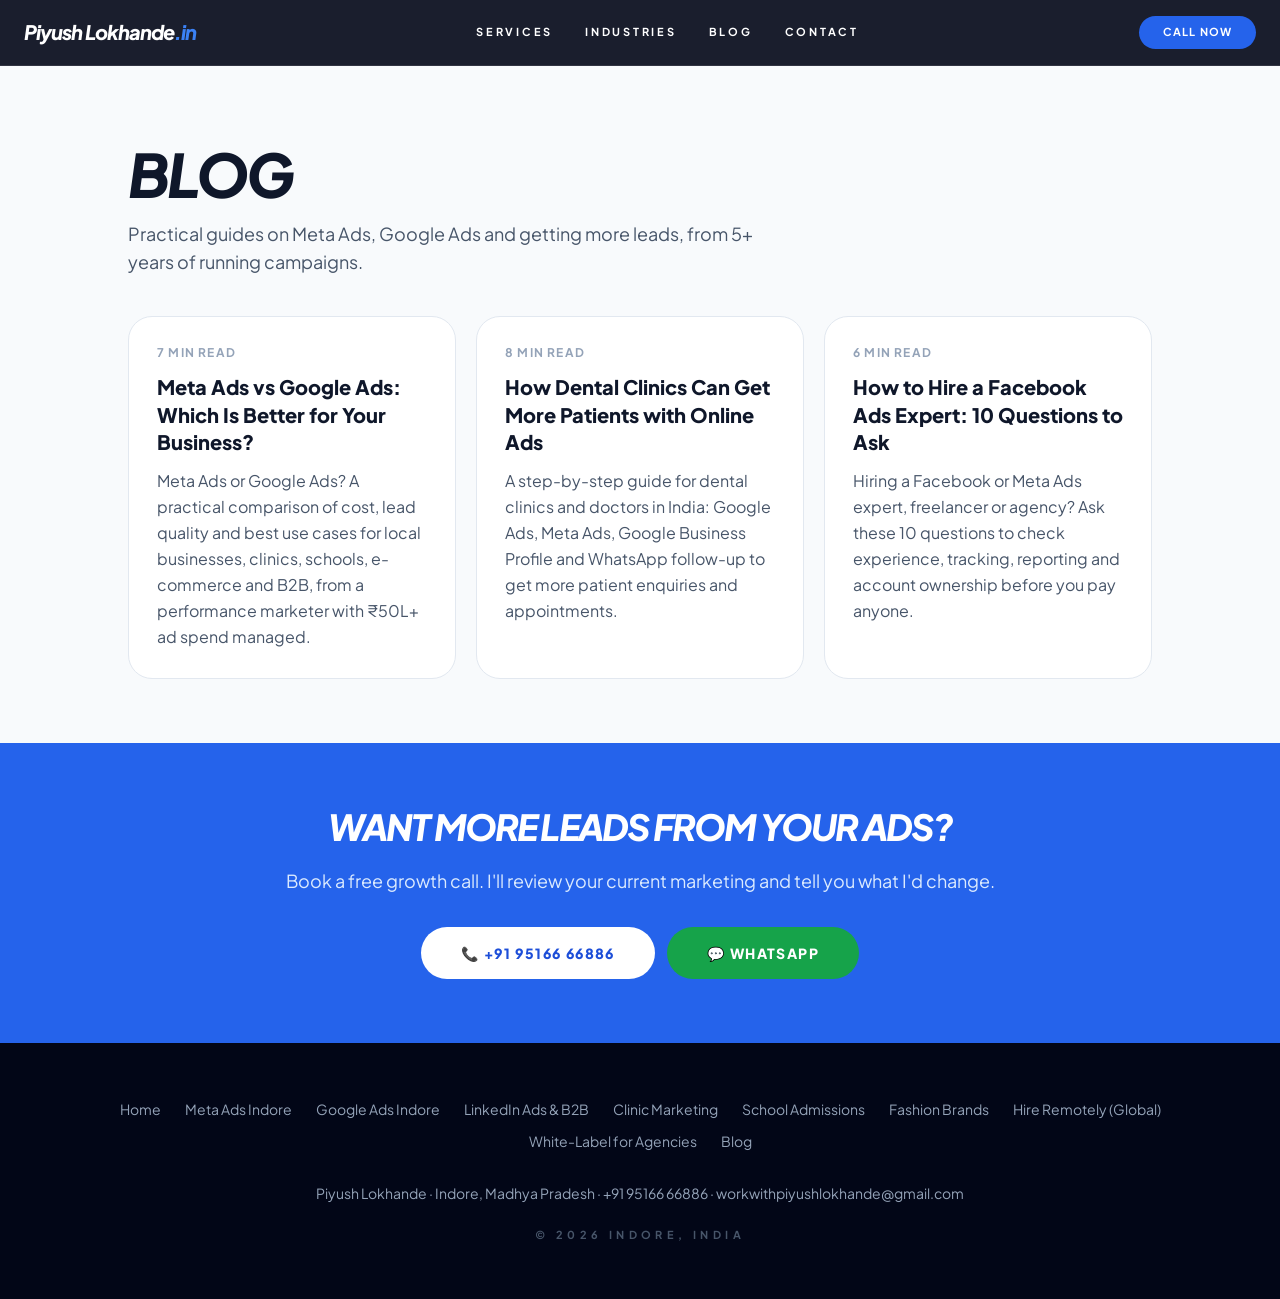
<file: blog/index.html>
<!DOCTYPE html>
<html lang="en-IN">
<head>
    <meta charset="UTF-8">
    <meta name="viewport" content="width=device-width, initial-scale=1.0">
    <title>Meta Ads &amp; Google Ads Blog | Piyush Lokhande</title>
    <meta name="description" content="Practical guides on Meta Ads, Google Ads and lead generation for clinics, schools, fashion brands, B2B companies and businesses abroad, by Indore-based performance marketer Piyush Lokhande.">
    <meta name="robots" content="index, follow, max-image-preview:large">
    <meta name="author" content="Piyush Lokhande">
    <link rel="canonical" href="https://piyushlokhande.in/blog/">
    <meta property="og:type" content="website">
    <meta property="og:locale" content="en_IN">
    <meta property="og:site_name" content="Piyush Lokhande">
    <meta property="og:url" content="https://piyushlokhande.in/blog/">
    <meta property="og:title" content="Meta Ads &amp; Google Ads Blog | Piyush Lokhande">
    <meta property="og:description" content="Practical guides on Meta Ads, Google Ads and lead generation for clinics, schools, fashion brands, B2B companies and businesses abroad, by Indore-based performance marketer Piyush Lokhande.">
    <meta property="og:image" content="https://piyushlokhande.in/images/og-piyush-lokhande.jpg">
    <meta name="twitter:card" content="summary_large_image">
    <link rel="icon" type="image/png" sizes="32x32" href="../images/favicon-32.png">
    <link rel="apple-touch-icon" href="../images/favicon-192.png">
    <script type="application/ld+json">
{
 "@context": "https://schema.org",
 "@type": "Blog",
 "name": "Piyush Lokhande Blog",
 "url": "https://piyushlokhande.in/blog/",
 "author": {
  "@type": "Person",
  "name": "Piyush Lokhande",
  "url": "https://piyushlokhande.in/"
 },
 "blogPost": [
  {
   "@type": "BlogPosting",
   "headline": "Meta Ads vs Google Ads: Which Is Better for Your Business?",
   "url": "https://piyushlokhande.in/blog/meta-ads-vs-google-ads.html",
   "datePublished": "2026-11-15"
  },
  {
   "@type": "BlogPosting",
   "headline": "How Dental Clinics Can Get More Patients with Online Ads",
   "url": "https://piyushlokhande.in/blog/how-dental-clinics-get-more-patients-with-ads.html",
   "datePublished": "2026-11-15"
  },
  {
   "@type": "BlogPosting",
   "headline": "How to Hire a Facebook Ads Expert: 10 Questions to Ask",
   "url": "https://piyushlokhande.in/blog/how-to-hire-a-facebook-ads-expert.html",
   "datePublished": "2026-11-15"
  }
 ]
}
    </script>
    <script>(function(w,d,s,l,i){w[l]=w[l]||[];w[l].push({'gtm.start':
    new Date().getTime(),event:'gtm.js'});var f=d.getElementsByTagName(s)[0],
    j=d.createElement(s),dl=l!='dataLayer'?'&l='+l:'';j.async=true;j.src=
    'https://www.googletagmanager.com/gtm.js?id='+i+dl;f.parentNode.insertBefore(j,f);
    })(window,document,'script','dataLayer','GTM-59L5B7SR');</script>
    <link rel="preconnect" href="https://fonts.googleapis.com">
    <link rel="preconnect" href="https://fonts.gstatic.com" crossorigin>
    <link href="https://fonts.googleapis.com/css2?family=Plus+Jakarta+Sans:wght@400;600;700;800&display=swap" rel="stylesheet">
    <style>
        html { scroll-behavior: smooth; scroll-padding-top: 84px; }
        body { font-family: 'Plus Jakarta Sans', sans-serif; overflow-x: hidden; }
        .faq-item summary::-webkit-details-marker { display: none; }
        .faq-item summary h3 { font: inherit; }
        .article h2 { font-size: 1.6rem; font-weight: 800; margin: 2.4rem 0 1rem; color: #0f172a; line-height: 1.25; }
        .article p { margin-bottom: 1.15rem; }
        .article ul, .article ol { margin: 0 0 1.4rem 1.3rem; }
        .article ul { list-style: disc; } .article ol { list-style: decimal; }
        .article li { margin-bottom: .6rem; padding-left: .2rem; }
        .article table { width: 100%; border-collapse: collapse; margin: 0 0 1.6rem; font-size: .95rem; }
        .article th, .article td { border: 1px solid #e2e8f0; padding: .7rem .8rem; text-align: left; vertical-align: top; }
        .article th { background: #f1f5f9; font-weight: 800; }
        .sticky-cta { position: fixed; left: 0; right: 0; bottom: 0; z-index: 60; display: grid; grid-template-columns: 1fr 1fr; gap: 8px; padding: 10px 12px calc(10px + env(safe-area-inset-bottom)); background: rgba(2,6,23,0.94); border-top: 1px solid rgba(255,255,255,0.1); }
        .sticky-cta a { display: flex; align-items: center; justify-content: center; padding: 14px 10px; border-radius: 999px; font-weight: 800; font-size: 14px; color: #fff; }
        .sticky-cta .cta-call { background: #2563eb; } .sticky-cta .cta-wa { background: #16a34a; }
        @media (min-width: 768px) { .sticky-cta { display: none; } }
        @media (max-width: 767px) { body { padding-bottom: 76px; } }
    </style>
    <link rel="stylesheet" href="../css/tailwind.css">
</head>
<body class="bg-slate-50 text-slate-900">
    <noscript><iframe src="https://www.googletagmanager.com/ns.html?id=GTM-59L5B7SR" height="0" width="0" style="display:none;visibility:hidden"></iframe></noscript>
    <nav class="fixed top-0 w-full z-50 bg-slate-950/90 backdrop-blur-md border-b border-white/10">
        <div class="max-w-7xl mx-auto px-6 py-4 flex justify-between items-center text-white">
            <a href="../" class="text-xl font-black italic tracking-tighter leading-none">Piyush Lokhande<span class="text-blue-500">.in</span></a>
            <div class="hidden md:flex gap-8 text-[11px] font-bold tracking-[0.25em] uppercase">
                <a href="../#services" class="hover:text-blue-400">Services</a>
                <a href="../#industries" class="hover:text-blue-400">Industries</a>
                <a href="./" class="hover:text-blue-400">Blog</a>
                <a href="../#contact" class="hover:text-blue-400">Contact</a>
            </div>
            <a href="tel:+919516666886" class="bg-blue-600 px-4 md:px-6 py-2 rounded-full hover:bg-white hover:text-black transition uppercase tracking-widest text-[11px] font-bold">Call Now</a>
        </div>
    </nav>

    <main class="pt-28 md:pt-36 pb-16 px-6">
        <div class="max-w-5xl mx-auto">
            <h1 class="text-4xl md:text-6xl font-black uppercase italic tracking-tighter mb-4">Blog</h1>
            <p class="text-slate-600 text-lg mb-10 max-w-2xl">Practical guides on Meta Ads, Google Ads and getting more leads, from 5+ years of running campaigns.</p>
            <div class="grid grid-cols-1 md:grid-cols-3 gap-5">
            <a href="meta-ads-vs-google-ads.html" class="block bg-white border border-slate-200 hover:border-blue-500 rounded-3xl p-7 transition">
                <p class="text-xs font-bold text-slate-400 uppercase tracking-widest mb-3">7 min read</p>
                <h2 class="text-xl font-black mb-3 leading-snug">Meta Ads vs Google Ads: Which Is Better for Your Business?</h2>
                <p class="text-slate-600 leading-relaxed">Meta Ads or Google Ads? A practical comparison of cost, lead quality and best use cases for local businesses, clinics, schools, e-commerce and B2B, from a performance marketer with ₹50L+ ad spend managed.</p>
            </a>
            <a href="how-dental-clinics-get-more-patients-with-ads.html" class="block bg-white border border-slate-200 hover:border-blue-500 rounded-3xl p-7 transition">
                <p class="text-xs font-bold text-slate-400 uppercase tracking-widest mb-3">8 min read</p>
                <h2 class="text-xl font-black mb-3 leading-snug">How Dental Clinics Can Get More Patients with Online Ads</h2>
                <p class="text-slate-600 leading-relaxed">A step-by-step guide for dental clinics and doctors in India: Google Ads, Meta Ads, Google Business Profile and WhatsApp follow-up to get more patient enquiries and appointments.</p>
            </a>
            <a href="how-to-hire-a-facebook-ads-expert.html" class="block bg-white border border-slate-200 hover:border-blue-500 rounded-3xl p-7 transition">
                <p class="text-xs font-bold text-slate-400 uppercase tracking-widest mb-3">6 min read</p>
                <h2 class="text-xl font-black mb-3 leading-snug">How to Hire a Facebook Ads Expert: 10 Questions to Ask</h2>
                <p class="text-slate-600 leading-relaxed">Hiring a Facebook or Meta Ads expert, freelancer or agency? Ask these 10 questions to check experience, tracking, reporting and account ownership before you pay anyone.</p>
            </a>
            </div>
        </div>
    </main>
    <section class="py-16 px-6 bg-blue-600 text-white text-center">
        <div class="max-w-3xl mx-auto">
            <h2 class="text-3xl md:text-4xl font-black uppercase italic tracking-tighter mb-5">Want more leads from your ads?</h2>
            <p class="text-blue-100 text-lg mb-8">Book a free growth call. I'll review your current marketing and tell you what I'd change.</p>
            <div class="flex flex-col sm:flex-row gap-3 justify-center">
                <a href="tel:+919516666886" class="bg-white text-blue-700 px-10 py-4 rounded-full font-black uppercase text-sm tracking-widest">📞 +91 95166 66886</a>
                <a href="https://wa.me/919516666886" class="bg-green-600 text-white px-10 py-4 rounded-full font-black uppercase text-sm tracking-widest">💬 WhatsApp</a>
            </div>
        </div>
    </section>
    <footer class="py-14 bg-slate-950 text-white text-center px-6">
        <nav class="flex flex-wrap justify-center gap-x-6 gap-y-3 mb-8 text-slate-400 text-sm" aria-label="Services">
            <a href="../" class="hover:text-white">Home</a>
            <a href="../meta-ads-agency-indore.html" class="hover:text-white">Meta Ads Indore</a>
            <a href="../google-ads-agency-indore.html" class="hover:text-white">Google Ads Indore</a>
            <a href="../linkedin-ads-b2b-lead-generation.html" class="hover:text-white">LinkedIn Ads &amp; B2B</a>
            <a href="../clinic-marketing.html" class="hover:text-white">Clinic Marketing</a>
            <a href="../school-admission-marketing.html" class="hover:text-white">School Admissions</a>
            <a href="../fashion-brand-marketing.html" class="hover:text-white">Fashion Brands</a>
            <a href="../hire-meta-ads-expert.html" class="hover:text-white">Hire Remotely (Global)</a>
            <a href="../white-label-ppc-for-agencies.html" class="hover:text-white">White-Label for Agencies</a>
            <a href="./" class="hover:text-white">Blog</a>
        </nav>
        <p class="text-slate-400 text-sm mb-6">Piyush Lokhande · Indore, Madhya Pradesh · <a href="tel:+919516666886" class="hover:text-white">+91 95166 66886</a> · <a href="mailto:workwithpiyushlokhande@gmail.com" class="hover:text-white">workwithpiyushlokhande@gmail.com</a></p>
        <p class="text-slate-600 text-[11px] uppercase font-bold tracking-[0.4em]">© 2026 Indore, India</p>
    </footer>
    <div class="sticky-cta"><a href="tel:+919516666886" class="cta-call">📞 Call Now</a><a href="https://wa.me/919516666886" class="cta-wa">💬 WhatsApp</a></div>
    <script>
        (function () {
            var t = encodeURIComponent("Hi Piyush, I read your blog and want to grow my business with ads. Can we talk?");
            document.querySelectorAll('a[href^="https://wa.me/"]').forEach(function (a) { if (a.href.indexOf('?') === -1) a.href += '?text=' + t; });
            window.dataLayer = window.dataLayer || [];
            document.addEventListener('click', function (e) {
                var a = e.target.closest && e.target.closest('a'); if (!a) return;
                var h = a.getAttribute('href') || '';
                var type = h.indexOf('tel:') === 0 ? 'call_click' : h.indexOf('wa.me') !== -1 ? 'whatsapp_click' : null;
                if (type) window.dataLayer.push({ event: type, page_slug: 'blog/index' });
            });
        })();
    </script>
</body>
</html>
</file>
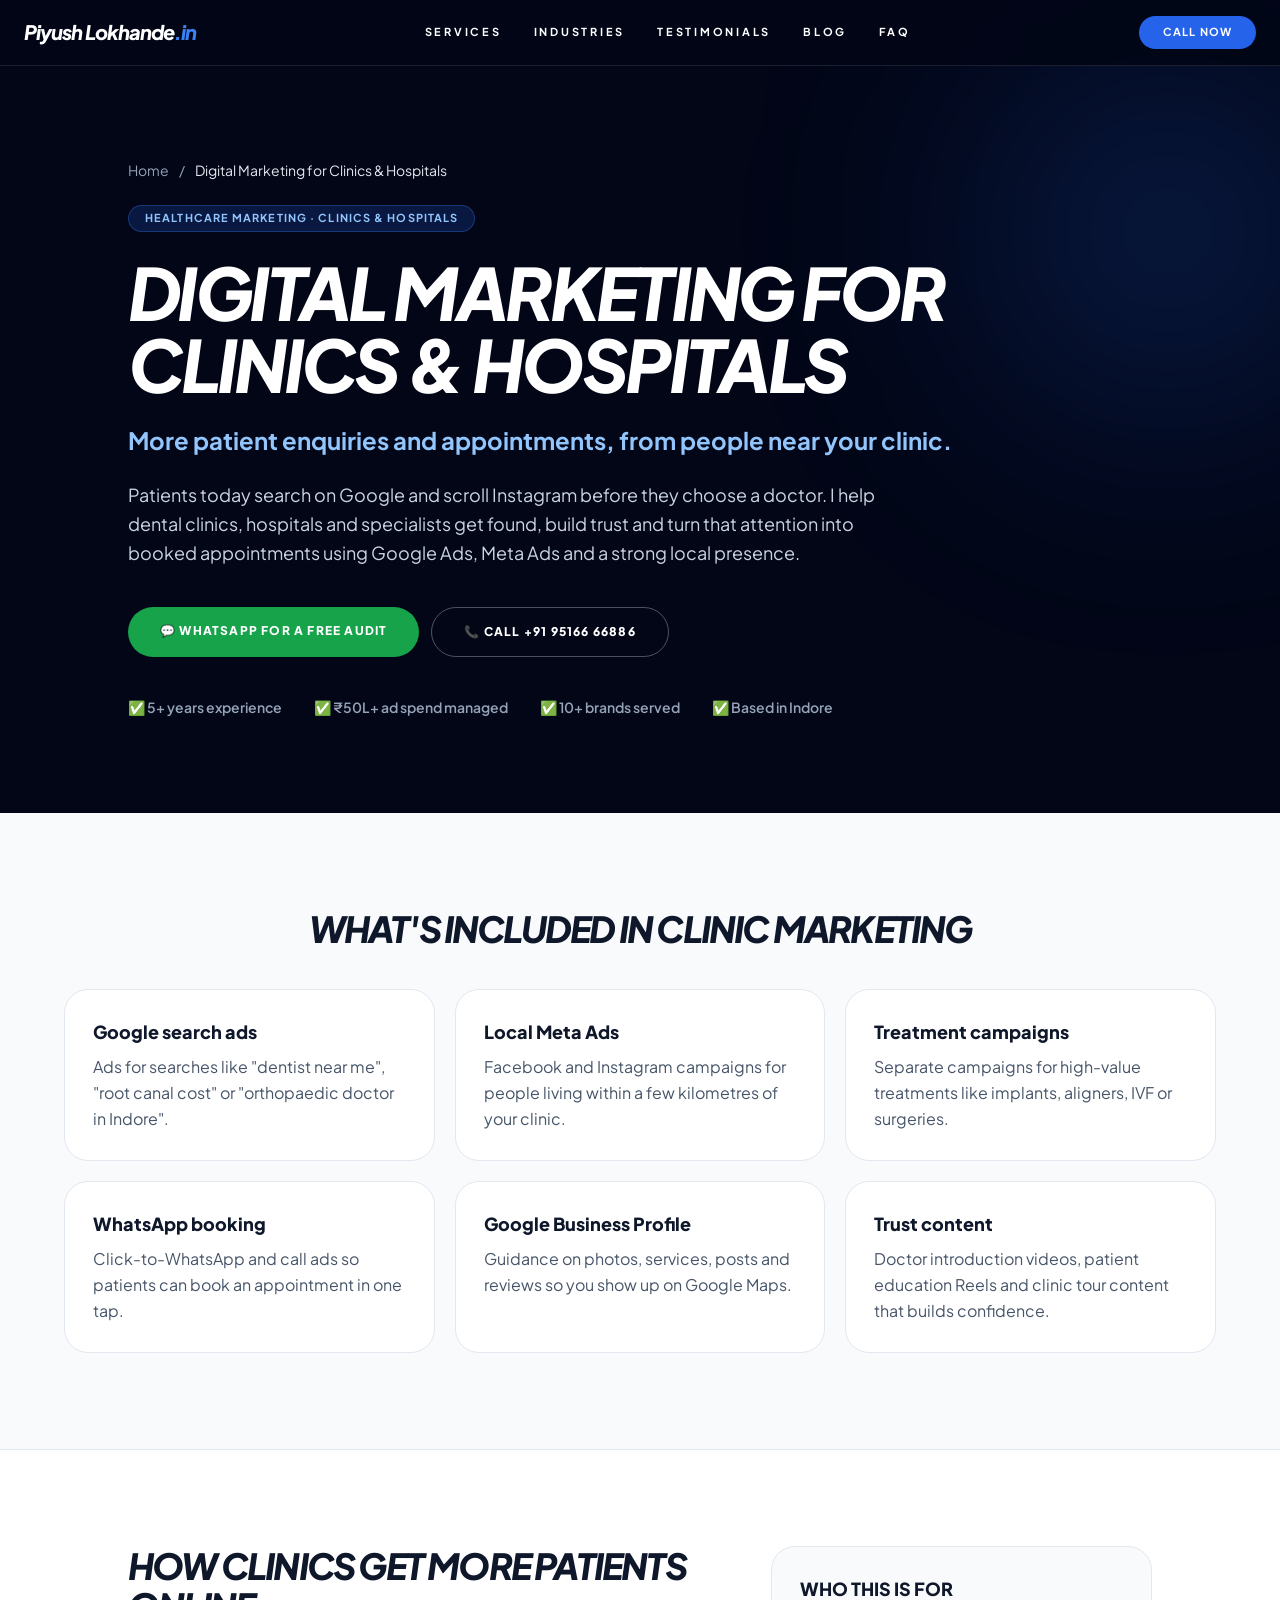
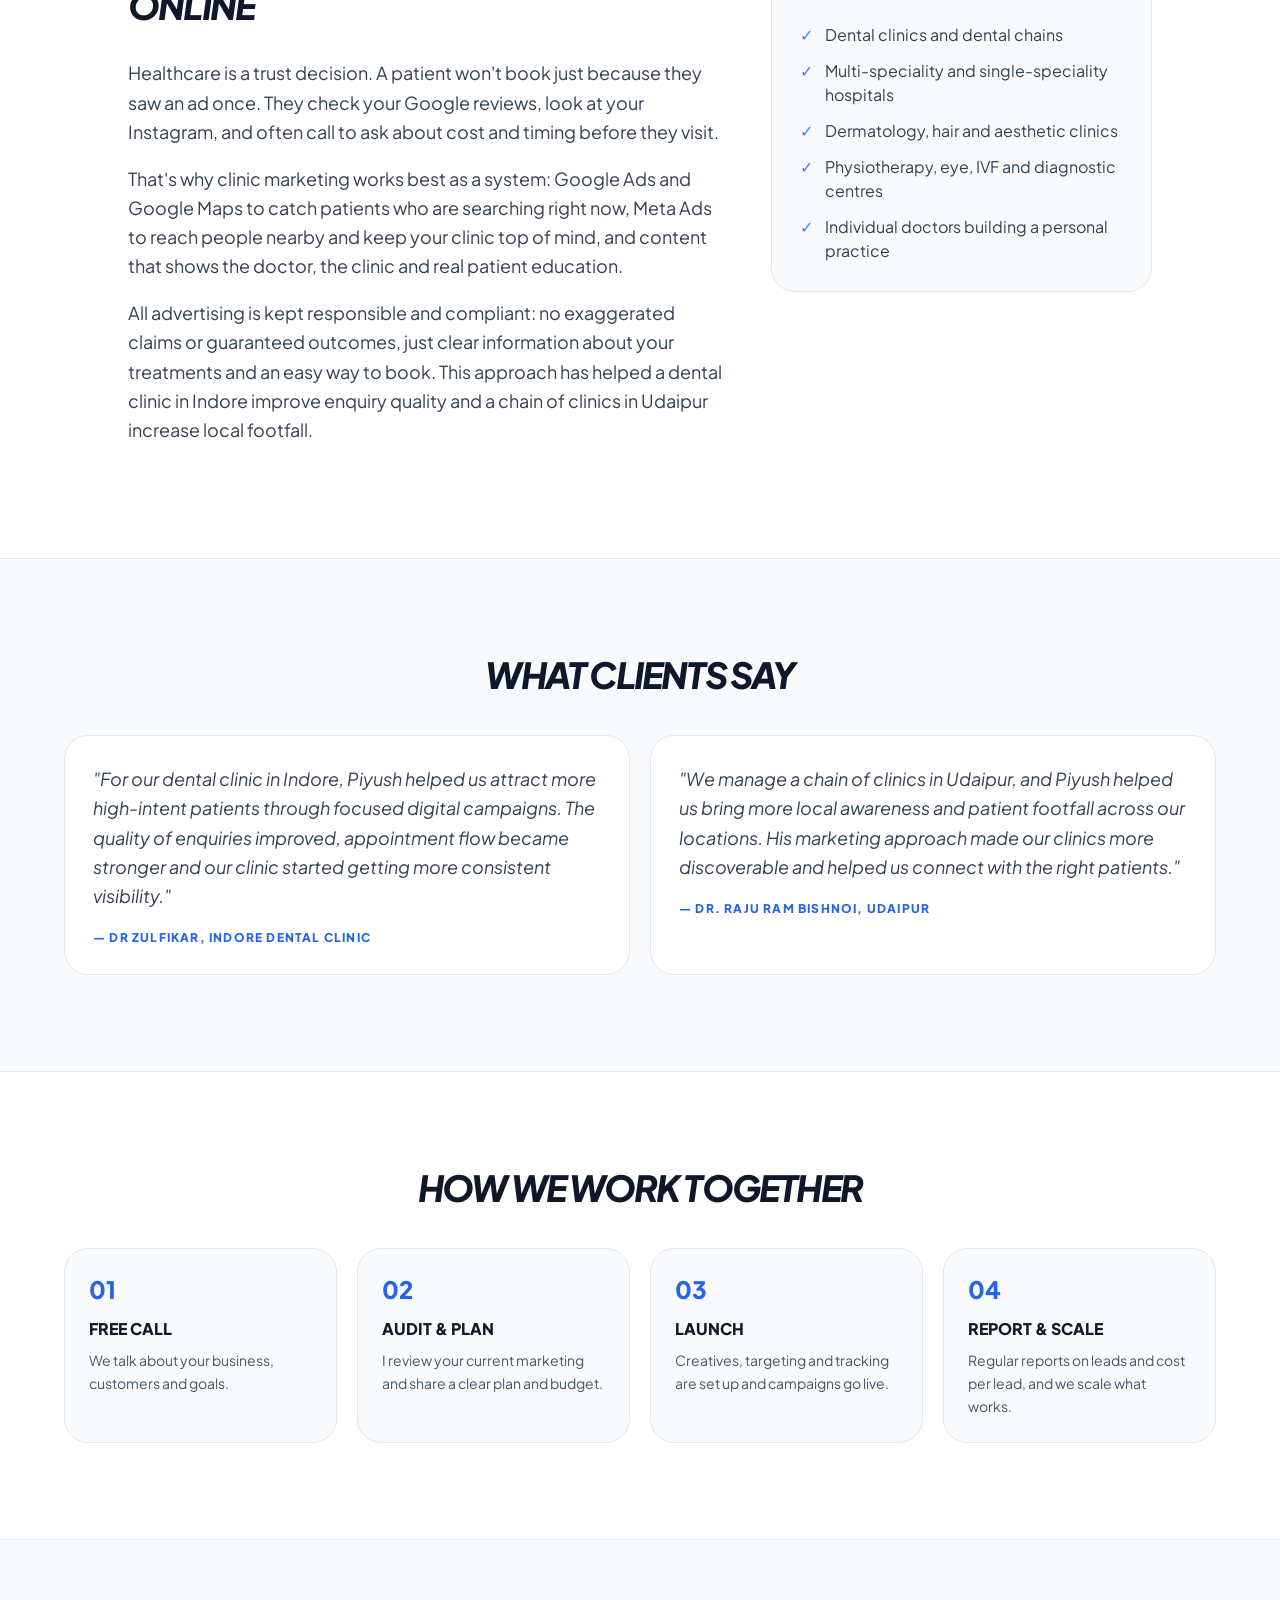
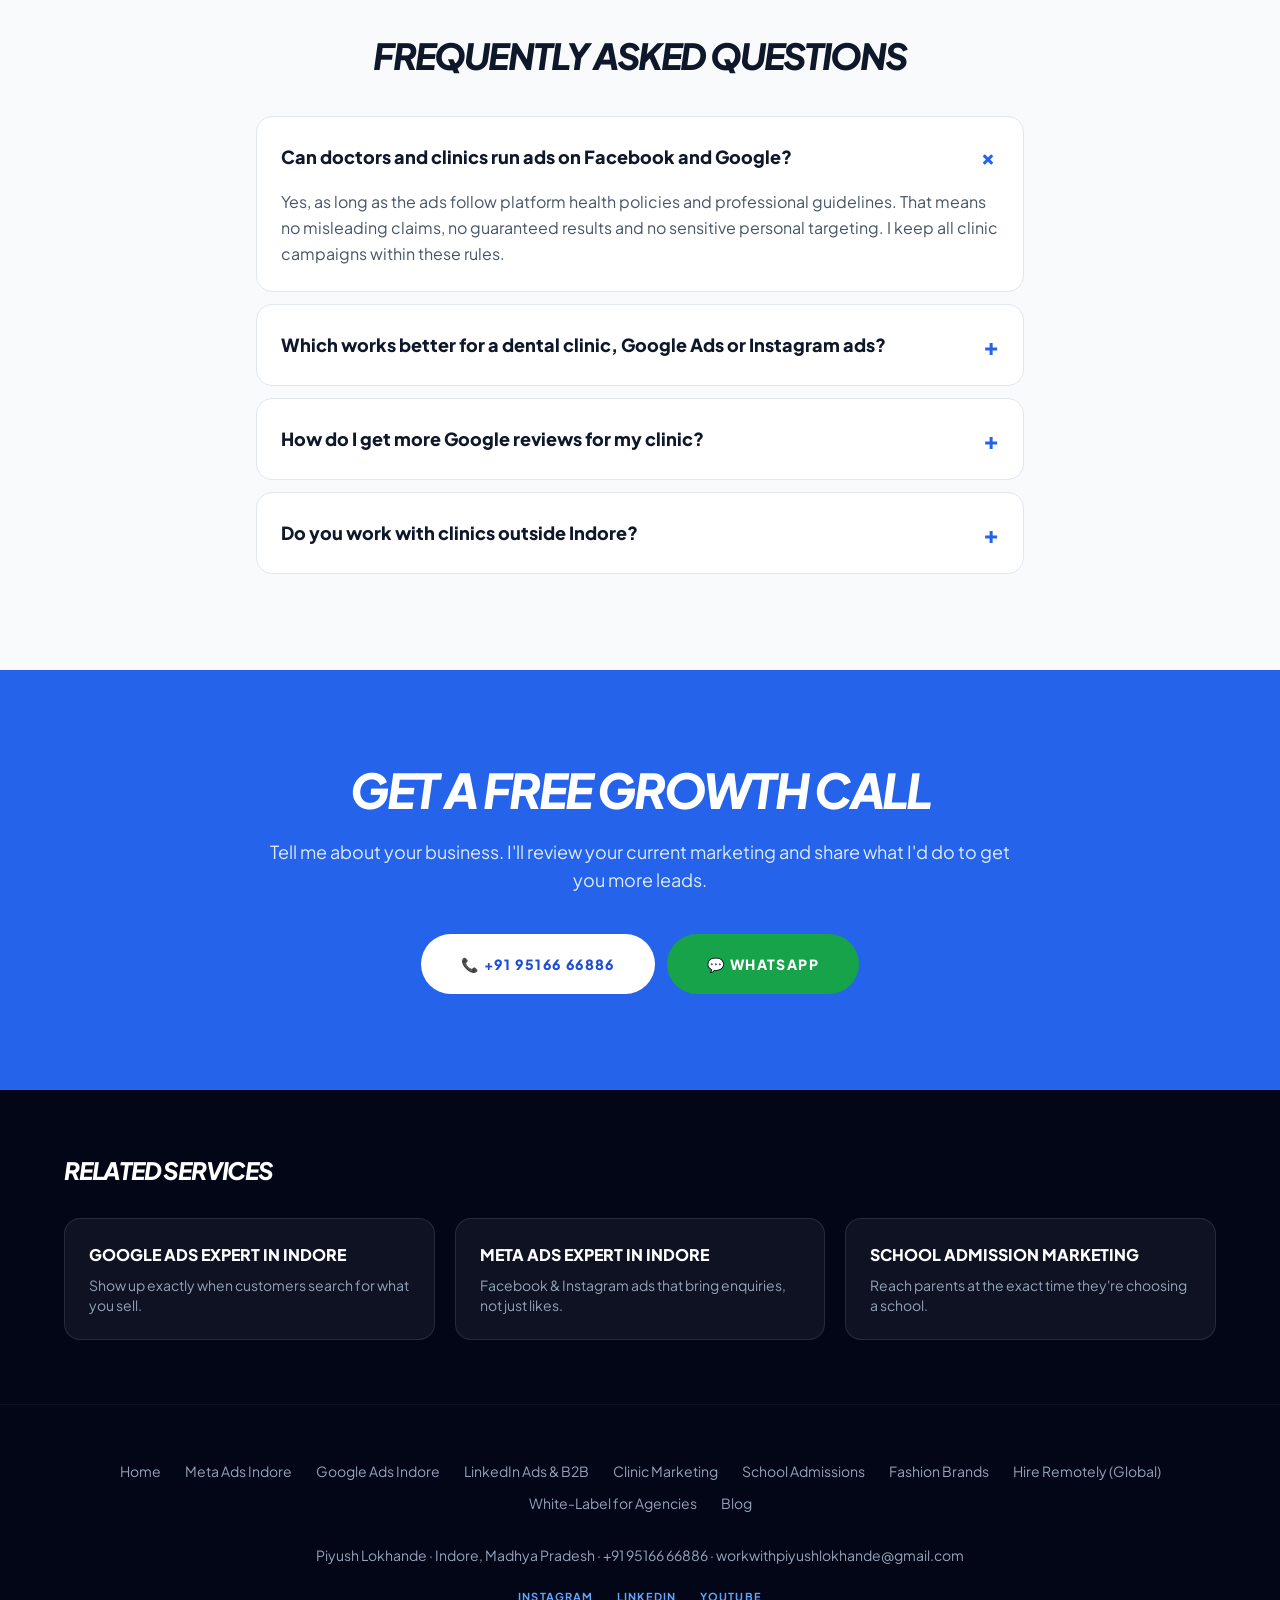
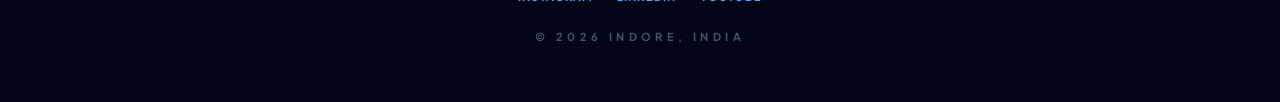
<file: clinic-marketing.html>
<!DOCTYPE html>
<html lang="en-IN">
<head>
    <meta charset="UTF-8">
    <meta name="viewport" content="width=device-width, initial-scale=1.0">
    <title>Dental Clinic &amp; Hospital Marketing | Piyush Lokhande</title>
    <meta name="description" content="Patient lead generation for dental clinics, hospitals and doctors with Meta Ads, Google Ads and local SEO. Trusted by clinics in Indore and Udaipur. By Piyush Lokhande.">
    <meta name="robots" content="index, follow, max-image-preview:large">
    <meta name="author" content="Piyush Lokhande">
    <link rel="canonical" href="https://piyushlokhande.in/clinic-marketing.html">
    <meta property="og:type" content="website">
    <meta property="og:locale" content="en_IN">
    <meta property="og:site_name" content="Piyush Lokhande">
    <meta property="og:url" content="https://piyushlokhande.in/clinic-marketing.html">
    <meta property="og:title" content="Dental Clinic &amp; Hospital Marketing | Piyush Lokhande">
    <meta property="og:description" content="Patient lead generation for dental clinics, hospitals and doctors with Meta Ads, Google Ads and local SEO. Trusted by clinics in Indore and Udaipur. By Piyush Lokhande.">
    <meta property="og:image" content="https://piyushlokhande.in/images/og-piyush-lokhande.jpg">
    <meta name="twitter:card" content="summary_large_image">
    <link rel="icon" type="image/png" sizes="32x32" href="images/favicon-32.png">
    <link rel="apple-touch-icon" href="images/favicon-192.png">
    <script type="application/ld+json">
{
 "@context": "https://schema.org",
 "@graph": [
  {
   "@type": "Service",
   "@id": "https://piyushlokhande.in/clinic-marketing.html#service",
   "name": "Clinic and hospital digital marketing",
   "serviceType": "Clinic and hospital digital marketing",
   "url": "https://piyushlokhande.in/clinic-marketing.html",
   "description": "Patient lead generation for dental clinics, hospitals and doctors with Meta Ads, Google Ads and local SEO. Trusted by clinics in Indore and Udaipur. By Piyush Lokhande.",
   "provider": {
    "@id": "https://piyushlokhande.in/#business"
   },
   "areaServed": [
    {
     "@type": "City",
     "name": "Indore"
    },
    {
     "@type": "Country",
     "name": "India"
    }
   ]
  },
  {
   "@type": "ProfessionalService",
   "@id": "https://piyushlokhande.in/#business",
   "name": "Piyush Lokhande - Performance Marketing",
   "url": "https://piyushlokhande.in/",
   "telephone": "+91-9516666886",
   "image": "https://piyushlokhande.in/images/og-piyush-lokhande.jpg",
   "address": {
    "@type": "PostalAddress",
    "addressLocality": "Indore",
    "addressRegion": "Madhya Pradesh",
    "addressCountry": "IN"
   }
  },
  {
   "@type": "BreadcrumbList",
   "itemListElement": [
    {
     "@type": "ListItem",
     "position": 1,
     "name": "Home",
     "item": "https://piyushlokhande.in/"
    },
    {
     "@type": "ListItem",
     "position": 2,
     "name": "Digital Marketing for Clinics & Hospitals",
     "item": "https://piyushlokhande.in/clinic-marketing.html"
    }
   ]
  },
  {
   "@type": "FAQPage",
   "mainEntity": [
    {
     "@type": "Question",
     "name": "Can doctors and clinics run ads on Facebook and Google?",
     "acceptedAnswer": {
      "@type": "Answer",
      "text": "Yes, as long as the ads follow platform health policies and professional guidelines. That means no misleading claims, no guaranteed results and no sensitive personal targeting. I keep all clinic campaigns within these rules."
     }
    },
    {
     "@type": "Question",
     "name": "Which works better for a dental clinic, Google Ads or Instagram ads?",
     "acceptedAnswer": {
      "@type": "Answer",
      "text": "Google Ads brings patients who need treatment now and are searching for it. Instagram and Facebook ads build awareness and work well for treatments like aligners, cosmetic dentistry and check-up offers. Most clinics benefit from both."
     }
    },
    {
     "@type": "Question",
     "name": "How do I get more Google reviews for my clinic?",
     "acceptedAnswer": {
      "@type": "Answer",
      "text": "Ask every happy patient at the end of the visit, and make it easy with a short review link on WhatsApp or a QR code at the reception. Reviews strongly affect both Google Maps ranking and ad performance."
     }
    },
    {
     "@type": "Question",
     "name": "Do you work with clinics outside Indore?",
     "acceptedAnswer": {
      "@type": "Answer",
      "text": "Yes. I've worked with clinics in Indore and a chain of clinics in Udaipur, and can run campaigns for clinics anywhere in India."
     }
    }
   ]
  }
 ]
}
    </script>
    <!-- Google Tag Manager -->
    <script>(function(w,d,s,l,i){w[l]=w[l]||[];w[l].push({'gtm.start':
    new Date().getTime(),event:'gtm.js'});var f=d.getElementsByTagName(s)[0],
    j=d.createElement(s),dl=l!='dataLayer'?'&l='+l:'';j.async=true;j.src=
    'https://www.googletagmanager.com/gtm.js?id='+i+dl;f.parentNode.insertBefore(j,f);
    })(window,document,'script','dataLayer','GTM-59L5B7SR');</script>
    <!-- End Google Tag Manager -->
    <link rel="preconnect" href="https://fonts.googleapis.com">
    <link rel="preconnect" href="https://fonts.gstatic.com" crossorigin>
    <link href="https://fonts.googleapis.com/css2?family=Plus+Jakarta+Sans:wght@400;600;700;800&display=swap" rel="stylesheet">
    <style>
        html { scroll-behavior: smooth; scroll-padding-top: 84px; }
        body { font-family: 'Plus Jakarta Sans', sans-serif; overflow-x: hidden; }
        .faq-item summary::-webkit-details-marker { display: none; }
        .faq-item summary h3 { font: inherit; }
        .prose-body p { margin-bottom: 1.1rem; }
        .sticky-cta { position: fixed; left: 0; right: 0; bottom: 0; z-index: 60; display: grid; grid-template-columns: 1fr 1fr; gap: 8px; padding: 10px 12px calc(10px + env(safe-area-inset-bottom)); background: rgba(2,6,23,0.94); backdrop-filter: blur(10px); border-top: 1px solid rgba(255,255,255,0.1); }
        .sticky-cta a { display: flex; align-items: center; justify-content: center; gap: 8px; padding: 14px 10px; border-radius: 999px; font-weight: 800; font-size: 14px; color: #fff; }
        .sticky-cta .cta-call { background: #2563eb; }
        .sticky-cta .cta-wa { background: #16a34a; }
        @media (min-width: 768px) { .sticky-cta { display: none; } }
        @media (max-width: 767px) { body { padding-bottom: 76px; } }
    </style>
    <link rel="stylesheet" href="css/tailwind.css">
</head>
<body class="bg-slate-50 text-slate-900">
    <noscript><iframe src="https://www.googletagmanager.com/ns.html?id=GTM-59L5B7SR" height="0" width="0" style="display:none;visibility:hidden"></iframe></noscript>

    <nav class="fixed top-0 w-full z-50 bg-slate-950/90 backdrop-blur-md border-b border-white/10">
        <div class="max-w-7xl mx-auto px-6 py-4 flex justify-between items-center text-white">
            <a href="./" class="text-xl font-black italic tracking-tighter leading-none">Piyush Lokhande<span class="text-blue-500">.in</span></a>
            <div class="hidden md:flex gap-8 text-[11px] font-bold tracking-[0.25em] uppercase">
                <a href="./#services" class="hover:text-blue-400 transition">Services</a>
                <a href="./#industries" class="hover:text-blue-400 transition">Industries</a>
                <a href="./#testimonials" class="hover:text-blue-400 transition">Testimonials</a>
                <a href="blog/" class="hover:text-blue-400 transition">Blog</a>
                <a href="#faq" class="hover:text-blue-400 transition">FAQ</a>
            </div>
            <a href="tel:+919516666886" class="bg-blue-600 px-4 md:px-6 py-2 rounded-full hover:bg-white hover:text-black transition uppercase tracking-widest text-[11px] font-bold">Call Now</a>
        </div>
    </nav>

    <header class="bg-slate-950 text-white pt-32 pb-16 md:pt-40 md:pb-24 px-6 relative overflow-hidden">
        <div class="absolute top-10 -right-20 w-96 h-96 bg-blue-600/20 rounded-full blur-[120px]"></div>
        <div class="max-w-5xl mx-auto relative">
            <nav aria-label="Breadcrumb" class="text-slate-400 text-sm mb-6"><a href="./" class="hover:text-white">Home</a> <span class="mx-2">/</span> <span class="text-slate-200">Digital Marketing for Clinics &amp; Hospitals</span></nav>
            <span class="inline-block bg-blue-600/20 text-blue-300 px-4 py-1 rounded-full text-[11px] font-bold tracking-widest uppercase mb-6 border border-blue-500/30">Healthcare Marketing · Clinics &amp; Hospitals</span>
            <h1 class="text-4xl md:text-6xl lg:text-7xl font-black tracking-tighter leading-[0.95] uppercase italic mb-6">Digital Marketing for Clinics &amp; Hospitals</h1>
            <p class="text-xl md:text-2xl font-bold text-blue-300 mb-6">More patient enquiries and appointments, from people near your clinic.</p>
            <p class="text-slate-300 text-lg leading-relaxed max-w-3xl mb-10">Patients today search on Google and scroll Instagram before they choose a doctor. I help dental clinics, hospitals and specialists get found, build trust and turn that attention into booked appointments using Google Ads, Meta Ads and a strong local presence.</p>
            <div class="flex flex-col sm:flex-row gap-3">
                <a href="https://wa.me/919516666886" class="inline-flex justify-center bg-green-600 text-white px-8 py-4 rounded-full font-black uppercase tracking-widest text-xs hover:bg-white hover:text-black transition">💬 WhatsApp for a free audit</a>
                <a href="tel:+919516666886" class="inline-flex justify-center border border-white/30 text-white px-8 py-4 rounded-full font-black uppercase tracking-widest text-xs hover:bg-white hover:text-black transition">📞 Call +91 95166 66886</a>
            </div>
            <div class="flex flex-wrap gap-x-8 gap-y-3 mt-10 text-sm text-slate-400 font-semibold">
                <span>✅ 5+ years experience</span><span>✅ ₹50L+ ad spend managed</span><span>✅ 10+ brands served</span><span>✅ Based in Indore</span>
            </div>
        </div>
    </header>

    <main>
        <section class="py-16 md:py-24 px-6">
            <div class="max-w-6xl mx-auto">
                <h2 class="text-3xl md:text-4xl font-black uppercase italic tracking-tighter mb-10 text-center">What&#x27;s included in clinic marketing</h2>
                <div class="grid grid-cols-1 sm:grid-cols-2 lg:grid-cols-3 gap-5">
                <div class="bg-white border border-slate-200 rounded-3xl p-6 md:p-7">
                    <h3 class="font-black text-lg mb-2 text-slate-900">Google search ads</h3>
                    <p class="text-slate-600 leading-relaxed">Ads for searches like &quot;dentist near me&quot;, &quot;root canal cost&quot; or &quot;orthopaedic doctor in Indore&quot;.</p>
                </div>
                <div class="bg-white border border-slate-200 rounded-3xl p-6 md:p-7">
                    <h3 class="font-black text-lg mb-2 text-slate-900">Local Meta Ads</h3>
                    <p class="text-slate-600 leading-relaxed">Facebook and Instagram campaigns for people living within a few kilometres of your clinic.</p>
                </div>
                <div class="bg-white border border-slate-200 rounded-3xl p-6 md:p-7">
                    <h3 class="font-black text-lg mb-2 text-slate-900">Treatment campaigns</h3>
                    <p class="text-slate-600 leading-relaxed">Separate campaigns for high-value treatments like implants, aligners, IVF or surgeries.</p>
                </div>
                <div class="bg-white border border-slate-200 rounded-3xl p-6 md:p-7">
                    <h3 class="font-black text-lg mb-2 text-slate-900">WhatsApp booking</h3>
                    <p class="text-slate-600 leading-relaxed">Click-to-WhatsApp and call ads so patients can book an appointment in one tap.</p>
                </div>
                <div class="bg-white border border-slate-200 rounded-3xl p-6 md:p-7">
                    <h3 class="font-black text-lg mb-2 text-slate-900">Google Business Profile</h3>
                    <p class="text-slate-600 leading-relaxed">Guidance on photos, services, posts and reviews so you show up on Google Maps.</p>
                </div>
                <div class="bg-white border border-slate-200 rounded-3xl p-6 md:p-7">
                    <h3 class="font-black text-lg mb-2 text-slate-900">Trust content</h3>
                    <p class="text-slate-600 leading-relaxed">Doctor introduction videos, patient education Reels and clinic tour content that builds confidence.</p>
                </div>
                </div>
            </div>
        </section>

        <section class="py-16 md:py-24 px-6 bg-white border-y border-slate-200">
            <div class="max-w-5xl mx-auto grid grid-cols-1 md:grid-cols-5 gap-12">
                <div class="md:col-span-3">
                    <h2 class="text-3xl md:text-4xl font-black uppercase italic tracking-tighter mb-8">How clinics get more patients online</h2>
                    <div class="prose-body text-slate-700 text-lg leading-relaxed">
                <p>Healthcare is a trust decision. A patient won&#x27;t book just because they saw an ad once. They check your Google reviews, look at your Instagram, and often call to ask about cost and timing before they visit.</p>
                <p>That&#x27;s why clinic marketing works best as a system: Google Ads and Google Maps to catch patients who are searching right now, Meta Ads to reach people nearby and keep your clinic top of mind, and content that shows the doctor, the clinic and real patient education.</p>
                <p>All advertising is kept responsible and compliant: no exaggerated claims or guaranteed outcomes, just clear information about your treatments and an easy way to book. This approach has helped a dental clinic in Indore improve enquiry quality and a chain of clinics in Udaipur increase local footfall.</p>
                    </div>
                </div>
                <aside class="md:col-span-2 bg-slate-50 border border-slate-200 rounded-3xl p-7 h-fit">
                    <h2 class="font-black uppercase text-lg mb-5">Who this is for</h2>
                    <ul class="space-y-3 text-slate-700">
                    <li class="flex gap-3"><span class="text-blue-500">✓</span><span>Dental clinics and dental chains</span></li>
                    <li class="flex gap-3"><span class="text-blue-500">✓</span><span>Multi-speciality and single-speciality hospitals</span></li>
                    <li class="flex gap-3"><span class="text-blue-500">✓</span><span>Dermatology, hair and aesthetic clinics</span></li>
                    <li class="flex gap-3"><span class="text-blue-500">✓</span><span>Physiotherapy, eye, IVF and diagnostic centres</span></li>
                    <li class="flex gap-3"><span class="text-blue-500">✓</span><span>Individual doctors building a personal practice</span></li>
                    </ul>
                </aside>
            </div>
        </section>

        <section class="py-16 md:py-24 px-6">
            <div class="max-w-6xl mx-auto">
                <h2 class="text-3xl md:text-4xl font-black uppercase italic tracking-tighter mb-10 text-center">What clients say</h2>
                <div class="grid grid-cols-1 md:grid-cols-2 gap-5">
                <figure class="bg-white border border-slate-200 rounded-3xl p-7 text-left">
                    <blockquote class="text-slate-700 text-lg leading-relaxed italic">"For our dental clinic in Indore, Piyush helped us attract more high-intent patients through focused digital campaigns. The quality of enquiries improved, appointment flow became stronger and our clinic started getting more consistent visibility."</blockquote>
                    <figcaption class="mt-5 text-blue-600 font-black uppercase tracking-widest text-xs">— Dr Zulfikar, Indore Dental Clinic</figcaption>
                </figure>
                <figure class="bg-white border border-slate-200 rounded-3xl p-7 text-left">
                    <blockquote class="text-slate-700 text-lg leading-relaxed italic">"We manage a chain of clinics in Udaipur, and Piyush helped us bring more local awareness and patient footfall across our locations. His marketing approach made our clinics more discoverable and helped us connect with the right patients."</blockquote>
                    <figcaption class="mt-5 text-blue-600 font-black uppercase tracking-widest text-xs">— Dr. Raju Ram Bishnoi, Udaipur</figcaption>
                </figure>
                </div>
            </div>
        </section>

        <section class="py-16 md:py-24 px-6 bg-white border-y border-slate-200">
            <div class="max-w-6xl mx-auto">
                <h2 class="text-3xl md:text-4xl font-black uppercase italic tracking-tighter mb-10 text-center">How we work together</h2>
                <ol class="grid grid-cols-1 sm:grid-cols-2 md:grid-cols-4 gap-5">
                    <li class="bg-slate-50 border border-slate-200 rounded-3xl p-6"><p class="text-blue-600 font-black text-2xl mb-3">01</p><p class="font-black uppercase mb-2">Free call</p><p class="text-slate-600 text-sm leading-relaxed">We talk about your business, customers and goals.</p></li>
                    <li class="bg-slate-50 border border-slate-200 rounded-3xl p-6"><p class="text-blue-600 font-black text-2xl mb-3">02</p><p class="font-black uppercase mb-2">Audit &amp; plan</p><p class="text-slate-600 text-sm leading-relaxed">I review your current marketing and share a clear plan and budget.</p></li>
                    <li class="bg-slate-50 border border-slate-200 rounded-3xl p-6"><p class="text-blue-600 font-black text-2xl mb-3">03</p><p class="font-black uppercase mb-2">Launch</p><p class="text-slate-600 text-sm leading-relaxed">Creatives, targeting and tracking are set up and campaigns go live.</p></li>
                    <li class="bg-slate-50 border border-slate-200 rounded-3xl p-6"><p class="text-blue-600 font-black text-2xl mb-3">04</p><p class="font-black uppercase mb-2">Report &amp; scale</p><p class="text-slate-600 text-sm leading-relaxed">Regular reports on leads and cost per lead, and we scale what works.</p></li>
                </ol>
            </div>
        </section>

        <section id="faq" class="py-16 md:py-24 px-6">
            <div class="max-w-3xl mx-auto">
                <h2 class="text-3xl md:text-4xl font-black uppercase italic tracking-tighter mb-10 text-center">Frequently asked questions</h2>
                <div class="space-y-3">
                <details class="faq-item group border border-slate-200 rounded-2xl p-5 md:p-6 bg-white" open>
                    <summary class="flex justify-between items-center gap-4 cursor-pointer font-black text-base md:text-lg text-slate-900 list-none"><h3>Can doctors and clinics run ads on Facebook and Google?</h3><span class="text-blue-600 text-2xl group-open:rotate-45 transition">+</span></summary>
                    <p class="text-slate-600 leading-relaxed mt-4">Yes, as long as the ads follow platform health policies and professional guidelines. That means no misleading claims, no guaranteed results and no sensitive personal targeting. I keep all clinic campaigns within these rules.</p>
                </details>
                <details class="faq-item group border border-slate-200 rounded-2xl p-5 md:p-6 bg-white">
                    <summary class="flex justify-between items-center gap-4 cursor-pointer font-black text-base md:text-lg text-slate-900 list-none"><h3>Which works better for a dental clinic, Google Ads or Instagram ads?</h3><span class="text-blue-600 text-2xl group-open:rotate-45 transition">+</span></summary>
                    <p class="text-slate-600 leading-relaxed mt-4">Google Ads brings patients who need treatment now and are searching for it. Instagram and Facebook ads build awareness and work well for treatments like aligners, cosmetic dentistry and check-up offers. Most clinics benefit from both.</p>
                </details>
                <details class="faq-item group border border-slate-200 rounded-2xl p-5 md:p-6 bg-white">
                    <summary class="flex justify-between items-center gap-4 cursor-pointer font-black text-base md:text-lg text-slate-900 list-none"><h3>How do I get more Google reviews for my clinic?</h3><span class="text-blue-600 text-2xl group-open:rotate-45 transition">+</span></summary>
                    <p class="text-slate-600 leading-relaxed mt-4">Ask every happy patient at the end of the visit, and make it easy with a short review link on WhatsApp or a QR code at the reception. Reviews strongly affect both Google Maps ranking and ad performance.</p>
                </details>
                <details class="faq-item group border border-slate-200 rounded-2xl p-5 md:p-6 bg-white">
                    <summary class="flex justify-between items-center gap-4 cursor-pointer font-black text-base md:text-lg text-slate-900 list-none"><h3>Do you work with clinics outside Indore?</h3><span class="text-blue-600 text-2xl group-open:rotate-45 transition">+</span></summary>
                    <p class="text-slate-600 leading-relaxed mt-4">Yes. I&#x27;ve worked with clinics in Indore and a chain of clinics in Udaipur, and can run campaigns for clinics anywhere in India.</p>
                </details>
                </div>
            </div>
        </section>

        <section class="py-16 md:py-24 px-6 bg-blue-600 text-white text-center">
            <div class="max-w-3xl mx-auto">
                <h2 class="text-3xl md:text-5xl font-black uppercase italic tracking-tighter mb-6">Get a free growth call</h2>
                <p class="text-blue-100 text-lg mb-10">Tell me about your business. I'll review your current marketing and share what I'd do to get you more leads.</p>
                <div class="flex flex-col sm:flex-row gap-3 justify-center">
                    <a href="tel:+919516666886" class="bg-white text-blue-700 px-10 py-5 rounded-full font-black uppercase text-sm tracking-widest hover:bg-slate-900 hover:text-white transition">📞 +91 95166 66886</a>
                    <a href="https://wa.me/919516666886" class="bg-green-600 text-white px-10 py-5 rounded-full font-black uppercase text-sm tracking-widest hover:bg-slate-900 transition">💬 WhatsApp</a>
                </div>
            </div>
        </section>

        <section class="py-16 px-6 bg-slate-950 text-white">
            <div class="max-w-6xl mx-auto">
                <h2 class="text-2xl font-black uppercase italic tracking-tighter mb-8">Related services</h2>
                <div class="grid grid-cols-1 md:grid-cols-3 gap-5">
                <a href="google-ads-agency-indore.html" class="block border border-white/10 bg-white/[0.05] hover:border-blue-500 rounded-2xl p-6 transition">
                    <p class="font-black uppercase">Google Ads Expert in Indore</p>
                    <p class="text-slate-400 text-sm mt-2">Show up exactly when customers search for what you sell.</p>
                </a>
                <a href="meta-ads-agency-indore.html" class="block border border-white/10 bg-white/[0.05] hover:border-blue-500 rounded-2xl p-6 transition">
                    <p class="font-black uppercase">Meta Ads Expert in Indore</p>
                    <p class="text-slate-400 text-sm mt-2">Facebook &amp; Instagram ads that bring enquiries, not just likes.</p>
                </a>
                <a href="school-admission-marketing.html" class="block border border-white/10 bg-white/[0.05] hover:border-blue-500 rounded-2xl p-6 transition">
                    <p class="font-black uppercase">School Admission Marketing</p>
                    <p class="text-slate-400 text-sm mt-2">Reach parents at the exact time they&#x27;re choosing a school.</p>
                </a>
                </div>
            </div>
        </section>
    </main>

    <footer class="py-14 bg-slate-950 text-white text-center border-t border-white/5 px-6">
        <nav class="flex flex-wrap justify-center gap-x-6 gap-y-3 mb-8 text-slate-400 text-sm" aria-label="Services">
            <a href="./" class="hover:text-white">Home</a>
            <a href="meta-ads-agency-indore.html" class="hover:text-white">Meta Ads Indore</a>
            <a href="google-ads-agency-indore.html" class="hover:text-white">Google Ads Indore</a>
            <a href="linkedin-ads-b2b-lead-generation.html" class="hover:text-white">LinkedIn Ads &amp; B2B</a>
            <a href="clinic-marketing.html" class="hover:text-white">Clinic Marketing</a>
            <a href="school-admission-marketing.html" class="hover:text-white">School Admissions</a>
            <a href="fashion-brand-marketing.html" class="hover:text-white">Fashion Brands</a>
            <a href="hire-meta-ads-expert.html" class="hover:text-white">Hire Remotely (Global)</a>
            <a href="white-label-ppc-for-agencies.html" class="hover:text-white">White-Label for Agencies</a>
            <a href="blog/" class="hover:text-white">Blog</a>
        </nav>
        <p class="text-slate-400 text-sm mb-6">Piyush Lokhande · Indore, Madhya Pradesh · <a href="tel:+919516666886" class="hover:text-white">+91 95166 66886</a> · <a href="mailto:workwithpiyushlokhande@gmail.com" class="hover:text-white">workwithpiyushlokhande@gmail.com</a></p>
        <div class="flex justify-center gap-6 text-blue-400 font-bold uppercase text-[11px] tracking-widest mb-6">
            <a href="https://instagram.com/piyushlokhande_" target="_blank" rel="noopener">Instagram</a>
            <a href="https://linkedin.com/in/piyush-lokhande-59828b215" target="_blank" rel="noopener">LinkedIn</a>
            <a href="https://www.youtube.com/@Piyushlokhande-yt1" target="_blank" rel="noopener">YouTube</a>
        </div>
        <p class="text-slate-600 text-[11px] uppercase font-bold tracking-[0.4em]">© 2026 Indore, India</p>
    </footer>

    <div class="sticky-cta" aria-label="Quick contact">
        <a href="tel:+919516666886" class="cta-call">📞 Call Now</a>
        <a href="https://wa.me/919516666886" class="cta-wa">💬 WhatsApp</a>
    </div>

    <script>
        (function () {
            var waText = encodeURIComponent("Hi Piyush, I found your website (Clinic Marketing page). I want to grow my business with ads. Can we talk?");
            document.querySelectorAll('a[href^="https://wa.me/"]').forEach(function (a) {
                if (a.href.indexOf('?') === -1) a.href = a.href + '?text=' + waText;
            });
            window.dataLayer = window.dataLayer || [];
            document.addEventListener('click', function (e) {
                var a = e.target.closest && e.target.closest('a');
                if (!a) return;
                var href = a.getAttribute('href') || '';
                var type = href.indexOf('tel:') === 0 ? 'call_click' : href.indexOf('wa.me') !== -1 ? 'whatsapp_click' : href.indexOf('mailto:') === 0 ? 'email_click' : null;
                if (type) window.dataLayer.push({ event: type, page_slug: 'clinic-marketing' });
            });
        })();
    </script>
</body>
</html>
</file>
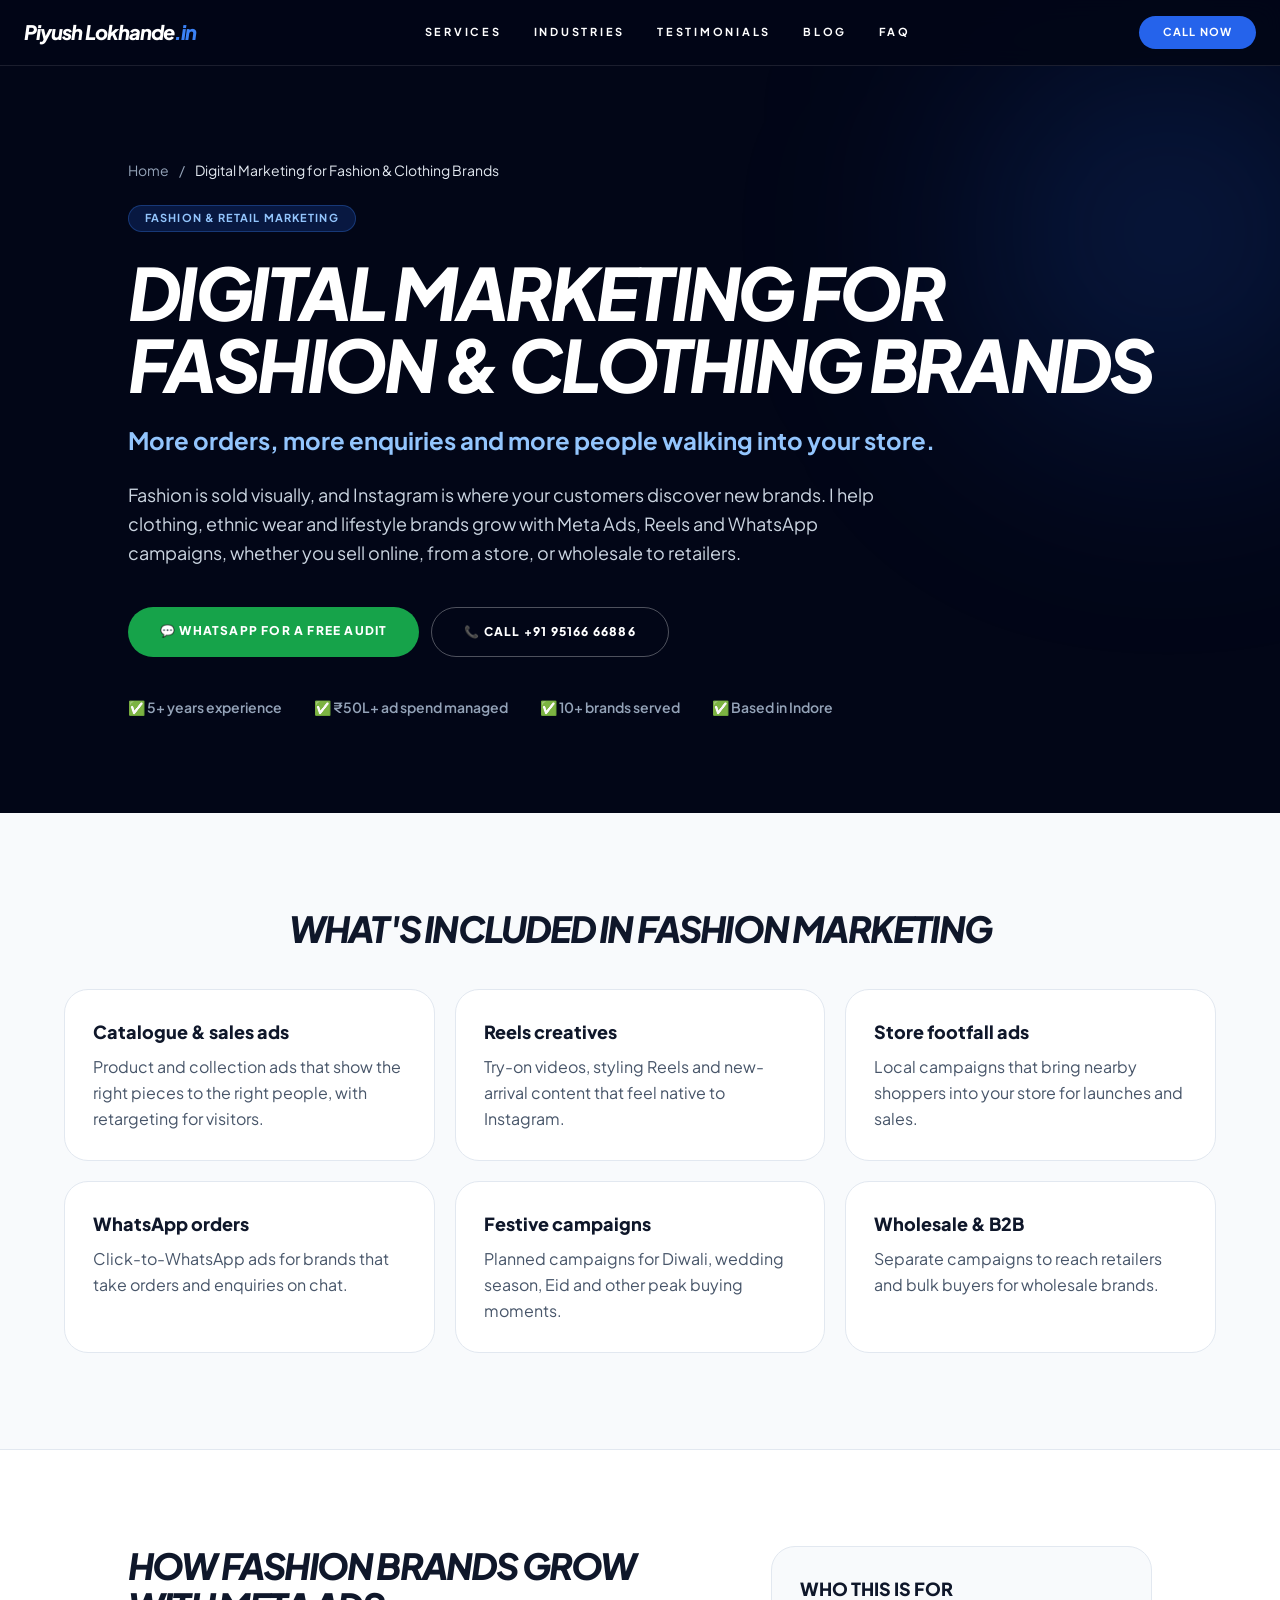
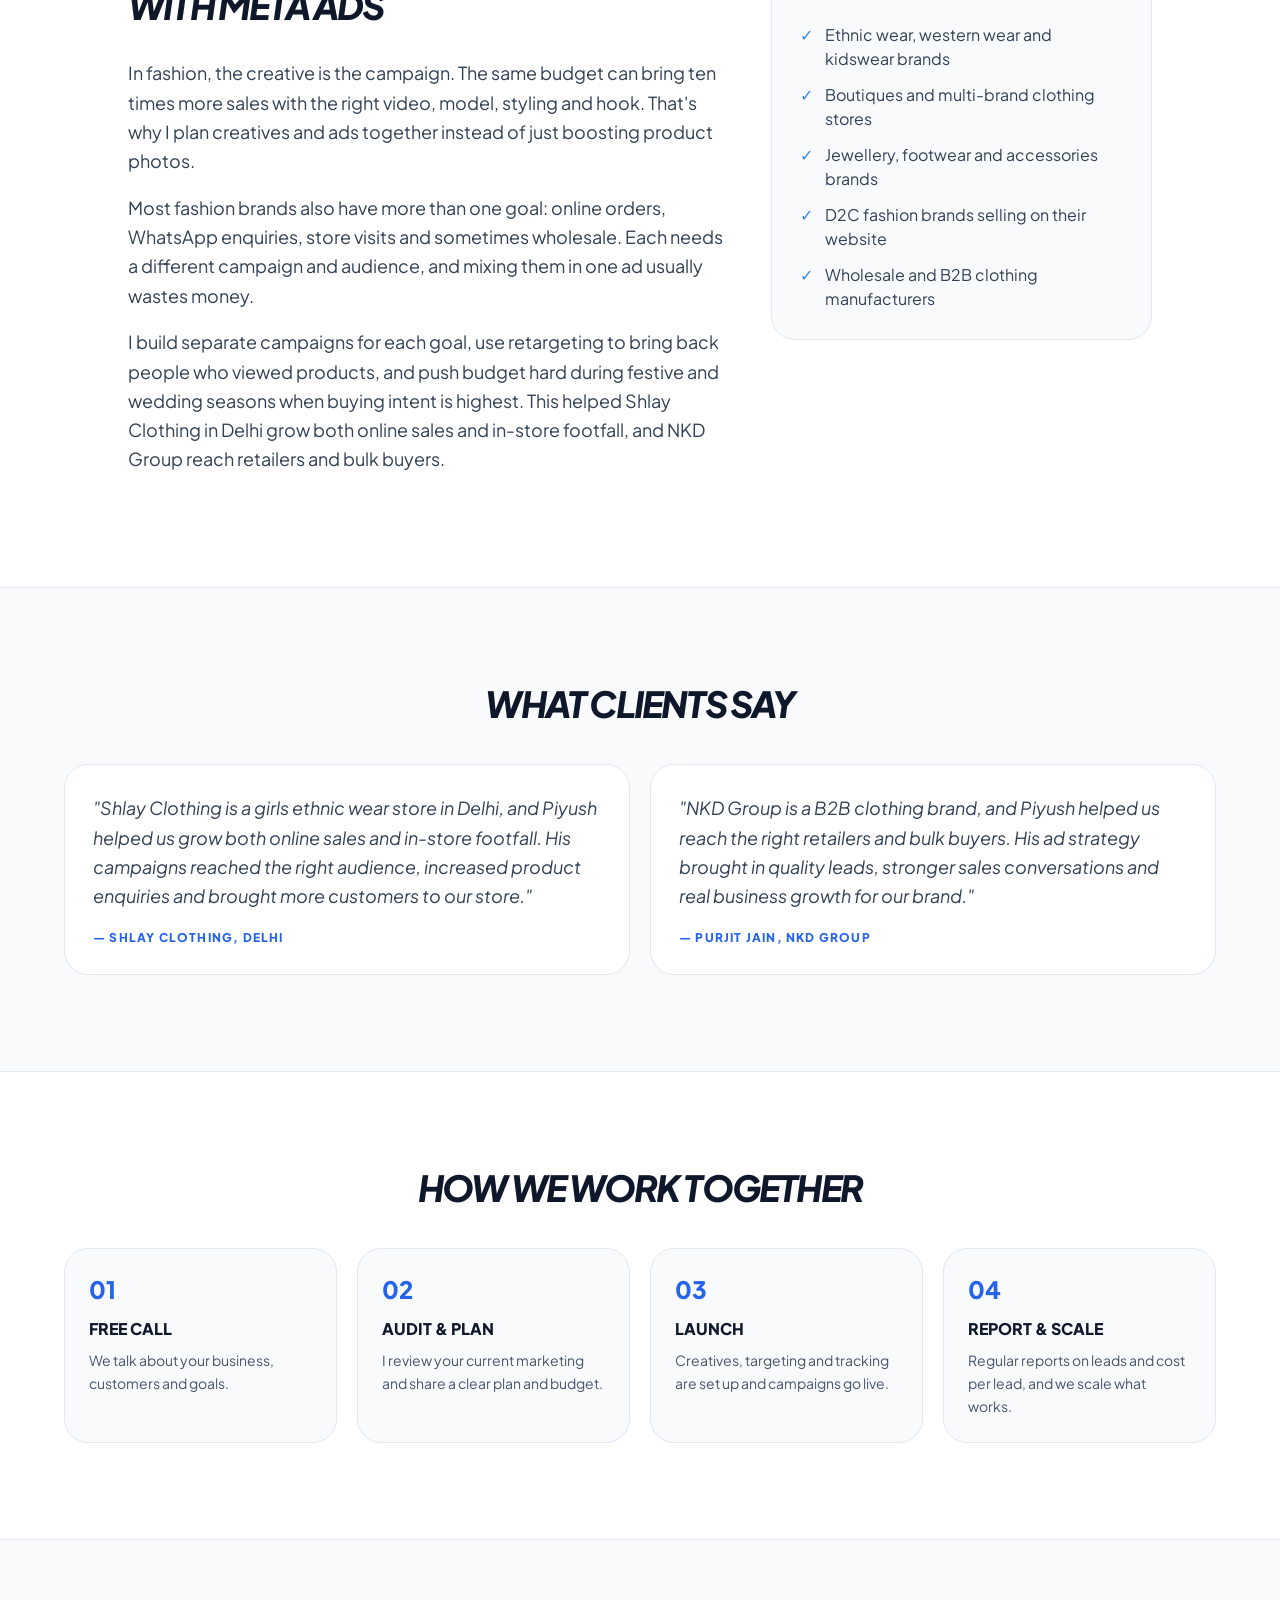
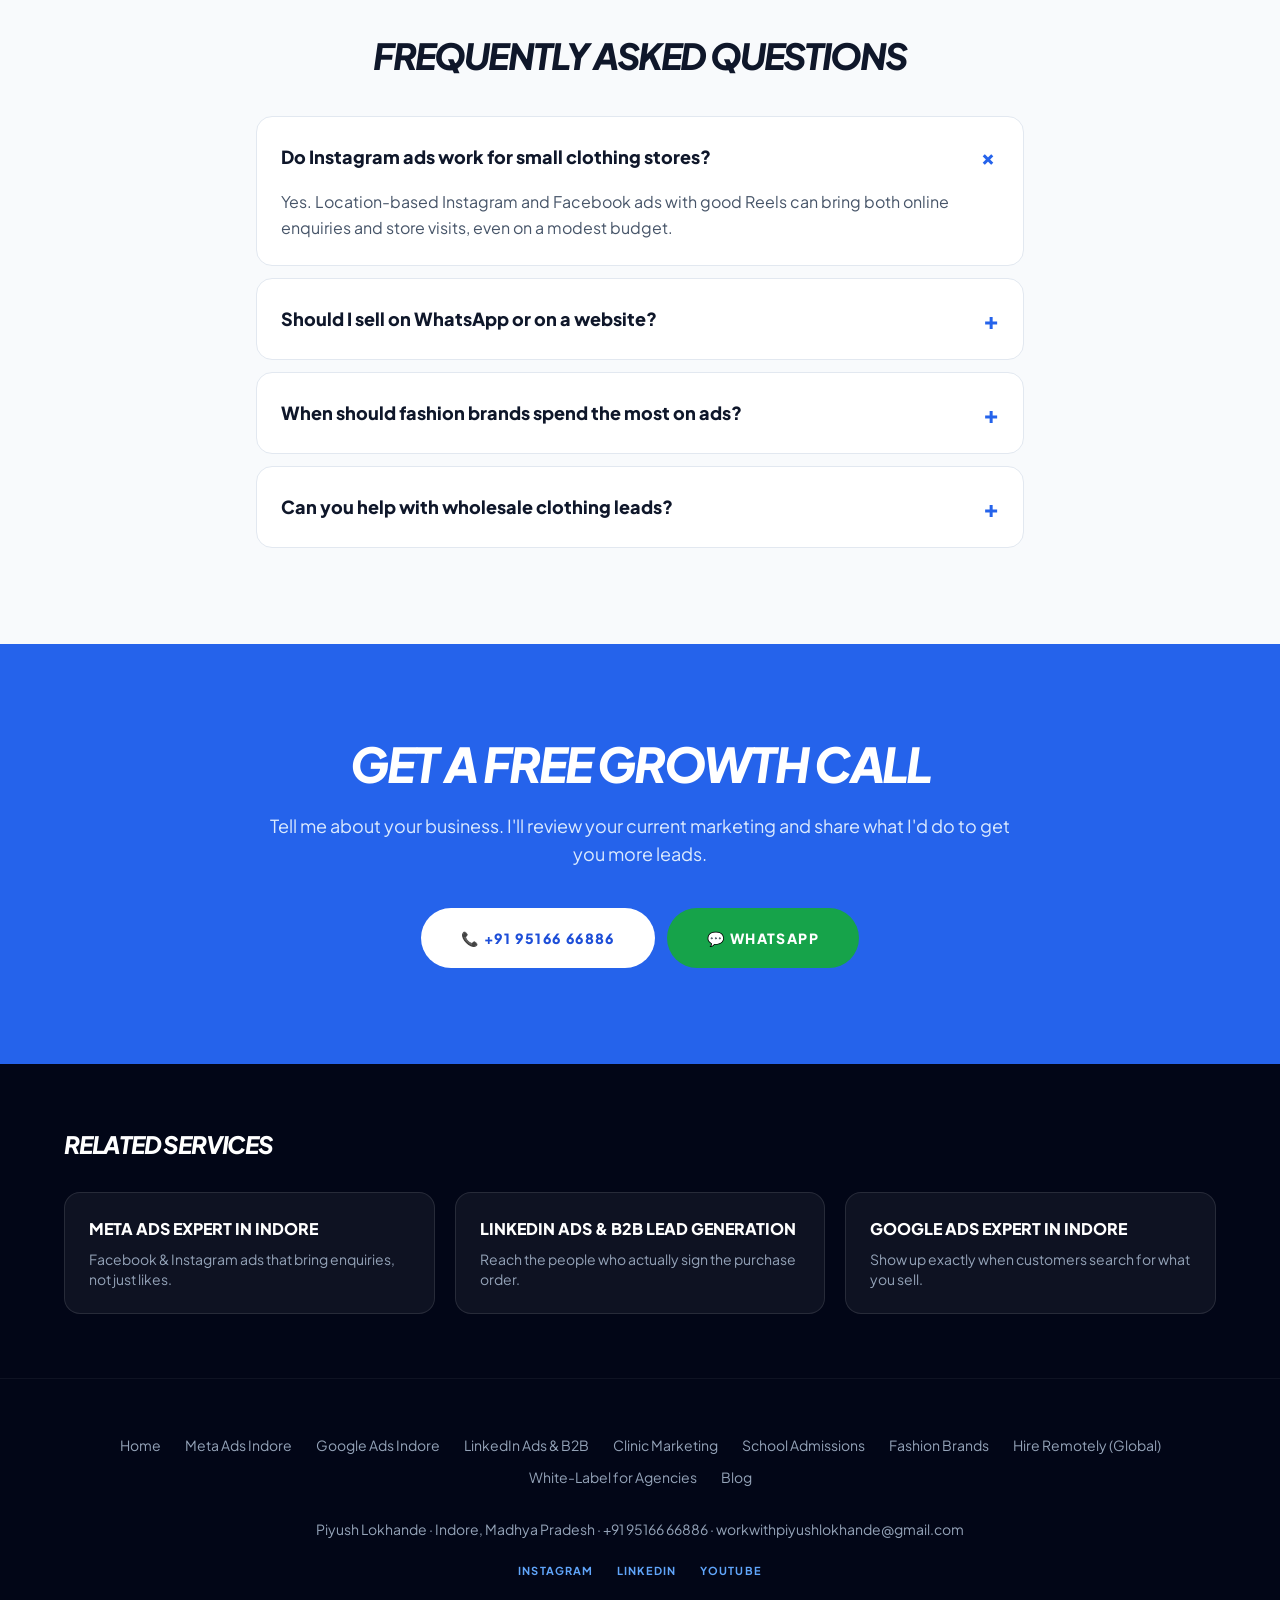
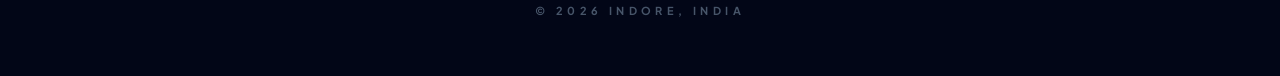
<file: fashion-brand-marketing.html>
<!DOCTYPE html>
<html lang="en-IN">
<head>
    <meta charset="UTF-8">
    <meta name="viewport" content="width=device-width, initial-scale=1.0">
    <title>Fashion &amp; Clothing Brand Marketing | Meta Ads</title>
    <meta name="description" content="Meta Ads and Instagram marketing for fashion, clothing and retail brands. Grow online orders, WhatsApp enquiries and store footfall. By Piyush Lokhande, Indore.">
    <meta name="robots" content="index, follow, max-image-preview:large">
    <meta name="author" content="Piyush Lokhande">
    <link rel="canonical" href="https://piyushlokhande.in/fashion-brand-marketing.html">
    <meta property="og:type" content="website">
    <meta property="og:locale" content="en_IN">
    <meta property="og:site_name" content="Piyush Lokhande">
    <meta property="og:url" content="https://piyushlokhande.in/fashion-brand-marketing.html">
    <meta property="og:title" content="Fashion &amp; Clothing Brand Marketing | Meta Ads">
    <meta property="og:description" content="Meta Ads and Instagram marketing for fashion, clothing and retail brands. Grow online orders, WhatsApp enquiries and store footfall. By Piyush Lokhande, Indore.">
    <meta property="og:image" content="https://piyushlokhande.in/images/og-piyush-lokhande.jpg">
    <meta name="twitter:card" content="summary_large_image">
    <link rel="icon" type="image/png" sizes="32x32" href="images/favicon-32.png">
    <link rel="apple-touch-icon" href="images/favicon-192.png">
    <script type="application/ld+json">
{
 "@context": "https://schema.org",
 "@graph": [
  {
   "@type": "Service",
   "@id": "https://piyushlokhande.in/fashion-brand-marketing.html#service",
   "name": "Fashion and retail brand marketing",
   "serviceType": "Fashion and retail brand marketing",
   "url": "https://piyushlokhande.in/fashion-brand-marketing.html",
   "description": "Meta Ads and Instagram marketing for fashion, clothing and retail brands. Grow online orders, WhatsApp enquiries and store footfall. By Piyush Lokhande, Indore.",
   "provider": {
    "@id": "https://piyushlokhande.in/#business"
   },
   "areaServed": [
    {
     "@type": "City",
     "name": "Indore"
    },
    {
     "@type": "Country",
     "name": "India"
    }
   ]
  },
  {
   "@type": "ProfessionalService",
   "@id": "https://piyushlokhande.in/#business",
   "name": "Piyush Lokhande - Performance Marketing",
   "url": "https://piyushlokhande.in/",
   "telephone": "+91-9516666886",
   "image": "https://piyushlokhande.in/images/og-piyush-lokhande.jpg",
   "address": {
    "@type": "PostalAddress",
    "addressLocality": "Indore",
    "addressRegion": "Madhya Pradesh",
    "addressCountry": "IN"
   }
  },
  {
   "@type": "BreadcrumbList",
   "itemListElement": [
    {
     "@type": "ListItem",
     "position": 1,
     "name": "Home",
     "item": "https://piyushlokhande.in/"
    },
    {
     "@type": "ListItem",
     "position": 2,
     "name": "Digital Marketing for Fashion & Clothing Brands",
     "item": "https://piyushlokhande.in/fashion-brand-marketing.html"
    }
   ]
  },
  {
   "@type": "FAQPage",
   "mainEntity": [
    {
     "@type": "Question",
     "name": "Do Instagram ads work for small clothing stores?",
     "acceptedAnswer": {
      "@type": "Answer",
      "text": "Yes. Location-based Instagram and Facebook ads with good Reels can bring both online enquiries and store visits, even on a modest budget."
     }
    },
    {
     "@type": "Question",
     "name": "Should I sell on WhatsApp or on a website?",
     "acceptedAnswer": {
      "@type": "Answer",
      "text": "Both can work. WhatsApp is great for boutiques and personalised selling. A website with a catalogue works better for scaling online orders. Ads can be set up for either."
     }
    },
    {
     "@type": "Question",
     "name": "When should fashion brands spend the most on ads?",
     "acceptedAnswer": {
      "@type": "Answer",
      "text": "During peak buying seasons like Diwali, wedding season and end-of-season sales. Planning creatives and budgets a few weeks in advance makes a big difference."
     }
    },
    {
     "@type": "Question",
     "name": "Can you help with wholesale clothing leads?",
     "acceptedAnswer": {
      "@type": "Answer",
      "text": "Yes. Wholesale campaigns target retailers and boutique owners with lead forms that ask about their business and order size."
     }
    }
   ]
  }
 ]
}
    </script>
    <!-- Google Tag Manager -->
    <script>(function(w,d,s,l,i){w[l]=w[l]||[];w[l].push({'gtm.start':
    new Date().getTime(),event:'gtm.js'});var f=d.getElementsByTagName(s)[0],
    j=d.createElement(s),dl=l!='dataLayer'?'&l='+l:'';j.async=true;j.src=
    'https://www.googletagmanager.com/gtm.js?id='+i+dl;f.parentNode.insertBefore(j,f);
    })(window,document,'script','dataLayer','GTM-59L5B7SR');</script>
    <!-- End Google Tag Manager -->
    <link rel="preconnect" href="https://fonts.googleapis.com">
    <link rel="preconnect" href="https://fonts.gstatic.com" crossorigin>
    <link href="https://fonts.googleapis.com/css2?family=Plus+Jakarta+Sans:wght@400;600;700;800&display=swap" rel="stylesheet">
    <style>
        html { scroll-behavior: smooth; scroll-padding-top: 84px; }
        body { font-family: 'Plus Jakarta Sans', sans-serif; overflow-x: hidden; }
        .faq-item summary::-webkit-details-marker { display: none; }
        .faq-item summary h3 { font: inherit; }
        .prose-body p { margin-bottom: 1.1rem; }
        .sticky-cta { position: fixed; left: 0; right: 0; bottom: 0; z-index: 60; display: grid; grid-template-columns: 1fr 1fr; gap: 8px; padding: 10px 12px calc(10px + env(safe-area-inset-bottom)); background: rgba(2,6,23,0.94); backdrop-filter: blur(10px); border-top: 1px solid rgba(255,255,255,0.1); }
        .sticky-cta a { display: flex; align-items: center; justify-content: center; gap: 8px; padding: 14px 10px; border-radius: 999px; font-weight: 800; font-size: 14px; color: #fff; }
        .sticky-cta .cta-call { background: #2563eb; }
        .sticky-cta .cta-wa { background: #16a34a; }
        @media (min-width: 768px) { .sticky-cta { display: none; } }
        @media (max-width: 767px) { body { padding-bottom: 76px; } }
    </style>
    <link rel="stylesheet" href="css/tailwind.css">
</head>
<body class="bg-slate-50 text-slate-900">
    <noscript><iframe src="https://www.googletagmanager.com/ns.html?id=GTM-59L5B7SR" height="0" width="0" style="display:none;visibility:hidden"></iframe></noscript>

    <nav class="fixed top-0 w-full z-50 bg-slate-950/90 backdrop-blur-md border-b border-white/10">
        <div class="max-w-7xl mx-auto px-6 py-4 flex justify-between items-center text-white">
            <a href="./" class="text-xl font-black italic tracking-tighter leading-none">Piyush Lokhande<span class="text-blue-500">.in</span></a>
            <div class="hidden md:flex gap-8 text-[11px] font-bold tracking-[0.25em] uppercase">
                <a href="./#services" class="hover:text-blue-400 transition">Services</a>
                <a href="./#industries" class="hover:text-blue-400 transition">Industries</a>
                <a href="./#testimonials" class="hover:text-blue-400 transition">Testimonials</a>
                <a href="blog/" class="hover:text-blue-400 transition">Blog</a>
                <a href="#faq" class="hover:text-blue-400 transition">FAQ</a>
            </div>
            <a href="tel:+919516666886" class="bg-blue-600 px-4 md:px-6 py-2 rounded-full hover:bg-white hover:text-black transition uppercase tracking-widest text-[11px] font-bold">Call Now</a>
        </div>
    </nav>

    <header class="bg-slate-950 text-white pt-32 pb-16 md:pt-40 md:pb-24 px-6 relative overflow-hidden">
        <div class="absolute top-10 -right-20 w-96 h-96 bg-blue-600/20 rounded-full blur-[120px]"></div>
        <div class="max-w-5xl mx-auto relative">
            <nav aria-label="Breadcrumb" class="text-slate-400 text-sm mb-6"><a href="./" class="hover:text-white">Home</a> <span class="mx-2">/</span> <span class="text-slate-200">Digital Marketing for Fashion &amp; Clothing Brands</span></nav>
            <span class="inline-block bg-blue-600/20 text-blue-300 px-4 py-1 rounded-full text-[11px] font-bold tracking-widest uppercase mb-6 border border-blue-500/30">Fashion &amp; Retail Marketing</span>
            <h1 class="text-4xl md:text-6xl lg:text-7xl font-black tracking-tighter leading-[0.95] uppercase italic mb-6">Digital Marketing for Fashion &amp; Clothing Brands</h1>
            <p class="text-xl md:text-2xl font-bold text-blue-300 mb-6">More orders, more enquiries and more people walking into your store.</p>
            <p class="text-slate-300 text-lg leading-relaxed max-w-3xl mb-10">Fashion is sold visually, and Instagram is where your customers discover new brands. I help clothing, ethnic wear and lifestyle brands grow with Meta Ads, Reels and WhatsApp campaigns, whether you sell online, from a store, or wholesale to retailers.</p>
            <div class="flex flex-col sm:flex-row gap-3">
                <a href="https://wa.me/919516666886" class="inline-flex justify-center bg-green-600 text-white px-8 py-4 rounded-full font-black uppercase tracking-widest text-xs hover:bg-white hover:text-black transition">💬 WhatsApp for a free audit</a>
                <a href="tel:+919516666886" class="inline-flex justify-center border border-white/30 text-white px-8 py-4 rounded-full font-black uppercase tracking-widest text-xs hover:bg-white hover:text-black transition">📞 Call +91 95166 66886</a>
            </div>
            <div class="flex flex-wrap gap-x-8 gap-y-3 mt-10 text-sm text-slate-400 font-semibold">
                <span>✅ 5+ years experience</span><span>✅ ₹50L+ ad spend managed</span><span>✅ 10+ brands served</span><span>✅ Based in Indore</span>
            </div>
        </div>
    </header>

    <main>
        <section class="py-16 md:py-24 px-6">
            <div class="max-w-6xl mx-auto">
                <h2 class="text-3xl md:text-4xl font-black uppercase italic tracking-tighter mb-10 text-center">What&#x27;s included in fashion marketing</h2>
                <div class="grid grid-cols-1 sm:grid-cols-2 lg:grid-cols-3 gap-5">
                <div class="bg-white border border-slate-200 rounded-3xl p-6 md:p-7">
                    <h3 class="font-black text-lg mb-2 text-slate-900">Catalogue &amp; sales ads</h3>
                    <p class="text-slate-600 leading-relaxed">Product and collection ads that show the right pieces to the right people, with retargeting for visitors.</p>
                </div>
                <div class="bg-white border border-slate-200 rounded-3xl p-6 md:p-7">
                    <h3 class="font-black text-lg mb-2 text-slate-900">Reels creatives</h3>
                    <p class="text-slate-600 leading-relaxed">Try-on videos, styling Reels and new-arrival content that feel native to Instagram.</p>
                </div>
                <div class="bg-white border border-slate-200 rounded-3xl p-6 md:p-7">
                    <h3 class="font-black text-lg mb-2 text-slate-900">Store footfall ads</h3>
                    <p class="text-slate-600 leading-relaxed">Local campaigns that bring nearby shoppers into your store for launches and sales.</p>
                </div>
                <div class="bg-white border border-slate-200 rounded-3xl p-6 md:p-7">
                    <h3 class="font-black text-lg mb-2 text-slate-900">WhatsApp orders</h3>
                    <p class="text-slate-600 leading-relaxed">Click-to-WhatsApp ads for brands that take orders and enquiries on chat.</p>
                </div>
                <div class="bg-white border border-slate-200 rounded-3xl p-6 md:p-7">
                    <h3 class="font-black text-lg mb-2 text-slate-900">Festive campaigns</h3>
                    <p class="text-slate-600 leading-relaxed">Planned campaigns for Diwali, wedding season, Eid and other peak buying moments.</p>
                </div>
                <div class="bg-white border border-slate-200 rounded-3xl p-6 md:p-7">
                    <h3 class="font-black text-lg mb-2 text-slate-900">Wholesale &amp; B2B</h3>
                    <p class="text-slate-600 leading-relaxed">Separate campaigns to reach retailers and bulk buyers for wholesale brands.</p>
                </div>
                </div>
            </div>
        </section>

        <section class="py-16 md:py-24 px-6 bg-white border-y border-slate-200">
            <div class="max-w-5xl mx-auto grid grid-cols-1 md:grid-cols-5 gap-12">
                <div class="md:col-span-3">
                    <h2 class="text-3xl md:text-4xl font-black uppercase italic tracking-tighter mb-8">How fashion brands grow with Meta Ads</h2>
                    <div class="prose-body text-slate-700 text-lg leading-relaxed">
                <p>In fashion, the creative is the campaign. The same budget can bring ten times more sales with the right video, model, styling and hook. That&#x27;s why I plan creatives and ads together instead of just boosting product photos.</p>
                <p>Most fashion brands also have more than one goal: online orders, WhatsApp enquiries, store visits and sometimes wholesale. Each needs a different campaign and audience, and mixing them in one ad usually wastes money.</p>
                <p>I build separate campaigns for each goal, use retargeting to bring back people who viewed products, and push budget hard during festive and wedding seasons when buying intent is highest. This helped Shlay Clothing in Delhi grow both online sales and in-store footfall, and NKD Group reach retailers and bulk buyers.</p>
                    </div>
                </div>
                <aside class="md:col-span-2 bg-slate-50 border border-slate-200 rounded-3xl p-7 h-fit">
                    <h2 class="font-black uppercase text-lg mb-5">Who this is for</h2>
                    <ul class="space-y-3 text-slate-700">
                    <li class="flex gap-3"><span class="text-blue-500">✓</span><span>Ethnic wear, western wear and kidswear brands</span></li>
                    <li class="flex gap-3"><span class="text-blue-500">✓</span><span>Boutiques and multi-brand clothing stores</span></li>
                    <li class="flex gap-3"><span class="text-blue-500">✓</span><span>Jewellery, footwear and accessories brands</span></li>
                    <li class="flex gap-3"><span class="text-blue-500">✓</span><span>D2C fashion brands selling on their website</span></li>
                    <li class="flex gap-3"><span class="text-blue-500">✓</span><span>Wholesale and B2B clothing manufacturers</span></li>
                    </ul>
                </aside>
            </div>
        </section>

        <section class="py-16 md:py-24 px-6">
            <div class="max-w-6xl mx-auto">
                <h2 class="text-3xl md:text-4xl font-black uppercase italic tracking-tighter mb-10 text-center">What clients say</h2>
                <div class="grid grid-cols-1 md:grid-cols-2 gap-5">
                <figure class="bg-white border border-slate-200 rounded-3xl p-7 text-left">
                    <blockquote class="text-slate-700 text-lg leading-relaxed italic">"Shlay Clothing is a girls ethnic wear store in Delhi, and Piyush helped us grow both online sales and in-store footfall. His campaigns reached the right audience, increased product enquiries and brought more customers to our store."</blockquote>
                    <figcaption class="mt-5 text-blue-600 font-black uppercase tracking-widest text-xs">— Shlay Clothing, Delhi</figcaption>
                </figure>
                <figure class="bg-white border border-slate-200 rounded-3xl p-7 text-left">
                    <blockquote class="text-slate-700 text-lg leading-relaxed italic">"NKD Group is a B2B clothing brand, and Piyush helped us reach the right retailers and bulk buyers. His ad strategy brought in quality leads, stronger sales conversations and real business growth for our brand."</blockquote>
                    <figcaption class="mt-5 text-blue-600 font-black uppercase tracking-widest text-xs">— Purjit Jain, NKD Group</figcaption>
                </figure>
                </div>
            </div>
        </section>

        <section class="py-16 md:py-24 px-6 bg-white border-y border-slate-200">
            <div class="max-w-6xl mx-auto">
                <h2 class="text-3xl md:text-4xl font-black uppercase italic tracking-tighter mb-10 text-center">How we work together</h2>
                <ol class="grid grid-cols-1 sm:grid-cols-2 md:grid-cols-4 gap-5">
                    <li class="bg-slate-50 border border-slate-200 rounded-3xl p-6"><p class="text-blue-600 font-black text-2xl mb-3">01</p><p class="font-black uppercase mb-2">Free call</p><p class="text-slate-600 text-sm leading-relaxed">We talk about your business, customers and goals.</p></li>
                    <li class="bg-slate-50 border border-slate-200 rounded-3xl p-6"><p class="text-blue-600 font-black text-2xl mb-3">02</p><p class="font-black uppercase mb-2">Audit &amp; plan</p><p class="text-slate-600 text-sm leading-relaxed">I review your current marketing and share a clear plan and budget.</p></li>
                    <li class="bg-slate-50 border border-slate-200 rounded-3xl p-6"><p class="text-blue-600 font-black text-2xl mb-3">03</p><p class="font-black uppercase mb-2">Launch</p><p class="text-slate-600 text-sm leading-relaxed">Creatives, targeting and tracking are set up and campaigns go live.</p></li>
                    <li class="bg-slate-50 border border-slate-200 rounded-3xl p-6"><p class="text-blue-600 font-black text-2xl mb-3">04</p><p class="font-black uppercase mb-2">Report &amp; scale</p><p class="text-slate-600 text-sm leading-relaxed">Regular reports on leads and cost per lead, and we scale what works.</p></li>
                </ol>
            </div>
        </section>

        <section id="faq" class="py-16 md:py-24 px-6">
            <div class="max-w-3xl mx-auto">
                <h2 class="text-3xl md:text-4xl font-black uppercase italic tracking-tighter mb-10 text-center">Frequently asked questions</h2>
                <div class="space-y-3">
                <details class="faq-item group border border-slate-200 rounded-2xl p-5 md:p-6 bg-white" open>
                    <summary class="flex justify-between items-center gap-4 cursor-pointer font-black text-base md:text-lg text-slate-900 list-none"><h3>Do Instagram ads work for small clothing stores?</h3><span class="text-blue-600 text-2xl group-open:rotate-45 transition">+</span></summary>
                    <p class="text-slate-600 leading-relaxed mt-4">Yes. Location-based Instagram and Facebook ads with good Reels can bring both online enquiries and store visits, even on a modest budget.</p>
                </details>
                <details class="faq-item group border border-slate-200 rounded-2xl p-5 md:p-6 bg-white">
                    <summary class="flex justify-between items-center gap-4 cursor-pointer font-black text-base md:text-lg text-slate-900 list-none"><h3>Should I sell on WhatsApp or on a website?</h3><span class="text-blue-600 text-2xl group-open:rotate-45 transition">+</span></summary>
                    <p class="text-slate-600 leading-relaxed mt-4">Both can work. WhatsApp is great for boutiques and personalised selling. A website with a catalogue works better for scaling online orders. Ads can be set up for either.</p>
                </details>
                <details class="faq-item group border border-slate-200 rounded-2xl p-5 md:p-6 bg-white">
                    <summary class="flex justify-between items-center gap-4 cursor-pointer font-black text-base md:text-lg text-slate-900 list-none"><h3>When should fashion brands spend the most on ads?</h3><span class="text-blue-600 text-2xl group-open:rotate-45 transition">+</span></summary>
                    <p class="text-slate-600 leading-relaxed mt-4">During peak buying seasons like Diwali, wedding season and end-of-season sales. Planning creatives and budgets a few weeks in advance makes a big difference.</p>
                </details>
                <details class="faq-item group border border-slate-200 rounded-2xl p-5 md:p-6 bg-white">
                    <summary class="flex justify-between items-center gap-4 cursor-pointer font-black text-base md:text-lg text-slate-900 list-none"><h3>Can you help with wholesale clothing leads?</h3><span class="text-blue-600 text-2xl group-open:rotate-45 transition">+</span></summary>
                    <p class="text-slate-600 leading-relaxed mt-4">Yes. Wholesale campaigns target retailers and boutique owners with lead forms that ask about their business and order size.</p>
                </details>
                </div>
            </div>
        </section>

        <section class="py-16 md:py-24 px-6 bg-blue-600 text-white text-center">
            <div class="max-w-3xl mx-auto">
                <h2 class="text-3xl md:text-5xl font-black uppercase italic tracking-tighter mb-6">Get a free growth call</h2>
                <p class="text-blue-100 text-lg mb-10">Tell me about your business. I'll review your current marketing and share what I'd do to get you more leads.</p>
                <div class="flex flex-col sm:flex-row gap-3 justify-center">
                    <a href="tel:+919516666886" class="bg-white text-blue-700 px-10 py-5 rounded-full font-black uppercase text-sm tracking-widest hover:bg-slate-900 hover:text-white transition">📞 +91 95166 66886</a>
                    <a href="https://wa.me/919516666886" class="bg-green-600 text-white px-10 py-5 rounded-full font-black uppercase text-sm tracking-widest hover:bg-slate-900 transition">💬 WhatsApp</a>
                </div>
            </div>
        </section>

        <section class="py-16 px-6 bg-slate-950 text-white">
            <div class="max-w-6xl mx-auto">
                <h2 class="text-2xl font-black uppercase italic tracking-tighter mb-8">Related services</h2>
                <div class="grid grid-cols-1 md:grid-cols-3 gap-5">
                <a href="meta-ads-agency-indore.html" class="block border border-white/10 bg-white/[0.05] hover:border-blue-500 rounded-2xl p-6 transition">
                    <p class="font-black uppercase">Meta Ads Expert in Indore</p>
                    <p class="text-slate-400 text-sm mt-2">Facebook &amp; Instagram ads that bring enquiries, not just likes.</p>
                </a>
                <a href="linkedin-ads-b2b-lead-generation.html" class="block border border-white/10 bg-white/[0.05] hover:border-blue-500 rounded-2xl p-6 transition">
                    <p class="font-black uppercase">LinkedIn Ads &amp; B2B Lead Generation</p>
                    <p class="text-slate-400 text-sm mt-2">Reach the people who actually sign the purchase order.</p>
                </a>
                <a href="google-ads-agency-indore.html" class="block border border-white/10 bg-white/[0.05] hover:border-blue-500 rounded-2xl p-6 transition">
                    <p class="font-black uppercase">Google Ads Expert in Indore</p>
                    <p class="text-slate-400 text-sm mt-2">Show up exactly when customers search for what you sell.</p>
                </a>
                </div>
            </div>
        </section>
    </main>

    <footer class="py-14 bg-slate-950 text-white text-center border-t border-white/5 px-6">
        <nav class="flex flex-wrap justify-center gap-x-6 gap-y-3 mb-8 text-slate-400 text-sm" aria-label="Services">
            <a href="./" class="hover:text-white">Home</a>
            <a href="meta-ads-agency-indore.html" class="hover:text-white">Meta Ads Indore</a>
            <a href="google-ads-agency-indore.html" class="hover:text-white">Google Ads Indore</a>
            <a href="linkedin-ads-b2b-lead-generation.html" class="hover:text-white">LinkedIn Ads &amp; B2B</a>
            <a href="clinic-marketing.html" class="hover:text-white">Clinic Marketing</a>
            <a href="school-admission-marketing.html" class="hover:text-white">School Admissions</a>
            <a href="fashion-brand-marketing.html" class="hover:text-white">Fashion Brands</a>
            <a href="hire-meta-ads-expert.html" class="hover:text-white">Hire Remotely (Global)</a>
            <a href="white-label-ppc-for-agencies.html" class="hover:text-white">White-Label for Agencies</a>
            <a href="blog/" class="hover:text-white">Blog</a>
        </nav>
        <p class="text-slate-400 text-sm mb-6">Piyush Lokhande · Indore, Madhya Pradesh · <a href="tel:+919516666886" class="hover:text-white">+91 95166 66886</a> · <a href="mailto:workwithpiyushlokhande@gmail.com" class="hover:text-white">workwithpiyushlokhande@gmail.com</a></p>
        <div class="flex justify-center gap-6 text-blue-400 font-bold uppercase text-[11px] tracking-widest mb-6">
            <a href="https://instagram.com/piyushlokhande_" target="_blank" rel="noopener">Instagram</a>
            <a href="https://linkedin.com/in/piyush-lokhande-59828b215" target="_blank" rel="noopener">LinkedIn</a>
            <a href="https://www.youtube.com/@Piyushlokhande-yt1" target="_blank" rel="noopener">YouTube</a>
        </div>
        <p class="text-slate-600 text-[11px] uppercase font-bold tracking-[0.4em]">© 2026 Indore, India</p>
    </footer>

    <div class="sticky-cta" aria-label="Quick contact">
        <a href="tel:+919516666886" class="cta-call">📞 Call Now</a>
        <a href="https://wa.me/919516666886" class="cta-wa">💬 WhatsApp</a>
    </div>

    <script>
        (function () {
            var waText = encodeURIComponent("Hi Piyush, I found your website (Fashion Brands page). I want to grow my business with ads. Can we talk?");
            document.querySelectorAll('a[href^="https://wa.me/"]').forEach(function (a) {
                if (a.href.indexOf('?') === -1) a.href = a.href + '?text=' + waText;
            });
            window.dataLayer = window.dataLayer || [];
            document.addEventListener('click', function (e) {
                var a = e.target.closest && e.target.closest('a');
                if (!a) return;
                var href = a.getAttribute('href') || '';
                var type = href.indexOf('tel:') === 0 ? 'call_click' : href.indexOf('wa.me') !== -1 ? 'whatsapp_click' : href.indexOf('mailto:') === 0 ? 'email_click' : null;
                if (type) window.dataLayer.push({ event: type, page_slug: 'fashion-brand-marketing' });
            });
        })();
    </script>
</body>
</html>
</file>
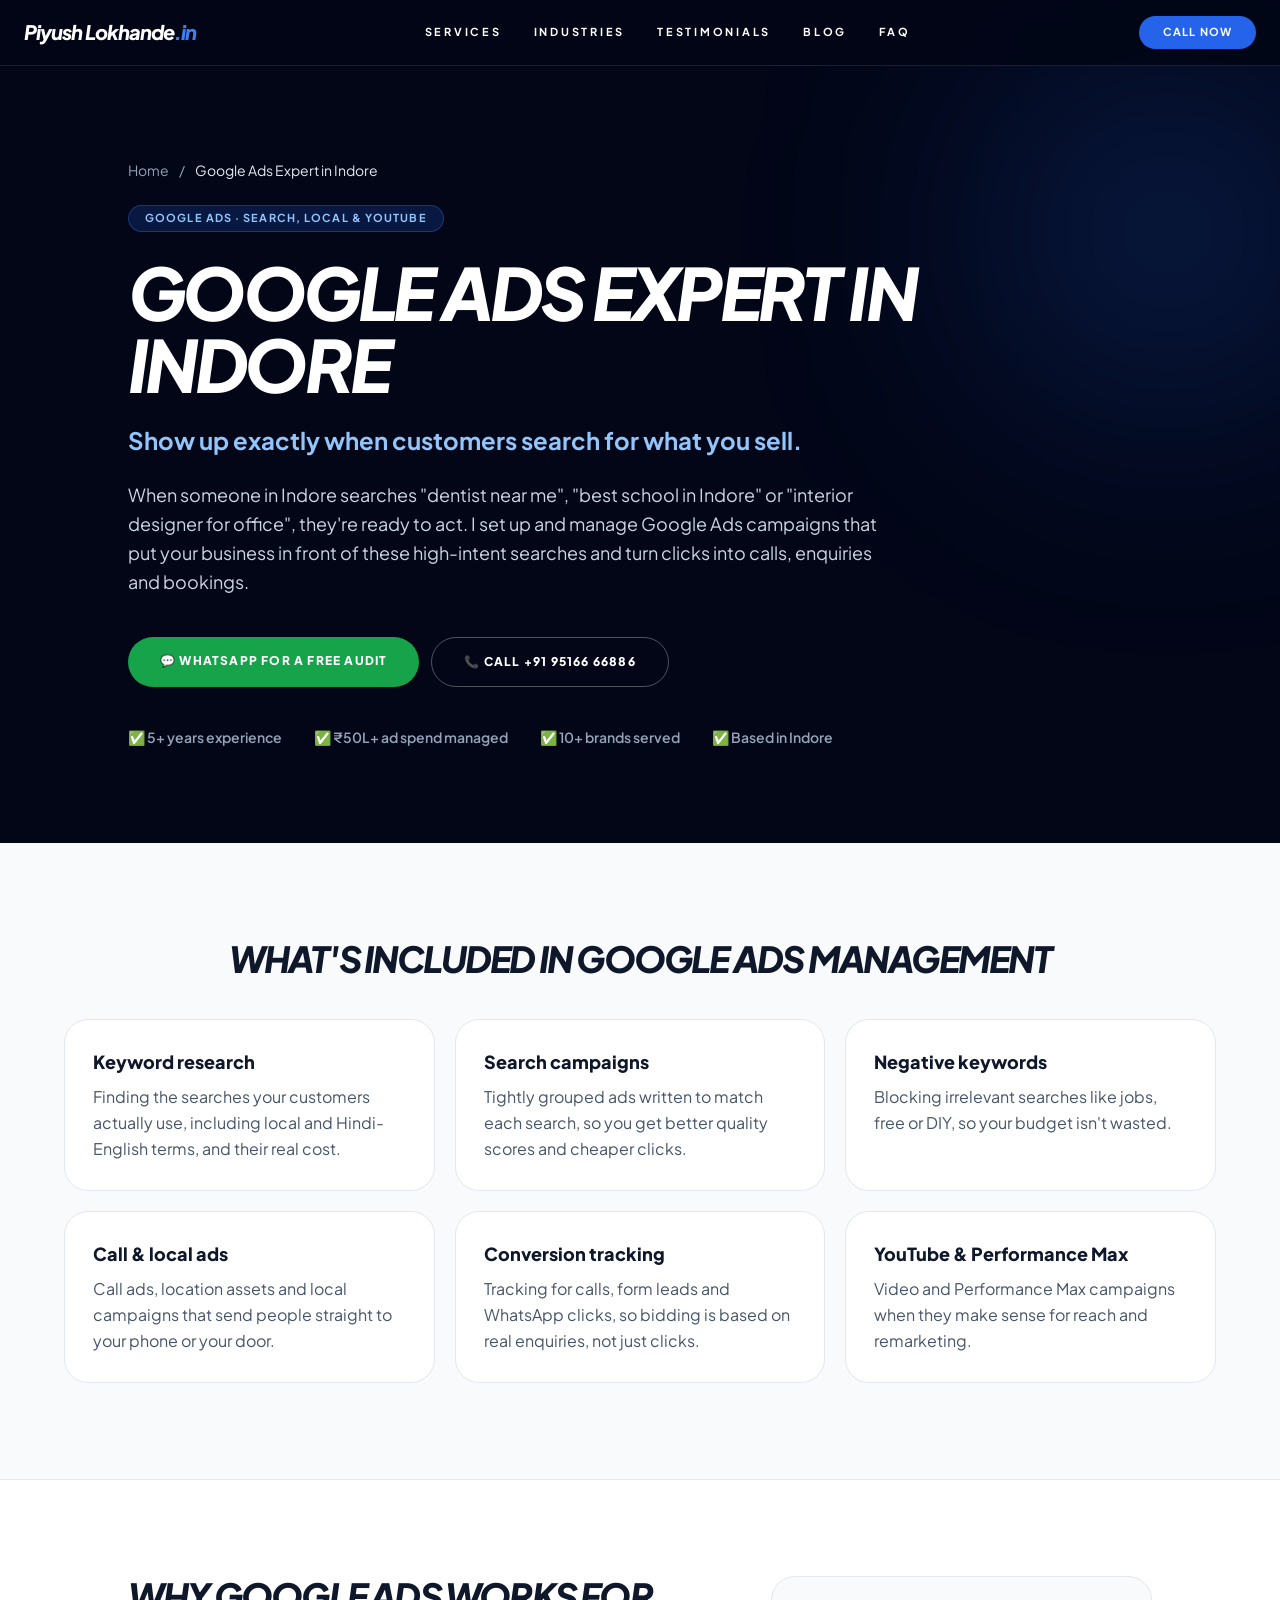
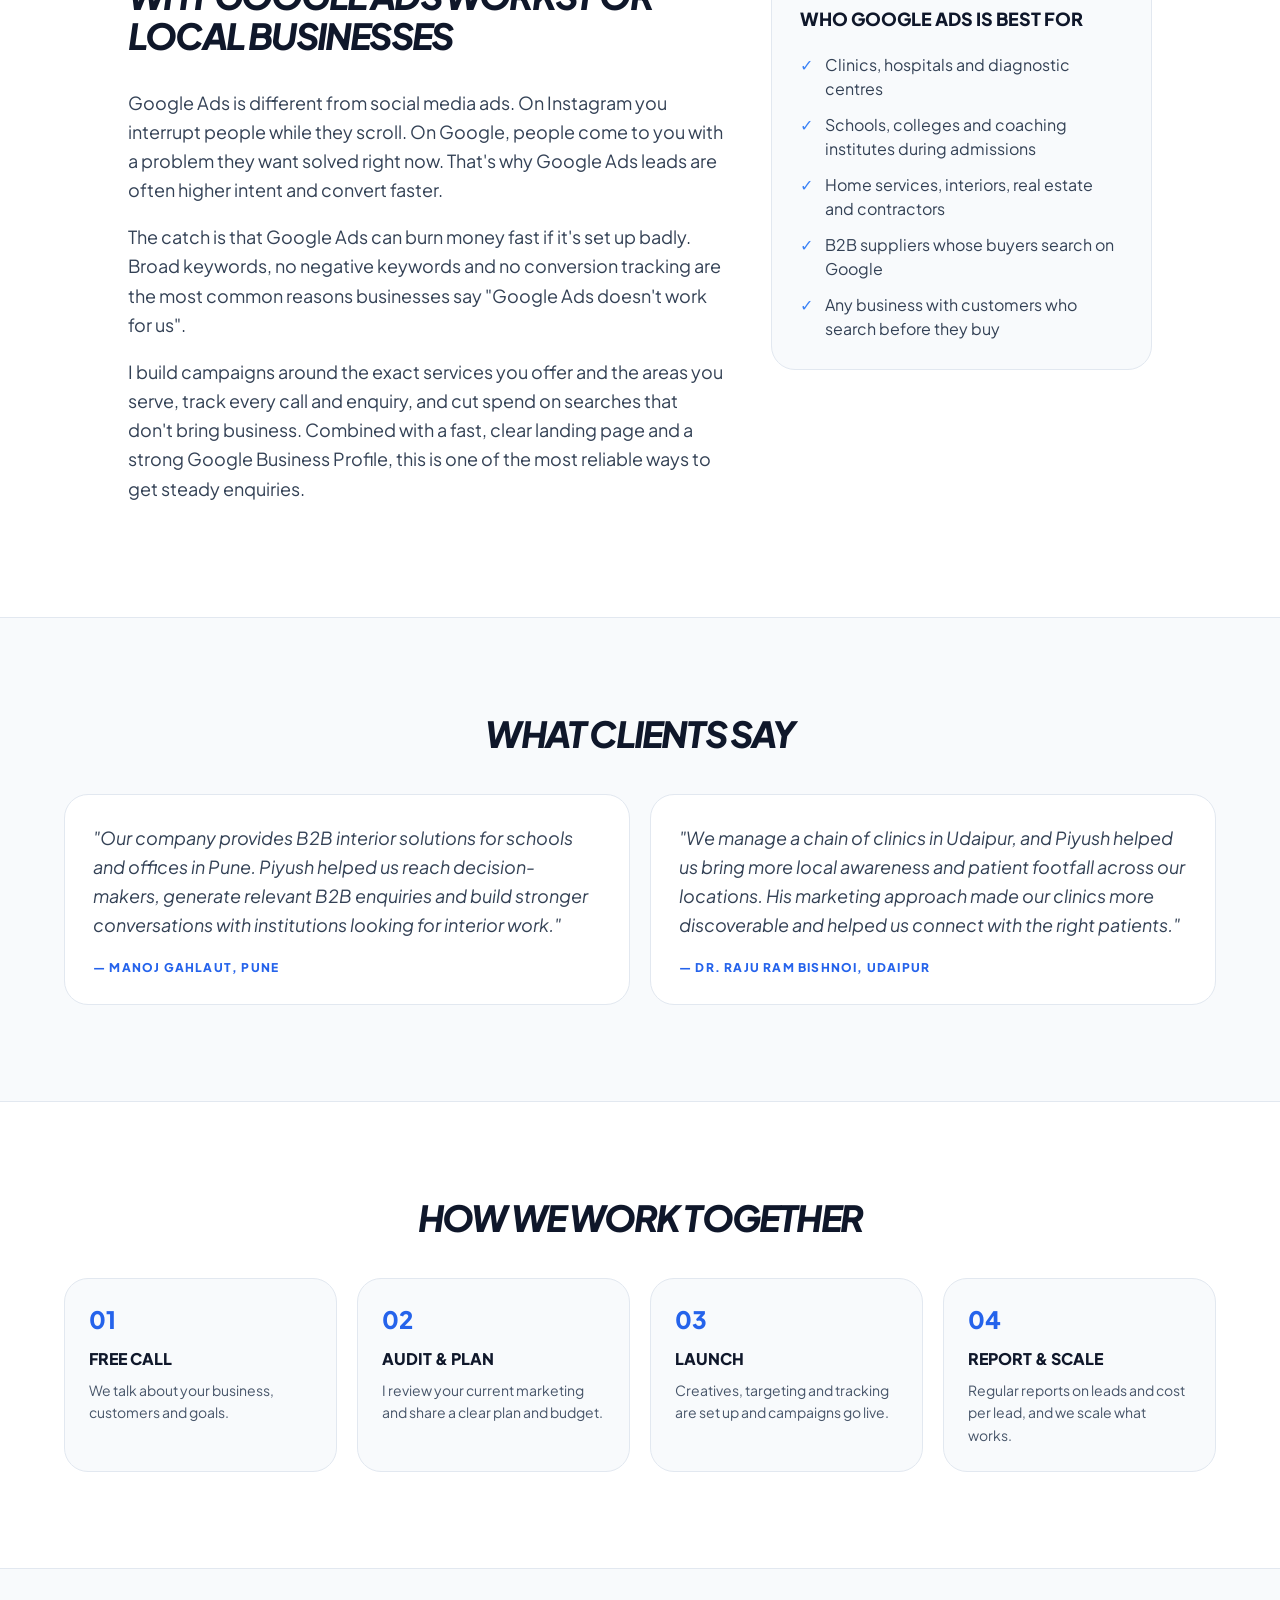
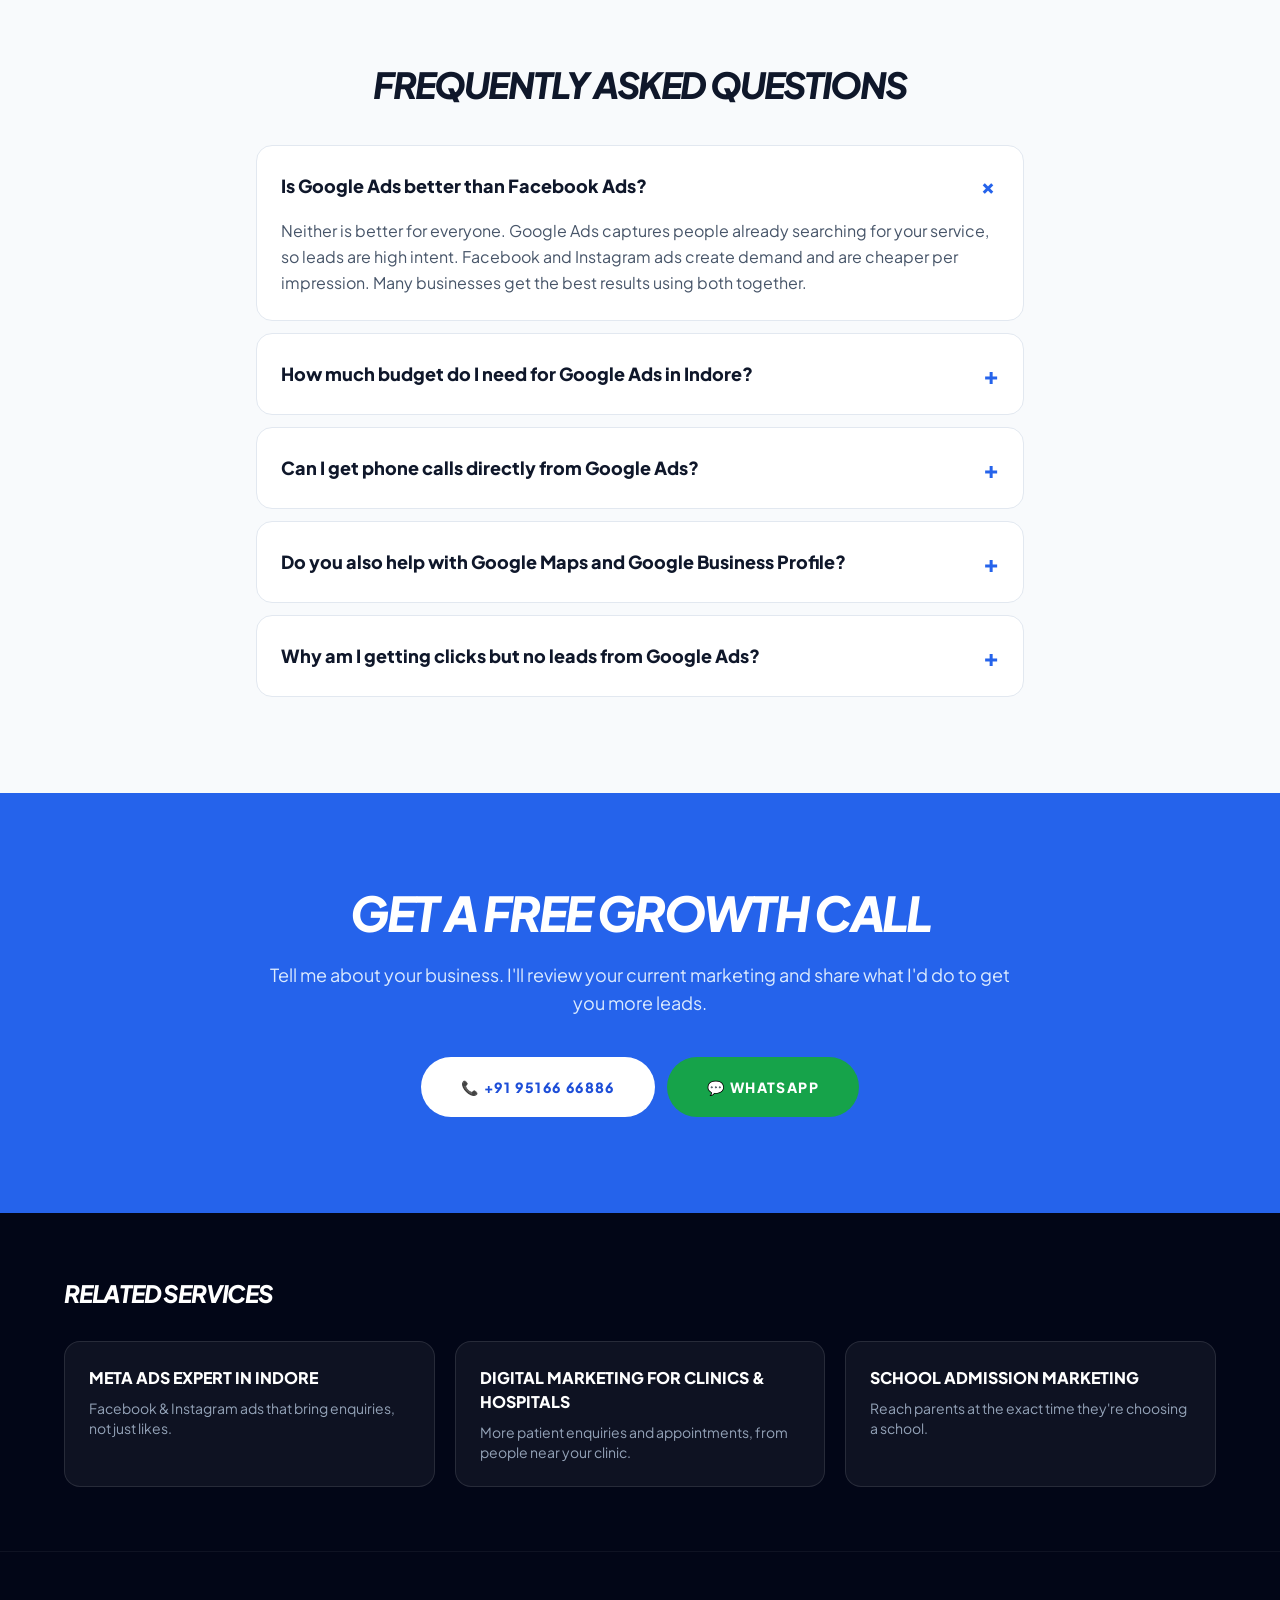
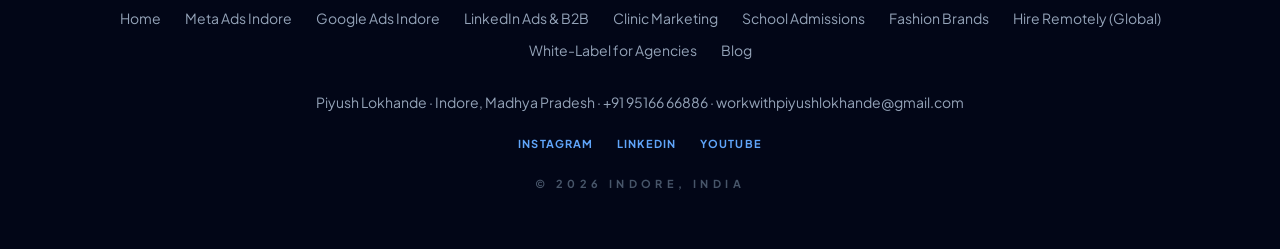
<file: google-ads-agency-indore.html>
<!DOCTYPE html>
<html lang="en-IN">
<head>
    <meta charset="UTF-8">
    <meta name="viewport" content="width=device-width, initial-scale=1.0">
    <title>Google Ads Expert in Indore | Search &amp; Local Ads</title>
    <meta name="description" content="Google Ads management in Indore by Piyush Lokhande. Search, local, call and YouTube campaigns that bring high-intent leads for clinics, schools and service businesses.">
    <meta name="robots" content="index, follow, max-image-preview:large">
    <meta name="author" content="Piyush Lokhande">
    <link rel="canonical" href="https://piyushlokhande.in/google-ads-agency-indore.html">
    <meta property="og:type" content="website">
    <meta property="og:locale" content="en_IN">
    <meta property="og:site_name" content="Piyush Lokhande">
    <meta property="og:url" content="https://piyushlokhande.in/google-ads-agency-indore.html">
    <meta property="og:title" content="Google Ads Expert in Indore | Search &amp; Local Ads">
    <meta property="og:description" content="Google Ads management in Indore by Piyush Lokhande. Search, local, call and YouTube campaigns that bring high-intent leads for clinics, schools and service businesses.">
    <meta property="og:image" content="https://piyushlokhande.in/images/og-piyush-lokhande.jpg">
    <meta name="twitter:card" content="summary_large_image">
    <link rel="icon" type="image/png" sizes="32x32" href="images/favicon-32.png">
    <link rel="apple-touch-icon" href="images/favicon-192.png">
    <script type="application/ld+json">
{
 "@context": "https://schema.org",
 "@graph": [
  {
   "@type": "Service",
   "@id": "https://piyushlokhande.in/google-ads-agency-indore.html#service",
   "name": "Google Ads management",
   "serviceType": "Google Ads management",
   "url": "https://piyushlokhande.in/google-ads-agency-indore.html",
   "description": "Google Ads management in Indore by Piyush Lokhande. Search, local, call and YouTube campaigns that bring high-intent leads for clinics, schools and service businesses.",
   "provider": {
    "@id": "https://piyushlokhande.in/#business"
   },
   "areaServed": [
    {
     "@type": "City",
     "name": "Indore"
    },
    {
     "@type": "Country",
     "name": "India"
    }
   ]
  },
  {
   "@type": "ProfessionalService",
   "@id": "https://piyushlokhande.in/#business",
   "name": "Piyush Lokhande - Performance Marketing",
   "url": "https://piyushlokhande.in/",
   "telephone": "+91-9516666886",
   "image": "https://piyushlokhande.in/images/og-piyush-lokhande.jpg",
   "address": {
    "@type": "PostalAddress",
    "addressLocality": "Indore",
    "addressRegion": "Madhya Pradesh",
    "addressCountry": "IN"
   }
  },
  {
   "@type": "BreadcrumbList",
   "itemListElement": [
    {
     "@type": "ListItem",
     "position": 1,
     "name": "Home",
     "item": "https://piyushlokhande.in/"
    },
    {
     "@type": "ListItem",
     "position": 2,
     "name": "Google Ads Expert in Indore",
     "item": "https://piyushlokhande.in/google-ads-agency-indore.html"
    }
   ]
  },
  {
   "@type": "FAQPage",
   "mainEntity": [
    {
     "@type": "Question",
     "name": "Is Google Ads better than Facebook Ads?",
     "acceptedAnswer": {
      "@type": "Answer",
      "text": "Neither is better for everyone. Google Ads captures people already searching for your service, so leads are high intent. Facebook and Instagram ads create demand and are cheaper per impression. Many businesses get the best results using both together."
     }
    },
    {
     "@type": "Question",
     "name": "How much budget do I need for Google Ads in Indore?",
     "acceptedAnswer": {
      "@type": "Answer",
      "text": "It depends on how competitive your keywords are. Some local services have cheap clicks, while others like dental implants or real estate cost more. I'll check real keyword costs for your service and suggest a starting budget on a free call."
     }
    },
    {
     "@type": "Question",
     "name": "Can I get phone calls directly from Google Ads?",
     "acceptedAnswer": {
      "@type": "Answer",
      "text": "Yes. Call assets and call-only ads let people call you with one tap from the search results, and calls can be tracked as conversions."
     }
    },
    {
     "@type": "Question",
     "name": "Do you also help with Google Maps and Google Business Profile?",
     "acceptedAnswer": {
      "@type": "Answer",
      "text": "Yes. A complete Google Business Profile with reviews makes local ads perform better, and I'll guide you on setting it up properly."
     }
    },
    {
     "@type": "Question",
     "name": "Why am I getting clicks but no leads from Google Ads?",
     "acceptedAnswer": {
      "@type": "Answer",
      "text": "Usually it's broad keywords, missing negative keywords, no conversion tracking or a weak landing page. A Google Ads audit will show exactly where the money is leaking."
     }
    }
   ]
  }
 ]
}
    </script>
    <!-- Google Tag Manager -->
    <script>(function(w,d,s,l,i){w[l]=w[l]||[];w[l].push({'gtm.start':
    new Date().getTime(),event:'gtm.js'});var f=d.getElementsByTagName(s)[0],
    j=d.createElement(s),dl=l!='dataLayer'?'&l='+l:'';j.async=true;j.src=
    'https://www.googletagmanager.com/gtm.js?id='+i+dl;f.parentNode.insertBefore(j,f);
    })(window,document,'script','dataLayer','GTM-59L5B7SR');</script>
    <!-- End Google Tag Manager -->
    <link rel="preconnect" href="https://fonts.googleapis.com">
    <link rel="preconnect" href="https://fonts.gstatic.com" crossorigin>
    <link href="https://fonts.googleapis.com/css2?family=Plus+Jakarta+Sans:wght@400;600;700;800&display=swap" rel="stylesheet">
    <style>
        html { scroll-behavior: smooth; scroll-padding-top: 84px; }
        body { font-family: 'Plus Jakarta Sans', sans-serif; overflow-x: hidden; }
        .faq-item summary::-webkit-details-marker { display: none; }
        .faq-item summary h3 { font: inherit; }
        .prose-body p { margin-bottom: 1.1rem; }
        .sticky-cta { position: fixed; left: 0; right: 0; bottom: 0; z-index: 60; display: grid; grid-template-columns: 1fr 1fr; gap: 8px; padding: 10px 12px calc(10px + env(safe-area-inset-bottom)); background: rgba(2,6,23,0.94); backdrop-filter: blur(10px); border-top: 1px solid rgba(255,255,255,0.1); }
        .sticky-cta a { display: flex; align-items: center; justify-content: center; gap: 8px; padding: 14px 10px; border-radius: 999px; font-weight: 800; font-size: 14px; color: #fff; }
        .sticky-cta .cta-call { background: #2563eb; }
        .sticky-cta .cta-wa { background: #16a34a; }
        @media (min-width: 768px) { .sticky-cta { display: none; } }
        @media (max-width: 767px) { body { padding-bottom: 76px; } }
    </style>
    <link rel="stylesheet" href="css/tailwind.css">
</head>
<body class="bg-slate-50 text-slate-900">
    <noscript><iframe src="https://www.googletagmanager.com/ns.html?id=GTM-59L5B7SR" height="0" width="0" style="display:none;visibility:hidden"></iframe></noscript>

    <nav class="fixed top-0 w-full z-50 bg-slate-950/90 backdrop-blur-md border-b border-white/10">
        <div class="max-w-7xl mx-auto px-6 py-4 flex justify-between items-center text-white">
            <a href="./" class="text-xl font-black italic tracking-tighter leading-none">Piyush Lokhande<span class="text-blue-500">.in</span></a>
            <div class="hidden md:flex gap-8 text-[11px] font-bold tracking-[0.25em] uppercase">
                <a href="./#services" class="hover:text-blue-400 transition">Services</a>
                <a href="./#industries" class="hover:text-blue-400 transition">Industries</a>
                <a href="./#testimonials" class="hover:text-blue-400 transition">Testimonials</a>
                <a href="blog/" class="hover:text-blue-400 transition">Blog</a>
                <a href="#faq" class="hover:text-blue-400 transition">FAQ</a>
            </div>
            <a href="tel:+919516666886" class="bg-blue-600 px-4 md:px-6 py-2 rounded-full hover:bg-white hover:text-black transition uppercase tracking-widest text-[11px] font-bold">Call Now</a>
        </div>
    </nav>

    <header class="bg-slate-950 text-white pt-32 pb-16 md:pt-40 md:pb-24 px-6 relative overflow-hidden">
        <div class="absolute top-10 -right-20 w-96 h-96 bg-blue-600/20 rounded-full blur-[120px]"></div>
        <div class="max-w-5xl mx-auto relative">
            <nav aria-label="Breadcrumb" class="text-slate-400 text-sm mb-6"><a href="./" class="hover:text-white">Home</a> <span class="mx-2">/</span> <span class="text-slate-200">Google Ads Expert in Indore</span></nav>
            <span class="inline-block bg-blue-600/20 text-blue-300 px-4 py-1 rounded-full text-[11px] font-bold tracking-widest uppercase mb-6 border border-blue-500/30">Google Ads · Search, Local &amp; YouTube</span>
            <h1 class="text-4xl md:text-6xl lg:text-7xl font-black tracking-tighter leading-[0.95] uppercase italic mb-6">Google Ads Expert in Indore</h1>
            <p class="text-xl md:text-2xl font-bold text-blue-300 mb-6">Show up exactly when customers search for what you sell.</p>
            <p class="text-slate-300 text-lg leading-relaxed max-w-3xl mb-10">When someone in Indore searches &quot;dentist near me&quot;, &quot;best school in Indore&quot; or &quot;interior designer for office&quot;, they&#x27;re ready to act. I set up and manage Google Ads campaigns that put your business in front of these high-intent searches and turn clicks into calls, enquiries and bookings.</p>
            <div class="flex flex-col sm:flex-row gap-3">
                <a href="https://wa.me/919516666886" class="inline-flex justify-center bg-green-600 text-white px-8 py-4 rounded-full font-black uppercase tracking-widest text-xs hover:bg-white hover:text-black transition">💬 WhatsApp for a free audit</a>
                <a href="tel:+919516666886" class="inline-flex justify-center border border-white/30 text-white px-8 py-4 rounded-full font-black uppercase tracking-widest text-xs hover:bg-white hover:text-black transition">📞 Call +91 95166 66886</a>
            </div>
            <div class="flex flex-wrap gap-x-8 gap-y-3 mt-10 text-sm text-slate-400 font-semibold">
                <span>✅ 5+ years experience</span><span>✅ ₹50L+ ad spend managed</span><span>✅ 10+ brands served</span><span>✅ Based in Indore</span>
            </div>
        </div>
    </header>

    <main>
        <section class="py-16 md:py-24 px-6">
            <div class="max-w-6xl mx-auto">
                <h2 class="text-3xl md:text-4xl font-black uppercase italic tracking-tighter mb-10 text-center">What&#x27;s included in Google Ads management</h2>
                <div class="grid grid-cols-1 sm:grid-cols-2 lg:grid-cols-3 gap-5">
                <div class="bg-white border border-slate-200 rounded-3xl p-6 md:p-7">
                    <h3 class="font-black text-lg mb-2 text-slate-900">Keyword research</h3>
                    <p class="text-slate-600 leading-relaxed">Finding the searches your customers actually use, including local and Hindi-English terms, and their real cost.</p>
                </div>
                <div class="bg-white border border-slate-200 rounded-3xl p-6 md:p-7">
                    <h3 class="font-black text-lg mb-2 text-slate-900">Search campaigns</h3>
                    <p class="text-slate-600 leading-relaxed">Tightly grouped ads written to match each search, so you get better quality scores and cheaper clicks.</p>
                </div>
                <div class="bg-white border border-slate-200 rounded-3xl p-6 md:p-7">
                    <h3 class="font-black text-lg mb-2 text-slate-900">Negative keywords</h3>
                    <p class="text-slate-600 leading-relaxed">Blocking irrelevant searches like jobs, free or DIY, so your budget isn&#x27;t wasted.</p>
                </div>
                <div class="bg-white border border-slate-200 rounded-3xl p-6 md:p-7">
                    <h3 class="font-black text-lg mb-2 text-slate-900">Call &amp; local ads</h3>
                    <p class="text-slate-600 leading-relaxed">Call ads, location assets and local campaigns that send people straight to your phone or your door.</p>
                </div>
                <div class="bg-white border border-slate-200 rounded-3xl p-6 md:p-7">
                    <h3 class="font-black text-lg mb-2 text-slate-900">Conversion tracking</h3>
                    <p class="text-slate-600 leading-relaxed">Tracking for calls, form leads and WhatsApp clicks, so bidding is based on real enquiries, not just clicks.</p>
                </div>
                <div class="bg-white border border-slate-200 rounded-3xl p-6 md:p-7">
                    <h3 class="font-black text-lg mb-2 text-slate-900">YouTube &amp; Performance Max</h3>
                    <p class="text-slate-600 leading-relaxed">Video and Performance Max campaigns when they make sense for reach and remarketing.</p>
                </div>
                </div>
            </div>
        </section>

        <section class="py-16 md:py-24 px-6 bg-white border-y border-slate-200">
            <div class="max-w-5xl mx-auto grid grid-cols-1 md:grid-cols-5 gap-12">
                <div class="md:col-span-3">
                    <h2 class="text-3xl md:text-4xl font-black uppercase italic tracking-tighter mb-8">Why Google Ads works for local businesses</h2>
                    <div class="prose-body text-slate-700 text-lg leading-relaxed">
                <p>Google Ads is different from social media ads. On Instagram you interrupt people while they scroll. On Google, people come to you with a problem they want solved right now. That&#x27;s why Google Ads leads are often higher intent and convert faster.</p>
                <p>The catch is that Google Ads can burn money fast if it&#x27;s set up badly. Broad keywords, no negative keywords and no conversion tracking are the most common reasons businesses say &quot;Google Ads doesn&#x27;t work for us&quot;.</p>
                <p>I build campaigns around the exact services you offer and the areas you serve, track every call and enquiry, and cut spend on searches that don&#x27;t bring business. Combined with a fast, clear landing page and a strong Google Business Profile, this is one of the most reliable ways to get steady enquiries.</p>
                    </div>
                </div>
                <aside class="md:col-span-2 bg-slate-50 border border-slate-200 rounded-3xl p-7 h-fit">
                    <h2 class="font-black uppercase text-lg mb-5">Who Google Ads is best for</h2>
                    <ul class="space-y-3 text-slate-700">
                    <li class="flex gap-3"><span class="text-blue-500">✓</span><span>Clinics, hospitals and diagnostic centres</span></li>
                    <li class="flex gap-3"><span class="text-blue-500">✓</span><span>Schools, colleges and coaching institutes during admissions</span></li>
                    <li class="flex gap-3"><span class="text-blue-500">✓</span><span>Home services, interiors, real estate and contractors</span></li>
                    <li class="flex gap-3"><span class="text-blue-500">✓</span><span>B2B suppliers whose buyers search on Google</span></li>
                    <li class="flex gap-3"><span class="text-blue-500">✓</span><span>Any business with customers who search before they buy</span></li>
                    </ul>
                </aside>
            </div>
        </section>

        <section class="py-16 md:py-24 px-6">
            <div class="max-w-6xl mx-auto">
                <h2 class="text-3xl md:text-4xl font-black uppercase italic tracking-tighter mb-10 text-center">What clients say</h2>
                <div class="grid grid-cols-1 md:grid-cols-2 gap-5">
                <figure class="bg-white border border-slate-200 rounded-3xl p-7 text-left">
                    <blockquote class="text-slate-700 text-lg leading-relaxed italic">"Our company provides B2B interior solutions for schools and offices in Pune. Piyush helped us reach decision-makers, generate relevant B2B enquiries and build stronger conversations with institutions looking for interior work."</blockquote>
                    <figcaption class="mt-5 text-blue-600 font-black uppercase tracking-widest text-xs">— Manoj Gahlaut, Pune</figcaption>
                </figure>
                <figure class="bg-white border border-slate-200 rounded-3xl p-7 text-left">
                    <blockquote class="text-slate-700 text-lg leading-relaxed italic">"We manage a chain of clinics in Udaipur, and Piyush helped us bring more local awareness and patient footfall across our locations. His marketing approach made our clinics more discoverable and helped us connect with the right patients."</blockquote>
                    <figcaption class="mt-5 text-blue-600 font-black uppercase tracking-widest text-xs">— Dr. Raju Ram Bishnoi, Udaipur</figcaption>
                </figure>
                </div>
            </div>
        </section>

        <section class="py-16 md:py-24 px-6 bg-white border-y border-slate-200">
            <div class="max-w-6xl mx-auto">
                <h2 class="text-3xl md:text-4xl font-black uppercase italic tracking-tighter mb-10 text-center">How we work together</h2>
                <ol class="grid grid-cols-1 sm:grid-cols-2 md:grid-cols-4 gap-5">
                    <li class="bg-slate-50 border border-slate-200 rounded-3xl p-6"><p class="text-blue-600 font-black text-2xl mb-3">01</p><p class="font-black uppercase mb-2">Free call</p><p class="text-slate-600 text-sm leading-relaxed">We talk about your business, customers and goals.</p></li>
                    <li class="bg-slate-50 border border-slate-200 rounded-3xl p-6"><p class="text-blue-600 font-black text-2xl mb-3">02</p><p class="font-black uppercase mb-2">Audit &amp; plan</p><p class="text-slate-600 text-sm leading-relaxed">I review your current marketing and share a clear plan and budget.</p></li>
                    <li class="bg-slate-50 border border-slate-200 rounded-3xl p-6"><p class="text-blue-600 font-black text-2xl mb-3">03</p><p class="font-black uppercase mb-2">Launch</p><p class="text-slate-600 text-sm leading-relaxed">Creatives, targeting and tracking are set up and campaigns go live.</p></li>
                    <li class="bg-slate-50 border border-slate-200 rounded-3xl p-6"><p class="text-blue-600 font-black text-2xl mb-3">04</p><p class="font-black uppercase mb-2">Report &amp; scale</p><p class="text-slate-600 text-sm leading-relaxed">Regular reports on leads and cost per lead, and we scale what works.</p></li>
                </ol>
            </div>
        </section>

        <section id="faq" class="py-16 md:py-24 px-6">
            <div class="max-w-3xl mx-auto">
                <h2 class="text-3xl md:text-4xl font-black uppercase italic tracking-tighter mb-10 text-center">Frequently asked questions</h2>
                <div class="space-y-3">
                <details class="faq-item group border border-slate-200 rounded-2xl p-5 md:p-6 bg-white" open>
                    <summary class="flex justify-between items-center gap-4 cursor-pointer font-black text-base md:text-lg text-slate-900 list-none"><h3>Is Google Ads better than Facebook Ads?</h3><span class="text-blue-600 text-2xl group-open:rotate-45 transition">+</span></summary>
                    <p class="text-slate-600 leading-relaxed mt-4">Neither is better for everyone. Google Ads captures people already searching for your service, so leads are high intent. Facebook and Instagram ads create demand and are cheaper per impression. Many businesses get the best results using both together.</p>
                </details>
                <details class="faq-item group border border-slate-200 rounded-2xl p-5 md:p-6 bg-white">
                    <summary class="flex justify-between items-center gap-4 cursor-pointer font-black text-base md:text-lg text-slate-900 list-none"><h3>How much budget do I need for Google Ads in Indore?</h3><span class="text-blue-600 text-2xl group-open:rotate-45 transition">+</span></summary>
                    <p class="text-slate-600 leading-relaxed mt-4">It depends on how competitive your keywords are. Some local services have cheap clicks, while others like dental implants or real estate cost more. I&#x27;ll check real keyword costs for your service and suggest a starting budget on a free call.</p>
                </details>
                <details class="faq-item group border border-slate-200 rounded-2xl p-5 md:p-6 bg-white">
                    <summary class="flex justify-between items-center gap-4 cursor-pointer font-black text-base md:text-lg text-slate-900 list-none"><h3>Can I get phone calls directly from Google Ads?</h3><span class="text-blue-600 text-2xl group-open:rotate-45 transition">+</span></summary>
                    <p class="text-slate-600 leading-relaxed mt-4">Yes. Call assets and call-only ads let people call you with one tap from the search results, and calls can be tracked as conversions.</p>
                </details>
                <details class="faq-item group border border-slate-200 rounded-2xl p-5 md:p-6 bg-white">
                    <summary class="flex justify-between items-center gap-4 cursor-pointer font-black text-base md:text-lg text-slate-900 list-none"><h3>Do you also help with Google Maps and Google Business Profile?</h3><span class="text-blue-600 text-2xl group-open:rotate-45 transition">+</span></summary>
                    <p class="text-slate-600 leading-relaxed mt-4">Yes. A complete Google Business Profile with reviews makes local ads perform better, and I&#x27;ll guide you on setting it up properly.</p>
                </details>
                <details class="faq-item group border border-slate-200 rounded-2xl p-5 md:p-6 bg-white">
                    <summary class="flex justify-between items-center gap-4 cursor-pointer font-black text-base md:text-lg text-slate-900 list-none"><h3>Why am I getting clicks but no leads from Google Ads?</h3><span class="text-blue-600 text-2xl group-open:rotate-45 transition">+</span></summary>
                    <p class="text-slate-600 leading-relaxed mt-4">Usually it&#x27;s broad keywords, missing negative keywords, no conversion tracking or a weak landing page. A Google Ads audit will show exactly where the money is leaking.</p>
                </details>
                </div>
            </div>
        </section>

        <section class="py-16 md:py-24 px-6 bg-blue-600 text-white text-center">
            <div class="max-w-3xl mx-auto">
                <h2 class="text-3xl md:text-5xl font-black uppercase italic tracking-tighter mb-6">Get a free growth call</h2>
                <p class="text-blue-100 text-lg mb-10">Tell me about your business. I'll review your current marketing and share what I'd do to get you more leads.</p>
                <div class="flex flex-col sm:flex-row gap-3 justify-center">
                    <a href="tel:+919516666886" class="bg-white text-blue-700 px-10 py-5 rounded-full font-black uppercase text-sm tracking-widest hover:bg-slate-900 hover:text-white transition">📞 +91 95166 66886</a>
                    <a href="https://wa.me/919516666886" class="bg-green-600 text-white px-10 py-5 rounded-full font-black uppercase text-sm tracking-widest hover:bg-slate-900 transition">💬 WhatsApp</a>
                </div>
            </div>
        </section>

        <section class="py-16 px-6 bg-slate-950 text-white">
            <div class="max-w-6xl mx-auto">
                <h2 class="text-2xl font-black uppercase italic tracking-tighter mb-8">Related services</h2>
                <div class="grid grid-cols-1 md:grid-cols-3 gap-5">
                <a href="meta-ads-agency-indore.html" class="block border border-white/10 bg-white/[0.05] hover:border-blue-500 rounded-2xl p-6 transition">
                    <p class="font-black uppercase">Meta Ads Expert in Indore</p>
                    <p class="text-slate-400 text-sm mt-2">Facebook &amp; Instagram ads that bring enquiries, not just likes.</p>
                </a>
                <a href="clinic-marketing.html" class="block border border-white/10 bg-white/[0.05] hover:border-blue-500 rounded-2xl p-6 transition">
                    <p class="font-black uppercase">Digital Marketing for Clinics &amp; Hospitals</p>
                    <p class="text-slate-400 text-sm mt-2">More patient enquiries and appointments, from people near your clinic.</p>
                </a>
                <a href="school-admission-marketing.html" class="block border border-white/10 bg-white/[0.05] hover:border-blue-500 rounded-2xl p-6 transition">
                    <p class="font-black uppercase">School Admission Marketing</p>
                    <p class="text-slate-400 text-sm mt-2">Reach parents at the exact time they&#x27;re choosing a school.</p>
                </a>
                </div>
            </div>
        </section>
    </main>

    <footer class="py-14 bg-slate-950 text-white text-center border-t border-white/5 px-6">
        <nav class="flex flex-wrap justify-center gap-x-6 gap-y-3 mb-8 text-slate-400 text-sm" aria-label="Services">
            <a href="./" class="hover:text-white">Home</a>
            <a href="meta-ads-agency-indore.html" class="hover:text-white">Meta Ads Indore</a>
            <a href="google-ads-agency-indore.html" class="hover:text-white">Google Ads Indore</a>
            <a href="linkedin-ads-b2b-lead-generation.html" class="hover:text-white">LinkedIn Ads &amp; B2B</a>
            <a href="clinic-marketing.html" class="hover:text-white">Clinic Marketing</a>
            <a href="school-admission-marketing.html" class="hover:text-white">School Admissions</a>
            <a href="fashion-brand-marketing.html" class="hover:text-white">Fashion Brands</a>
            <a href="hire-meta-ads-expert.html" class="hover:text-white">Hire Remotely (Global)</a>
            <a href="white-label-ppc-for-agencies.html" class="hover:text-white">White-Label for Agencies</a>
            <a href="blog/" class="hover:text-white">Blog</a>
        </nav>
        <p class="text-slate-400 text-sm mb-6">Piyush Lokhande · Indore, Madhya Pradesh · <a href="tel:+919516666886" class="hover:text-white">+91 95166 66886</a> · <a href="mailto:workwithpiyushlokhande@gmail.com" class="hover:text-white">workwithpiyushlokhande@gmail.com</a></p>
        <div class="flex justify-center gap-6 text-blue-400 font-bold uppercase text-[11px] tracking-widest mb-6">
            <a href="https://instagram.com/piyushlokhande_" target="_blank" rel="noopener">Instagram</a>
            <a href="https://linkedin.com/in/piyush-lokhande-59828b215" target="_blank" rel="noopener">LinkedIn</a>
            <a href="https://www.youtube.com/@Piyushlokhande-yt1" target="_blank" rel="noopener">YouTube</a>
        </div>
        <p class="text-slate-600 text-[11px] uppercase font-bold tracking-[0.4em]">© 2026 Indore, India</p>
    </footer>

    <div class="sticky-cta" aria-label="Quick contact">
        <a href="tel:+919516666886" class="cta-call">📞 Call Now</a>
        <a href="https://wa.me/919516666886" class="cta-wa">💬 WhatsApp</a>
    </div>

    <script>
        (function () {
            var waText = encodeURIComponent("Hi Piyush, I found your website (Google Ads Indore page). I want to grow my business with ads. Can we talk?");
            document.querySelectorAll('a[href^="https://wa.me/"]').forEach(function (a) {
                if (a.href.indexOf('?') === -1) a.href = a.href + '?text=' + waText;
            });
            window.dataLayer = window.dataLayer || [];
            document.addEventListener('click', function (e) {
                var a = e.target.closest && e.target.closest('a');
                if (!a) return;
                var href = a.getAttribute('href') || '';
                var type = href.indexOf('tel:') === 0 ? 'call_click' : href.indexOf('wa.me') !== -1 ? 'whatsapp_click' : href.indexOf('mailto:') === 0 ? 'email_click' : null;
                if (type) window.dataLayer.push({ event: type, page_slug: 'google-ads-agency-indore' });
            });
        })();
    </script>
</body>
</html>
</file>
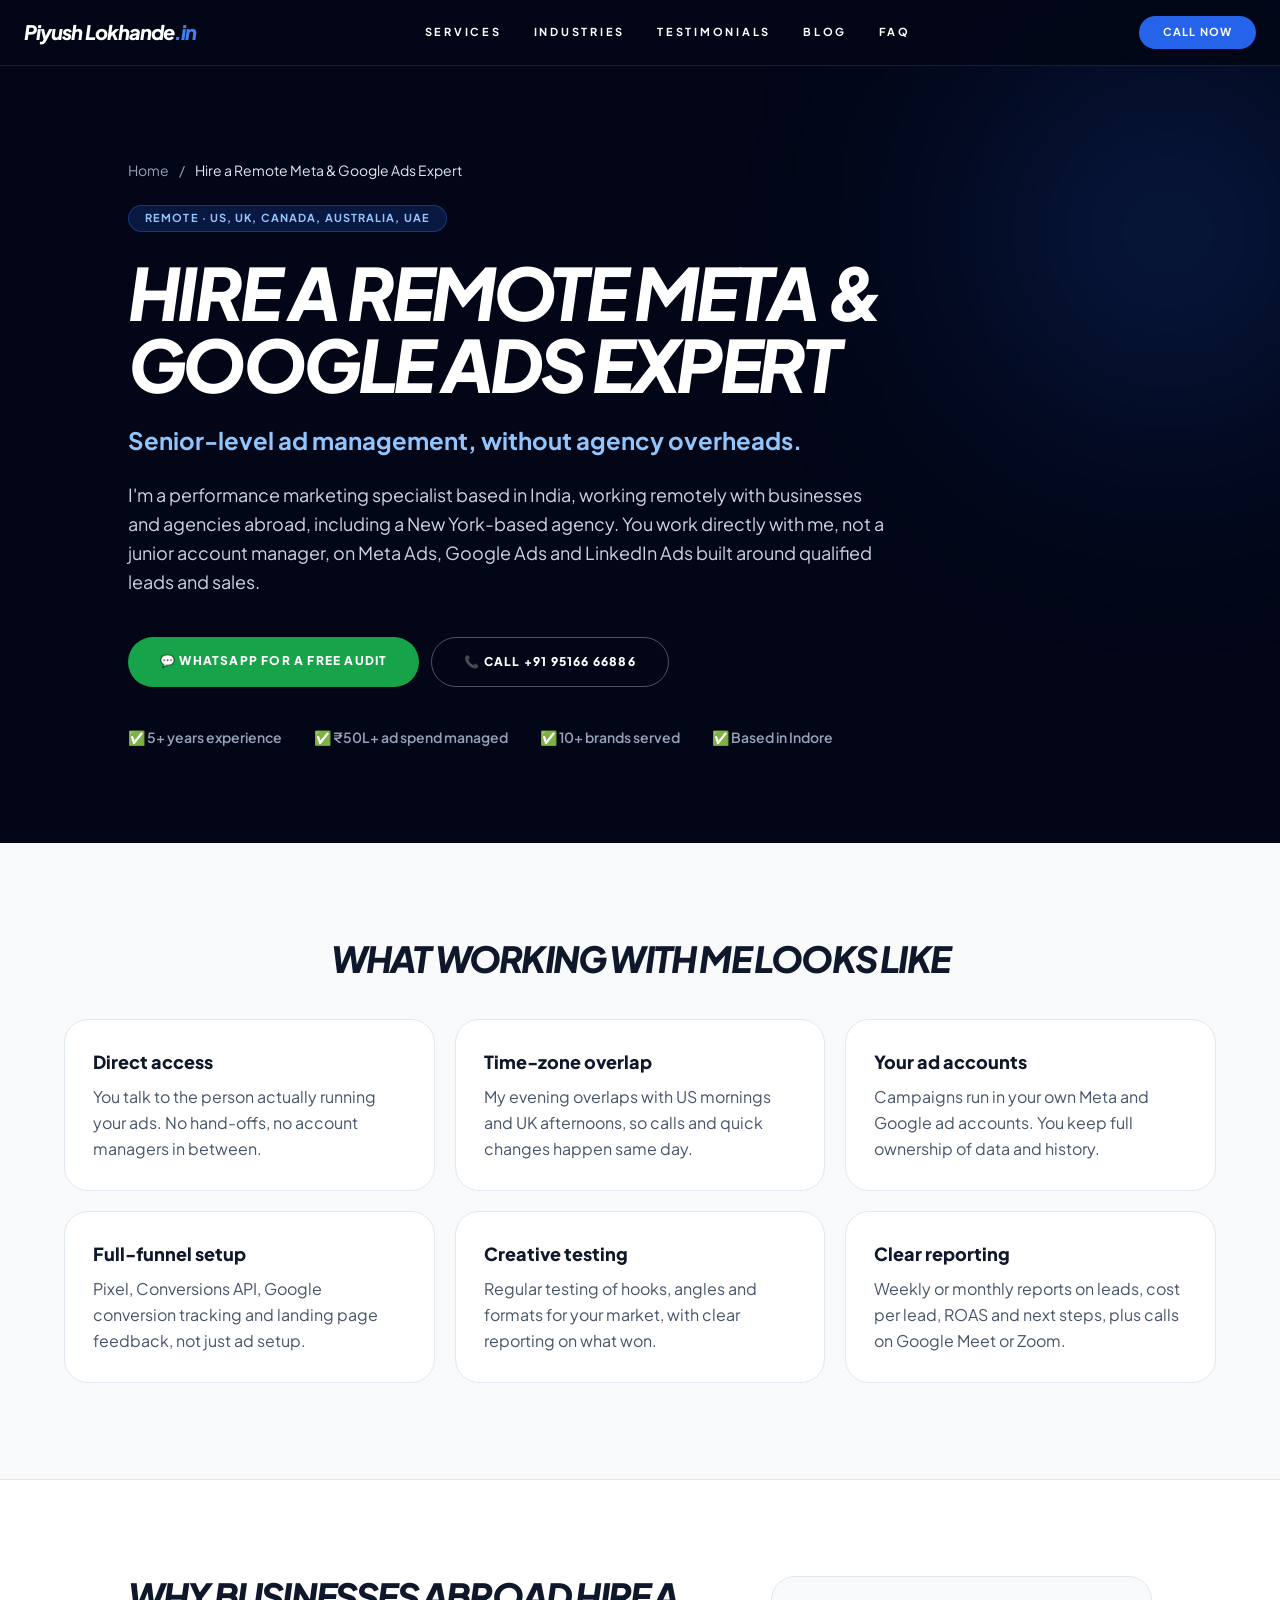
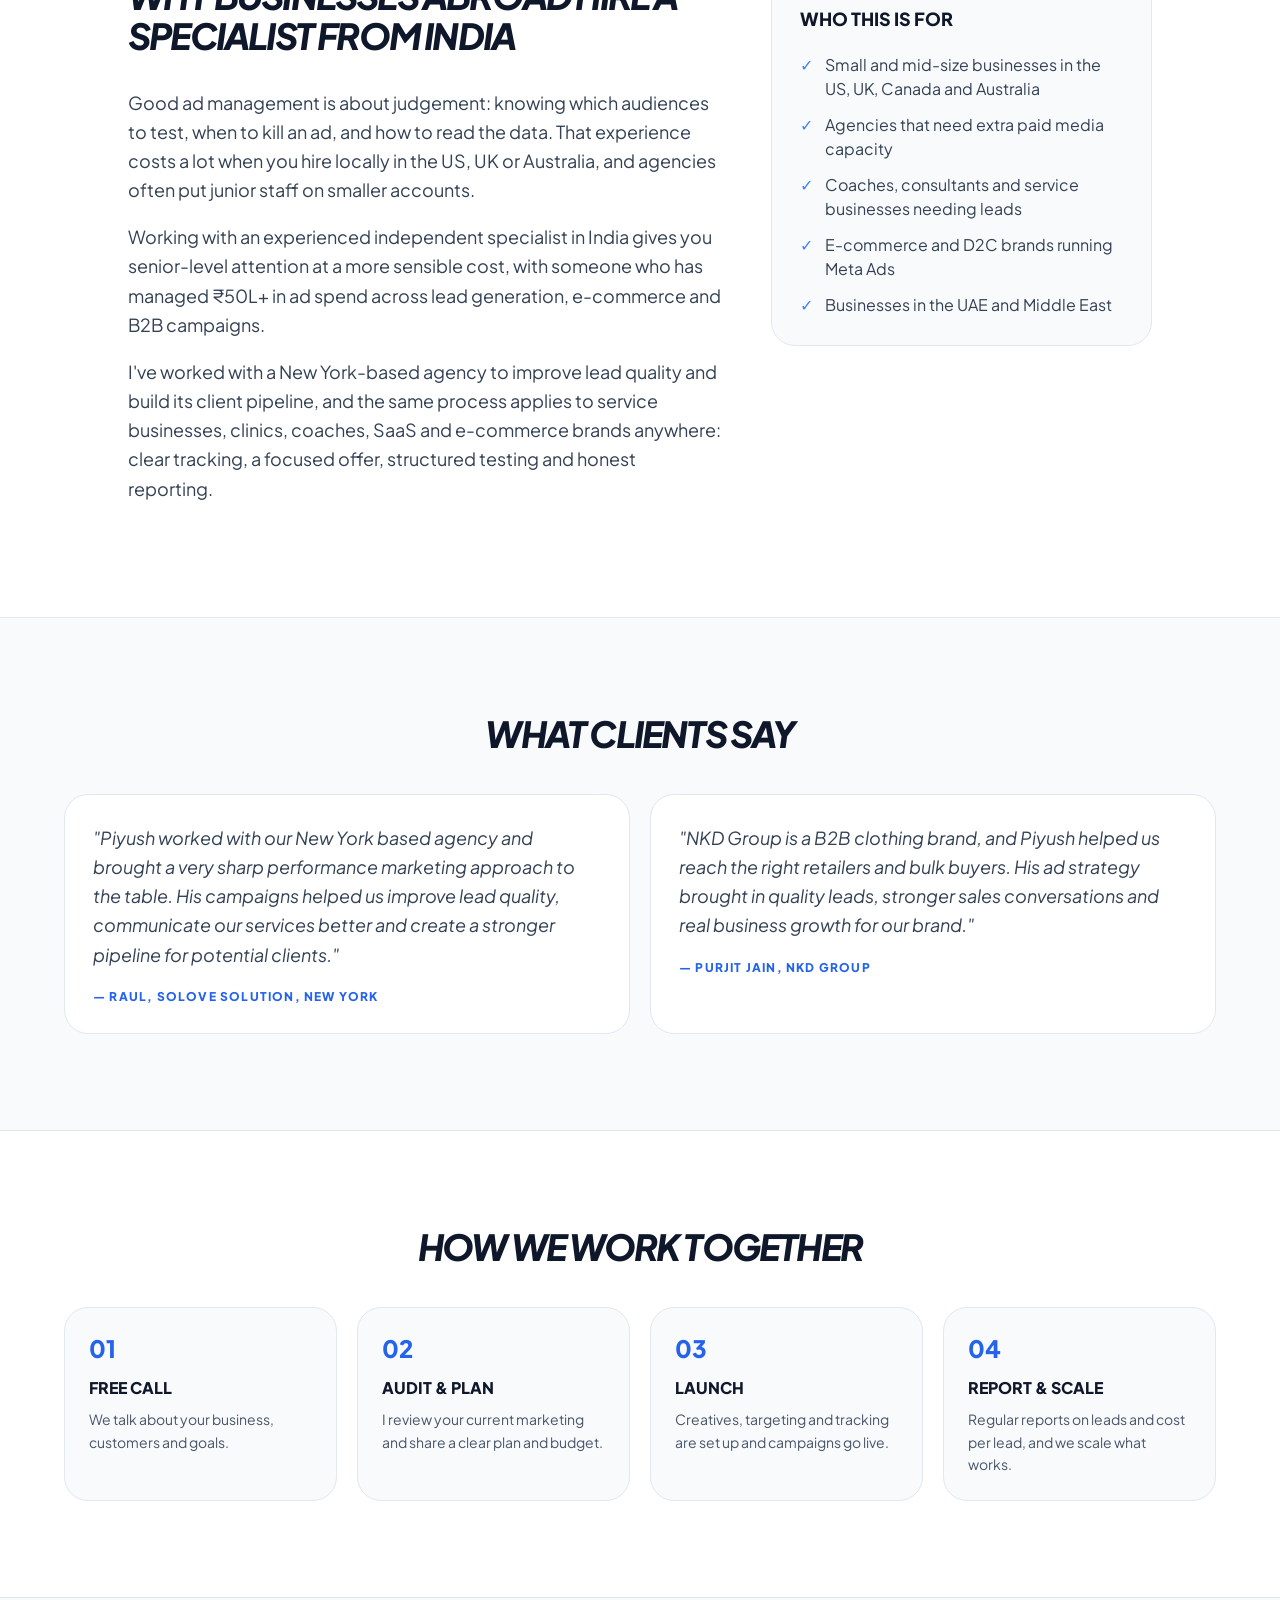
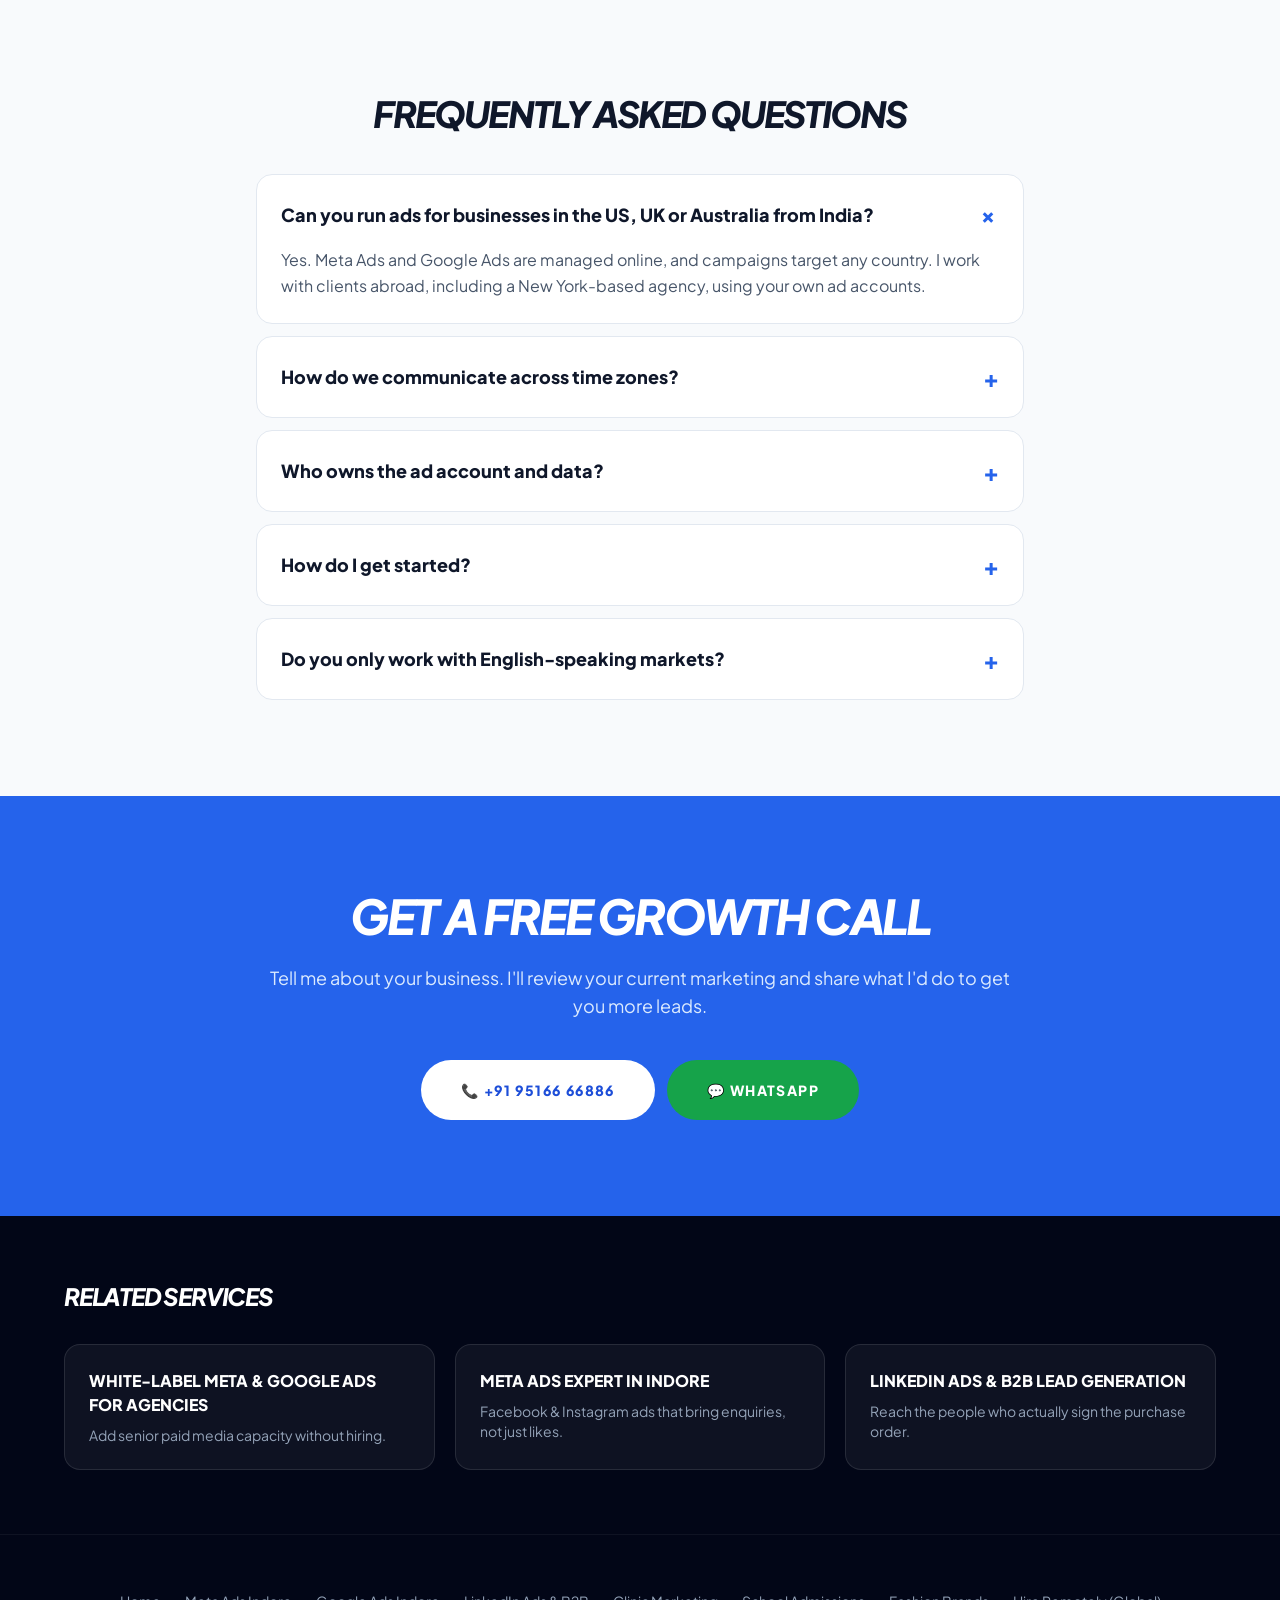
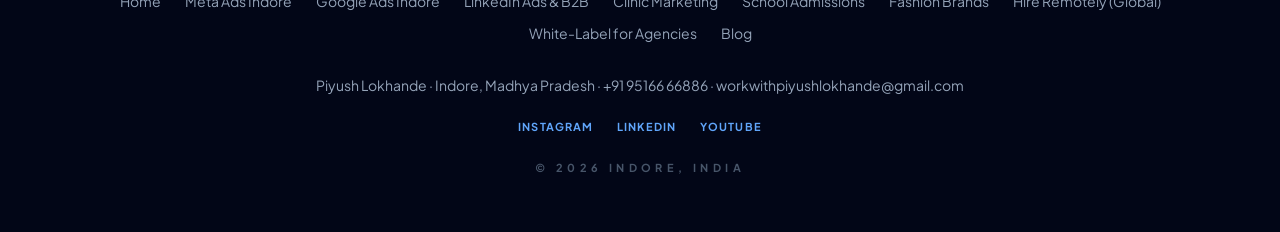
<file: hire-meta-ads-expert.html>
<!DOCTYPE html>
<html lang="en-IN">
<head>
    <meta charset="UTF-8">
    <meta name="viewport" content="width=device-width, initial-scale=1.0">
    <title>Hire a Freelance Meta &amp; Google Ads Expert (Remote)</title>
    <meta name="description" content="Hire Piyush Lokhande, a remote Meta Ads and Google Ads specialist from India, for businesses in the US, UK, Canada, Australia and UAE. 5+ years, ₹50L+ ad spend managed, US client experience.">
    <meta name="robots" content="index, follow, max-image-preview:large">
    <meta name="author" content="Piyush Lokhande">
    <link rel="canonical" href="https://piyushlokhande.in/hire-meta-ads-expert.html">
    <meta property="og:type" content="website">
    <meta property="og:locale" content="en_IN">
    <meta property="og:site_name" content="Piyush Lokhande">
    <meta property="og:url" content="https://piyushlokhande.in/hire-meta-ads-expert.html">
    <meta property="og:title" content="Hire a Freelance Meta &amp; Google Ads Expert (Remote)">
    <meta property="og:description" content="Hire Piyush Lokhande, a remote Meta Ads and Google Ads specialist from India, for businesses in the US, UK, Canada, Australia and UAE. 5+ years, ₹50L+ ad spend managed, US client experience.">
    <meta property="og:image" content="https://piyushlokhande.in/images/og-piyush-lokhande.jpg">
    <meta name="twitter:card" content="summary_large_image">
    <link rel="icon" type="image/png" sizes="32x32" href="images/favicon-32.png">
    <link rel="apple-touch-icon" href="images/favicon-192.png">
    <script type="application/ld+json">
{
 "@context": "https://schema.org",
 "@graph": [
  {
   "@type": "Service",
   "@id": "https://piyushlokhande.in/hire-meta-ads-expert.html#service",
   "name": "Remote Meta Ads and Google Ads management for international clients",
   "serviceType": "Remote Meta Ads and Google Ads management for international clients",
   "url": "https://piyushlokhande.in/hire-meta-ads-expert.html",
   "description": "Hire Piyush Lokhande, a remote Meta Ads and Google Ads specialist from India, for businesses in the US, UK, Canada, Australia and UAE. 5+ years, ₹50L+ ad spend managed, US client experience.",
   "provider": {
    "@id": "https://piyushlokhande.in/#business"
   },
   "areaServed": [
    {
     "@type": "City",
     "name": "Indore"
    },
    {
     "@type": "Country",
     "name": "India"
    }
   ]
  },
  {
   "@type": "ProfessionalService",
   "@id": "https://piyushlokhande.in/#business",
   "name": "Piyush Lokhande - Performance Marketing",
   "url": "https://piyushlokhande.in/",
   "telephone": "+91-9516666886",
   "image": "https://piyushlokhande.in/images/og-piyush-lokhande.jpg",
   "address": {
    "@type": "PostalAddress",
    "addressLocality": "Indore",
    "addressRegion": "Madhya Pradesh",
    "addressCountry": "IN"
   }
  },
  {
   "@type": "BreadcrumbList",
   "itemListElement": [
    {
     "@type": "ListItem",
     "position": 1,
     "name": "Home",
     "item": "https://piyushlokhande.in/"
    },
    {
     "@type": "ListItem",
     "position": 2,
     "name": "Hire a Remote Meta & Google Ads Expert",
     "item": "https://piyushlokhande.in/hire-meta-ads-expert.html"
    }
   ]
  },
  {
   "@type": "FAQPage",
   "mainEntity": [
    {
     "@type": "Question",
     "name": "Can you run ads for businesses in the US, UK or Australia from India?",
     "acceptedAnswer": {
      "@type": "Answer",
      "text": "Yes. Meta Ads and Google Ads are managed online, and campaigns target any country. I work with clients abroad, including a New York-based agency, using your own ad accounts."
     }
    },
    {
     "@type": "Question",
     "name": "How do we communicate across time zones?",
     "acceptedAnswer": {
      "@type": "Answer",
      "text": "Mostly on WhatsApp, email and Slack, with scheduled calls on Google Meet or Zoom. My evening hours in India overlap with US mornings and UK afternoons."
     }
    },
    {
     "@type": "Question",
     "name": "Who owns the ad account and data?",
     "acceptedAnswer": {
      "@type": "Answer",
      "text": "You do. Campaigns are run inside your own Meta Business Manager and Google Ads account, and you can remove access at any time."
     }
    },
    {
     "@type": "Question",
     "name": "How do I get started?",
     "acceptedAnswer": {
      "@type": "Answer",
      "text": "Message me on WhatsApp at +91 95166 66886 or email workwithpiyushlokhande@gmail.com. We'll do a free call, I'll review your current account, and then share a plan."
     }
    },
    {
     "@type": "Question",
     "name": "Do you only work with English-speaking markets?",
     "acceptedAnswer": {
      "@type": "Answer",
      "text": "Most international work is in English, but campaigns can also target Hindi-speaking audiences abroad, including the Indian diaspora in the US, UK, Canada and the UAE."
     }
    }
   ]
  }
 ]
}
    </script>
    <!-- Google Tag Manager -->
    <script>(function(w,d,s,l,i){w[l]=w[l]||[];w[l].push({'gtm.start':
    new Date().getTime(),event:'gtm.js'});var f=d.getElementsByTagName(s)[0],
    j=d.createElement(s),dl=l!='dataLayer'?'&l='+l:'';j.async=true;j.src=
    'https://www.googletagmanager.com/gtm.js?id='+i+dl;f.parentNode.insertBefore(j,f);
    })(window,document,'script','dataLayer','GTM-59L5B7SR');</script>
    <!-- End Google Tag Manager -->
    <link rel="preconnect" href="https://fonts.googleapis.com">
    <link rel="preconnect" href="https://fonts.gstatic.com" crossorigin>
    <link href="https://fonts.googleapis.com/css2?family=Plus+Jakarta+Sans:wght@400;600;700;800&display=swap" rel="stylesheet">
    <style>
        html { scroll-behavior: smooth; scroll-padding-top: 84px; }
        body { font-family: 'Plus Jakarta Sans', sans-serif; overflow-x: hidden; }
        .faq-item summary::-webkit-details-marker { display: none; }
        .faq-item summary h3 { font: inherit; }
        .prose-body p { margin-bottom: 1.1rem; }
        .sticky-cta { position: fixed; left: 0; right: 0; bottom: 0; z-index: 60; display: grid; grid-template-columns: 1fr 1fr; gap: 8px; padding: 10px 12px calc(10px + env(safe-area-inset-bottom)); background: rgba(2,6,23,0.94); backdrop-filter: blur(10px); border-top: 1px solid rgba(255,255,255,0.1); }
        .sticky-cta a { display: flex; align-items: center; justify-content: center; gap: 8px; padding: 14px 10px; border-radius: 999px; font-weight: 800; font-size: 14px; color: #fff; }
        .sticky-cta .cta-call { background: #2563eb; }
        .sticky-cta .cta-wa { background: #16a34a; }
        @media (min-width: 768px) { .sticky-cta { display: none; } }
        @media (max-width: 767px) { body { padding-bottom: 76px; } }
    </style>
    <link rel="stylesheet" href="css/tailwind.css">
</head>
<body class="bg-slate-50 text-slate-900">
    <noscript><iframe src="https://www.googletagmanager.com/ns.html?id=GTM-59L5B7SR" height="0" width="0" style="display:none;visibility:hidden"></iframe></noscript>

    <nav class="fixed top-0 w-full z-50 bg-slate-950/90 backdrop-blur-md border-b border-white/10">
        <div class="max-w-7xl mx-auto px-6 py-4 flex justify-between items-center text-white">
            <a href="./" class="text-xl font-black italic tracking-tighter leading-none">Piyush Lokhande<span class="text-blue-500">.in</span></a>
            <div class="hidden md:flex gap-8 text-[11px] font-bold tracking-[0.25em] uppercase">
                <a href="./#services" class="hover:text-blue-400 transition">Services</a>
                <a href="./#industries" class="hover:text-blue-400 transition">Industries</a>
                <a href="./#testimonials" class="hover:text-blue-400 transition">Testimonials</a>
                <a href="blog/" class="hover:text-blue-400 transition">Blog</a>
                <a href="#faq" class="hover:text-blue-400 transition">FAQ</a>
            </div>
            <a href="tel:+919516666886" class="bg-blue-600 px-4 md:px-6 py-2 rounded-full hover:bg-white hover:text-black transition uppercase tracking-widest text-[11px] font-bold">Call Now</a>
        </div>
    </nav>

    <header class="bg-slate-950 text-white pt-32 pb-16 md:pt-40 md:pb-24 px-6 relative overflow-hidden">
        <div class="absolute top-10 -right-20 w-96 h-96 bg-blue-600/20 rounded-full blur-[120px]"></div>
        <div class="max-w-5xl mx-auto relative">
            <nav aria-label="Breadcrumb" class="text-slate-400 text-sm mb-6"><a href="./" class="hover:text-white">Home</a> <span class="mx-2">/</span> <span class="text-slate-200">Hire a Remote Meta &amp; Google Ads Expert</span></nav>
            <span class="inline-block bg-blue-600/20 text-blue-300 px-4 py-1 rounded-full text-[11px] font-bold tracking-widest uppercase mb-6 border border-blue-500/30">Remote · US, UK, Canada, Australia, UAE</span>
            <h1 class="text-4xl md:text-6xl lg:text-7xl font-black tracking-tighter leading-[0.95] uppercase italic mb-6">Hire a Remote Meta &amp; Google Ads Expert</h1>
            <p class="text-xl md:text-2xl font-bold text-blue-300 mb-6">Senior-level ad management, without agency overheads.</p>
            <p class="text-slate-300 text-lg leading-relaxed max-w-3xl mb-10">I&#x27;m a performance marketing specialist based in India, working remotely with businesses and agencies abroad, including a New York-based agency. You work directly with me, not a junior account manager, on Meta Ads, Google Ads and LinkedIn Ads built around qualified leads and sales.</p>
            <div class="flex flex-col sm:flex-row gap-3">
                <a href="https://wa.me/919516666886" class="inline-flex justify-center bg-green-600 text-white px-8 py-4 rounded-full font-black uppercase tracking-widest text-xs hover:bg-white hover:text-black transition">💬 WhatsApp for a free audit</a>
                <a href="tel:+919516666886" class="inline-flex justify-center border border-white/30 text-white px-8 py-4 rounded-full font-black uppercase tracking-widest text-xs hover:bg-white hover:text-black transition">📞 Call +91 95166 66886</a>
            </div>
            <div class="flex flex-wrap gap-x-8 gap-y-3 mt-10 text-sm text-slate-400 font-semibold">
                <span>✅ 5+ years experience</span><span>✅ ₹50L+ ad spend managed</span><span>✅ 10+ brands served</span><span>✅ Based in Indore</span>
            </div>
        </div>
    </header>

    <main>
        <section class="py-16 md:py-24 px-6">
            <div class="max-w-6xl mx-auto">
                <h2 class="text-3xl md:text-4xl font-black uppercase italic tracking-tighter mb-10 text-center">What working with me looks like</h2>
                <div class="grid grid-cols-1 sm:grid-cols-2 lg:grid-cols-3 gap-5">
                <div class="bg-white border border-slate-200 rounded-3xl p-6 md:p-7">
                    <h3 class="font-black text-lg mb-2 text-slate-900">Direct access</h3>
                    <p class="text-slate-600 leading-relaxed">You talk to the person actually running your ads. No hand-offs, no account managers in between.</p>
                </div>
                <div class="bg-white border border-slate-200 rounded-3xl p-6 md:p-7">
                    <h3 class="font-black text-lg mb-2 text-slate-900">Time-zone overlap</h3>
                    <p class="text-slate-600 leading-relaxed">My evening overlaps with US mornings and UK afternoons, so calls and quick changes happen same day.</p>
                </div>
                <div class="bg-white border border-slate-200 rounded-3xl p-6 md:p-7">
                    <h3 class="font-black text-lg mb-2 text-slate-900">Your ad accounts</h3>
                    <p class="text-slate-600 leading-relaxed">Campaigns run in your own Meta and Google ad accounts. You keep full ownership of data and history.</p>
                </div>
                <div class="bg-white border border-slate-200 rounded-3xl p-6 md:p-7">
                    <h3 class="font-black text-lg mb-2 text-slate-900">Full-funnel setup</h3>
                    <p class="text-slate-600 leading-relaxed">Pixel, Conversions API, Google conversion tracking and landing page feedback, not just ad setup.</p>
                </div>
                <div class="bg-white border border-slate-200 rounded-3xl p-6 md:p-7">
                    <h3 class="font-black text-lg mb-2 text-slate-900">Creative testing</h3>
                    <p class="text-slate-600 leading-relaxed">Regular testing of hooks, angles and formats for your market, with clear reporting on what won.</p>
                </div>
                <div class="bg-white border border-slate-200 rounded-3xl p-6 md:p-7">
                    <h3 class="font-black text-lg mb-2 text-slate-900">Clear reporting</h3>
                    <p class="text-slate-600 leading-relaxed">Weekly or monthly reports on leads, cost per lead, ROAS and next steps, plus calls on Google Meet or Zoom.</p>
                </div>
                </div>
            </div>
        </section>

        <section class="py-16 md:py-24 px-6 bg-white border-y border-slate-200">
            <div class="max-w-5xl mx-auto grid grid-cols-1 md:grid-cols-5 gap-12">
                <div class="md:col-span-3">
                    <h2 class="text-3xl md:text-4xl font-black uppercase italic tracking-tighter mb-8">Why businesses abroad hire a specialist from India</h2>
                    <div class="prose-body text-slate-700 text-lg leading-relaxed">
                <p>Good ad management is about judgement: knowing which audiences to test, when to kill an ad, and how to read the data. That experience costs a lot when you hire locally in the US, UK or Australia, and agencies often put junior staff on smaller accounts.</p>
                <p>Working with an experienced independent specialist in India gives you senior-level attention at a more sensible cost, with someone who has managed ₹50L+ in ad spend across lead generation, e-commerce and B2B campaigns.</p>
                <p>I&#x27;ve worked with a New York-based agency to improve lead quality and build its client pipeline, and the same process applies to service businesses, clinics, coaches, SaaS and e-commerce brands anywhere: clear tracking, a focused offer, structured testing and honest reporting.</p>
                    </div>
                </div>
                <aside class="md:col-span-2 bg-slate-50 border border-slate-200 rounded-3xl p-7 h-fit">
                    <h2 class="font-black uppercase text-lg mb-5">Who this is for</h2>
                    <ul class="space-y-3 text-slate-700">
                    <li class="flex gap-3"><span class="text-blue-500">✓</span><span>Small and mid-size businesses in the US, UK, Canada and Australia</span></li>
                    <li class="flex gap-3"><span class="text-blue-500">✓</span><span>Agencies that need extra paid media capacity</span></li>
                    <li class="flex gap-3"><span class="text-blue-500">✓</span><span>Coaches, consultants and service businesses needing leads</span></li>
                    <li class="flex gap-3"><span class="text-blue-500">✓</span><span>E-commerce and D2C brands running Meta Ads</span></li>
                    <li class="flex gap-3"><span class="text-blue-500">✓</span><span>Businesses in the UAE and Middle East</span></li>
                    </ul>
                </aside>
            </div>
        </section>

        <section class="py-16 md:py-24 px-6">
            <div class="max-w-6xl mx-auto">
                <h2 class="text-3xl md:text-4xl font-black uppercase italic tracking-tighter mb-10 text-center">What clients say</h2>
                <div class="grid grid-cols-1 md:grid-cols-2 gap-5">
                <figure class="bg-white border border-slate-200 rounded-3xl p-7 text-left">
                    <blockquote class="text-slate-700 text-lg leading-relaxed italic">"Piyush worked with our New York based agency and brought a very sharp performance marketing approach to the table. His campaigns helped us improve lead quality, communicate our services better and create a stronger pipeline for potential clients."</blockquote>
                    <figcaption class="mt-5 text-blue-600 font-black uppercase tracking-widest text-xs">— Raul, Solove Solution, New York</figcaption>
                </figure>
                <figure class="bg-white border border-slate-200 rounded-3xl p-7 text-left">
                    <blockquote class="text-slate-700 text-lg leading-relaxed italic">"NKD Group is a B2B clothing brand, and Piyush helped us reach the right retailers and bulk buyers. His ad strategy brought in quality leads, stronger sales conversations and real business growth for our brand."</blockquote>
                    <figcaption class="mt-5 text-blue-600 font-black uppercase tracking-widest text-xs">— Purjit Jain, NKD Group</figcaption>
                </figure>
                </div>
            </div>
        </section>

        <section class="py-16 md:py-24 px-6 bg-white border-y border-slate-200">
            <div class="max-w-6xl mx-auto">
                <h2 class="text-3xl md:text-4xl font-black uppercase italic tracking-tighter mb-10 text-center">How we work together</h2>
                <ol class="grid grid-cols-1 sm:grid-cols-2 md:grid-cols-4 gap-5">
                    <li class="bg-slate-50 border border-slate-200 rounded-3xl p-6"><p class="text-blue-600 font-black text-2xl mb-3">01</p><p class="font-black uppercase mb-2">Free call</p><p class="text-slate-600 text-sm leading-relaxed">We talk about your business, customers and goals.</p></li>
                    <li class="bg-slate-50 border border-slate-200 rounded-3xl p-6"><p class="text-blue-600 font-black text-2xl mb-3">02</p><p class="font-black uppercase mb-2">Audit &amp; plan</p><p class="text-slate-600 text-sm leading-relaxed">I review your current marketing and share a clear plan and budget.</p></li>
                    <li class="bg-slate-50 border border-slate-200 rounded-3xl p-6"><p class="text-blue-600 font-black text-2xl mb-3">03</p><p class="font-black uppercase mb-2">Launch</p><p class="text-slate-600 text-sm leading-relaxed">Creatives, targeting and tracking are set up and campaigns go live.</p></li>
                    <li class="bg-slate-50 border border-slate-200 rounded-3xl p-6"><p class="text-blue-600 font-black text-2xl mb-3">04</p><p class="font-black uppercase mb-2">Report &amp; scale</p><p class="text-slate-600 text-sm leading-relaxed">Regular reports on leads and cost per lead, and we scale what works.</p></li>
                </ol>
            </div>
        </section>

        <section id="faq" class="py-16 md:py-24 px-6">
            <div class="max-w-3xl mx-auto">
                <h2 class="text-3xl md:text-4xl font-black uppercase italic tracking-tighter mb-10 text-center">Frequently asked questions</h2>
                <div class="space-y-3">
                <details class="faq-item group border border-slate-200 rounded-2xl p-5 md:p-6 bg-white" open>
                    <summary class="flex justify-between items-center gap-4 cursor-pointer font-black text-base md:text-lg text-slate-900 list-none"><h3>Can you run ads for businesses in the US, UK or Australia from India?</h3><span class="text-blue-600 text-2xl group-open:rotate-45 transition">+</span></summary>
                    <p class="text-slate-600 leading-relaxed mt-4">Yes. Meta Ads and Google Ads are managed online, and campaigns target any country. I work with clients abroad, including a New York-based agency, using your own ad accounts.</p>
                </details>
                <details class="faq-item group border border-slate-200 rounded-2xl p-5 md:p-6 bg-white">
                    <summary class="flex justify-between items-center gap-4 cursor-pointer font-black text-base md:text-lg text-slate-900 list-none"><h3>How do we communicate across time zones?</h3><span class="text-blue-600 text-2xl group-open:rotate-45 transition">+</span></summary>
                    <p class="text-slate-600 leading-relaxed mt-4">Mostly on WhatsApp, email and Slack, with scheduled calls on Google Meet or Zoom. My evening hours in India overlap with US mornings and UK afternoons.</p>
                </details>
                <details class="faq-item group border border-slate-200 rounded-2xl p-5 md:p-6 bg-white">
                    <summary class="flex justify-between items-center gap-4 cursor-pointer font-black text-base md:text-lg text-slate-900 list-none"><h3>Who owns the ad account and data?</h3><span class="text-blue-600 text-2xl group-open:rotate-45 transition">+</span></summary>
                    <p class="text-slate-600 leading-relaxed mt-4">You do. Campaigns are run inside your own Meta Business Manager and Google Ads account, and you can remove access at any time.</p>
                </details>
                <details class="faq-item group border border-slate-200 rounded-2xl p-5 md:p-6 bg-white">
                    <summary class="flex justify-between items-center gap-4 cursor-pointer font-black text-base md:text-lg text-slate-900 list-none"><h3>How do I get started?</h3><span class="text-blue-600 text-2xl group-open:rotate-45 transition">+</span></summary>
                    <p class="text-slate-600 leading-relaxed mt-4">Message me on WhatsApp at +91 95166 66886 or email workwithpiyushlokhande@gmail.com. We&#x27;ll do a free call, I&#x27;ll review your current account, and then share a plan.</p>
                </details>
                <details class="faq-item group border border-slate-200 rounded-2xl p-5 md:p-6 bg-white">
                    <summary class="flex justify-between items-center gap-4 cursor-pointer font-black text-base md:text-lg text-slate-900 list-none"><h3>Do you only work with English-speaking markets?</h3><span class="text-blue-600 text-2xl group-open:rotate-45 transition">+</span></summary>
                    <p class="text-slate-600 leading-relaxed mt-4">Most international work is in English, but campaigns can also target Hindi-speaking audiences abroad, including the Indian diaspora in the US, UK, Canada and the UAE.</p>
                </details>
                </div>
            </div>
        </section>

        <section class="py-16 md:py-24 px-6 bg-blue-600 text-white text-center">
            <div class="max-w-3xl mx-auto">
                <h2 class="text-3xl md:text-5xl font-black uppercase italic tracking-tighter mb-6">Get a free growth call</h2>
                <p class="text-blue-100 text-lg mb-10">Tell me about your business. I'll review your current marketing and share what I'd do to get you more leads.</p>
                <div class="flex flex-col sm:flex-row gap-3 justify-center">
                    <a href="tel:+919516666886" class="bg-white text-blue-700 px-10 py-5 rounded-full font-black uppercase text-sm tracking-widest hover:bg-slate-900 hover:text-white transition">📞 +91 95166 66886</a>
                    <a href="https://wa.me/919516666886" class="bg-green-600 text-white px-10 py-5 rounded-full font-black uppercase text-sm tracking-widest hover:bg-slate-900 transition">💬 WhatsApp</a>
                </div>
            </div>
        </section>

        <section class="py-16 px-6 bg-slate-950 text-white">
            <div class="max-w-6xl mx-auto">
                <h2 class="text-2xl font-black uppercase italic tracking-tighter mb-8">Related services</h2>
                <div class="grid grid-cols-1 md:grid-cols-3 gap-5">
                <a href="white-label-ppc-for-agencies.html" class="block border border-white/10 bg-white/[0.05] hover:border-blue-500 rounded-2xl p-6 transition">
                    <p class="font-black uppercase">White-Label Meta &amp; Google Ads for Agencies</p>
                    <p class="text-slate-400 text-sm mt-2">Add senior paid media capacity without hiring.</p>
                </a>
                <a href="meta-ads-agency-indore.html" class="block border border-white/10 bg-white/[0.05] hover:border-blue-500 rounded-2xl p-6 transition">
                    <p class="font-black uppercase">Meta Ads Expert in Indore</p>
                    <p class="text-slate-400 text-sm mt-2">Facebook &amp; Instagram ads that bring enquiries, not just likes.</p>
                </a>
                <a href="linkedin-ads-b2b-lead-generation.html" class="block border border-white/10 bg-white/[0.05] hover:border-blue-500 rounded-2xl p-6 transition">
                    <p class="font-black uppercase">LinkedIn Ads &amp; B2B Lead Generation</p>
                    <p class="text-slate-400 text-sm mt-2">Reach the people who actually sign the purchase order.</p>
                </a>
                </div>
            </div>
        </section>
    </main>

    <footer class="py-14 bg-slate-950 text-white text-center border-t border-white/5 px-6">
        <nav class="flex flex-wrap justify-center gap-x-6 gap-y-3 mb-8 text-slate-400 text-sm" aria-label="Services">
            <a href="./" class="hover:text-white">Home</a>
            <a href="meta-ads-agency-indore.html" class="hover:text-white">Meta Ads Indore</a>
            <a href="google-ads-agency-indore.html" class="hover:text-white">Google Ads Indore</a>
            <a href="linkedin-ads-b2b-lead-generation.html" class="hover:text-white">LinkedIn Ads &amp; B2B</a>
            <a href="clinic-marketing.html" class="hover:text-white">Clinic Marketing</a>
            <a href="school-admission-marketing.html" class="hover:text-white">School Admissions</a>
            <a href="fashion-brand-marketing.html" class="hover:text-white">Fashion Brands</a>
            <a href="hire-meta-ads-expert.html" class="hover:text-white">Hire Remotely (Global)</a>
            <a href="white-label-ppc-for-agencies.html" class="hover:text-white">White-Label for Agencies</a>
            <a href="blog/" class="hover:text-white">Blog</a>
        </nav>
        <p class="text-slate-400 text-sm mb-6">Piyush Lokhande · Indore, Madhya Pradesh · <a href="tel:+919516666886" class="hover:text-white">+91 95166 66886</a> · <a href="mailto:workwithpiyushlokhande@gmail.com" class="hover:text-white">workwithpiyushlokhande@gmail.com</a></p>
        <div class="flex justify-center gap-6 text-blue-400 font-bold uppercase text-[11px] tracking-widest mb-6">
            <a href="https://instagram.com/piyushlokhande_" target="_blank" rel="noopener">Instagram</a>
            <a href="https://linkedin.com/in/piyush-lokhande-59828b215" target="_blank" rel="noopener">LinkedIn</a>
            <a href="https://www.youtube.com/@Piyushlokhande-yt1" target="_blank" rel="noopener">YouTube</a>
        </div>
        <p class="text-slate-600 text-[11px] uppercase font-bold tracking-[0.4em]">© 2026 Indore, India</p>
    </footer>

    <div class="sticky-cta" aria-label="Quick contact">
        <a href="tel:+919516666886" class="cta-call">📞 Call Now</a>
        <a href="https://wa.me/919516666886" class="cta-wa">💬 WhatsApp</a>
    </div>

    <script>
        (function () {
            var waText = encodeURIComponent("Hi Piyush, I found your website (Hire Remotely (Global) page). I want to grow my business with ads. Can we talk?");
            document.querySelectorAll('a[href^="https://wa.me/"]').forEach(function (a) {
                if (a.href.indexOf('?') === -1) a.href = a.href + '?text=' + waText;
            });
            window.dataLayer = window.dataLayer || [];
            document.addEventListener('click', function (e) {
                var a = e.target.closest && e.target.closest('a');
                if (!a) return;
                var href = a.getAttribute('href') || '';
                var type = href.indexOf('tel:') === 0 ? 'call_click' : href.indexOf('wa.me') !== -1 ? 'whatsapp_click' : href.indexOf('mailto:') === 0 ? 'email_click' : null;
                if (type) window.dataLayer.push({ event: type, page_slug: 'hire-meta-ads-expert' });
            });
        })();
    </script>
</body>
</html>
</file>
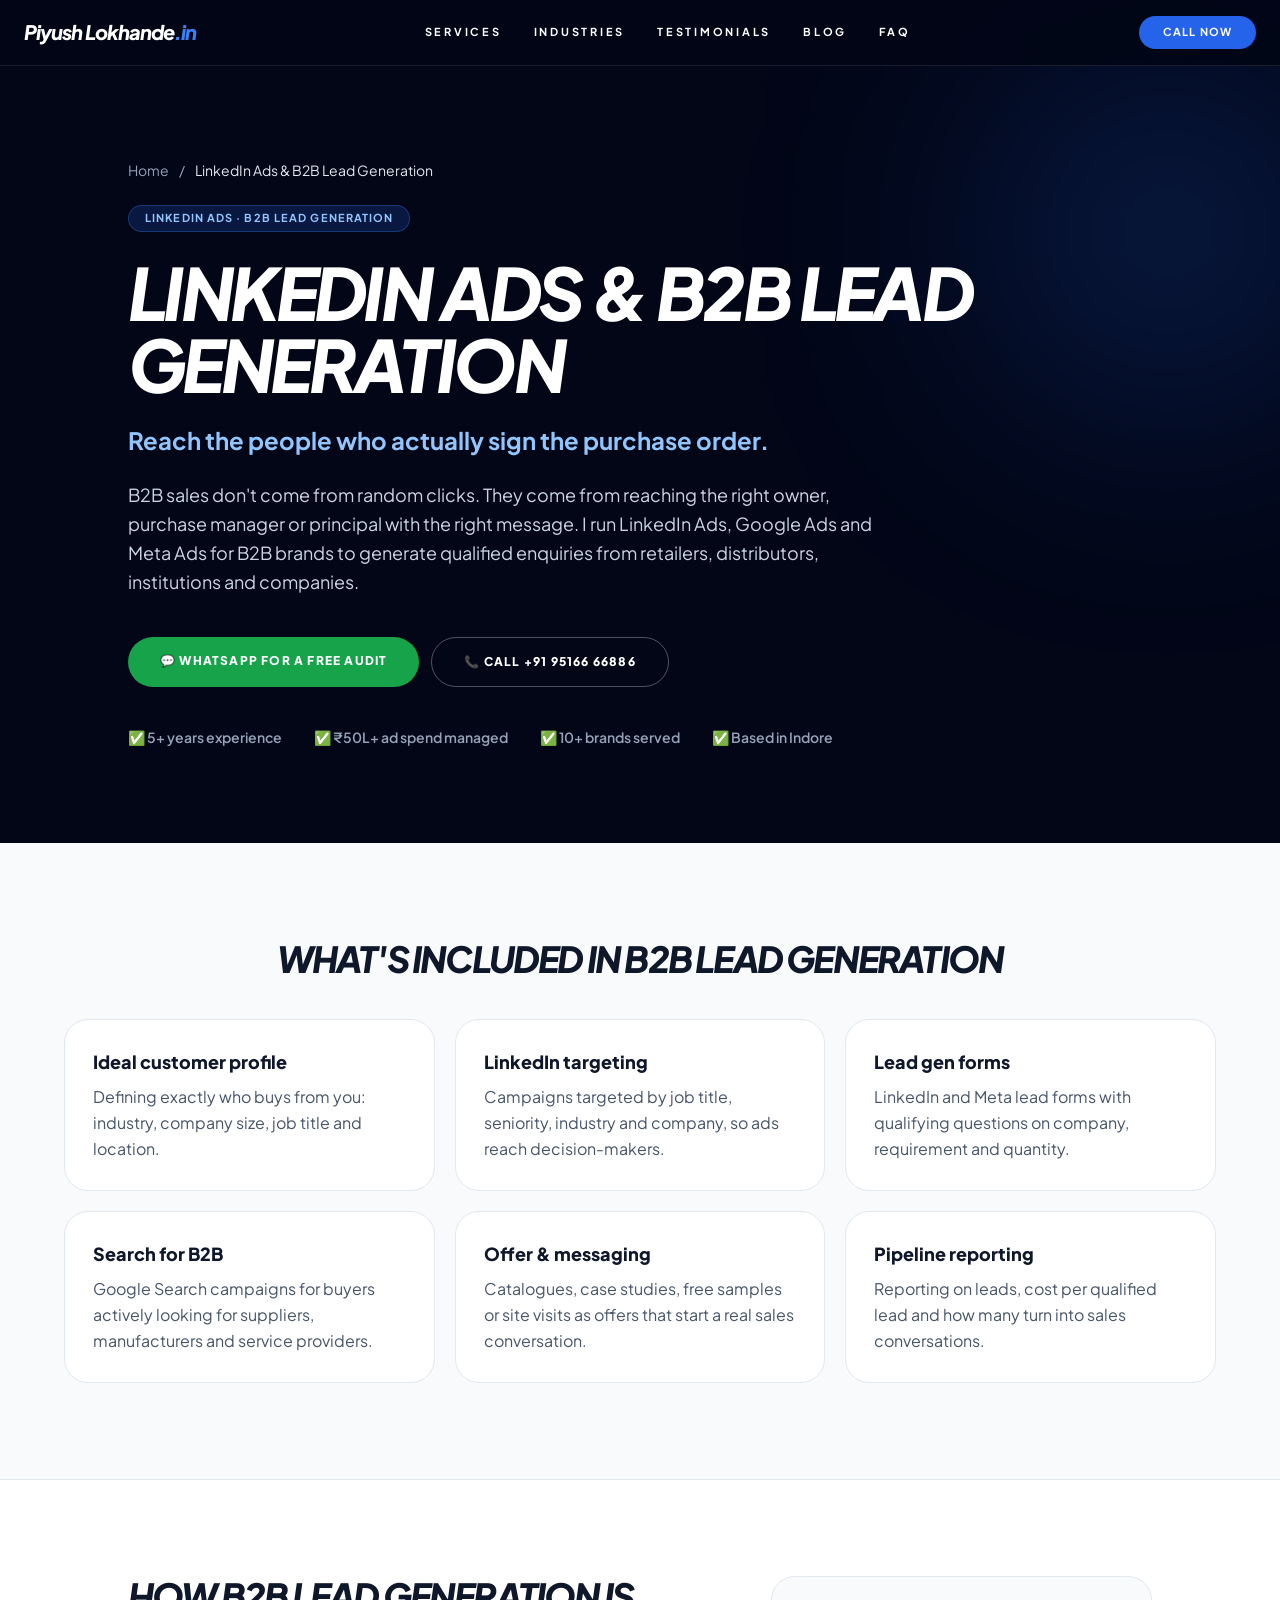
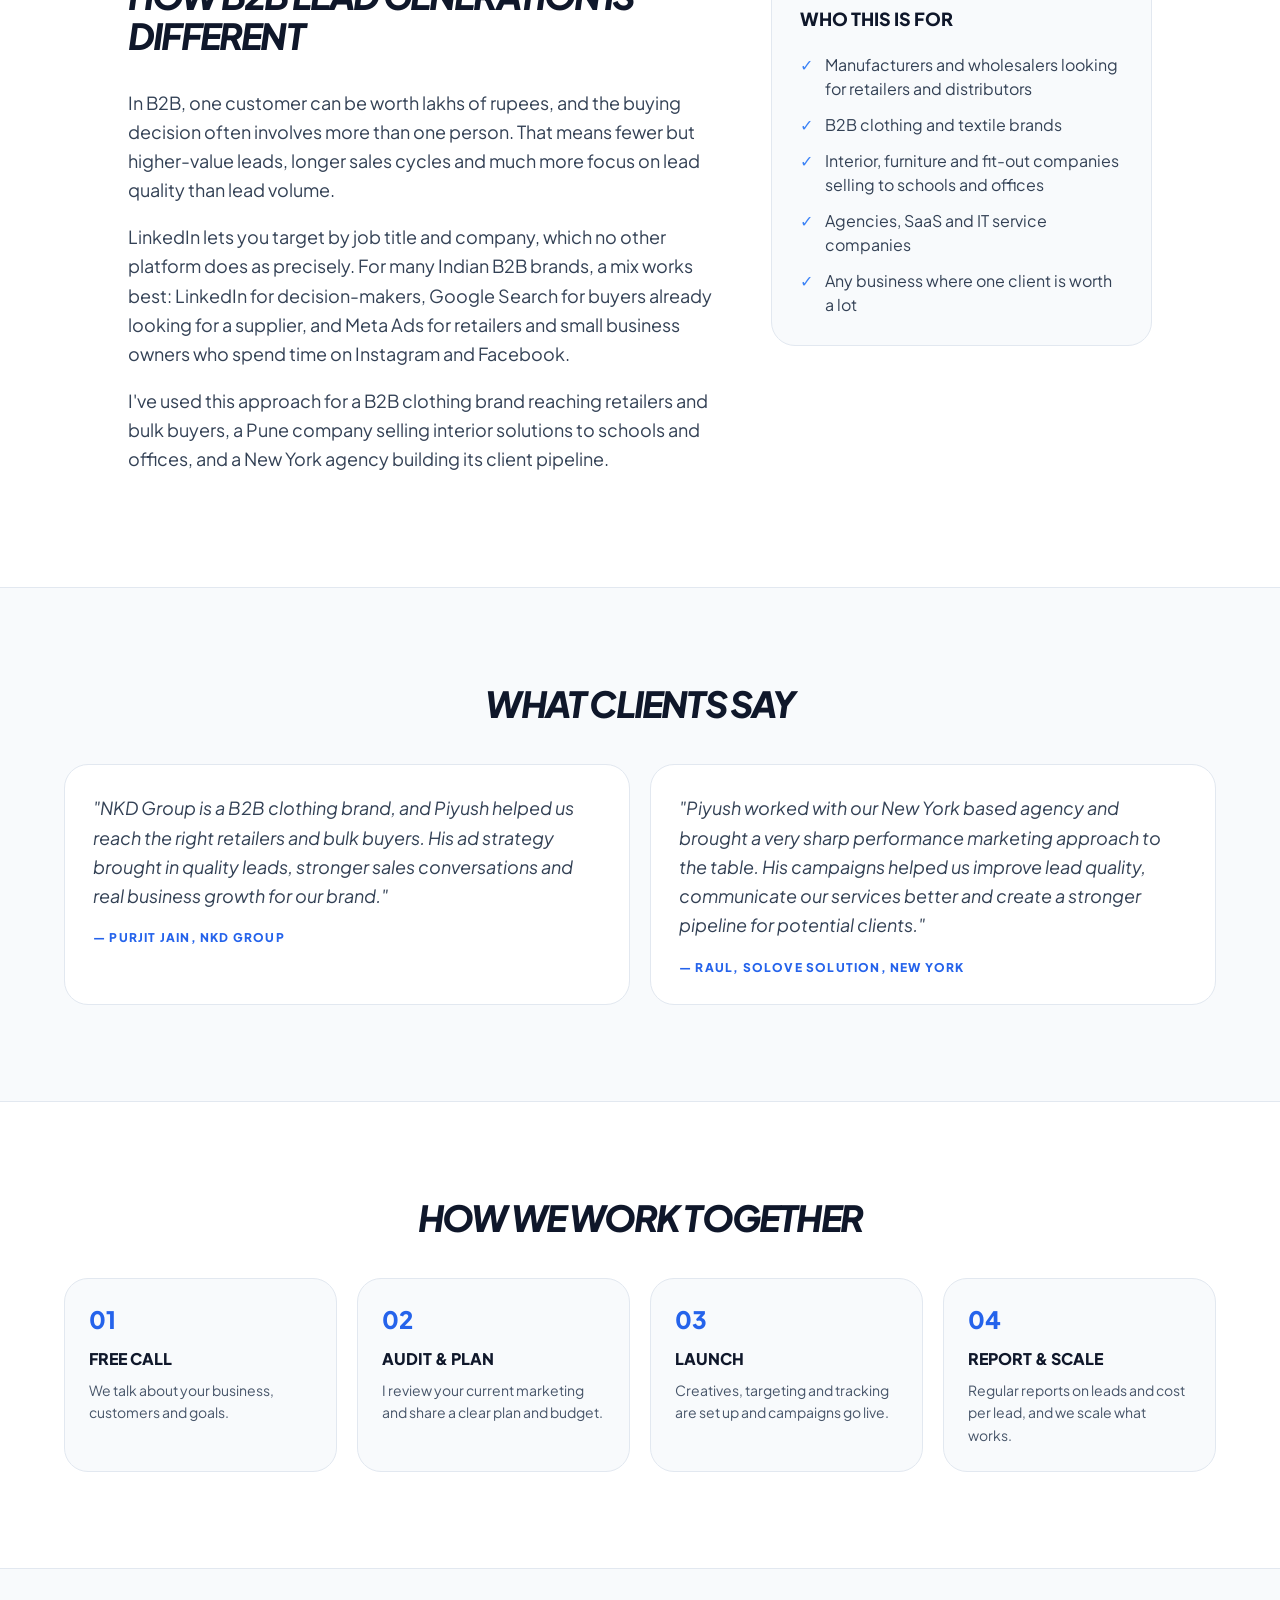
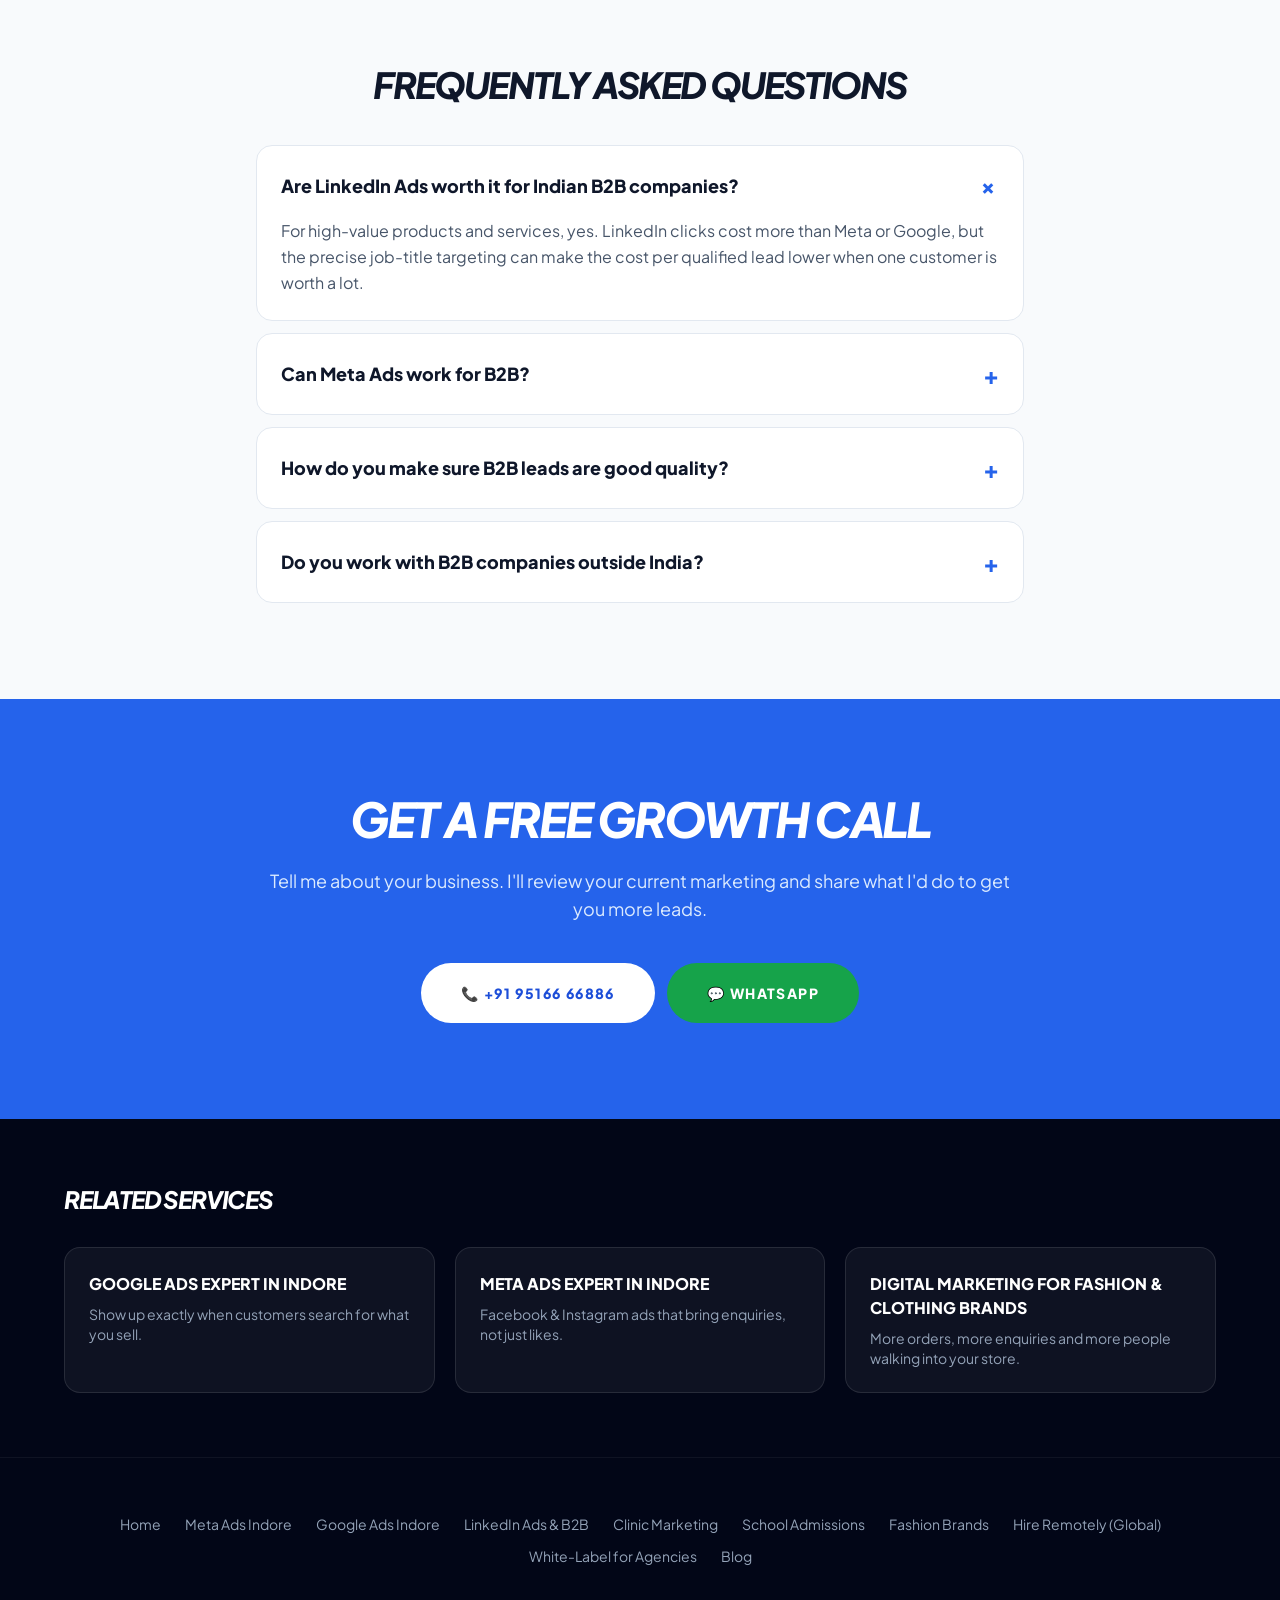
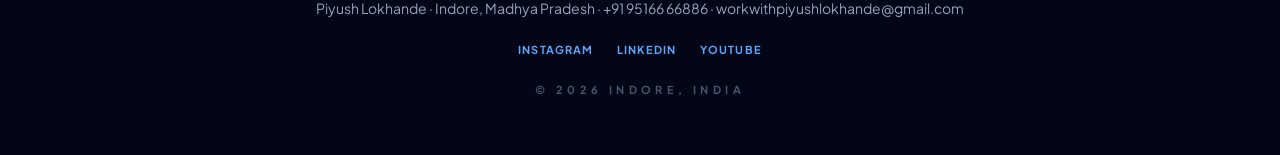
<file: linkedin-ads-b2b-lead-generation.html>
<!DOCTYPE html>
<html lang="en-IN">
<head>
    <meta charset="UTF-8">
    <meta name="viewport" content="width=device-width, initial-scale=1.0">
    <title>LinkedIn Ads &amp; B2B Lead Generation | Piyush Lokhande</title>
    <meta name="description" content="LinkedIn Ads and B2B lead generation by Piyush Lokhande, Indore. Reach business owners, buyers and decision-makers for B2B products, services and bulk orders.">
    <meta name="robots" content="index, follow, max-image-preview:large">
    <meta name="author" content="Piyush Lokhande">
    <link rel="canonical" href="https://piyushlokhande.in/linkedin-ads-b2b-lead-generation.html">
    <meta property="og:type" content="website">
    <meta property="og:locale" content="en_IN">
    <meta property="og:site_name" content="Piyush Lokhande">
    <meta property="og:url" content="https://piyushlokhande.in/linkedin-ads-b2b-lead-generation.html">
    <meta property="og:title" content="LinkedIn Ads &amp; B2B Lead Generation | Piyush Lokhande">
    <meta property="og:description" content="LinkedIn Ads and B2B lead generation by Piyush Lokhande, Indore. Reach business owners, buyers and decision-makers for B2B products, services and bulk orders.">
    <meta property="og:image" content="https://piyushlokhande.in/images/og-piyush-lokhande.jpg">
    <meta name="twitter:card" content="summary_large_image">
    <link rel="icon" type="image/png" sizes="32x32" href="images/favicon-32.png">
    <link rel="apple-touch-icon" href="images/favicon-192.png">
    <script type="application/ld+json">
{
 "@context": "https://schema.org",
 "@graph": [
  {
   "@type": "Service",
   "@id": "https://piyushlokhande.in/linkedin-ads-b2b-lead-generation.html#service",
   "name": "LinkedIn Ads and B2B lead generation",
   "serviceType": "LinkedIn Ads and B2B lead generation",
   "url": "https://piyushlokhande.in/linkedin-ads-b2b-lead-generation.html",
   "description": "LinkedIn Ads and B2B lead generation by Piyush Lokhande, Indore. Reach business owners, buyers and decision-makers for B2B products, services and bulk orders.",
   "provider": {
    "@id": "https://piyushlokhande.in/#business"
   },
   "areaServed": [
    {
     "@type": "City",
     "name": "Indore"
    },
    {
     "@type": "Country",
     "name": "India"
    }
   ]
  },
  {
   "@type": "ProfessionalService",
   "@id": "https://piyushlokhande.in/#business",
   "name": "Piyush Lokhande - Performance Marketing",
   "url": "https://piyushlokhande.in/",
   "telephone": "+91-9516666886",
   "image": "https://piyushlokhande.in/images/og-piyush-lokhande.jpg",
   "address": {
    "@type": "PostalAddress",
    "addressLocality": "Indore",
    "addressRegion": "Madhya Pradesh",
    "addressCountry": "IN"
   }
  },
  {
   "@type": "BreadcrumbList",
   "itemListElement": [
    {
     "@type": "ListItem",
     "position": 1,
     "name": "Home",
     "item": "https://piyushlokhande.in/"
    },
    {
     "@type": "ListItem",
     "position": 2,
     "name": "LinkedIn Ads & B2B Lead Generation",
     "item": "https://piyushlokhande.in/linkedin-ads-b2b-lead-generation.html"
    }
   ]
  },
  {
   "@type": "FAQPage",
   "mainEntity": [
    {
     "@type": "Question",
     "name": "Are LinkedIn Ads worth it for Indian B2B companies?",
     "acceptedAnswer": {
      "@type": "Answer",
      "text": "For high-value products and services, yes. LinkedIn clicks cost more than Meta or Google, but the precise job-title targeting can make the cost per qualified lead lower when one customer is worth a lot."
     }
    },
    {
     "@type": "Question",
     "name": "Can Meta Ads work for B2B?",
     "acceptedAnswer": {
      "@type": "Answer",
      "text": "Yes, especially when your buyers are small business owners, shopkeepers or retailers who use Instagram and Facebook daily. Lead forms with qualifying questions help filter for serious buyers."
     }
    },
    {
     "@type": "Question",
     "name": "How do you make sure B2B leads are good quality?",
     "acceptedAnswer": {
      "@type": "Answer",
      "text": "By targeting the right roles, using forms that ask about business type, requirement and quantity, and optimising campaigns for qualified leads rather than the cheapest leads."
     }
    },
    {
     "@type": "Question",
     "name": "Do you work with B2B companies outside India?",
     "acceptedAnswer": {
      "@type": "Answer",
      "text": "Yes. I've worked with a New York-based agency and can run campaigns for US and international markets."
     }
    }
   ]
  }
 ]
}
    </script>
    <!-- Google Tag Manager -->
    <script>(function(w,d,s,l,i){w[l]=w[l]||[];w[l].push({'gtm.start':
    new Date().getTime(),event:'gtm.js'});var f=d.getElementsByTagName(s)[0],
    j=d.createElement(s),dl=l!='dataLayer'?'&l='+l:'';j.async=true;j.src=
    'https://www.googletagmanager.com/gtm.js?id='+i+dl;f.parentNode.insertBefore(j,f);
    })(window,document,'script','dataLayer','GTM-59L5B7SR');</script>
    <!-- End Google Tag Manager -->
    <link rel="preconnect" href="https://fonts.googleapis.com">
    <link rel="preconnect" href="https://fonts.gstatic.com" crossorigin>
    <link href="https://fonts.googleapis.com/css2?family=Plus+Jakarta+Sans:wght@400;600;700;800&display=swap" rel="stylesheet">
    <style>
        html { scroll-behavior: smooth; scroll-padding-top: 84px; }
        body { font-family: 'Plus Jakarta Sans', sans-serif; overflow-x: hidden; }
        .faq-item summary::-webkit-details-marker { display: none; }
        .faq-item summary h3 { font: inherit; }
        .prose-body p { margin-bottom: 1.1rem; }
        .sticky-cta { position: fixed; left: 0; right: 0; bottom: 0; z-index: 60; display: grid; grid-template-columns: 1fr 1fr; gap: 8px; padding: 10px 12px calc(10px + env(safe-area-inset-bottom)); background: rgba(2,6,23,0.94); backdrop-filter: blur(10px); border-top: 1px solid rgba(255,255,255,0.1); }
        .sticky-cta a { display: flex; align-items: center; justify-content: center; gap: 8px; padding: 14px 10px; border-radius: 999px; font-weight: 800; font-size: 14px; color: #fff; }
        .sticky-cta .cta-call { background: #2563eb; }
        .sticky-cta .cta-wa { background: #16a34a; }
        @media (min-width: 768px) { .sticky-cta { display: none; } }
        @media (max-width: 767px) { body { padding-bottom: 76px; } }
    </style>
    <link rel="stylesheet" href="css/tailwind.css">
</head>
<body class="bg-slate-50 text-slate-900">
    <noscript><iframe src="https://www.googletagmanager.com/ns.html?id=GTM-59L5B7SR" height="0" width="0" style="display:none;visibility:hidden"></iframe></noscript>

    <nav class="fixed top-0 w-full z-50 bg-slate-950/90 backdrop-blur-md border-b border-white/10">
        <div class="max-w-7xl mx-auto px-6 py-4 flex justify-between items-center text-white">
            <a href="./" class="text-xl font-black italic tracking-tighter leading-none">Piyush Lokhande<span class="text-blue-500">.in</span></a>
            <div class="hidden md:flex gap-8 text-[11px] font-bold tracking-[0.25em] uppercase">
                <a href="./#services" class="hover:text-blue-400 transition">Services</a>
                <a href="./#industries" class="hover:text-blue-400 transition">Industries</a>
                <a href="./#testimonials" class="hover:text-blue-400 transition">Testimonials</a>
                <a href="blog/" class="hover:text-blue-400 transition">Blog</a>
                <a href="#faq" class="hover:text-blue-400 transition">FAQ</a>
            </div>
            <a href="tel:+919516666886" class="bg-blue-600 px-4 md:px-6 py-2 rounded-full hover:bg-white hover:text-black transition uppercase tracking-widest text-[11px] font-bold">Call Now</a>
        </div>
    </nav>

    <header class="bg-slate-950 text-white pt-32 pb-16 md:pt-40 md:pb-24 px-6 relative overflow-hidden">
        <div class="absolute top-10 -right-20 w-96 h-96 bg-blue-600/20 rounded-full blur-[120px]"></div>
        <div class="max-w-5xl mx-auto relative">
            <nav aria-label="Breadcrumb" class="text-slate-400 text-sm mb-6"><a href="./" class="hover:text-white">Home</a> <span class="mx-2">/</span> <span class="text-slate-200">LinkedIn Ads &amp; B2B Lead Generation</span></nav>
            <span class="inline-block bg-blue-600/20 text-blue-300 px-4 py-1 rounded-full text-[11px] font-bold tracking-widest uppercase mb-6 border border-blue-500/30">LinkedIn Ads · B2B Lead Generation</span>
            <h1 class="text-4xl md:text-6xl lg:text-7xl font-black tracking-tighter leading-[0.95] uppercase italic mb-6">LinkedIn Ads &amp; B2B Lead Generation</h1>
            <p class="text-xl md:text-2xl font-bold text-blue-300 mb-6">Reach the people who actually sign the purchase order.</p>
            <p class="text-slate-300 text-lg leading-relaxed max-w-3xl mb-10">B2B sales don&#x27;t come from random clicks. They come from reaching the right owner, purchase manager or principal with the right message. I run LinkedIn Ads, Google Ads and Meta Ads for B2B brands to generate qualified enquiries from retailers, distributors, institutions and companies.</p>
            <div class="flex flex-col sm:flex-row gap-3">
                <a href="https://wa.me/919516666886" class="inline-flex justify-center bg-green-600 text-white px-8 py-4 rounded-full font-black uppercase tracking-widest text-xs hover:bg-white hover:text-black transition">💬 WhatsApp for a free audit</a>
                <a href="tel:+919516666886" class="inline-flex justify-center border border-white/30 text-white px-8 py-4 rounded-full font-black uppercase tracking-widest text-xs hover:bg-white hover:text-black transition">📞 Call +91 95166 66886</a>
            </div>
            <div class="flex flex-wrap gap-x-8 gap-y-3 mt-10 text-sm text-slate-400 font-semibold">
                <span>✅ 5+ years experience</span><span>✅ ₹50L+ ad spend managed</span><span>✅ 10+ brands served</span><span>✅ Based in Indore</span>
            </div>
        </div>
    </header>

    <main>
        <section class="py-16 md:py-24 px-6">
            <div class="max-w-6xl mx-auto">
                <h2 class="text-3xl md:text-4xl font-black uppercase italic tracking-tighter mb-10 text-center">What&#x27;s included in B2B lead generation</h2>
                <div class="grid grid-cols-1 sm:grid-cols-2 lg:grid-cols-3 gap-5">
                <div class="bg-white border border-slate-200 rounded-3xl p-6 md:p-7">
                    <h3 class="font-black text-lg mb-2 text-slate-900">Ideal customer profile</h3>
                    <p class="text-slate-600 leading-relaxed">Defining exactly who buys from you: industry, company size, job title and location.</p>
                </div>
                <div class="bg-white border border-slate-200 rounded-3xl p-6 md:p-7">
                    <h3 class="font-black text-lg mb-2 text-slate-900">LinkedIn targeting</h3>
                    <p class="text-slate-600 leading-relaxed">Campaigns targeted by job title, seniority, industry and company, so ads reach decision-makers.</p>
                </div>
                <div class="bg-white border border-slate-200 rounded-3xl p-6 md:p-7">
                    <h3 class="font-black text-lg mb-2 text-slate-900">Lead gen forms</h3>
                    <p class="text-slate-600 leading-relaxed">LinkedIn and Meta lead forms with qualifying questions on company, requirement and quantity.</p>
                </div>
                <div class="bg-white border border-slate-200 rounded-3xl p-6 md:p-7">
                    <h3 class="font-black text-lg mb-2 text-slate-900">Search for B2B</h3>
                    <p class="text-slate-600 leading-relaxed">Google Search campaigns for buyers actively looking for suppliers, manufacturers and service providers.</p>
                </div>
                <div class="bg-white border border-slate-200 rounded-3xl p-6 md:p-7">
                    <h3 class="font-black text-lg mb-2 text-slate-900">Offer &amp; messaging</h3>
                    <p class="text-slate-600 leading-relaxed">Catalogues, case studies, free samples or site visits as offers that start a real sales conversation.</p>
                </div>
                <div class="bg-white border border-slate-200 rounded-3xl p-6 md:p-7">
                    <h3 class="font-black text-lg mb-2 text-slate-900">Pipeline reporting</h3>
                    <p class="text-slate-600 leading-relaxed">Reporting on leads, cost per qualified lead and how many turn into sales conversations.</p>
                </div>
                </div>
            </div>
        </section>

        <section class="py-16 md:py-24 px-6 bg-white border-y border-slate-200">
            <div class="max-w-5xl mx-auto grid grid-cols-1 md:grid-cols-5 gap-12">
                <div class="md:col-span-3">
                    <h2 class="text-3xl md:text-4xl font-black uppercase italic tracking-tighter mb-8">How B2B lead generation is different</h2>
                    <div class="prose-body text-slate-700 text-lg leading-relaxed">
                <p>In B2B, one customer can be worth lakhs of rupees, and the buying decision often involves more than one person. That means fewer but higher-value leads, longer sales cycles and much more focus on lead quality than lead volume.</p>
                <p>LinkedIn lets you target by job title and company, which no other platform does as precisely. For many Indian B2B brands, a mix works best: LinkedIn for decision-makers, Google Search for buyers already looking for a supplier, and Meta Ads for retailers and small business owners who spend time on Instagram and Facebook.</p>
                <p>I&#x27;ve used this approach for a B2B clothing brand reaching retailers and bulk buyers, a Pune company selling interior solutions to schools and offices, and a New York agency building its client pipeline.</p>
                    </div>
                </div>
                <aside class="md:col-span-2 bg-slate-50 border border-slate-200 rounded-3xl p-7 h-fit">
                    <h2 class="font-black uppercase text-lg mb-5">Who this is for</h2>
                    <ul class="space-y-3 text-slate-700">
                    <li class="flex gap-3"><span class="text-blue-500">✓</span><span>Manufacturers and wholesalers looking for retailers and distributors</span></li>
                    <li class="flex gap-3"><span class="text-blue-500">✓</span><span>B2B clothing and textile brands</span></li>
                    <li class="flex gap-3"><span class="text-blue-500">✓</span><span>Interior, furniture and fit-out companies selling to schools and offices</span></li>
                    <li class="flex gap-3"><span class="text-blue-500">✓</span><span>Agencies, SaaS and IT service companies</span></li>
                    <li class="flex gap-3"><span class="text-blue-500">✓</span><span>Any business where one client is worth a lot</span></li>
                    </ul>
                </aside>
            </div>
        </section>

        <section class="py-16 md:py-24 px-6">
            <div class="max-w-6xl mx-auto">
                <h2 class="text-3xl md:text-4xl font-black uppercase italic tracking-tighter mb-10 text-center">What clients say</h2>
                <div class="grid grid-cols-1 md:grid-cols-2 gap-5">
                <figure class="bg-white border border-slate-200 rounded-3xl p-7 text-left">
                    <blockquote class="text-slate-700 text-lg leading-relaxed italic">"NKD Group is a B2B clothing brand, and Piyush helped us reach the right retailers and bulk buyers. His ad strategy brought in quality leads, stronger sales conversations and real business growth for our brand."</blockquote>
                    <figcaption class="mt-5 text-blue-600 font-black uppercase tracking-widest text-xs">— Purjit Jain, NKD Group</figcaption>
                </figure>
                <figure class="bg-white border border-slate-200 rounded-3xl p-7 text-left">
                    <blockquote class="text-slate-700 text-lg leading-relaxed italic">"Piyush worked with our New York based agency and brought a very sharp performance marketing approach to the table. His campaigns helped us improve lead quality, communicate our services better and create a stronger pipeline for potential clients."</blockquote>
                    <figcaption class="mt-5 text-blue-600 font-black uppercase tracking-widest text-xs">— Raul, Solove Solution, New York</figcaption>
                </figure>
                </div>
            </div>
        </section>

        <section class="py-16 md:py-24 px-6 bg-white border-y border-slate-200">
            <div class="max-w-6xl mx-auto">
                <h2 class="text-3xl md:text-4xl font-black uppercase italic tracking-tighter mb-10 text-center">How we work together</h2>
                <ol class="grid grid-cols-1 sm:grid-cols-2 md:grid-cols-4 gap-5">
                    <li class="bg-slate-50 border border-slate-200 rounded-3xl p-6"><p class="text-blue-600 font-black text-2xl mb-3">01</p><p class="font-black uppercase mb-2">Free call</p><p class="text-slate-600 text-sm leading-relaxed">We talk about your business, customers and goals.</p></li>
                    <li class="bg-slate-50 border border-slate-200 rounded-3xl p-6"><p class="text-blue-600 font-black text-2xl mb-3">02</p><p class="font-black uppercase mb-2">Audit &amp; plan</p><p class="text-slate-600 text-sm leading-relaxed">I review your current marketing and share a clear plan and budget.</p></li>
                    <li class="bg-slate-50 border border-slate-200 rounded-3xl p-6"><p class="text-blue-600 font-black text-2xl mb-3">03</p><p class="font-black uppercase mb-2">Launch</p><p class="text-slate-600 text-sm leading-relaxed">Creatives, targeting and tracking are set up and campaigns go live.</p></li>
                    <li class="bg-slate-50 border border-slate-200 rounded-3xl p-6"><p class="text-blue-600 font-black text-2xl mb-3">04</p><p class="font-black uppercase mb-2">Report &amp; scale</p><p class="text-slate-600 text-sm leading-relaxed">Regular reports on leads and cost per lead, and we scale what works.</p></li>
                </ol>
            </div>
        </section>

        <section id="faq" class="py-16 md:py-24 px-6">
            <div class="max-w-3xl mx-auto">
                <h2 class="text-3xl md:text-4xl font-black uppercase italic tracking-tighter mb-10 text-center">Frequently asked questions</h2>
                <div class="space-y-3">
                <details class="faq-item group border border-slate-200 rounded-2xl p-5 md:p-6 bg-white" open>
                    <summary class="flex justify-between items-center gap-4 cursor-pointer font-black text-base md:text-lg text-slate-900 list-none"><h3>Are LinkedIn Ads worth it for Indian B2B companies?</h3><span class="text-blue-600 text-2xl group-open:rotate-45 transition">+</span></summary>
                    <p class="text-slate-600 leading-relaxed mt-4">For high-value products and services, yes. LinkedIn clicks cost more than Meta or Google, but the precise job-title targeting can make the cost per qualified lead lower when one customer is worth a lot.</p>
                </details>
                <details class="faq-item group border border-slate-200 rounded-2xl p-5 md:p-6 bg-white">
                    <summary class="flex justify-between items-center gap-4 cursor-pointer font-black text-base md:text-lg text-slate-900 list-none"><h3>Can Meta Ads work for B2B?</h3><span class="text-blue-600 text-2xl group-open:rotate-45 transition">+</span></summary>
                    <p class="text-slate-600 leading-relaxed mt-4">Yes, especially when your buyers are small business owners, shopkeepers or retailers who use Instagram and Facebook daily. Lead forms with qualifying questions help filter for serious buyers.</p>
                </details>
                <details class="faq-item group border border-slate-200 rounded-2xl p-5 md:p-6 bg-white">
                    <summary class="flex justify-between items-center gap-4 cursor-pointer font-black text-base md:text-lg text-slate-900 list-none"><h3>How do you make sure B2B leads are good quality?</h3><span class="text-blue-600 text-2xl group-open:rotate-45 transition">+</span></summary>
                    <p class="text-slate-600 leading-relaxed mt-4">By targeting the right roles, using forms that ask about business type, requirement and quantity, and optimising campaigns for qualified leads rather than the cheapest leads.</p>
                </details>
                <details class="faq-item group border border-slate-200 rounded-2xl p-5 md:p-6 bg-white">
                    <summary class="flex justify-between items-center gap-4 cursor-pointer font-black text-base md:text-lg text-slate-900 list-none"><h3>Do you work with B2B companies outside India?</h3><span class="text-blue-600 text-2xl group-open:rotate-45 transition">+</span></summary>
                    <p class="text-slate-600 leading-relaxed mt-4">Yes. I&#x27;ve worked with a New York-based agency and can run campaigns for US and international markets.</p>
                </details>
                </div>
            </div>
        </section>

        <section class="py-16 md:py-24 px-6 bg-blue-600 text-white text-center">
            <div class="max-w-3xl mx-auto">
                <h2 class="text-3xl md:text-5xl font-black uppercase italic tracking-tighter mb-6">Get a free growth call</h2>
                <p class="text-blue-100 text-lg mb-10">Tell me about your business. I'll review your current marketing and share what I'd do to get you more leads.</p>
                <div class="flex flex-col sm:flex-row gap-3 justify-center">
                    <a href="tel:+919516666886" class="bg-white text-blue-700 px-10 py-5 rounded-full font-black uppercase text-sm tracking-widest hover:bg-slate-900 hover:text-white transition">📞 +91 95166 66886</a>
                    <a href="https://wa.me/919516666886" class="bg-green-600 text-white px-10 py-5 rounded-full font-black uppercase text-sm tracking-widest hover:bg-slate-900 transition">💬 WhatsApp</a>
                </div>
            </div>
        </section>

        <section class="py-16 px-6 bg-slate-950 text-white">
            <div class="max-w-6xl mx-auto">
                <h2 class="text-2xl font-black uppercase italic tracking-tighter mb-8">Related services</h2>
                <div class="grid grid-cols-1 md:grid-cols-3 gap-5">
                <a href="google-ads-agency-indore.html" class="block border border-white/10 bg-white/[0.05] hover:border-blue-500 rounded-2xl p-6 transition">
                    <p class="font-black uppercase">Google Ads Expert in Indore</p>
                    <p class="text-slate-400 text-sm mt-2">Show up exactly when customers search for what you sell.</p>
                </a>
                <a href="meta-ads-agency-indore.html" class="block border border-white/10 bg-white/[0.05] hover:border-blue-500 rounded-2xl p-6 transition">
                    <p class="font-black uppercase">Meta Ads Expert in Indore</p>
                    <p class="text-slate-400 text-sm mt-2">Facebook &amp; Instagram ads that bring enquiries, not just likes.</p>
                </a>
                <a href="fashion-brand-marketing.html" class="block border border-white/10 bg-white/[0.05] hover:border-blue-500 rounded-2xl p-6 transition">
                    <p class="font-black uppercase">Digital Marketing for Fashion &amp; Clothing Brands</p>
                    <p class="text-slate-400 text-sm mt-2">More orders, more enquiries and more people walking into your store.</p>
                </a>
                </div>
            </div>
        </section>
    </main>

    <footer class="py-14 bg-slate-950 text-white text-center border-t border-white/5 px-6">
        <nav class="flex flex-wrap justify-center gap-x-6 gap-y-3 mb-8 text-slate-400 text-sm" aria-label="Services">
            <a href="./" class="hover:text-white">Home</a>
            <a href="meta-ads-agency-indore.html" class="hover:text-white">Meta Ads Indore</a>
            <a href="google-ads-agency-indore.html" class="hover:text-white">Google Ads Indore</a>
            <a href="linkedin-ads-b2b-lead-generation.html" class="hover:text-white">LinkedIn Ads &amp; B2B</a>
            <a href="clinic-marketing.html" class="hover:text-white">Clinic Marketing</a>
            <a href="school-admission-marketing.html" class="hover:text-white">School Admissions</a>
            <a href="fashion-brand-marketing.html" class="hover:text-white">Fashion Brands</a>
            <a href="hire-meta-ads-expert.html" class="hover:text-white">Hire Remotely (Global)</a>
            <a href="white-label-ppc-for-agencies.html" class="hover:text-white">White-Label for Agencies</a>
            <a href="blog/" class="hover:text-white">Blog</a>
        </nav>
        <p class="text-slate-400 text-sm mb-6">Piyush Lokhande · Indore, Madhya Pradesh · <a href="tel:+919516666886" class="hover:text-white">+91 95166 66886</a> · <a href="mailto:workwithpiyushlokhande@gmail.com" class="hover:text-white">workwithpiyushlokhande@gmail.com</a></p>
        <div class="flex justify-center gap-6 text-blue-400 font-bold uppercase text-[11px] tracking-widest mb-6">
            <a href="https://instagram.com/piyushlokhande_" target="_blank" rel="noopener">Instagram</a>
            <a href="https://linkedin.com/in/piyush-lokhande-59828b215" target="_blank" rel="noopener">LinkedIn</a>
            <a href="https://www.youtube.com/@Piyushlokhande-yt1" target="_blank" rel="noopener">YouTube</a>
        </div>
        <p class="text-slate-600 text-[11px] uppercase font-bold tracking-[0.4em]">© 2026 Indore, India</p>
    </footer>

    <div class="sticky-cta" aria-label="Quick contact">
        <a href="tel:+919516666886" class="cta-call">📞 Call Now</a>
        <a href="https://wa.me/919516666886" class="cta-wa">💬 WhatsApp</a>
    </div>

    <script>
        (function () {
            var waText = encodeURIComponent("Hi Piyush, I found your website (LinkedIn Ads &amp; B2B page). I want to grow my business with ads. Can we talk?");
            document.querySelectorAll('a[href^="https://wa.me/"]').forEach(function (a) {
                if (a.href.indexOf('?') === -1) a.href = a.href + '?text=' + waText;
            });
            window.dataLayer = window.dataLayer || [];
            document.addEventListener('click', function (e) {
                var a = e.target.closest && e.target.closest('a');
                if (!a) return;
                var href = a.getAttribute('href') || '';
                var type = href.indexOf('tel:') === 0 ? 'call_click' : href.indexOf('wa.me') !== -1 ? 'whatsapp_click' : href.indexOf('mailto:') === 0 ? 'email_click' : null;
                if (type) window.dataLayer.push({ event: type, page_slug: 'linkedin-ads-b2b-lead-generation' });
            });
        })();
    </script>
</body>
</html>
</file>
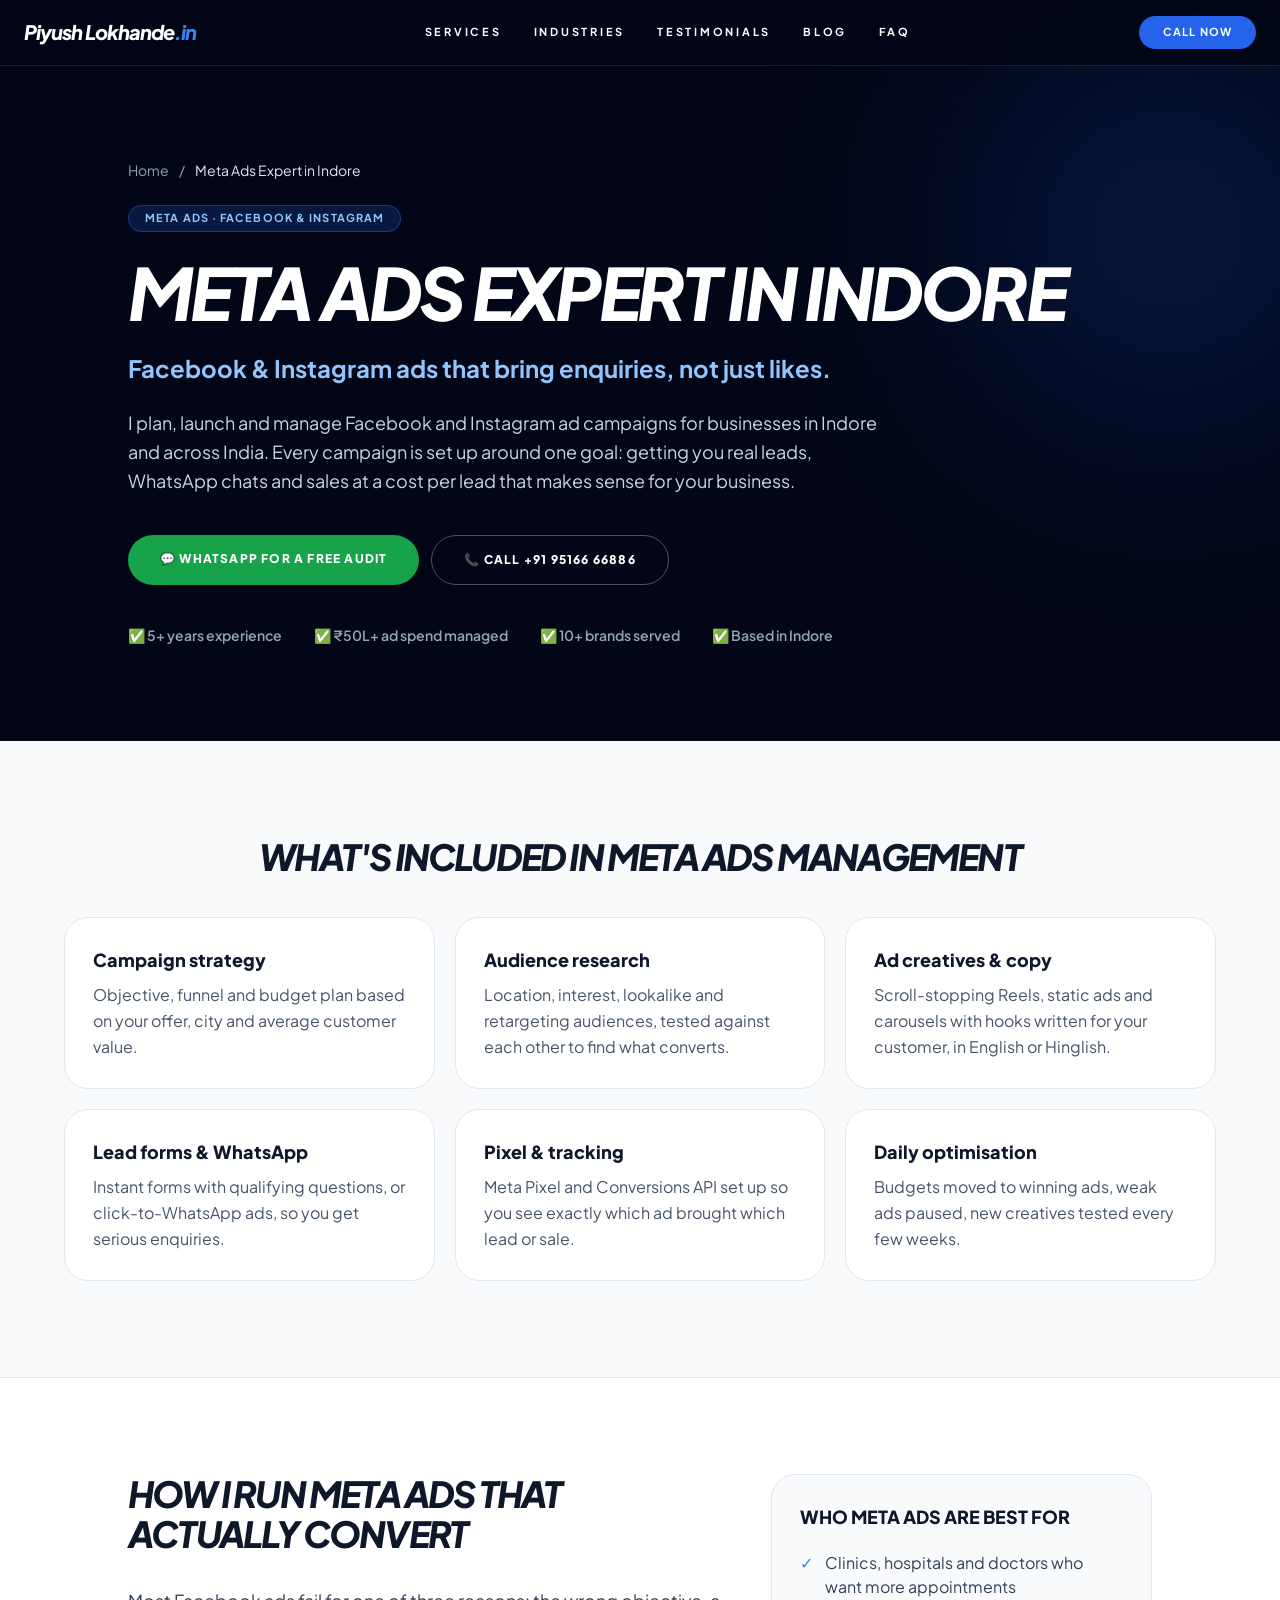
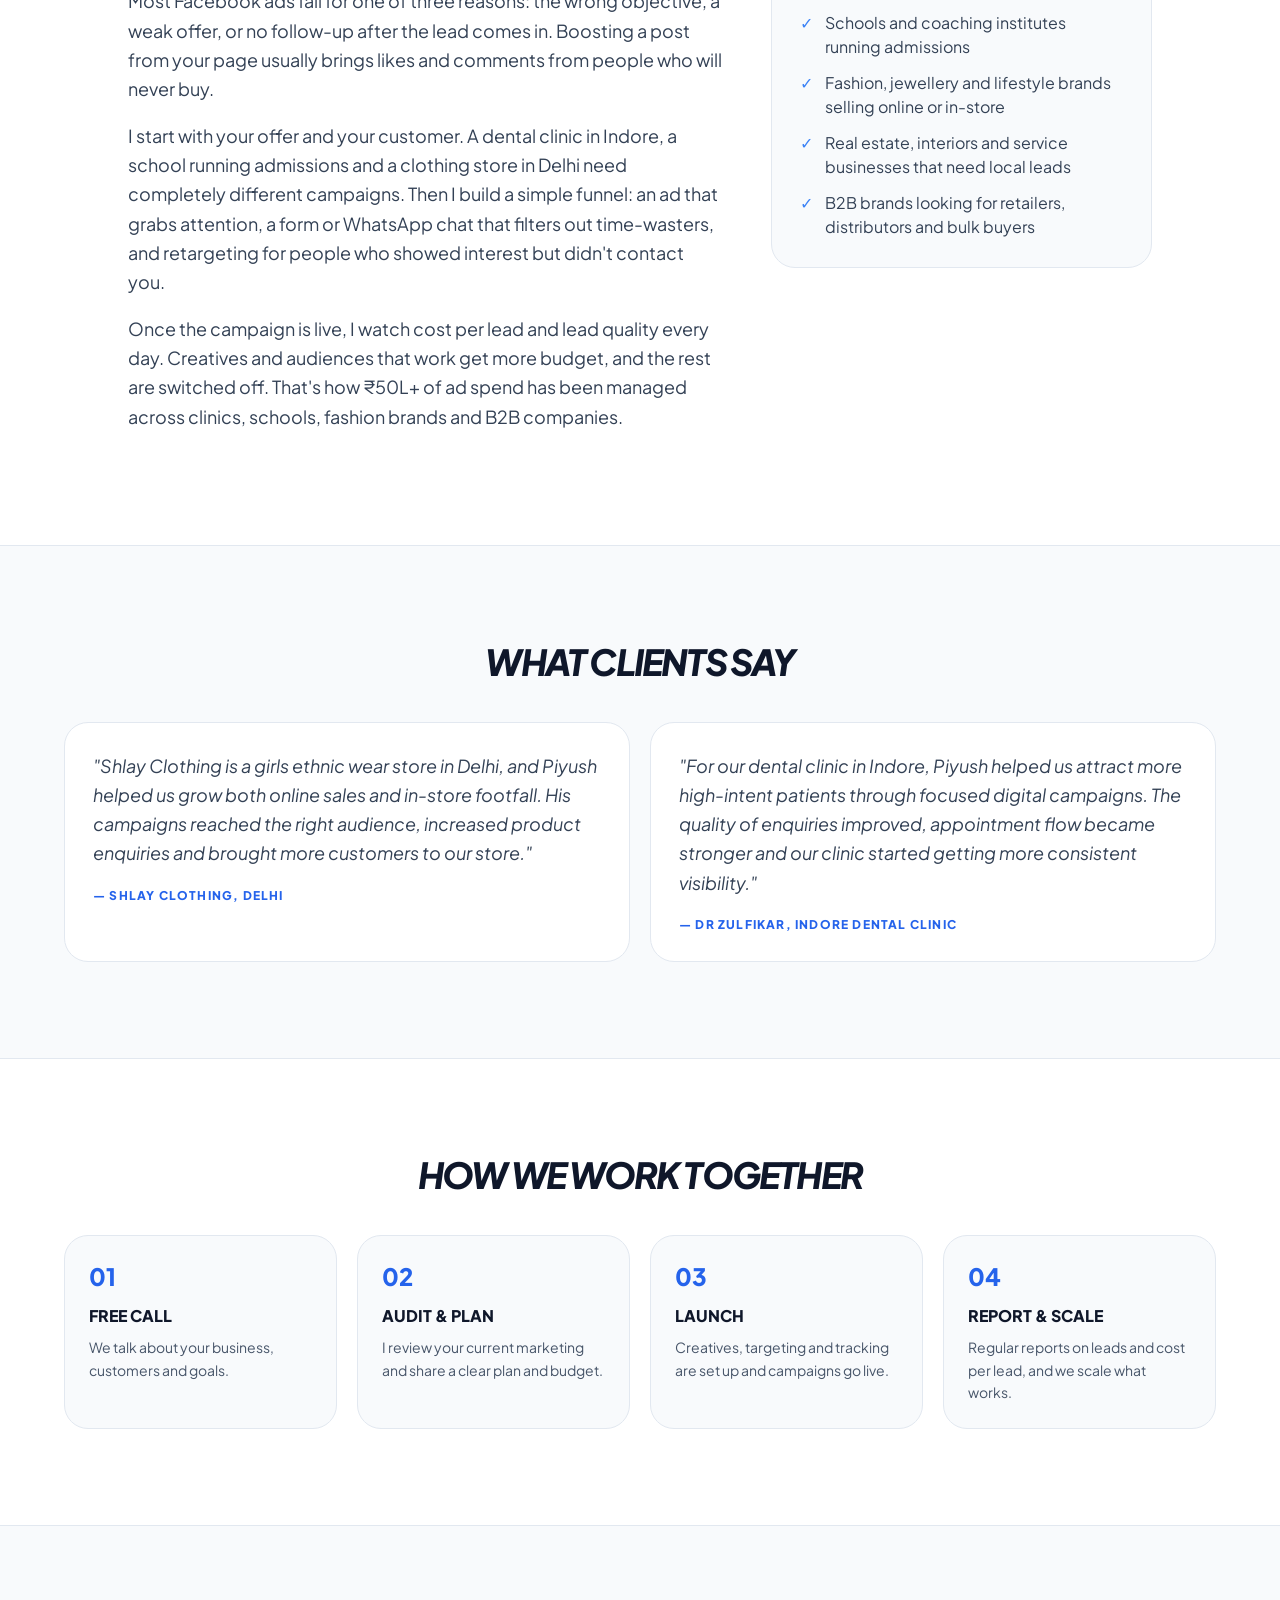
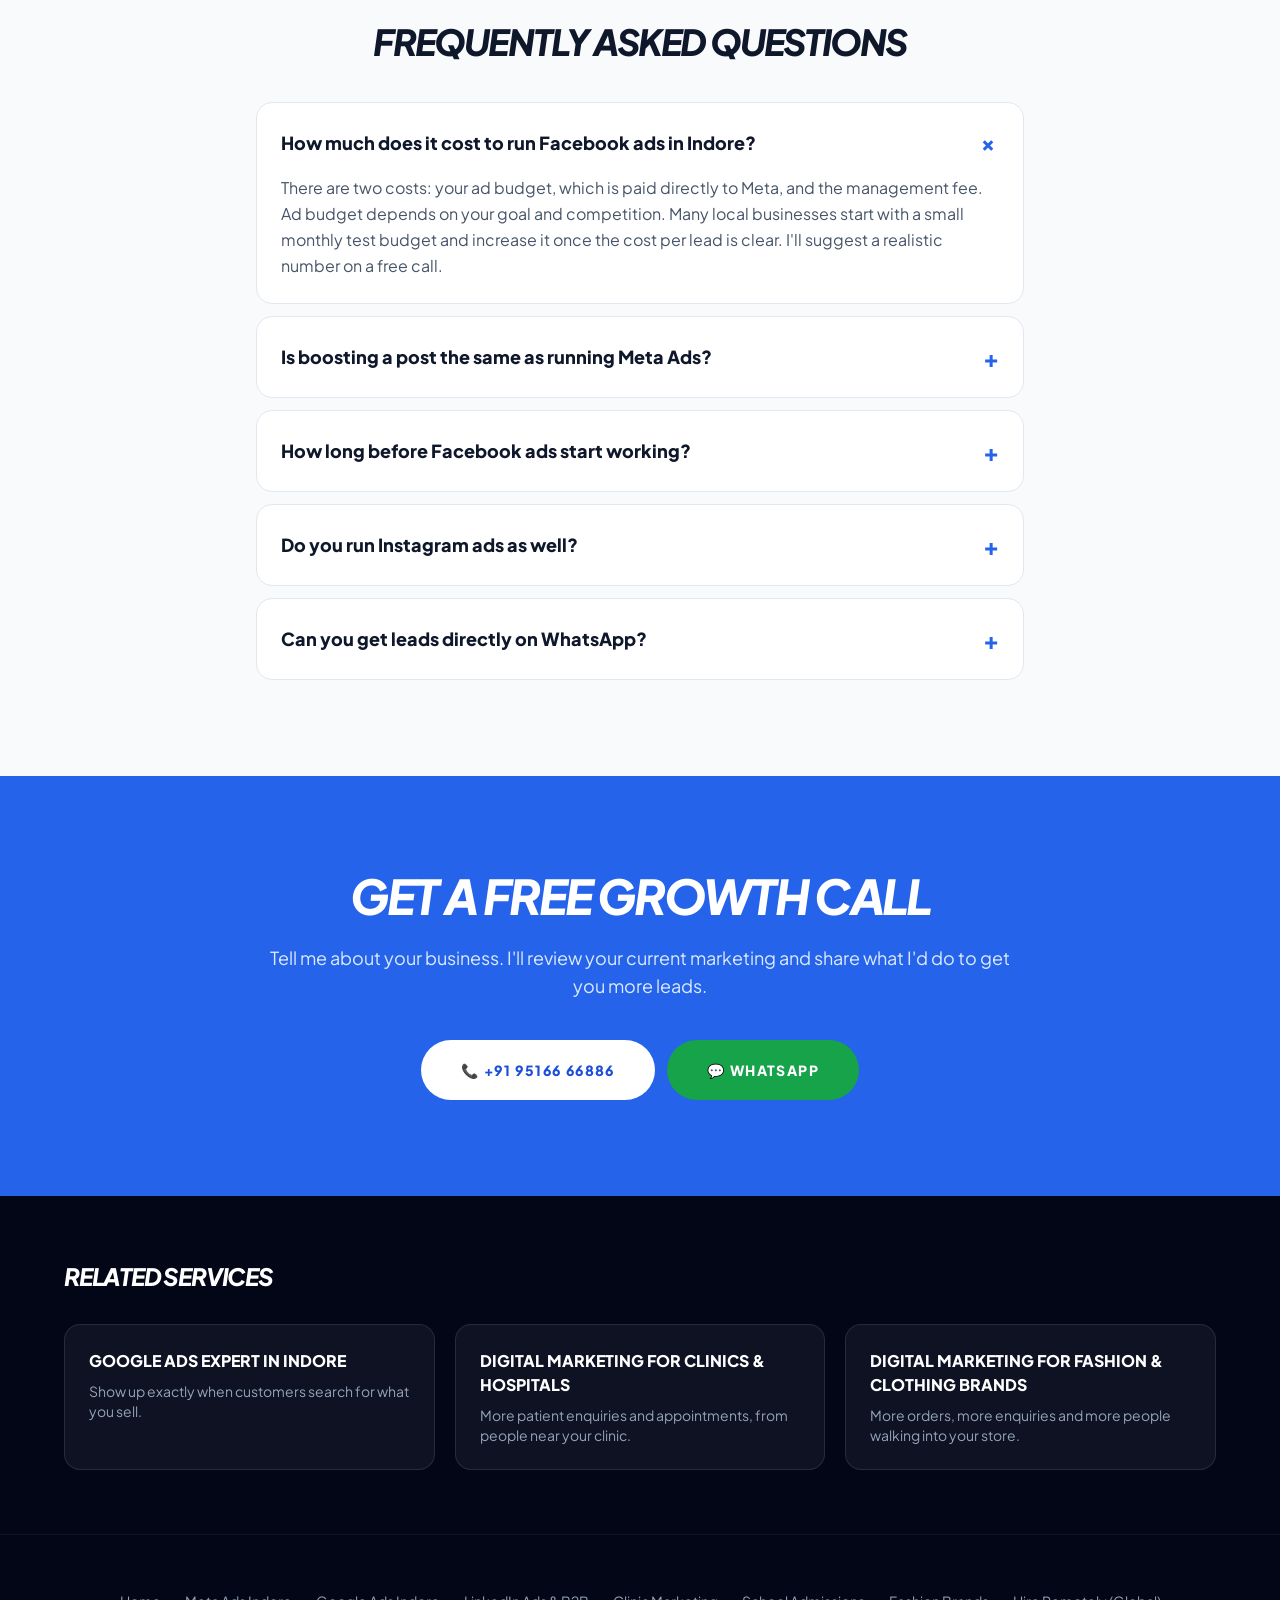
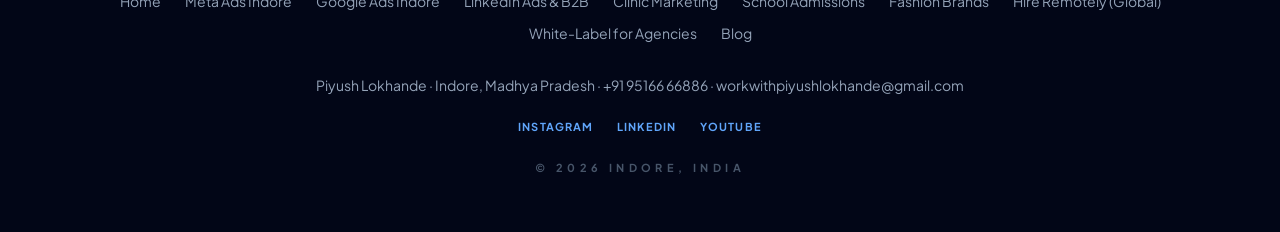
<file: meta-ads-agency-indore.html>
<!DOCTYPE html>
<html lang="en-IN">
<head>
    <meta charset="UTF-8">
    <meta name="viewport" content="width=device-width, initial-scale=1.0">
    <title>Meta Ads Expert in Indore | Facebook &amp; Instagram Ads</title>
    <meta name="description" content="Facebook and Instagram ads management in Indore by Piyush Lokhande. Lead, WhatsApp and sales campaigns for clinics, schools, fashion and B2B brands. 5+ years, ₹50L+ ad spend managed.">
    <meta name="robots" content="index, follow, max-image-preview:large">
    <meta name="author" content="Piyush Lokhande">
    <link rel="canonical" href="https://piyushlokhande.in/meta-ads-agency-indore.html">
    <meta property="og:type" content="website">
    <meta property="og:locale" content="en_IN">
    <meta property="og:site_name" content="Piyush Lokhande">
    <meta property="og:url" content="https://piyushlokhande.in/meta-ads-agency-indore.html">
    <meta property="og:title" content="Meta Ads Expert in Indore | Facebook &amp; Instagram Ads">
    <meta property="og:description" content="Facebook and Instagram ads management in Indore by Piyush Lokhande. Lead, WhatsApp and sales campaigns for clinics, schools, fashion and B2B brands. 5+ years, ₹50L+ ad spend managed.">
    <meta property="og:image" content="https://piyushlokhande.in/images/og-piyush-lokhande.jpg">
    <meta name="twitter:card" content="summary_large_image">
    <link rel="icon" type="image/png" sizes="32x32" href="images/favicon-32.png">
    <link rel="apple-touch-icon" href="images/favicon-192.png">
    <script type="application/ld+json">
{
 "@context": "https://schema.org",
 "@graph": [
  {
   "@type": "Service",
   "@id": "https://piyushlokhande.in/meta-ads-agency-indore.html#service",
   "name": "Meta Ads (Facebook and Instagram Ads) management",
   "serviceType": "Meta Ads (Facebook and Instagram Ads) management",
   "url": "https://piyushlokhande.in/meta-ads-agency-indore.html",
   "description": "Facebook and Instagram ads management in Indore by Piyush Lokhande. Lead, WhatsApp and sales campaigns for clinics, schools, fashion and B2B brands. 5+ years, ₹50L+ ad spend managed.",
   "provider": {
    "@id": "https://piyushlokhande.in/#business"
   },
   "areaServed": [
    {
     "@type": "City",
     "name": "Indore"
    },
    {
     "@type": "Country",
     "name": "India"
    }
   ]
  },
  {
   "@type": "ProfessionalService",
   "@id": "https://piyushlokhande.in/#business",
   "name": "Piyush Lokhande - Performance Marketing",
   "url": "https://piyushlokhande.in/",
   "telephone": "+91-9516666886",
   "image": "https://piyushlokhande.in/images/og-piyush-lokhande.jpg",
   "address": {
    "@type": "PostalAddress",
    "addressLocality": "Indore",
    "addressRegion": "Madhya Pradesh",
    "addressCountry": "IN"
   }
  },
  {
   "@type": "BreadcrumbList",
   "itemListElement": [
    {
     "@type": "ListItem",
     "position": 1,
     "name": "Home",
     "item": "https://piyushlokhande.in/"
    },
    {
     "@type": "ListItem",
     "position": 2,
     "name": "Meta Ads Expert in Indore",
     "item": "https://piyushlokhande.in/meta-ads-agency-indore.html"
    }
   ]
  },
  {
   "@type": "FAQPage",
   "mainEntity": [
    {
     "@type": "Question",
     "name": "How much does it cost to run Facebook ads in Indore?",
     "acceptedAnswer": {
      "@type": "Answer",
      "text": "There are two costs: your ad budget, which is paid directly to Meta, and the management fee. Ad budget depends on your goal and competition. Many local businesses start with a small monthly test budget and increase it once the cost per lead is clear. I'll suggest a realistic number on a free call."
     }
    },
    {
     "@type": "Question",
     "name": "Is boosting a post the same as running Meta Ads?",
     "acceptedAnswer": {
      "@type": "Answer",
      "text": "No. Boosting is a simplified option with limited targeting and goals. A proper Meta Ads campaign uses Ads Manager with the right objective, tested audiences, lead forms or WhatsApp, and tracking, which usually means far better leads for the same money."
     }
    },
    {
     "@type": "Question",
     "name": "How long before Facebook ads start working?",
     "acceptedAnswer": {
      "@type": "Answer",
      "text": "Ads can bring enquiries within the first few days. The first 2 to 4 weeks are a learning and testing phase, and cost per lead usually drops and stabilises after that."
     }
    },
    {
     "@type": "Question",
     "name": "Do you run Instagram ads as well?",
     "acceptedAnswer": {
      "@type": "Answer",
      "text": "Yes. Meta Ads covers both Facebook and Instagram, including Reels, Stories and Feed placements. Placements are chosen based on where your audience responds best."
     }
    },
    {
     "@type": "Question",
     "name": "Can you get leads directly on WhatsApp?",
     "acceptedAnswer": {
      "@type": "Answer",
      "text": "Yes. Click-to-WhatsApp ads open a chat with your business directly, which works very well for clinics, retail stores and local services in India."
     }
    }
   ]
  }
 ]
}
    </script>
    <!-- Google Tag Manager -->
    <script>(function(w,d,s,l,i){w[l]=w[l]||[];w[l].push({'gtm.start':
    new Date().getTime(),event:'gtm.js'});var f=d.getElementsByTagName(s)[0],
    j=d.createElement(s),dl=l!='dataLayer'?'&l='+l:'';j.async=true;j.src=
    'https://www.googletagmanager.com/gtm.js?id='+i+dl;f.parentNode.insertBefore(j,f);
    })(window,document,'script','dataLayer','GTM-59L5B7SR');</script>
    <!-- End Google Tag Manager -->
    <link rel="preconnect" href="https://fonts.googleapis.com">
    <link rel="preconnect" href="https://fonts.gstatic.com" crossorigin>
    <link href="https://fonts.googleapis.com/css2?family=Plus+Jakarta+Sans:wght@400;600;700;800&display=swap" rel="stylesheet">
    <style>
        html { scroll-behavior: smooth; scroll-padding-top: 84px; }
        body { font-family: 'Plus Jakarta Sans', sans-serif; overflow-x: hidden; }
        .faq-item summary::-webkit-details-marker { display: none; }
        .faq-item summary h3 { font: inherit; }
        .prose-body p { margin-bottom: 1.1rem; }
        .sticky-cta { position: fixed; left: 0; right: 0; bottom: 0; z-index: 60; display: grid; grid-template-columns: 1fr 1fr; gap: 8px; padding: 10px 12px calc(10px + env(safe-area-inset-bottom)); background: rgba(2,6,23,0.94); backdrop-filter: blur(10px); border-top: 1px solid rgba(255,255,255,0.1); }
        .sticky-cta a { display: flex; align-items: center; justify-content: center; gap: 8px; padding: 14px 10px; border-radius: 999px; font-weight: 800; font-size: 14px; color: #fff; }
        .sticky-cta .cta-call { background: #2563eb; }
        .sticky-cta .cta-wa { background: #16a34a; }
        @media (min-width: 768px) { .sticky-cta { display: none; } }
        @media (max-width: 767px) { body { padding-bottom: 76px; } }
    </style>
    <link rel="stylesheet" href="css/tailwind.css">
</head>
<body class="bg-slate-50 text-slate-900">
    <noscript><iframe src="https://www.googletagmanager.com/ns.html?id=GTM-59L5B7SR" height="0" width="0" style="display:none;visibility:hidden"></iframe></noscript>

    <nav class="fixed top-0 w-full z-50 bg-slate-950/90 backdrop-blur-md border-b border-white/10">
        <div class="max-w-7xl mx-auto px-6 py-4 flex justify-between items-center text-white">
            <a href="./" class="text-xl font-black italic tracking-tighter leading-none">Piyush Lokhande<span class="text-blue-500">.in</span></a>
            <div class="hidden md:flex gap-8 text-[11px] font-bold tracking-[0.25em] uppercase">
                <a href="./#services" class="hover:text-blue-400 transition">Services</a>
                <a href="./#industries" class="hover:text-blue-400 transition">Industries</a>
                <a href="./#testimonials" class="hover:text-blue-400 transition">Testimonials</a>
                <a href="blog/" class="hover:text-blue-400 transition">Blog</a>
                <a href="#faq" class="hover:text-blue-400 transition">FAQ</a>
            </div>
            <a href="tel:+919516666886" class="bg-blue-600 px-4 md:px-6 py-2 rounded-full hover:bg-white hover:text-black transition uppercase tracking-widest text-[11px] font-bold">Call Now</a>
        </div>
    </nav>

    <header class="bg-slate-950 text-white pt-32 pb-16 md:pt-40 md:pb-24 px-6 relative overflow-hidden">
        <div class="absolute top-10 -right-20 w-96 h-96 bg-blue-600/20 rounded-full blur-[120px]"></div>
        <div class="max-w-5xl mx-auto relative">
            <nav aria-label="Breadcrumb" class="text-slate-400 text-sm mb-6"><a href="./" class="hover:text-white">Home</a> <span class="mx-2">/</span> <span class="text-slate-200">Meta Ads Expert in Indore</span></nav>
            <span class="inline-block bg-blue-600/20 text-blue-300 px-4 py-1 rounded-full text-[11px] font-bold tracking-widest uppercase mb-6 border border-blue-500/30">Meta Ads · Facebook &amp; Instagram</span>
            <h1 class="text-4xl md:text-6xl lg:text-7xl font-black tracking-tighter leading-[0.95] uppercase italic mb-6">Meta Ads Expert in Indore</h1>
            <p class="text-xl md:text-2xl font-bold text-blue-300 mb-6">Facebook &amp; Instagram ads that bring enquiries, not just likes.</p>
            <p class="text-slate-300 text-lg leading-relaxed max-w-3xl mb-10">I plan, launch and manage Facebook and Instagram ad campaigns for businesses in Indore and across India. Every campaign is set up around one goal: getting you real leads, WhatsApp chats and sales at a cost per lead that makes sense for your business.</p>
            <div class="flex flex-col sm:flex-row gap-3">
                <a href="https://wa.me/919516666886" class="inline-flex justify-center bg-green-600 text-white px-8 py-4 rounded-full font-black uppercase tracking-widest text-xs hover:bg-white hover:text-black transition">💬 WhatsApp for a free audit</a>
                <a href="tel:+919516666886" class="inline-flex justify-center border border-white/30 text-white px-8 py-4 rounded-full font-black uppercase tracking-widest text-xs hover:bg-white hover:text-black transition">📞 Call +91 95166 66886</a>
            </div>
            <div class="flex flex-wrap gap-x-8 gap-y-3 mt-10 text-sm text-slate-400 font-semibold">
                <span>✅ 5+ years experience</span><span>✅ ₹50L+ ad spend managed</span><span>✅ 10+ brands served</span><span>✅ Based in Indore</span>
            </div>
        </div>
    </header>

    <main>
        <section class="py-16 md:py-24 px-6">
            <div class="max-w-6xl mx-auto">
                <h2 class="text-3xl md:text-4xl font-black uppercase italic tracking-tighter mb-10 text-center">What&#x27;s included in Meta Ads management</h2>
                <div class="grid grid-cols-1 sm:grid-cols-2 lg:grid-cols-3 gap-5">
                <div class="bg-white border border-slate-200 rounded-3xl p-6 md:p-7">
                    <h3 class="font-black text-lg mb-2 text-slate-900">Campaign strategy</h3>
                    <p class="text-slate-600 leading-relaxed">Objective, funnel and budget plan based on your offer, city and average customer value.</p>
                </div>
                <div class="bg-white border border-slate-200 rounded-3xl p-6 md:p-7">
                    <h3 class="font-black text-lg mb-2 text-slate-900">Audience research</h3>
                    <p class="text-slate-600 leading-relaxed">Location, interest, lookalike and retargeting audiences, tested against each other to find what converts.</p>
                </div>
                <div class="bg-white border border-slate-200 rounded-3xl p-6 md:p-7">
                    <h3 class="font-black text-lg mb-2 text-slate-900">Ad creatives &amp; copy</h3>
                    <p class="text-slate-600 leading-relaxed">Scroll-stopping Reels, static ads and carousels with hooks written for your customer, in English or Hinglish.</p>
                </div>
                <div class="bg-white border border-slate-200 rounded-3xl p-6 md:p-7">
                    <h3 class="font-black text-lg mb-2 text-slate-900">Lead forms &amp; WhatsApp</h3>
                    <p class="text-slate-600 leading-relaxed">Instant forms with qualifying questions, or click-to-WhatsApp ads, so you get serious enquiries.</p>
                </div>
                <div class="bg-white border border-slate-200 rounded-3xl p-6 md:p-7">
                    <h3 class="font-black text-lg mb-2 text-slate-900">Pixel &amp; tracking</h3>
                    <p class="text-slate-600 leading-relaxed">Meta Pixel and Conversions API set up so you see exactly which ad brought which lead or sale.</p>
                </div>
                <div class="bg-white border border-slate-200 rounded-3xl p-6 md:p-7">
                    <h3 class="font-black text-lg mb-2 text-slate-900">Daily optimisation</h3>
                    <p class="text-slate-600 leading-relaxed">Budgets moved to winning ads, weak ads paused, new creatives tested every few weeks.</p>
                </div>
                </div>
            </div>
        </section>

        <section class="py-16 md:py-24 px-6 bg-white border-y border-slate-200">
            <div class="max-w-5xl mx-auto grid grid-cols-1 md:grid-cols-5 gap-12">
                <div class="md:col-span-3">
                    <h2 class="text-3xl md:text-4xl font-black uppercase italic tracking-tighter mb-8">How I run Meta Ads that actually convert</h2>
                    <div class="prose-body text-slate-700 text-lg leading-relaxed">
                <p>Most Facebook ads fail for one of three reasons: the wrong objective, a weak offer, or no follow-up after the lead comes in. Boosting a post from your page usually brings likes and comments from people who will never buy.</p>
                <p>I start with your offer and your customer. A dental clinic in Indore, a school running admissions and a clothing store in Delhi need completely different campaigns. Then I build a simple funnel: an ad that grabs attention, a form or WhatsApp chat that filters out time-wasters, and retargeting for people who showed interest but didn&#x27;t contact you.</p>
                <p>Once the campaign is live, I watch cost per lead and lead quality every day. Creatives and audiences that work get more budget, and the rest are switched off. That&#x27;s how ₹50L+ of ad spend has been managed across clinics, schools, fashion brands and B2B companies.</p>
                    </div>
                </div>
                <aside class="md:col-span-2 bg-slate-50 border border-slate-200 rounded-3xl p-7 h-fit">
                    <h2 class="font-black uppercase text-lg mb-5">Who Meta Ads are best for</h2>
                    <ul class="space-y-3 text-slate-700">
                    <li class="flex gap-3"><span class="text-blue-500">✓</span><span>Clinics, hospitals and doctors who want more appointments</span></li>
                    <li class="flex gap-3"><span class="text-blue-500">✓</span><span>Schools and coaching institutes running admissions</span></li>
                    <li class="flex gap-3"><span class="text-blue-500">✓</span><span>Fashion, jewellery and lifestyle brands selling online or in-store</span></li>
                    <li class="flex gap-3"><span class="text-blue-500">✓</span><span>Real estate, interiors and service businesses that need local leads</span></li>
                    <li class="flex gap-3"><span class="text-blue-500">✓</span><span>B2B brands looking for retailers, distributors and bulk buyers</span></li>
                    </ul>
                </aside>
            </div>
        </section>

        <section class="py-16 md:py-24 px-6">
            <div class="max-w-6xl mx-auto">
                <h2 class="text-3xl md:text-4xl font-black uppercase italic tracking-tighter mb-10 text-center">What clients say</h2>
                <div class="grid grid-cols-1 md:grid-cols-2 gap-5">
                <figure class="bg-white border border-slate-200 rounded-3xl p-7 text-left">
                    <blockquote class="text-slate-700 text-lg leading-relaxed italic">"Shlay Clothing is a girls ethnic wear store in Delhi, and Piyush helped us grow both online sales and in-store footfall. His campaigns reached the right audience, increased product enquiries and brought more customers to our store."</blockquote>
                    <figcaption class="mt-5 text-blue-600 font-black uppercase tracking-widest text-xs">— Shlay Clothing, Delhi</figcaption>
                </figure>
                <figure class="bg-white border border-slate-200 rounded-3xl p-7 text-left">
                    <blockquote class="text-slate-700 text-lg leading-relaxed italic">"For our dental clinic in Indore, Piyush helped us attract more high-intent patients through focused digital campaigns. The quality of enquiries improved, appointment flow became stronger and our clinic started getting more consistent visibility."</blockquote>
                    <figcaption class="mt-5 text-blue-600 font-black uppercase tracking-widest text-xs">— Dr Zulfikar, Indore Dental Clinic</figcaption>
                </figure>
                </div>
            </div>
        </section>

        <section class="py-16 md:py-24 px-6 bg-white border-y border-slate-200">
            <div class="max-w-6xl mx-auto">
                <h2 class="text-3xl md:text-4xl font-black uppercase italic tracking-tighter mb-10 text-center">How we work together</h2>
                <ol class="grid grid-cols-1 sm:grid-cols-2 md:grid-cols-4 gap-5">
                    <li class="bg-slate-50 border border-slate-200 rounded-3xl p-6"><p class="text-blue-600 font-black text-2xl mb-3">01</p><p class="font-black uppercase mb-2">Free call</p><p class="text-slate-600 text-sm leading-relaxed">We talk about your business, customers and goals.</p></li>
                    <li class="bg-slate-50 border border-slate-200 rounded-3xl p-6"><p class="text-blue-600 font-black text-2xl mb-3">02</p><p class="font-black uppercase mb-2">Audit &amp; plan</p><p class="text-slate-600 text-sm leading-relaxed">I review your current marketing and share a clear plan and budget.</p></li>
                    <li class="bg-slate-50 border border-slate-200 rounded-3xl p-6"><p class="text-blue-600 font-black text-2xl mb-3">03</p><p class="font-black uppercase mb-2">Launch</p><p class="text-slate-600 text-sm leading-relaxed">Creatives, targeting and tracking are set up and campaigns go live.</p></li>
                    <li class="bg-slate-50 border border-slate-200 rounded-3xl p-6"><p class="text-blue-600 font-black text-2xl mb-3">04</p><p class="font-black uppercase mb-2">Report &amp; scale</p><p class="text-slate-600 text-sm leading-relaxed">Regular reports on leads and cost per lead, and we scale what works.</p></li>
                </ol>
            </div>
        </section>

        <section id="faq" class="py-16 md:py-24 px-6">
            <div class="max-w-3xl mx-auto">
                <h2 class="text-3xl md:text-4xl font-black uppercase italic tracking-tighter mb-10 text-center">Frequently asked questions</h2>
                <div class="space-y-3">
                <details class="faq-item group border border-slate-200 rounded-2xl p-5 md:p-6 bg-white" open>
                    <summary class="flex justify-between items-center gap-4 cursor-pointer font-black text-base md:text-lg text-slate-900 list-none"><h3>How much does it cost to run Facebook ads in Indore?</h3><span class="text-blue-600 text-2xl group-open:rotate-45 transition">+</span></summary>
                    <p class="text-slate-600 leading-relaxed mt-4">There are two costs: your ad budget, which is paid directly to Meta, and the management fee. Ad budget depends on your goal and competition. Many local businesses start with a small monthly test budget and increase it once the cost per lead is clear. I&#x27;ll suggest a realistic number on a free call.</p>
                </details>
                <details class="faq-item group border border-slate-200 rounded-2xl p-5 md:p-6 bg-white">
                    <summary class="flex justify-between items-center gap-4 cursor-pointer font-black text-base md:text-lg text-slate-900 list-none"><h3>Is boosting a post the same as running Meta Ads?</h3><span class="text-blue-600 text-2xl group-open:rotate-45 transition">+</span></summary>
                    <p class="text-slate-600 leading-relaxed mt-4">No. Boosting is a simplified option with limited targeting and goals. A proper Meta Ads campaign uses Ads Manager with the right objective, tested audiences, lead forms or WhatsApp, and tracking, which usually means far better leads for the same money.</p>
                </details>
                <details class="faq-item group border border-slate-200 rounded-2xl p-5 md:p-6 bg-white">
                    <summary class="flex justify-between items-center gap-4 cursor-pointer font-black text-base md:text-lg text-slate-900 list-none"><h3>How long before Facebook ads start working?</h3><span class="text-blue-600 text-2xl group-open:rotate-45 transition">+</span></summary>
                    <p class="text-slate-600 leading-relaxed mt-4">Ads can bring enquiries within the first few days. The first 2 to 4 weeks are a learning and testing phase, and cost per lead usually drops and stabilises after that.</p>
                </details>
                <details class="faq-item group border border-slate-200 rounded-2xl p-5 md:p-6 bg-white">
                    <summary class="flex justify-between items-center gap-4 cursor-pointer font-black text-base md:text-lg text-slate-900 list-none"><h3>Do you run Instagram ads as well?</h3><span class="text-blue-600 text-2xl group-open:rotate-45 transition">+</span></summary>
                    <p class="text-slate-600 leading-relaxed mt-4">Yes. Meta Ads covers both Facebook and Instagram, including Reels, Stories and Feed placements. Placements are chosen based on where your audience responds best.</p>
                </details>
                <details class="faq-item group border border-slate-200 rounded-2xl p-5 md:p-6 bg-white">
                    <summary class="flex justify-between items-center gap-4 cursor-pointer font-black text-base md:text-lg text-slate-900 list-none"><h3>Can you get leads directly on WhatsApp?</h3><span class="text-blue-600 text-2xl group-open:rotate-45 transition">+</span></summary>
                    <p class="text-slate-600 leading-relaxed mt-4">Yes. Click-to-WhatsApp ads open a chat with your business directly, which works very well for clinics, retail stores and local services in India.</p>
                </details>
                </div>
            </div>
        </section>

        <section class="py-16 md:py-24 px-6 bg-blue-600 text-white text-center">
            <div class="max-w-3xl mx-auto">
                <h2 class="text-3xl md:text-5xl font-black uppercase italic tracking-tighter mb-6">Get a free growth call</h2>
                <p class="text-blue-100 text-lg mb-10">Tell me about your business. I'll review your current marketing and share what I'd do to get you more leads.</p>
                <div class="flex flex-col sm:flex-row gap-3 justify-center">
                    <a href="tel:+919516666886" class="bg-white text-blue-700 px-10 py-5 rounded-full font-black uppercase text-sm tracking-widest hover:bg-slate-900 hover:text-white transition">📞 +91 95166 66886</a>
                    <a href="https://wa.me/919516666886" class="bg-green-600 text-white px-10 py-5 rounded-full font-black uppercase text-sm tracking-widest hover:bg-slate-900 transition">💬 WhatsApp</a>
                </div>
            </div>
        </section>

        <section class="py-16 px-6 bg-slate-950 text-white">
            <div class="max-w-6xl mx-auto">
                <h2 class="text-2xl font-black uppercase italic tracking-tighter mb-8">Related services</h2>
                <div class="grid grid-cols-1 md:grid-cols-3 gap-5">
                <a href="google-ads-agency-indore.html" class="block border border-white/10 bg-white/[0.05] hover:border-blue-500 rounded-2xl p-6 transition">
                    <p class="font-black uppercase">Google Ads Expert in Indore</p>
                    <p class="text-slate-400 text-sm mt-2">Show up exactly when customers search for what you sell.</p>
                </a>
                <a href="clinic-marketing.html" class="block border border-white/10 bg-white/[0.05] hover:border-blue-500 rounded-2xl p-6 transition">
                    <p class="font-black uppercase">Digital Marketing for Clinics &amp; Hospitals</p>
                    <p class="text-slate-400 text-sm mt-2">More patient enquiries and appointments, from people near your clinic.</p>
                </a>
                <a href="fashion-brand-marketing.html" class="block border border-white/10 bg-white/[0.05] hover:border-blue-500 rounded-2xl p-6 transition">
                    <p class="font-black uppercase">Digital Marketing for Fashion &amp; Clothing Brands</p>
                    <p class="text-slate-400 text-sm mt-2">More orders, more enquiries and more people walking into your store.</p>
                </a>
                </div>
            </div>
        </section>
    </main>

    <footer class="py-14 bg-slate-950 text-white text-center border-t border-white/5 px-6">
        <nav class="flex flex-wrap justify-center gap-x-6 gap-y-3 mb-8 text-slate-400 text-sm" aria-label="Services">
            <a href="./" class="hover:text-white">Home</a>
            <a href="meta-ads-agency-indore.html" class="hover:text-white">Meta Ads Indore</a>
            <a href="google-ads-agency-indore.html" class="hover:text-white">Google Ads Indore</a>
            <a href="linkedin-ads-b2b-lead-generation.html" class="hover:text-white">LinkedIn Ads &amp; B2B</a>
            <a href="clinic-marketing.html" class="hover:text-white">Clinic Marketing</a>
            <a href="school-admission-marketing.html" class="hover:text-white">School Admissions</a>
            <a href="fashion-brand-marketing.html" class="hover:text-white">Fashion Brands</a>
            <a href="hire-meta-ads-expert.html" class="hover:text-white">Hire Remotely (Global)</a>
            <a href="white-label-ppc-for-agencies.html" class="hover:text-white">White-Label for Agencies</a>
            <a href="blog/" class="hover:text-white">Blog</a>
        </nav>
        <p class="text-slate-400 text-sm mb-6">Piyush Lokhande · Indore, Madhya Pradesh · <a href="tel:+919516666886" class="hover:text-white">+91 95166 66886</a> · <a href="mailto:workwithpiyushlokhande@gmail.com" class="hover:text-white">workwithpiyushlokhande@gmail.com</a></p>
        <div class="flex justify-center gap-6 text-blue-400 font-bold uppercase text-[11px] tracking-widest mb-6">
            <a href="https://instagram.com/piyushlokhande_" target="_blank" rel="noopener">Instagram</a>
            <a href="https://linkedin.com/in/piyush-lokhande-59828b215" target="_blank" rel="noopener">LinkedIn</a>
            <a href="https://www.youtube.com/@Piyushlokhande-yt1" target="_blank" rel="noopener">YouTube</a>
        </div>
        <p class="text-slate-600 text-[11px] uppercase font-bold tracking-[0.4em]">© 2026 Indore, India</p>
    </footer>

    <div class="sticky-cta" aria-label="Quick contact">
        <a href="tel:+919516666886" class="cta-call">📞 Call Now</a>
        <a href="https://wa.me/919516666886" class="cta-wa">💬 WhatsApp</a>
    </div>

    <script>
        (function () {
            var waText = encodeURIComponent("Hi Piyush, I found your website (Meta Ads Indore page). I want to grow my business with ads. Can we talk?");
            document.querySelectorAll('a[href^="https://wa.me/"]').forEach(function (a) {
                if (a.href.indexOf('?') === -1) a.href = a.href + '?text=' + waText;
            });
            window.dataLayer = window.dataLayer || [];
            document.addEventListener('click', function (e) {
                var a = e.target.closest && e.target.closest('a');
                if (!a) return;
                var href = a.getAttribute('href') || '';
                var type = href.indexOf('tel:') === 0 ? 'call_click' : href.indexOf('wa.me') !== -1 ? 'whatsapp_click' : href.indexOf('mailto:') === 0 ? 'email_click' : null;
                if (type) window.dataLayer.push({ event: type, page_slug: 'meta-ads-agency-indore' });
            });
        })();
    </script>
</body>
</html>
</file>
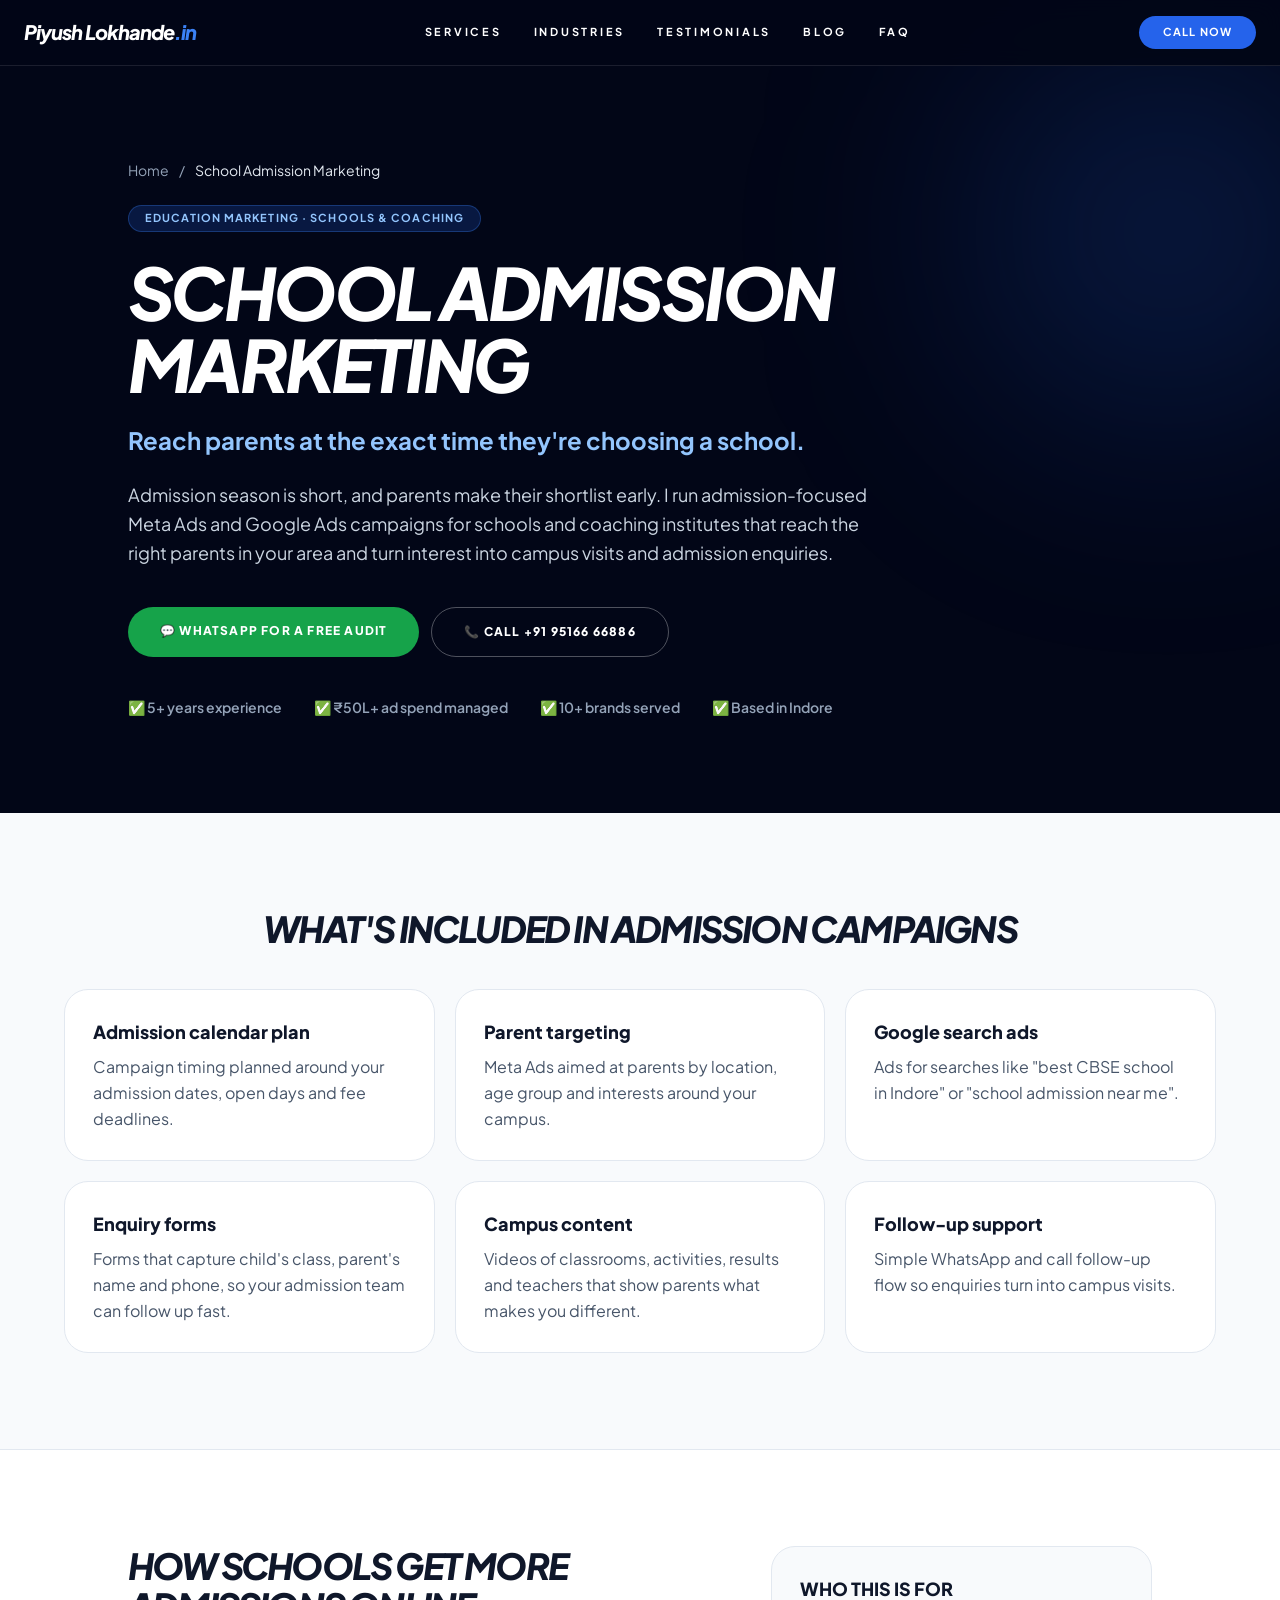
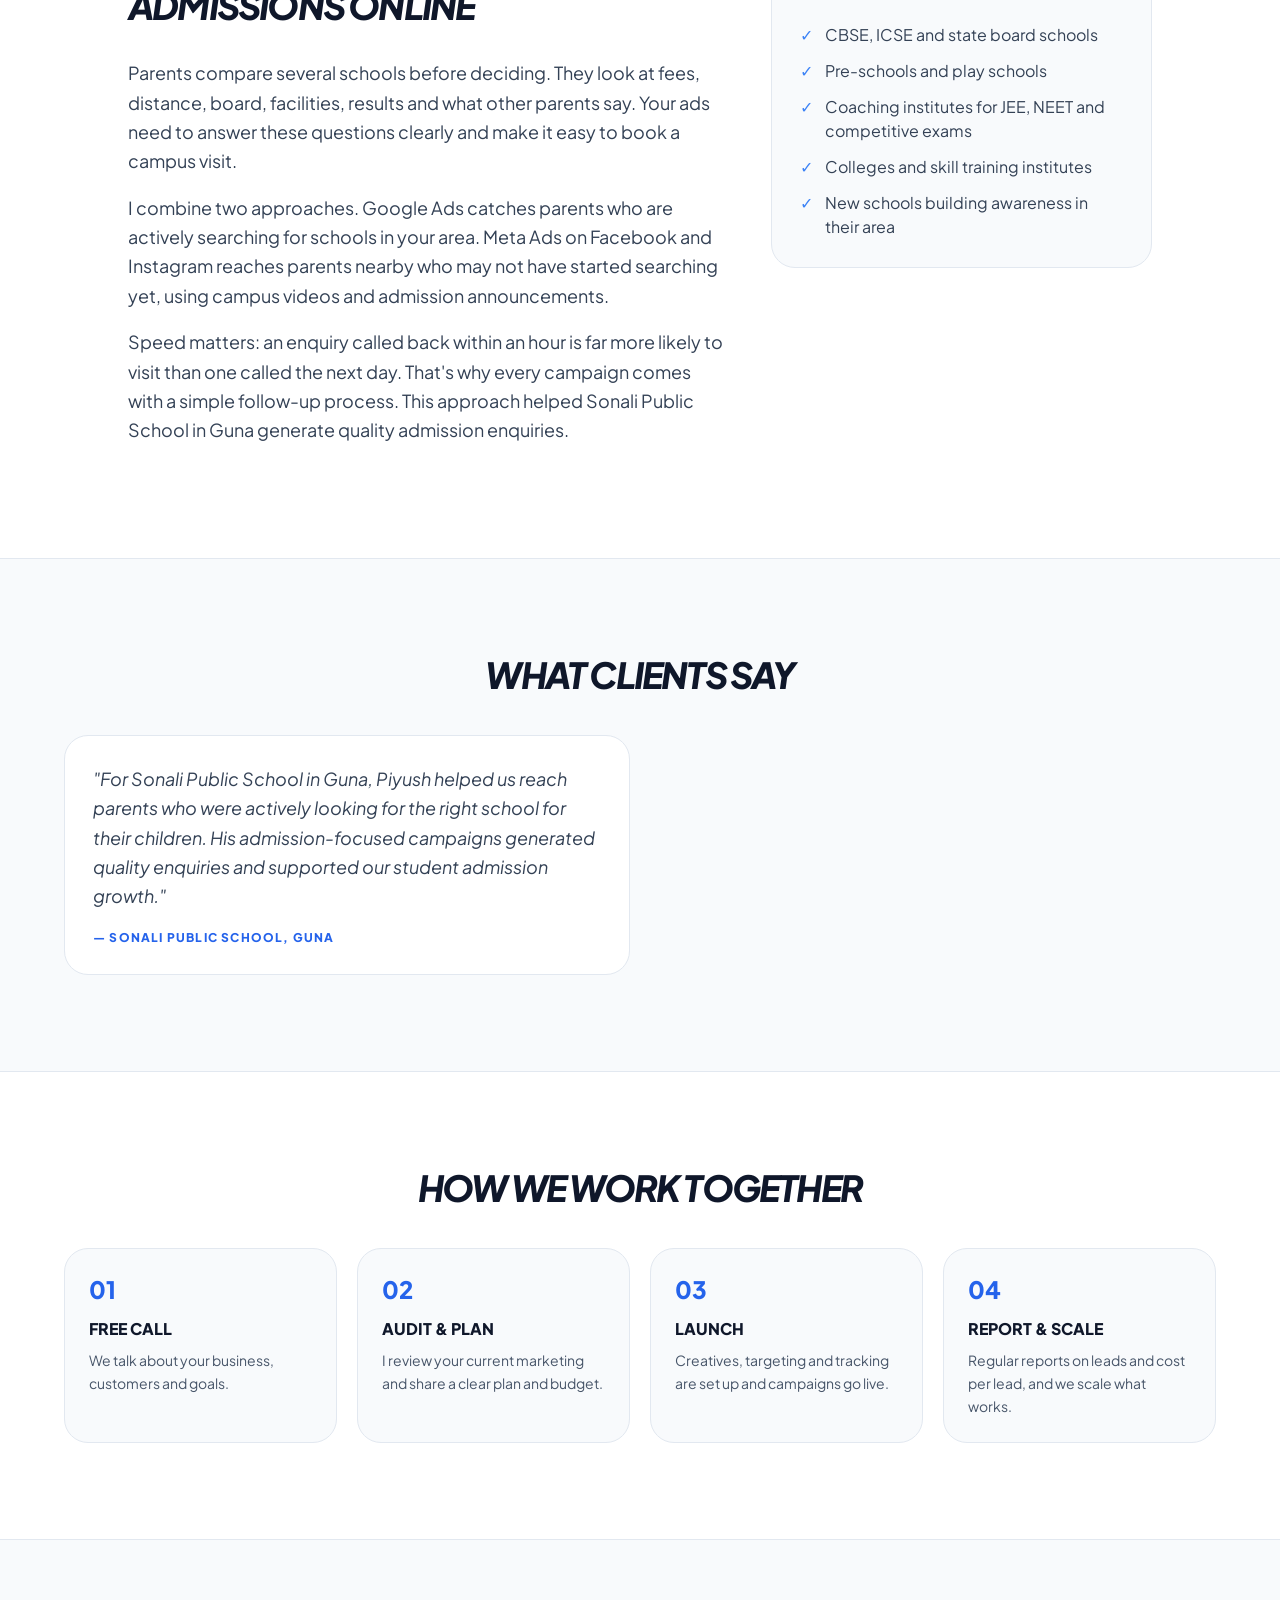
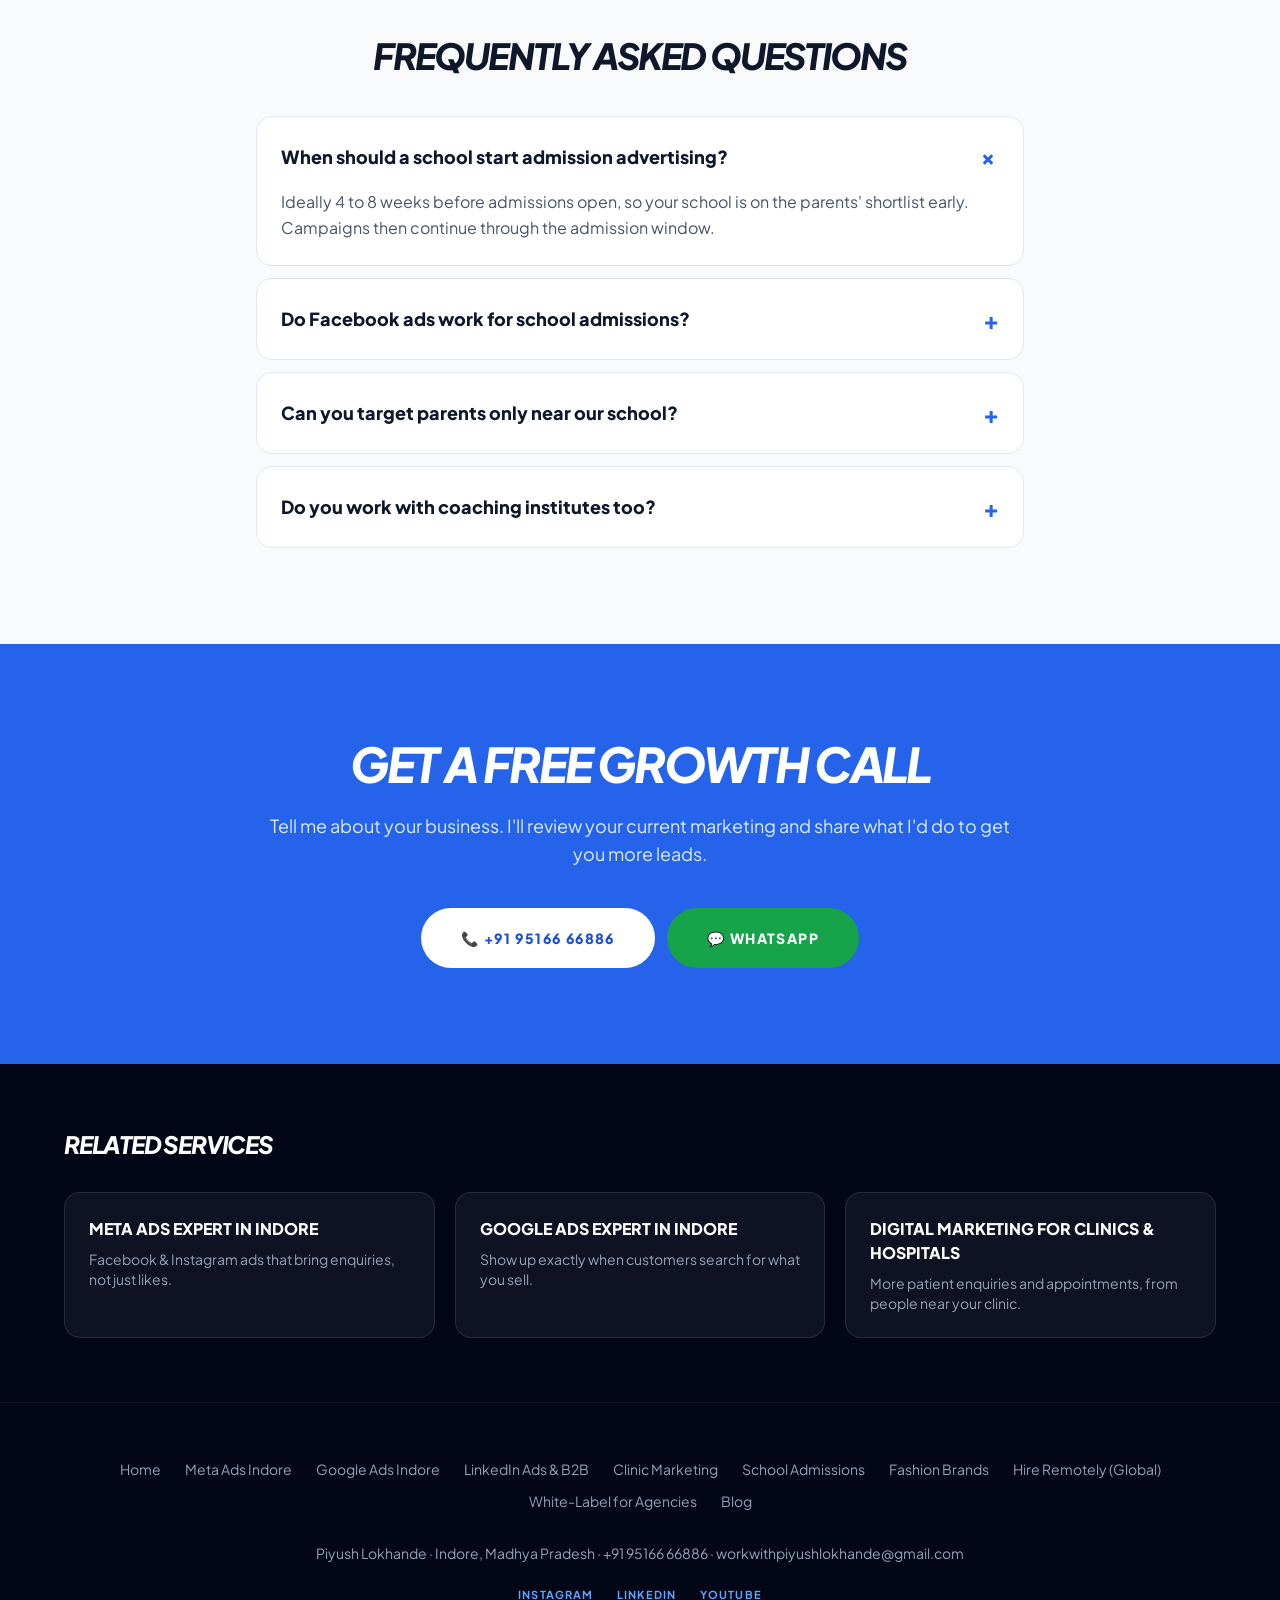
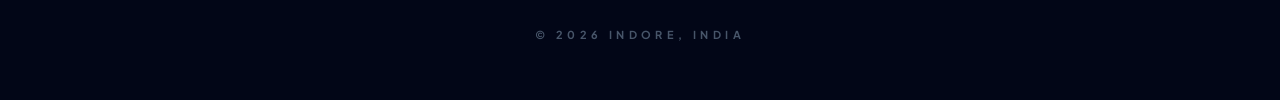
<file: school-admission-marketing.html>
<!DOCTYPE html>
<html lang="en-IN">
<head>
    <meta charset="UTF-8">
    <meta name="viewport" content="width=device-width, initial-scale=1.0">
    <title>School Admission Marketing | Piyush Lokhande</title>
    <meta name="description" content="Admission campaigns for schools and coaching institutes with Meta Ads and Google Ads. Reach parents actively looking for the right school. By Piyush Lokhande, Indore.">
    <meta name="robots" content="index, follow, max-image-preview:large">
    <meta name="author" content="Piyush Lokhande">
    <link rel="canonical" href="https://piyushlokhande.in/school-admission-marketing.html">
    <meta property="og:type" content="website">
    <meta property="og:locale" content="en_IN">
    <meta property="og:site_name" content="Piyush Lokhande">
    <meta property="og:url" content="https://piyushlokhande.in/school-admission-marketing.html">
    <meta property="og:title" content="School Admission Marketing | Piyush Lokhande">
    <meta property="og:description" content="Admission campaigns for schools and coaching institutes with Meta Ads and Google Ads. Reach parents actively looking for the right school. By Piyush Lokhande, Indore.">
    <meta property="og:image" content="https://piyushlokhande.in/images/og-piyush-lokhande.jpg">
    <meta name="twitter:card" content="summary_large_image">
    <link rel="icon" type="image/png" sizes="32x32" href="images/favicon-32.png">
    <link rel="apple-touch-icon" href="images/favicon-192.png">
    <script type="application/ld+json">
{
 "@context": "https://schema.org",
 "@graph": [
  {
   "@type": "Service",
   "@id": "https://piyushlokhande.in/school-admission-marketing.html#service",
   "name": "School and coaching admission marketing",
   "serviceType": "School and coaching admission marketing",
   "url": "https://piyushlokhande.in/school-admission-marketing.html",
   "description": "Admission campaigns for schools and coaching institutes with Meta Ads and Google Ads. Reach parents actively looking for the right school. By Piyush Lokhande, Indore.",
   "provider": {
    "@id": "https://piyushlokhande.in/#business"
   },
   "areaServed": [
    {
     "@type": "City",
     "name": "Indore"
    },
    {
     "@type": "Country",
     "name": "India"
    }
   ]
  },
  {
   "@type": "ProfessionalService",
   "@id": "https://piyushlokhande.in/#business",
   "name": "Piyush Lokhande - Performance Marketing",
   "url": "https://piyushlokhande.in/",
   "telephone": "+91-9516666886",
   "image": "https://piyushlokhande.in/images/og-piyush-lokhande.jpg",
   "address": {
    "@type": "PostalAddress",
    "addressLocality": "Indore",
    "addressRegion": "Madhya Pradesh",
    "addressCountry": "IN"
   }
  },
  {
   "@type": "BreadcrumbList",
   "itemListElement": [
    {
     "@type": "ListItem",
     "position": 1,
     "name": "Home",
     "item": "https://piyushlokhande.in/"
    },
    {
     "@type": "ListItem",
     "position": 2,
     "name": "School Admission Marketing",
     "item": "https://piyushlokhande.in/school-admission-marketing.html"
    }
   ]
  },
  {
   "@type": "FAQPage",
   "mainEntity": [
    {
     "@type": "Question",
     "name": "When should a school start admission advertising?",
     "acceptedAnswer": {
      "@type": "Answer",
      "text": "Ideally 4 to 8 weeks before admissions open, so your school is on the parents' shortlist early. Campaigns then continue through the admission window."
     }
    },
    {
     "@type": "Question",
     "name": "Do Facebook ads work for school admissions?",
     "acceptedAnswer": {
      "@type": "Answer",
      "text": "Yes. Most parents use Facebook and Instagram daily, and location-based campaigns with campus videos work very well for generating admission enquiries."
     }
    },
    {
     "@type": "Question",
     "name": "Can you target parents only near our school?",
     "acceptedAnswer": {
      "@type": "Answer",
      "text": "Yes. Campaigns can be limited to a radius around your campus or specific areas of the city, so you only pay to reach families who can realistically attend."
     }
    },
    {
     "@type": "Question",
     "name": "Do you work with coaching institutes too?",
     "acceptedAnswer": {
      "@type": "Answer",
      "text": "Yes. The same approach works for coaching institutes, with campaigns around batch start dates, demo classes and results."
     }
    }
   ]
  }
 ]
}
    </script>
    <!-- Google Tag Manager -->
    <script>(function(w,d,s,l,i){w[l]=w[l]||[];w[l].push({'gtm.start':
    new Date().getTime(),event:'gtm.js'});var f=d.getElementsByTagName(s)[0],
    j=d.createElement(s),dl=l!='dataLayer'?'&l='+l:'';j.async=true;j.src=
    'https://www.googletagmanager.com/gtm.js?id='+i+dl;f.parentNode.insertBefore(j,f);
    })(window,document,'script','dataLayer','GTM-59L5B7SR');</script>
    <!-- End Google Tag Manager -->
    <link rel="preconnect" href="https://fonts.googleapis.com">
    <link rel="preconnect" href="https://fonts.gstatic.com" crossorigin>
    <link href="https://fonts.googleapis.com/css2?family=Plus+Jakarta+Sans:wght@400;600;700;800&display=swap" rel="stylesheet">
    <style>
        html { scroll-behavior: smooth; scroll-padding-top: 84px; }
        body { font-family: 'Plus Jakarta Sans', sans-serif; overflow-x: hidden; }
        .faq-item summary::-webkit-details-marker { display: none; }
        .faq-item summary h3 { font: inherit; }
        .prose-body p { margin-bottom: 1.1rem; }
        .sticky-cta { position: fixed; left: 0; right: 0; bottom: 0; z-index: 60; display: grid; grid-template-columns: 1fr 1fr; gap: 8px; padding: 10px 12px calc(10px + env(safe-area-inset-bottom)); background: rgba(2,6,23,0.94); backdrop-filter: blur(10px); border-top: 1px solid rgba(255,255,255,0.1); }
        .sticky-cta a { display: flex; align-items: center; justify-content: center; gap: 8px; padding: 14px 10px; border-radius: 999px; font-weight: 800; font-size: 14px; color: #fff; }
        .sticky-cta .cta-call { background: #2563eb; }
        .sticky-cta .cta-wa { background: #16a34a; }
        @media (min-width: 768px) { .sticky-cta { display: none; } }
        @media (max-width: 767px) { body { padding-bottom: 76px; } }
    </style>
    <link rel="stylesheet" href="css/tailwind.css">
</head>
<body class="bg-slate-50 text-slate-900">
    <noscript><iframe src="https://www.googletagmanager.com/ns.html?id=GTM-59L5B7SR" height="0" width="0" style="display:none;visibility:hidden"></iframe></noscript>

    <nav class="fixed top-0 w-full z-50 bg-slate-950/90 backdrop-blur-md border-b border-white/10">
        <div class="max-w-7xl mx-auto px-6 py-4 flex justify-between items-center text-white">
            <a href="./" class="text-xl font-black italic tracking-tighter leading-none">Piyush Lokhande<span class="text-blue-500">.in</span></a>
            <div class="hidden md:flex gap-8 text-[11px] font-bold tracking-[0.25em] uppercase">
                <a href="./#services" class="hover:text-blue-400 transition">Services</a>
                <a href="./#industries" class="hover:text-blue-400 transition">Industries</a>
                <a href="./#testimonials" class="hover:text-blue-400 transition">Testimonials</a>
                <a href="blog/" class="hover:text-blue-400 transition">Blog</a>
                <a href="#faq" class="hover:text-blue-400 transition">FAQ</a>
            </div>
            <a href="tel:+919516666886" class="bg-blue-600 px-4 md:px-6 py-2 rounded-full hover:bg-white hover:text-black transition uppercase tracking-widest text-[11px] font-bold">Call Now</a>
        </div>
    </nav>

    <header class="bg-slate-950 text-white pt-32 pb-16 md:pt-40 md:pb-24 px-6 relative overflow-hidden">
        <div class="absolute top-10 -right-20 w-96 h-96 bg-blue-600/20 rounded-full blur-[120px]"></div>
        <div class="max-w-5xl mx-auto relative">
            <nav aria-label="Breadcrumb" class="text-slate-400 text-sm mb-6"><a href="./" class="hover:text-white">Home</a> <span class="mx-2">/</span> <span class="text-slate-200">School Admission Marketing</span></nav>
            <span class="inline-block bg-blue-600/20 text-blue-300 px-4 py-1 rounded-full text-[11px] font-bold tracking-widest uppercase mb-6 border border-blue-500/30">Education Marketing · Schools &amp; Coaching</span>
            <h1 class="text-4xl md:text-6xl lg:text-7xl font-black tracking-tighter leading-[0.95] uppercase italic mb-6">School Admission Marketing</h1>
            <p class="text-xl md:text-2xl font-bold text-blue-300 mb-6">Reach parents at the exact time they&#x27;re choosing a school.</p>
            <p class="text-slate-300 text-lg leading-relaxed max-w-3xl mb-10">Admission season is short, and parents make their shortlist early. I run admission-focused Meta Ads and Google Ads campaigns for schools and coaching institutes that reach the right parents in your area and turn interest into campus visits and admission enquiries.</p>
            <div class="flex flex-col sm:flex-row gap-3">
                <a href="https://wa.me/919516666886" class="inline-flex justify-center bg-green-600 text-white px-8 py-4 rounded-full font-black uppercase tracking-widest text-xs hover:bg-white hover:text-black transition">💬 WhatsApp for a free audit</a>
                <a href="tel:+919516666886" class="inline-flex justify-center border border-white/30 text-white px-8 py-4 rounded-full font-black uppercase tracking-widest text-xs hover:bg-white hover:text-black transition">📞 Call +91 95166 66886</a>
            </div>
            <div class="flex flex-wrap gap-x-8 gap-y-3 mt-10 text-sm text-slate-400 font-semibold">
                <span>✅ 5+ years experience</span><span>✅ ₹50L+ ad spend managed</span><span>✅ 10+ brands served</span><span>✅ Based in Indore</span>
            </div>
        </div>
    </header>

    <main>
        <section class="py-16 md:py-24 px-6">
            <div class="max-w-6xl mx-auto">
                <h2 class="text-3xl md:text-4xl font-black uppercase italic tracking-tighter mb-10 text-center">What&#x27;s included in admission campaigns</h2>
                <div class="grid grid-cols-1 sm:grid-cols-2 lg:grid-cols-3 gap-5">
                <div class="bg-white border border-slate-200 rounded-3xl p-6 md:p-7">
                    <h3 class="font-black text-lg mb-2 text-slate-900">Admission calendar plan</h3>
                    <p class="text-slate-600 leading-relaxed">Campaign timing planned around your admission dates, open days and fee deadlines.</p>
                </div>
                <div class="bg-white border border-slate-200 rounded-3xl p-6 md:p-7">
                    <h3 class="font-black text-lg mb-2 text-slate-900">Parent targeting</h3>
                    <p class="text-slate-600 leading-relaxed">Meta Ads aimed at parents by location, age group and interests around your campus.</p>
                </div>
                <div class="bg-white border border-slate-200 rounded-3xl p-6 md:p-7">
                    <h3 class="font-black text-lg mb-2 text-slate-900">Google search ads</h3>
                    <p class="text-slate-600 leading-relaxed">Ads for searches like &quot;best CBSE school in Indore&quot; or &quot;school admission near me&quot;.</p>
                </div>
                <div class="bg-white border border-slate-200 rounded-3xl p-6 md:p-7">
                    <h3 class="font-black text-lg mb-2 text-slate-900">Enquiry forms</h3>
                    <p class="text-slate-600 leading-relaxed">Forms that capture child&#x27;s class, parent&#x27;s name and phone, so your admission team can follow up fast.</p>
                </div>
                <div class="bg-white border border-slate-200 rounded-3xl p-6 md:p-7">
                    <h3 class="font-black text-lg mb-2 text-slate-900">Campus content</h3>
                    <p class="text-slate-600 leading-relaxed">Videos of classrooms, activities, results and teachers that show parents what makes you different.</p>
                </div>
                <div class="bg-white border border-slate-200 rounded-3xl p-6 md:p-7">
                    <h3 class="font-black text-lg mb-2 text-slate-900">Follow-up support</h3>
                    <p class="text-slate-600 leading-relaxed">Simple WhatsApp and call follow-up flow so enquiries turn into campus visits.</p>
                </div>
                </div>
            </div>
        </section>

        <section class="py-16 md:py-24 px-6 bg-white border-y border-slate-200">
            <div class="max-w-5xl mx-auto grid grid-cols-1 md:grid-cols-5 gap-12">
                <div class="md:col-span-3">
                    <h2 class="text-3xl md:text-4xl font-black uppercase italic tracking-tighter mb-8">How schools get more admissions online</h2>
                    <div class="prose-body text-slate-700 text-lg leading-relaxed">
                <p>Parents compare several schools before deciding. They look at fees, distance, board, facilities, results and what other parents say. Your ads need to answer these questions clearly and make it easy to book a campus visit.</p>
                <p>I combine two approaches. Google Ads catches parents who are actively searching for schools in your area. Meta Ads on Facebook and Instagram reaches parents nearby who may not have started searching yet, using campus videos and admission announcements.</p>
                <p>Speed matters: an enquiry called back within an hour is far more likely to visit than one called the next day. That&#x27;s why every campaign comes with a simple follow-up process. This approach helped Sonali Public School in Guna generate quality admission enquiries.</p>
                    </div>
                </div>
                <aside class="md:col-span-2 bg-slate-50 border border-slate-200 rounded-3xl p-7 h-fit">
                    <h2 class="font-black uppercase text-lg mb-5">Who this is for</h2>
                    <ul class="space-y-3 text-slate-700">
                    <li class="flex gap-3"><span class="text-blue-500">✓</span><span>CBSE, ICSE and state board schools</span></li>
                    <li class="flex gap-3"><span class="text-blue-500">✓</span><span>Pre-schools and play schools</span></li>
                    <li class="flex gap-3"><span class="text-blue-500">✓</span><span>Coaching institutes for JEE, NEET and competitive exams</span></li>
                    <li class="flex gap-3"><span class="text-blue-500">✓</span><span>Colleges and skill training institutes</span></li>
                    <li class="flex gap-3"><span class="text-blue-500">✓</span><span>New schools building awareness in their area</span></li>
                    </ul>
                </aside>
            </div>
        </section>

        <section class="py-16 md:py-24 px-6">
            <div class="max-w-6xl mx-auto">
                <h2 class="text-3xl md:text-4xl font-black uppercase italic tracking-tighter mb-10 text-center">What clients say</h2>
                <div class="grid grid-cols-1 md:grid-cols-2 gap-5">
                <figure class="bg-white border border-slate-200 rounded-3xl p-7 text-left">
                    <blockquote class="text-slate-700 text-lg leading-relaxed italic">"For Sonali Public School in Guna, Piyush helped us reach parents who were actively looking for the right school for their children. His admission-focused campaigns generated quality enquiries and supported our student admission growth."</blockquote>
                    <figcaption class="mt-5 text-blue-600 font-black uppercase tracking-widest text-xs">— Sonali Public School, Guna</figcaption>
                </figure>
                </div>
            </div>
        </section>

        <section class="py-16 md:py-24 px-6 bg-white border-y border-slate-200">
            <div class="max-w-6xl mx-auto">
                <h2 class="text-3xl md:text-4xl font-black uppercase italic tracking-tighter mb-10 text-center">How we work together</h2>
                <ol class="grid grid-cols-1 sm:grid-cols-2 md:grid-cols-4 gap-5">
                    <li class="bg-slate-50 border border-slate-200 rounded-3xl p-6"><p class="text-blue-600 font-black text-2xl mb-3">01</p><p class="font-black uppercase mb-2">Free call</p><p class="text-slate-600 text-sm leading-relaxed">We talk about your business, customers and goals.</p></li>
                    <li class="bg-slate-50 border border-slate-200 rounded-3xl p-6"><p class="text-blue-600 font-black text-2xl mb-3">02</p><p class="font-black uppercase mb-2">Audit &amp; plan</p><p class="text-slate-600 text-sm leading-relaxed">I review your current marketing and share a clear plan and budget.</p></li>
                    <li class="bg-slate-50 border border-slate-200 rounded-3xl p-6"><p class="text-blue-600 font-black text-2xl mb-3">03</p><p class="font-black uppercase mb-2">Launch</p><p class="text-slate-600 text-sm leading-relaxed">Creatives, targeting and tracking are set up and campaigns go live.</p></li>
                    <li class="bg-slate-50 border border-slate-200 rounded-3xl p-6"><p class="text-blue-600 font-black text-2xl mb-3">04</p><p class="font-black uppercase mb-2">Report &amp; scale</p><p class="text-slate-600 text-sm leading-relaxed">Regular reports on leads and cost per lead, and we scale what works.</p></li>
                </ol>
            </div>
        </section>

        <section id="faq" class="py-16 md:py-24 px-6">
            <div class="max-w-3xl mx-auto">
                <h2 class="text-3xl md:text-4xl font-black uppercase italic tracking-tighter mb-10 text-center">Frequently asked questions</h2>
                <div class="space-y-3">
                <details class="faq-item group border border-slate-200 rounded-2xl p-5 md:p-6 bg-white" open>
                    <summary class="flex justify-between items-center gap-4 cursor-pointer font-black text-base md:text-lg text-slate-900 list-none"><h3>When should a school start admission advertising?</h3><span class="text-blue-600 text-2xl group-open:rotate-45 transition">+</span></summary>
                    <p class="text-slate-600 leading-relaxed mt-4">Ideally 4 to 8 weeks before admissions open, so your school is on the parents&#x27; shortlist early. Campaigns then continue through the admission window.</p>
                </details>
                <details class="faq-item group border border-slate-200 rounded-2xl p-5 md:p-6 bg-white">
                    <summary class="flex justify-between items-center gap-4 cursor-pointer font-black text-base md:text-lg text-slate-900 list-none"><h3>Do Facebook ads work for school admissions?</h3><span class="text-blue-600 text-2xl group-open:rotate-45 transition">+</span></summary>
                    <p class="text-slate-600 leading-relaxed mt-4">Yes. Most parents use Facebook and Instagram daily, and location-based campaigns with campus videos work very well for generating admission enquiries.</p>
                </details>
                <details class="faq-item group border border-slate-200 rounded-2xl p-5 md:p-6 bg-white">
                    <summary class="flex justify-between items-center gap-4 cursor-pointer font-black text-base md:text-lg text-slate-900 list-none"><h3>Can you target parents only near our school?</h3><span class="text-blue-600 text-2xl group-open:rotate-45 transition">+</span></summary>
                    <p class="text-slate-600 leading-relaxed mt-4">Yes. Campaigns can be limited to a radius around your campus or specific areas of the city, so you only pay to reach families who can realistically attend.</p>
                </details>
                <details class="faq-item group border border-slate-200 rounded-2xl p-5 md:p-6 bg-white">
                    <summary class="flex justify-between items-center gap-4 cursor-pointer font-black text-base md:text-lg text-slate-900 list-none"><h3>Do you work with coaching institutes too?</h3><span class="text-blue-600 text-2xl group-open:rotate-45 transition">+</span></summary>
                    <p class="text-slate-600 leading-relaxed mt-4">Yes. The same approach works for coaching institutes, with campaigns around batch start dates, demo classes and results.</p>
                </details>
                </div>
            </div>
        </section>

        <section class="py-16 md:py-24 px-6 bg-blue-600 text-white text-center">
            <div class="max-w-3xl mx-auto">
                <h2 class="text-3xl md:text-5xl font-black uppercase italic tracking-tighter mb-6">Get a free growth call</h2>
                <p class="text-blue-100 text-lg mb-10">Tell me about your business. I'll review your current marketing and share what I'd do to get you more leads.</p>
                <div class="flex flex-col sm:flex-row gap-3 justify-center">
                    <a href="tel:+919516666886" class="bg-white text-blue-700 px-10 py-5 rounded-full font-black uppercase text-sm tracking-widest hover:bg-slate-900 hover:text-white transition">📞 +91 95166 66886</a>
                    <a href="https://wa.me/919516666886" class="bg-green-600 text-white px-10 py-5 rounded-full font-black uppercase text-sm tracking-widest hover:bg-slate-900 transition">💬 WhatsApp</a>
                </div>
            </div>
        </section>

        <section class="py-16 px-6 bg-slate-950 text-white">
            <div class="max-w-6xl mx-auto">
                <h2 class="text-2xl font-black uppercase italic tracking-tighter mb-8">Related services</h2>
                <div class="grid grid-cols-1 md:grid-cols-3 gap-5">
                <a href="meta-ads-agency-indore.html" class="block border border-white/10 bg-white/[0.05] hover:border-blue-500 rounded-2xl p-6 transition">
                    <p class="font-black uppercase">Meta Ads Expert in Indore</p>
                    <p class="text-slate-400 text-sm mt-2">Facebook &amp; Instagram ads that bring enquiries, not just likes.</p>
                </a>
                <a href="google-ads-agency-indore.html" class="block border border-white/10 bg-white/[0.05] hover:border-blue-500 rounded-2xl p-6 transition">
                    <p class="font-black uppercase">Google Ads Expert in Indore</p>
                    <p class="text-slate-400 text-sm mt-2">Show up exactly when customers search for what you sell.</p>
                </a>
                <a href="clinic-marketing.html" class="block border border-white/10 bg-white/[0.05] hover:border-blue-500 rounded-2xl p-6 transition">
                    <p class="font-black uppercase">Digital Marketing for Clinics &amp; Hospitals</p>
                    <p class="text-slate-400 text-sm mt-2">More patient enquiries and appointments, from people near your clinic.</p>
                </a>
                </div>
            </div>
        </section>
    </main>

    <footer class="py-14 bg-slate-950 text-white text-center border-t border-white/5 px-6">
        <nav class="flex flex-wrap justify-center gap-x-6 gap-y-3 mb-8 text-slate-400 text-sm" aria-label="Services">
            <a href="./" class="hover:text-white">Home</a>
            <a href="meta-ads-agency-indore.html" class="hover:text-white">Meta Ads Indore</a>
            <a href="google-ads-agency-indore.html" class="hover:text-white">Google Ads Indore</a>
            <a href="linkedin-ads-b2b-lead-generation.html" class="hover:text-white">LinkedIn Ads &amp; B2B</a>
            <a href="clinic-marketing.html" class="hover:text-white">Clinic Marketing</a>
            <a href="school-admission-marketing.html" class="hover:text-white">School Admissions</a>
            <a href="fashion-brand-marketing.html" class="hover:text-white">Fashion Brands</a>
            <a href="hire-meta-ads-expert.html" class="hover:text-white">Hire Remotely (Global)</a>
            <a href="white-label-ppc-for-agencies.html" class="hover:text-white">White-Label for Agencies</a>
            <a href="blog/" class="hover:text-white">Blog</a>
        </nav>
        <p class="text-slate-400 text-sm mb-6">Piyush Lokhande · Indore, Madhya Pradesh · <a href="tel:+919516666886" class="hover:text-white">+91 95166 66886</a> · <a href="mailto:workwithpiyushlokhande@gmail.com" class="hover:text-white">workwithpiyushlokhande@gmail.com</a></p>
        <div class="flex justify-center gap-6 text-blue-400 font-bold uppercase text-[11px] tracking-widest mb-6">
            <a href="https://instagram.com/piyushlokhande_" target="_blank" rel="noopener">Instagram</a>
            <a href="https://linkedin.com/in/piyush-lokhande-59828b215" target="_blank" rel="noopener">LinkedIn</a>
            <a href="https://www.youtube.com/@Piyushlokhande-yt1" target="_blank" rel="noopener">YouTube</a>
        </div>
        <p class="text-slate-600 text-[11px] uppercase font-bold tracking-[0.4em]">© 2026 Indore, India</p>
    </footer>

    <div class="sticky-cta" aria-label="Quick contact">
        <a href="tel:+919516666886" class="cta-call">📞 Call Now</a>
        <a href="https://wa.me/919516666886" class="cta-wa">💬 WhatsApp</a>
    </div>

    <script>
        (function () {
            var waText = encodeURIComponent("Hi Piyush, I found your website (School Admissions page). I want to grow my business with ads. Can we talk?");
            document.querySelectorAll('a[href^="https://wa.me/"]').forEach(function (a) {
                if (a.href.indexOf('?') === -1) a.href = a.href + '?text=' + waText;
            });
            window.dataLayer = window.dataLayer || [];
            document.addEventListener('click', function (e) {
                var a = e.target.closest && e.target.closest('a');
                if (!a) return;
                var href = a.getAttribute('href') || '';
                var type = href.indexOf('tel:') === 0 ? 'call_click' : href.indexOf('wa.me') !== -1 ? 'whatsapp_click' : href.indexOf('mailto:') === 0 ? 'email_click' : null;
                if (type) window.dataLayer.push({ event: type, page_slug: 'school-admission-marketing' });
            });
        })();
    </script>
</body>
</html>
</file>
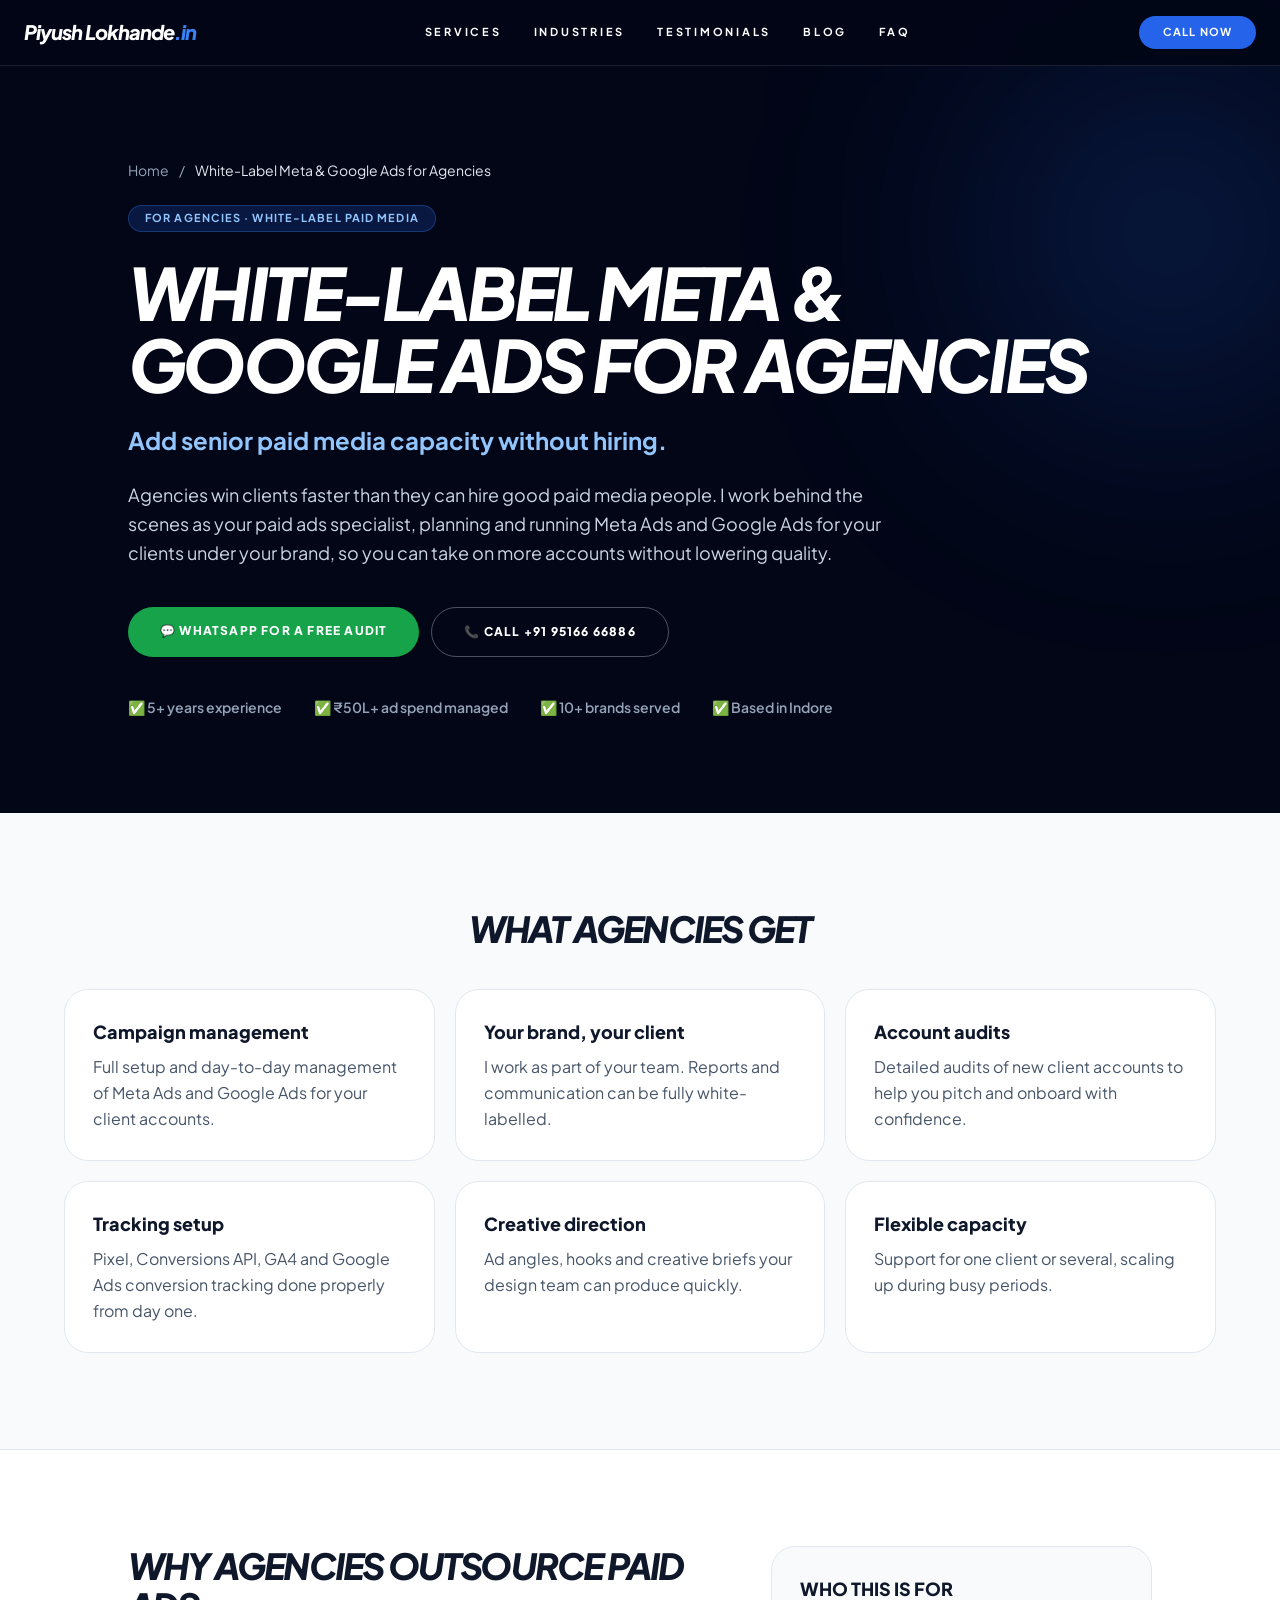
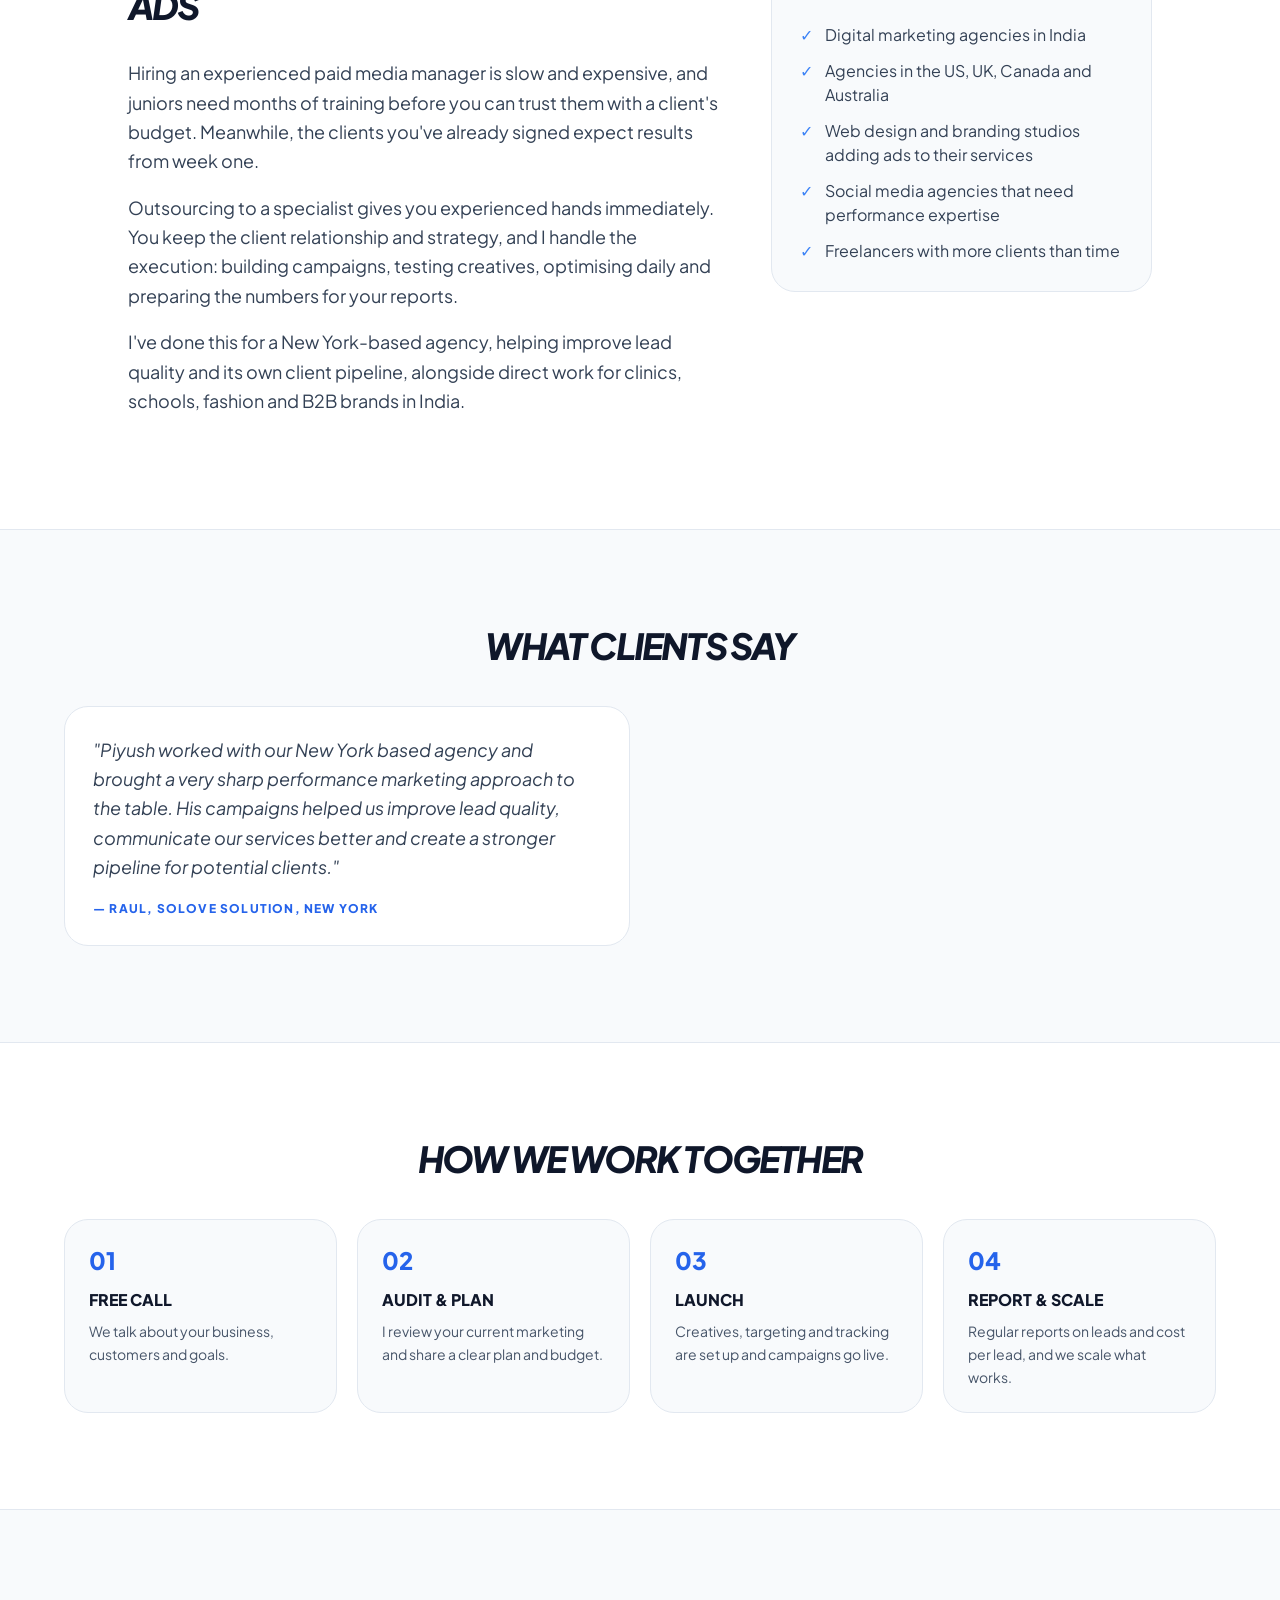
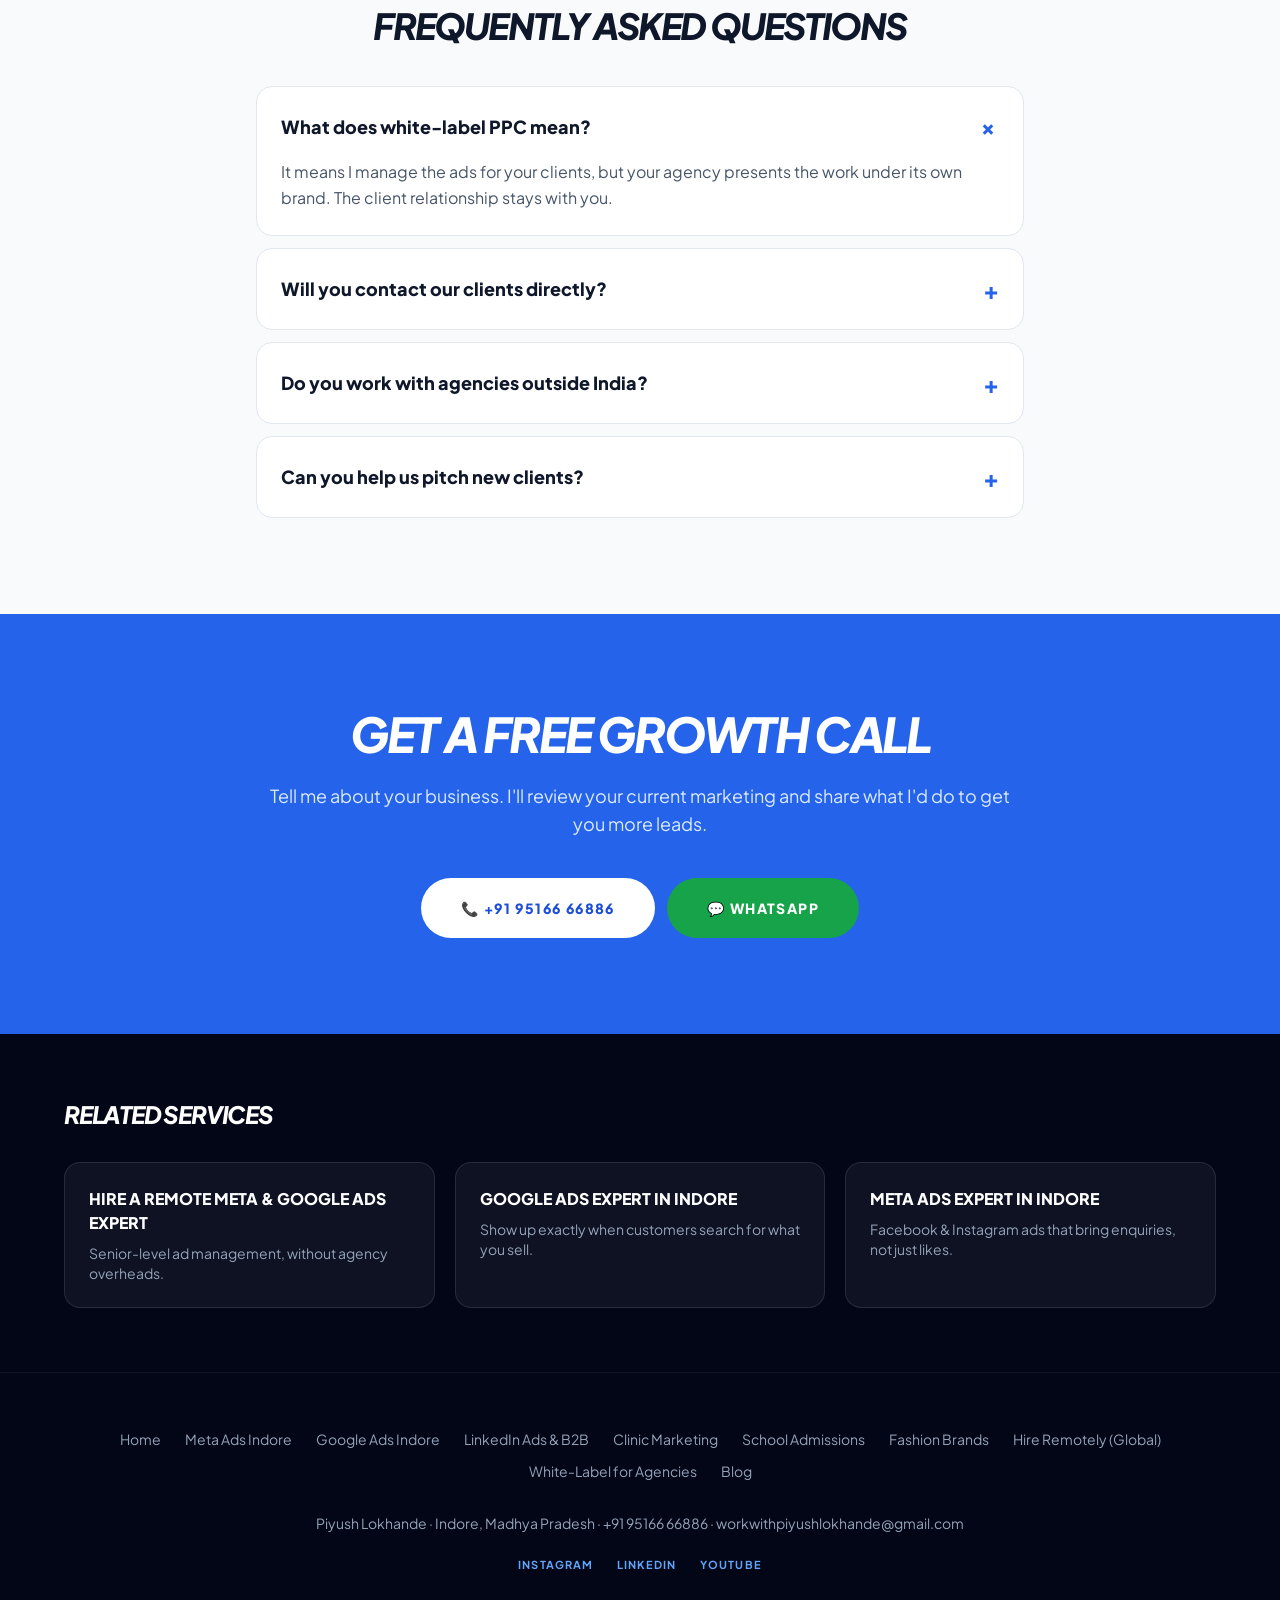
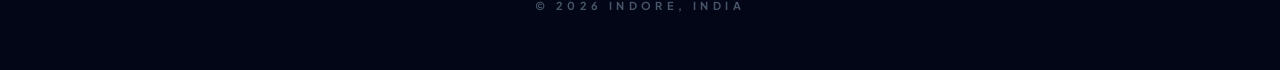
<file: white-label-ppc-for-agencies.html>
<!DOCTYPE html>
<html lang="en-IN">
<head>
    <meta charset="UTF-8">
    <meta name="viewport" content="width=device-width, initial-scale=1.0">
    <title>White-Label PPC for Agencies | Meta &amp; Google Ads</title>
    <meta name="description" content="White-label and outsourced Meta Ads and Google Ads management for marketing agencies in India and abroad. Senior paid media support for your clients, under your brand.">
    <meta name="robots" content="index, follow, max-image-preview:large">
    <meta name="author" content="Piyush Lokhande">
    <link rel="canonical" href="https://piyushlokhande.in/white-label-ppc-for-agencies.html">
    <meta property="og:type" content="website">
    <meta property="og:locale" content="en_IN">
    <meta property="og:site_name" content="Piyush Lokhande">
    <meta property="og:url" content="https://piyushlokhande.in/white-label-ppc-for-agencies.html">
    <meta property="og:title" content="White-Label PPC for Agencies | Meta &amp; Google Ads">
    <meta property="og:description" content="White-label and outsourced Meta Ads and Google Ads management for marketing agencies in India and abroad. Senior paid media support for your clients, under your brand.">
    <meta property="og:image" content="https://piyushlokhande.in/images/og-piyush-lokhande.jpg">
    <meta name="twitter:card" content="summary_large_image">
    <link rel="icon" type="image/png" sizes="32x32" href="images/favicon-32.png">
    <link rel="apple-touch-icon" href="images/favicon-192.png">
    <script type="application/ld+json">
{
 "@context": "https://schema.org",
 "@graph": [
  {
   "@type": "Service",
   "@id": "https://piyushlokhande.in/white-label-ppc-for-agencies.html#service",
   "name": "White-label Meta Ads and Google Ads management for agencies",
   "serviceType": "White-label Meta Ads and Google Ads management for agencies",
   "url": "https://piyushlokhande.in/white-label-ppc-for-agencies.html",
   "description": "White-label and outsourced Meta Ads and Google Ads management for marketing agencies in India and abroad. Senior paid media support for your clients, under your brand.",
   "provider": {
    "@id": "https://piyushlokhande.in/#business"
   },
   "areaServed": [
    {
     "@type": "City",
     "name": "Indore"
    },
    {
     "@type": "Country",
     "name": "India"
    }
   ]
  },
  {
   "@type": "ProfessionalService",
   "@id": "https://piyushlokhande.in/#business",
   "name": "Piyush Lokhande - Performance Marketing",
   "url": "https://piyushlokhande.in/",
   "telephone": "+91-9516666886",
   "image": "https://piyushlokhande.in/images/og-piyush-lokhande.jpg",
   "address": {
    "@type": "PostalAddress",
    "addressLocality": "Indore",
    "addressRegion": "Madhya Pradesh",
    "addressCountry": "IN"
   }
  },
  {
   "@type": "BreadcrumbList",
   "itemListElement": [
    {
     "@type": "ListItem",
     "position": 1,
     "name": "Home",
     "item": "https://piyushlokhande.in/"
    },
    {
     "@type": "ListItem",
     "position": 2,
     "name": "White-Label Meta & Google Ads for Agencies",
     "item": "https://piyushlokhande.in/white-label-ppc-for-agencies.html"
    }
   ]
  },
  {
   "@type": "FAQPage",
   "mainEntity": [
    {
     "@type": "Question",
     "name": "What does white-label PPC mean?",
     "acceptedAnswer": {
      "@type": "Answer",
      "text": "It means I manage the ads for your clients, but your agency presents the work under its own brand. The client relationship stays with you."
     }
    },
    {
     "@type": "Question",
     "name": "Will you contact our clients directly?",
     "acceptedAnswer": {
      "@type": "Answer",
      "text": "Only if you want me to. By default I work through your team and never approach your clients independently."
     }
    },
    {
     "@type": "Question",
     "name": "Do you work with agencies outside India?",
     "acceptedAnswer": {
      "@type": "Answer",
      "text": "Yes. I've worked with a New York-based agency and can support agencies in any time zone."
     }
    },
    {
     "@type": "Question",
     "name": "Can you help us pitch new clients?",
     "acceptedAnswer": {
      "@type": "Answer",
      "text": "Yes. Account audits and campaign plans can be prepared to help you win and onboard new clients."
     }
    }
   ]
  }
 ]
}
    </script>
    <!-- Google Tag Manager -->
    <script>(function(w,d,s,l,i){w[l]=w[l]||[];w[l].push({'gtm.start':
    new Date().getTime(),event:'gtm.js'});var f=d.getElementsByTagName(s)[0],
    j=d.createElement(s),dl=l!='dataLayer'?'&l='+l:'';j.async=true;j.src=
    'https://www.googletagmanager.com/gtm.js?id='+i+dl;f.parentNode.insertBefore(j,f);
    })(window,document,'script','dataLayer','GTM-59L5B7SR');</script>
    <!-- End Google Tag Manager -->
    <link rel="preconnect" href="https://fonts.googleapis.com">
    <link rel="preconnect" href="https://fonts.gstatic.com" crossorigin>
    <link href="https://fonts.googleapis.com/css2?family=Plus+Jakarta+Sans:wght@400;600;700;800&display=swap" rel="stylesheet">
    <style>
        html { scroll-behavior: smooth; scroll-padding-top: 84px; }
        body { font-family: 'Plus Jakarta Sans', sans-serif; overflow-x: hidden; }
        .faq-item summary::-webkit-details-marker { display: none; }
        .faq-item summary h3 { font: inherit; }
        .prose-body p { margin-bottom: 1.1rem; }
        .sticky-cta { position: fixed; left: 0; right: 0; bottom: 0; z-index: 60; display: grid; grid-template-columns: 1fr 1fr; gap: 8px; padding: 10px 12px calc(10px + env(safe-area-inset-bottom)); background: rgba(2,6,23,0.94); backdrop-filter: blur(10px); border-top: 1px solid rgba(255,255,255,0.1); }
        .sticky-cta a { display: flex; align-items: center; justify-content: center; gap: 8px; padding: 14px 10px; border-radius: 999px; font-weight: 800; font-size: 14px; color: #fff; }
        .sticky-cta .cta-call { background: #2563eb; }
        .sticky-cta .cta-wa { background: #16a34a; }
        @media (min-width: 768px) { .sticky-cta { display: none; } }
        @media (max-width: 767px) { body { padding-bottom: 76px; } }
    </style>
    <link rel="stylesheet" href="css/tailwind.css">
</head>
<body class="bg-slate-50 text-slate-900">
    <noscript><iframe src="https://www.googletagmanager.com/ns.html?id=GTM-59L5B7SR" height="0" width="0" style="display:none;visibility:hidden"></iframe></noscript>

    <nav class="fixed top-0 w-full z-50 bg-slate-950/90 backdrop-blur-md border-b border-white/10">
        <div class="max-w-7xl mx-auto px-6 py-4 flex justify-between items-center text-white">
            <a href="./" class="text-xl font-black italic tracking-tighter leading-none">Piyush Lokhande<span class="text-blue-500">.in</span></a>
            <div class="hidden md:flex gap-8 text-[11px] font-bold tracking-[0.25em] uppercase">
                <a href="./#services" class="hover:text-blue-400 transition">Services</a>
                <a href="./#industries" class="hover:text-blue-400 transition">Industries</a>
                <a href="./#testimonials" class="hover:text-blue-400 transition">Testimonials</a>
                <a href="blog/" class="hover:text-blue-400 transition">Blog</a>
                <a href="#faq" class="hover:text-blue-400 transition">FAQ</a>
            </div>
            <a href="tel:+919516666886" class="bg-blue-600 px-4 md:px-6 py-2 rounded-full hover:bg-white hover:text-black transition uppercase tracking-widest text-[11px] font-bold">Call Now</a>
        </div>
    </nav>

    <header class="bg-slate-950 text-white pt-32 pb-16 md:pt-40 md:pb-24 px-6 relative overflow-hidden">
        <div class="absolute top-10 -right-20 w-96 h-96 bg-blue-600/20 rounded-full blur-[120px]"></div>
        <div class="max-w-5xl mx-auto relative">
            <nav aria-label="Breadcrumb" class="text-slate-400 text-sm mb-6"><a href="./" class="hover:text-white">Home</a> <span class="mx-2">/</span> <span class="text-slate-200">White-Label Meta &amp; Google Ads for Agencies</span></nav>
            <span class="inline-block bg-blue-600/20 text-blue-300 px-4 py-1 rounded-full text-[11px] font-bold tracking-widest uppercase mb-6 border border-blue-500/30">For Agencies · White-Label Paid Media</span>
            <h1 class="text-4xl md:text-6xl lg:text-7xl font-black tracking-tighter leading-[0.95] uppercase italic mb-6">White-Label Meta &amp; Google Ads for Agencies</h1>
            <p class="text-xl md:text-2xl font-bold text-blue-300 mb-6">Add senior paid media capacity without hiring.</p>
            <p class="text-slate-300 text-lg leading-relaxed max-w-3xl mb-10">Agencies win clients faster than they can hire good paid media people. I work behind the scenes as your paid ads specialist, planning and running Meta Ads and Google Ads for your clients under your brand, so you can take on more accounts without lowering quality.</p>
            <div class="flex flex-col sm:flex-row gap-3">
                <a href="https://wa.me/919516666886" class="inline-flex justify-center bg-green-600 text-white px-8 py-4 rounded-full font-black uppercase tracking-widest text-xs hover:bg-white hover:text-black transition">💬 WhatsApp for a free audit</a>
                <a href="tel:+919516666886" class="inline-flex justify-center border border-white/30 text-white px-8 py-4 rounded-full font-black uppercase tracking-widest text-xs hover:bg-white hover:text-black transition">📞 Call +91 95166 66886</a>
            </div>
            <div class="flex flex-wrap gap-x-8 gap-y-3 mt-10 text-sm text-slate-400 font-semibold">
                <span>✅ 5+ years experience</span><span>✅ ₹50L+ ad spend managed</span><span>✅ 10+ brands served</span><span>✅ Based in Indore</span>
            </div>
        </div>
    </header>

    <main>
        <section class="py-16 md:py-24 px-6">
            <div class="max-w-6xl mx-auto">
                <h2 class="text-3xl md:text-4xl font-black uppercase italic tracking-tighter mb-10 text-center">What agencies get</h2>
                <div class="grid grid-cols-1 sm:grid-cols-2 lg:grid-cols-3 gap-5">
                <div class="bg-white border border-slate-200 rounded-3xl p-6 md:p-7">
                    <h3 class="font-black text-lg mb-2 text-slate-900">Campaign management</h3>
                    <p class="text-slate-600 leading-relaxed">Full setup and day-to-day management of Meta Ads and Google Ads for your client accounts.</p>
                </div>
                <div class="bg-white border border-slate-200 rounded-3xl p-6 md:p-7">
                    <h3 class="font-black text-lg mb-2 text-slate-900">Your brand, your client</h3>
                    <p class="text-slate-600 leading-relaxed">I work as part of your team. Reports and communication can be fully white-labelled.</p>
                </div>
                <div class="bg-white border border-slate-200 rounded-3xl p-6 md:p-7">
                    <h3 class="font-black text-lg mb-2 text-slate-900">Account audits</h3>
                    <p class="text-slate-600 leading-relaxed">Detailed audits of new client accounts to help you pitch and onboard with confidence.</p>
                </div>
                <div class="bg-white border border-slate-200 rounded-3xl p-6 md:p-7">
                    <h3 class="font-black text-lg mb-2 text-slate-900">Tracking setup</h3>
                    <p class="text-slate-600 leading-relaxed">Pixel, Conversions API, GA4 and Google Ads conversion tracking done properly from day one.</p>
                </div>
                <div class="bg-white border border-slate-200 rounded-3xl p-6 md:p-7">
                    <h3 class="font-black text-lg mb-2 text-slate-900">Creative direction</h3>
                    <p class="text-slate-600 leading-relaxed">Ad angles, hooks and creative briefs your design team can produce quickly.</p>
                </div>
                <div class="bg-white border border-slate-200 rounded-3xl p-6 md:p-7">
                    <h3 class="font-black text-lg mb-2 text-slate-900">Flexible capacity</h3>
                    <p class="text-slate-600 leading-relaxed">Support for one client or several, scaling up during busy periods.</p>
                </div>
                </div>
            </div>
        </section>

        <section class="py-16 md:py-24 px-6 bg-white border-y border-slate-200">
            <div class="max-w-5xl mx-auto grid grid-cols-1 md:grid-cols-5 gap-12">
                <div class="md:col-span-3">
                    <h2 class="text-3xl md:text-4xl font-black uppercase italic tracking-tighter mb-8">Why agencies outsource paid ads</h2>
                    <div class="prose-body text-slate-700 text-lg leading-relaxed">
                <p>Hiring an experienced paid media manager is slow and expensive, and juniors need months of training before you can trust them with a client&#x27;s budget. Meanwhile, the clients you&#x27;ve already signed expect results from week one.</p>
                <p>Outsourcing to a specialist gives you experienced hands immediately. You keep the client relationship and strategy, and I handle the execution: building campaigns, testing creatives, optimising daily and preparing the numbers for your reports.</p>
                <p>I&#x27;ve done this for a New York-based agency, helping improve lead quality and its own client pipeline, alongside direct work for clinics, schools, fashion and B2B brands in India.</p>
                    </div>
                </div>
                <aside class="md:col-span-2 bg-slate-50 border border-slate-200 rounded-3xl p-7 h-fit">
                    <h2 class="font-black uppercase text-lg mb-5">Who this is for</h2>
                    <ul class="space-y-3 text-slate-700">
                    <li class="flex gap-3"><span class="text-blue-500">✓</span><span>Digital marketing agencies in India</span></li>
                    <li class="flex gap-3"><span class="text-blue-500">✓</span><span>Agencies in the US, UK, Canada and Australia</span></li>
                    <li class="flex gap-3"><span class="text-blue-500">✓</span><span>Web design and branding studios adding ads to their services</span></li>
                    <li class="flex gap-3"><span class="text-blue-500">✓</span><span>Social media agencies that need performance expertise</span></li>
                    <li class="flex gap-3"><span class="text-blue-500">✓</span><span>Freelancers with more clients than time</span></li>
                    </ul>
                </aside>
            </div>
        </section>

        <section class="py-16 md:py-24 px-6">
            <div class="max-w-6xl mx-auto">
                <h2 class="text-3xl md:text-4xl font-black uppercase italic tracking-tighter mb-10 text-center">What clients say</h2>
                <div class="grid grid-cols-1 md:grid-cols-2 gap-5">
                <figure class="bg-white border border-slate-200 rounded-3xl p-7 text-left">
                    <blockquote class="text-slate-700 text-lg leading-relaxed italic">"Piyush worked with our New York based agency and brought a very sharp performance marketing approach to the table. His campaigns helped us improve lead quality, communicate our services better and create a stronger pipeline for potential clients."</blockquote>
                    <figcaption class="mt-5 text-blue-600 font-black uppercase tracking-widest text-xs">— Raul, Solove Solution, New York</figcaption>
                </figure>
                </div>
            </div>
        </section>

        <section class="py-16 md:py-24 px-6 bg-white border-y border-slate-200">
            <div class="max-w-6xl mx-auto">
                <h2 class="text-3xl md:text-4xl font-black uppercase italic tracking-tighter mb-10 text-center">How we work together</h2>
                <ol class="grid grid-cols-1 sm:grid-cols-2 md:grid-cols-4 gap-5">
                    <li class="bg-slate-50 border border-slate-200 rounded-3xl p-6"><p class="text-blue-600 font-black text-2xl mb-3">01</p><p class="font-black uppercase mb-2">Free call</p><p class="text-slate-600 text-sm leading-relaxed">We talk about your business, customers and goals.</p></li>
                    <li class="bg-slate-50 border border-slate-200 rounded-3xl p-6"><p class="text-blue-600 font-black text-2xl mb-3">02</p><p class="font-black uppercase mb-2">Audit &amp; plan</p><p class="text-slate-600 text-sm leading-relaxed">I review your current marketing and share a clear plan and budget.</p></li>
                    <li class="bg-slate-50 border border-slate-200 rounded-3xl p-6"><p class="text-blue-600 font-black text-2xl mb-3">03</p><p class="font-black uppercase mb-2">Launch</p><p class="text-slate-600 text-sm leading-relaxed">Creatives, targeting and tracking are set up and campaigns go live.</p></li>
                    <li class="bg-slate-50 border border-slate-200 rounded-3xl p-6"><p class="text-blue-600 font-black text-2xl mb-3">04</p><p class="font-black uppercase mb-2">Report &amp; scale</p><p class="text-slate-600 text-sm leading-relaxed">Regular reports on leads and cost per lead, and we scale what works.</p></li>
                </ol>
            </div>
        </section>

        <section id="faq" class="py-16 md:py-24 px-6">
            <div class="max-w-3xl mx-auto">
                <h2 class="text-3xl md:text-4xl font-black uppercase italic tracking-tighter mb-10 text-center">Frequently asked questions</h2>
                <div class="space-y-3">
                <details class="faq-item group border border-slate-200 rounded-2xl p-5 md:p-6 bg-white" open>
                    <summary class="flex justify-between items-center gap-4 cursor-pointer font-black text-base md:text-lg text-slate-900 list-none"><h3>What does white-label PPC mean?</h3><span class="text-blue-600 text-2xl group-open:rotate-45 transition">+</span></summary>
                    <p class="text-slate-600 leading-relaxed mt-4">It means I manage the ads for your clients, but your agency presents the work under its own brand. The client relationship stays with you.</p>
                </details>
                <details class="faq-item group border border-slate-200 rounded-2xl p-5 md:p-6 bg-white">
                    <summary class="flex justify-between items-center gap-4 cursor-pointer font-black text-base md:text-lg text-slate-900 list-none"><h3>Will you contact our clients directly?</h3><span class="text-blue-600 text-2xl group-open:rotate-45 transition">+</span></summary>
                    <p class="text-slate-600 leading-relaxed mt-4">Only if you want me to. By default I work through your team and never approach your clients independently.</p>
                </details>
                <details class="faq-item group border border-slate-200 rounded-2xl p-5 md:p-6 bg-white">
                    <summary class="flex justify-between items-center gap-4 cursor-pointer font-black text-base md:text-lg text-slate-900 list-none"><h3>Do you work with agencies outside India?</h3><span class="text-blue-600 text-2xl group-open:rotate-45 transition">+</span></summary>
                    <p class="text-slate-600 leading-relaxed mt-4">Yes. I&#x27;ve worked with a New York-based agency and can support agencies in any time zone.</p>
                </details>
                <details class="faq-item group border border-slate-200 rounded-2xl p-5 md:p-6 bg-white">
                    <summary class="flex justify-between items-center gap-4 cursor-pointer font-black text-base md:text-lg text-slate-900 list-none"><h3>Can you help us pitch new clients?</h3><span class="text-blue-600 text-2xl group-open:rotate-45 transition">+</span></summary>
                    <p class="text-slate-600 leading-relaxed mt-4">Yes. Account audits and campaign plans can be prepared to help you win and onboard new clients.</p>
                </details>
                </div>
            </div>
        </section>

        <section class="py-16 md:py-24 px-6 bg-blue-600 text-white text-center">
            <div class="max-w-3xl mx-auto">
                <h2 class="text-3xl md:text-5xl font-black uppercase italic tracking-tighter mb-6">Get a free growth call</h2>
                <p class="text-blue-100 text-lg mb-10">Tell me about your business. I'll review your current marketing and share what I'd do to get you more leads.</p>
                <div class="flex flex-col sm:flex-row gap-3 justify-center">
                    <a href="tel:+919516666886" class="bg-white text-blue-700 px-10 py-5 rounded-full font-black uppercase text-sm tracking-widest hover:bg-slate-900 hover:text-white transition">📞 +91 95166 66886</a>
                    <a href="https://wa.me/919516666886" class="bg-green-600 text-white px-10 py-5 rounded-full font-black uppercase text-sm tracking-widest hover:bg-slate-900 transition">💬 WhatsApp</a>
                </div>
            </div>
        </section>

        <section class="py-16 px-6 bg-slate-950 text-white">
            <div class="max-w-6xl mx-auto">
                <h2 class="text-2xl font-black uppercase italic tracking-tighter mb-8">Related services</h2>
                <div class="grid grid-cols-1 md:grid-cols-3 gap-5">
                <a href="hire-meta-ads-expert.html" class="block border border-white/10 bg-white/[0.05] hover:border-blue-500 rounded-2xl p-6 transition">
                    <p class="font-black uppercase">Hire a Remote Meta &amp; Google Ads Expert</p>
                    <p class="text-slate-400 text-sm mt-2">Senior-level ad management, without agency overheads.</p>
                </a>
                <a href="google-ads-agency-indore.html" class="block border border-white/10 bg-white/[0.05] hover:border-blue-500 rounded-2xl p-6 transition">
                    <p class="font-black uppercase">Google Ads Expert in Indore</p>
                    <p class="text-slate-400 text-sm mt-2">Show up exactly when customers search for what you sell.</p>
                </a>
                <a href="meta-ads-agency-indore.html" class="block border border-white/10 bg-white/[0.05] hover:border-blue-500 rounded-2xl p-6 transition">
                    <p class="font-black uppercase">Meta Ads Expert in Indore</p>
                    <p class="text-slate-400 text-sm mt-2">Facebook &amp; Instagram ads that bring enquiries, not just likes.</p>
                </a>
                </div>
            </div>
        </section>
    </main>

    <footer class="py-14 bg-slate-950 text-white text-center border-t border-white/5 px-6">
        <nav class="flex flex-wrap justify-center gap-x-6 gap-y-3 mb-8 text-slate-400 text-sm" aria-label="Services">
            <a href="./" class="hover:text-white">Home</a>
            <a href="meta-ads-agency-indore.html" class="hover:text-white">Meta Ads Indore</a>
            <a href="google-ads-agency-indore.html" class="hover:text-white">Google Ads Indore</a>
            <a href="linkedin-ads-b2b-lead-generation.html" class="hover:text-white">LinkedIn Ads &amp; B2B</a>
            <a href="clinic-marketing.html" class="hover:text-white">Clinic Marketing</a>
            <a href="school-admission-marketing.html" class="hover:text-white">School Admissions</a>
            <a href="fashion-brand-marketing.html" class="hover:text-white">Fashion Brands</a>
            <a href="hire-meta-ads-expert.html" class="hover:text-white">Hire Remotely (Global)</a>
            <a href="white-label-ppc-for-agencies.html" class="hover:text-white">White-Label for Agencies</a>
            <a href="blog/" class="hover:text-white">Blog</a>
        </nav>
        <p class="text-slate-400 text-sm mb-6">Piyush Lokhande · Indore, Madhya Pradesh · <a href="tel:+919516666886" class="hover:text-white">+91 95166 66886</a> · <a href="mailto:workwithpiyushlokhande@gmail.com" class="hover:text-white">workwithpiyushlokhande@gmail.com</a></p>
        <div class="flex justify-center gap-6 text-blue-400 font-bold uppercase text-[11px] tracking-widest mb-6">
            <a href="https://instagram.com/piyushlokhande_" target="_blank" rel="noopener">Instagram</a>
            <a href="https://linkedin.com/in/piyush-lokhande-59828b215" target="_blank" rel="noopener">LinkedIn</a>
            <a href="https://www.youtube.com/@Piyushlokhande-yt1" target="_blank" rel="noopener">YouTube</a>
        </div>
        <p class="text-slate-600 text-[11px] uppercase font-bold tracking-[0.4em]">© 2026 Indore, India</p>
    </footer>

    <div class="sticky-cta" aria-label="Quick contact">
        <a href="tel:+919516666886" class="cta-call">📞 Call Now</a>
        <a href="https://wa.me/919516666886" class="cta-wa">💬 WhatsApp</a>
    </div>

    <script>
        (function () {
            var waText = encodeURIComponent("Hi Piyush, I found your website (White-Label for Agencies page). I want to grow my business with ads. Can we talk?");
            document.querySelectorAll('a[href^="https://wa.me/"]').forEach(function (a) {
                if (a.href.indexOf('?') === -1) a.href = a.href + '?text=' + waText;
            });
            window.dataLayer = window.dataLayer || [];
            document.addEventListener('click', function (e) {
                var a = e.target.closest && e.target.closest('a');
                if (!a) return;
                var href = a.getAttribute('href') || '';
                var type = href.indexOf('tel:') === 0 ? 'call_click' : href.indexOf('wa.me') !== -1 ? 'whatsapp_click' : href.indexOf('mailto:') === 0 ? 'email_click' : null;
                if (type) window.dataLayer.push({ event: type, page_slug: 'white-label-ppc-for-agencies' });
            });
        })();
    </script>
</body>
</html>
</file>
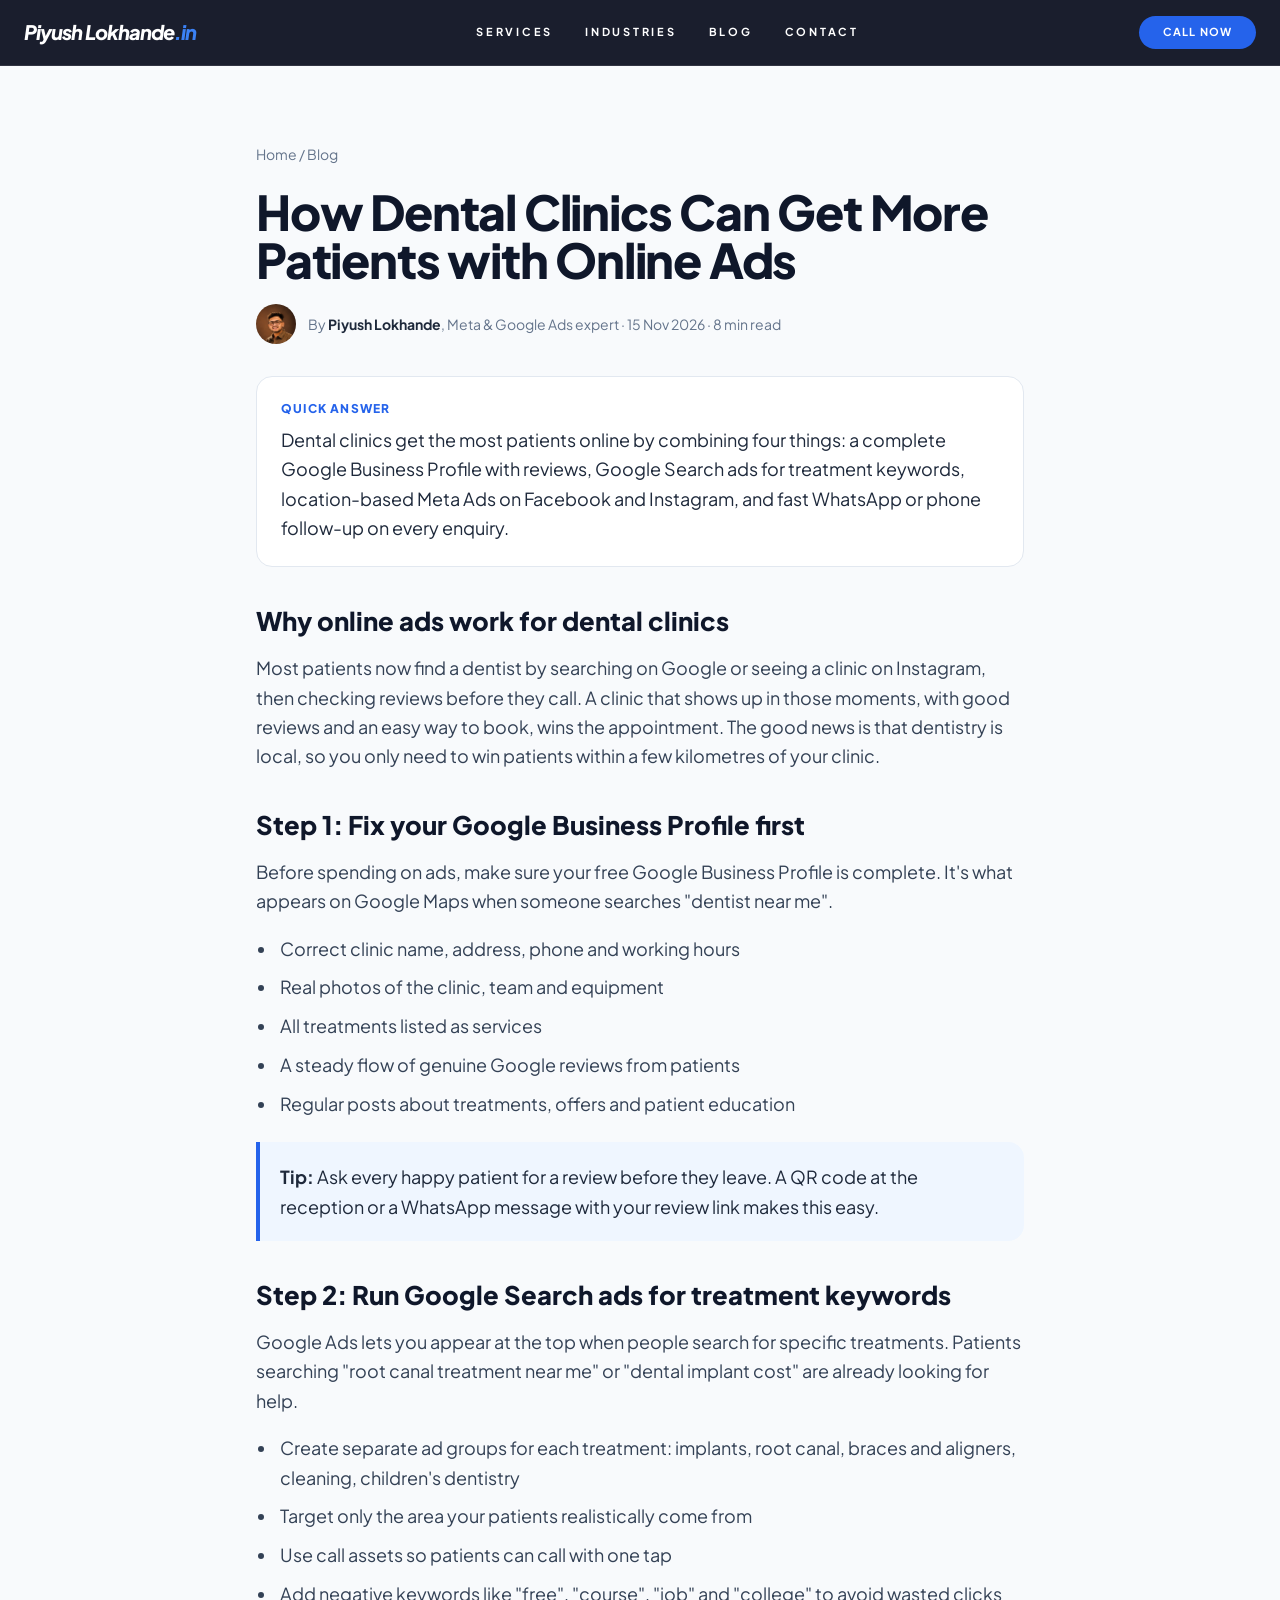
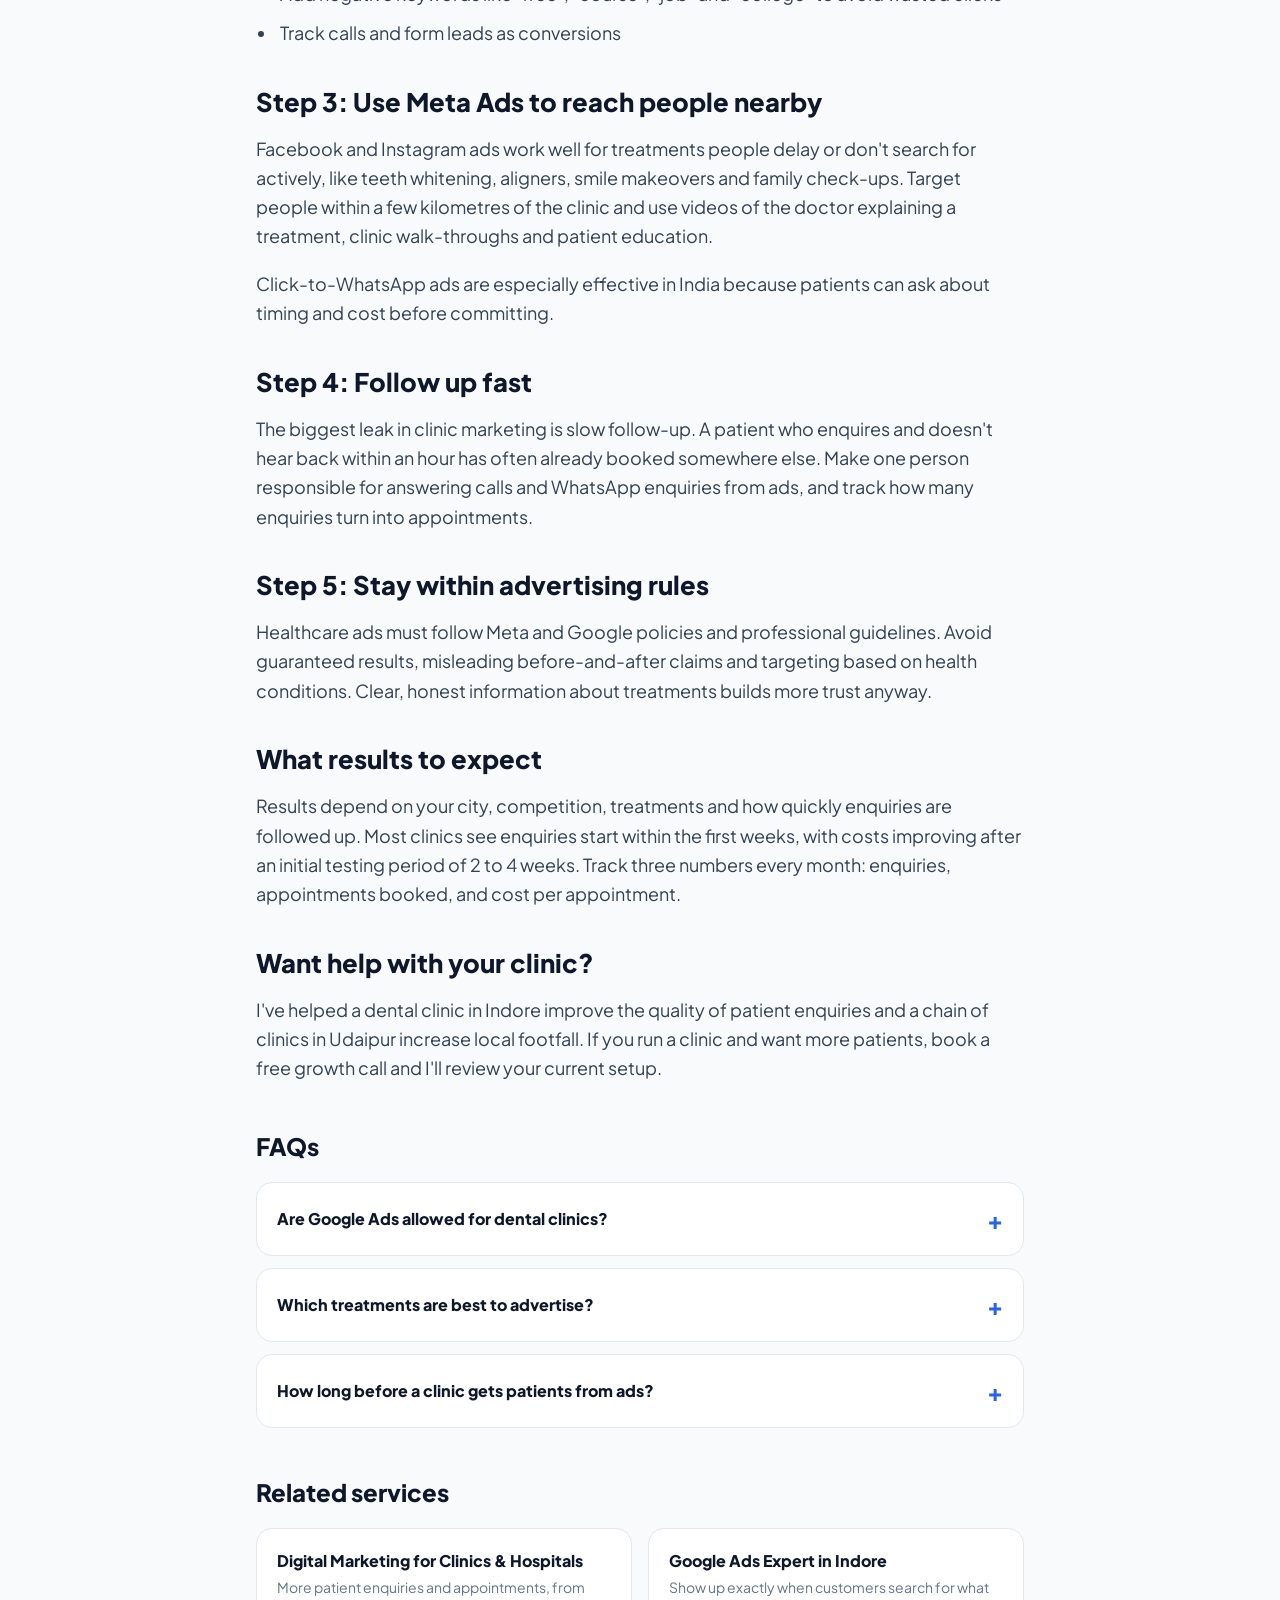
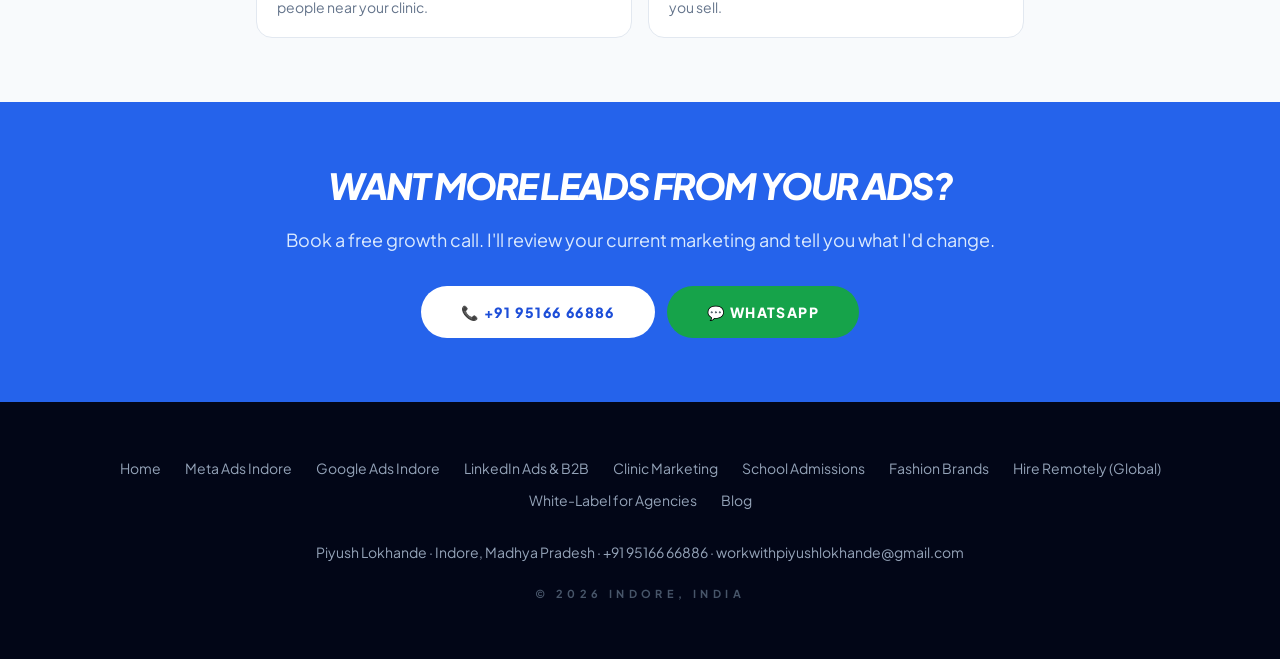
<file: blog/how-dental-clinics-get-more-patients-with-ads.html>
<!DOCTYPE html>
<html lang="en-IN">
<head>
    <meta charset="UTF-8">
    <meta name="viewport" content="width=device-width, initial-scale=1.0">
    <title>How Dental Clinics Get More Patients with Ads</title>
    <meta name="description" content="A step-by-step guide for dental clinics and doctors in India: Google Ads, Meta Ads, Google Business Profile and WhatsApp follow-up to get more patient enquiries and appointments.">
    <meta name="robots" content="index, follow, max-image-preview:large">
    <meta name="author" content="Piyush Lokhande">
    <link rel="canonical" href="https://piyushlokhande.in/blog/how-dental-clinics-get-more-patients-with-ads.html">
    <meta property="og:type" content="article">
    <meta property="og:locale" content="en_IN">
    <meta property="og:site_name" content="Piyush Lokhande">
    <meta property="og:url" content="https://piyushlokhande.in/blog/how-dental-clinics-get-more-patients-with-ads.html">
    <meta property="og:title" content="How Dental Clinics Get More Patients with Ads">
    <meta property="og:description" content="A step-by-step guide for dental clinics and doctors in India: Google Ads, Meta Ads, Google Business Profile and WhatsApp follow-up to get more patient enquiries and appointments.">
    <meta property="og:image" content="https://piyushlokhande.in/images/og-piyush-lokhande.jpg">
    <meta name="twitter:card" content="summary_large_image">
    <link rel="icon" type="image/png" sizes="32x32" href="../images/favicon-32.png">
    <link rel="apple-touch-icon" href="../images/favicon-192.png">
    <script type="application/ld+json">
{
 "@context": "https://schema.org",
 "@graph": [
  {
   "@type": "BlogPosting",
   "headline": "How Dental Clinics Can Get More Patients with Online Ads",
   "description": "A step-by-step guide for dental clinics and doctors in India: Google Ads, Meta Ads, Google Business Profile and WhatsApp follow-up to get more patient enquiries and appointments.",
   "datePublished": "2026-11-15",
   "dateModified": "2026-11-15",
   "mainEntityOfPage": "https://piyushlokhande.in/blog/how-dental-clinics-get-more-patients-with-ads.html",
   "image": "https://piyushlokhande.in/images/og-piyush-lokhande.jpg",
   "inLanguage": "en-IN",
   "author": {
    "@type": "Person",
    "@id": "https://piyushlokhande.in/#person",
    "name": "Piyush Lokhande",
    "url": "https://piyushlokhande.in/"
   },
   "publisher": {
    "@id": "https://piyushlokhande.in/#business"
   }
  },
  {
   "@type": "BreadcrumbList",
   "itemListElement": [
    {
     "@type": "ListItem",
     "position": 1,
     "name": "Home",
     "item": "https://piyushlokhande.in/"
    },
    {
     "@type": "ListItem",
     "position": 2,
     "name": "Blog",
     "item": "https://piyushlokhande.in/blog/"
    },
    {
     "@type": "ListItem",
     "position": 3,
     "name": "How Dental Clinics Can Get More Patients with Online Ads",
     "item": "https://piyushlokhande.in/blog/how-dental-clinics-get-more-patients-with-ads.html"
    }
   ]
  },
  {
   "@type": "FAQPage",
   "mainEntity": [
    {
     "@type": "Question",
     "name": "Are Google Ads allowed for dental clinics?",
     "acceptedAnswer": {
      "@type": "Answer",
      "text": "Yes. Dental clinics can advertise on Google and Meta as long as ads follow healthcare advertising policies, with no misleading claims or guaranteed outcomes."
     }
    },
    {
     "@type": "Question",
     "name": "Which treatments are best to advertise?",
     "acceptedAnswer": {
      "@type": "Answer",
      "text": "Higher-value treatments like implants, aligners, braces and root canals usually give the best return, along with general check-ups to bring in new families."
     }
    },
    {
     "@type": "Question",
     "name": "How long before a clinic gets patients from ads?",
     "acceptedAnswer": {
      "@type": "Answer",
      "text": "Enquiries usually start within the first weeks. The first 2 to 4 weeks are a testing phase, and costs typically improve after that."
     }
    }
   ]
  }
 ]
}
    </script>
    <script>(function(w,d,s,l,i){w[l]=w[l]||[];w[l].push({'gtm.start':
    new Date().getTime(),event:'gtm.js'});var f=d.getElementsByTagName(s)[0],
    j=d.createElement(s),dl=l!='dataLayer'?'&l='+l:'';j.async=true;j.src=
    'https://www.googletagmanager.com/gtm.js?id='+i+dl;f.parentNode.insertBefore(j,f);
    })(window,document,'script','dataLayer','GTM-59L5B7SR');</script>
    <link rel="preconnect" href="https://fonts.googleapis.com">
    <link rel="preconnect" href="https://fonts.gstatic.com" crossorigin>
    <link href="https://fonts.googleapis.com/css2?family=Plus+Jakarta+Sans:wght@400;600;700;800&display=swap" rel="stylesheet">
    <style>
        html { scroll-behavior: smooth; scroll-padding-top: 84px; }
        body { font-family: 'Plus Jakarta Sans', sans-serif; overflow-x: hidden; }
        .faq-item summary::-webkit-details-marker { display: none; }
        .faq-item summary h3 { font: inherit; }
        .article h2 { font-size: 1.6rem; font-weight: 800; margin: 2.4rem 0 1rem; color: #0f172a; line-height: 1.25; }
        .article p { margin-bottom: 1.15rem; }
        .article ul, .article ol { margin: 0 0 1.4rem 1.3rem; }
        .article ul { list-style: disc; } .article ol { list-style: decimal; }
        .article li { margin-bottom: .6rem; padding-left: .2rem; }
        .article table { width: 100%; border-collapse: collapse; margin: 0 0 1.6rem; font-size: .95rem; }
        .article th, .article td { border: 1px solid #e2e8f0; padding: .7rem .8rem; text-align: left; vertical-align: top; }
        .article th { background: #f1f5f9; font-weight: 800; }
        .sticky-cta { position: fixed; left: 0; right: 0; bottom: 0; z-index: 60; display: grid; grid-template-columns: 1fr 1fr; gap: 8px; padding: 10px 12px calc(10px + env(safe-area-inset-bottom)); background: rgba(2,6,23,0.94); border-top: 1px solid rgba(255,255,255,0.1); }
        .sticky-cta a { display: flex; align-items: center; justify-content: center; padding: 14px 10px; border-radius: 999px; font-weight: 800; font-size: 14px; color: #fff; }
        .sticky-cta .cta-call { background: #2563eb; } .sticky-cta .cta-wa { background: #16a34a; }
        @media (min-width: 768px) { .sticky-cta { display: none; } }
        @media (max-width: 767px) { body { padding-bottom: 76px; } }
    </style>
    <link rel="stylesheet" href="../css/tailwind.css">
</head>
<body class="bg-slate-50 text-slate-900">
    <noscript><iframe src="https://www.googletagmanager.com/ns.html?id=GTM-59L5B7SR" height="0" width="0" style="display:none;visibility:hidden"></iframe></noscript>
    <nav class="fixed top-0 w-full z-50 bg-slate-950/90 backdrop-blur-md border-b border-white/10">
        <div class="max-w-7xl mx-auto px-6 py-4 flex justify-between items-center text-white">
            <a href="../" class="text-xl font-black italic tracking-tighter leading-none">Piyush Lokhande<span class="text-blue-500">.in</span></a>
            <div class="hidden md:flex gap-8 text-[11px] font-bold tracking-[0.25em] uppercase">
                <a href="../#services" class="hover:text-blue-400">Services</a>
                <a href="../#industries" class="hover:text-blue-400">Industries</a>
                <a href="./" class="hover:text-blue-400">Blog</a>
                <a href="../#contact" class="hover:text-blue-400">Contact</a>
            </div>
            <a href="tel:+919516666886" class="bg-blue-600 px-4 md:px-6 py-2 rounded-full hover:bg-white hover:text-black transition uppercase tracking-widest text-[11px] font-bold">Call Now</a>
        </div>
    </nav>

    <main class="pt-28 md:pt-36 pb-16 px-6">
        <article class="max-w-3xl mx-auto">
            <nav aria-label="Breadcrumb" class="text-slate-500 text-sm mb-6"><a href="../" class="hover:text-blue-600">Home</a> / <a href="./" class="hover:text-blue-600">Blog</a></nav>
            <h1 class="text-3xl md:text-5xl font-black tracking-tight leading-tight mb-5">How Dental Clinics Can Get More Patients with Online Ads</h1>
            <div class="flex items-center gap-3 text-slate-500 text-sm mb-8">
                <img src="../images/piyush-lokhande-meta-google-ads-expert-indore.jpg" alt="Piyush Lokhande" width="40" height="40" class="w-10 h-10 rounded-full object-cover object-top">
                <span>By <a href="../#founder" class="font-bold text-slate-800">Piyush Lokhande</a>, Meta &amp; Google Ads expert · <time datetime="2026-11-15">15 Nov 2026</time> · 8 min read</span>
            </div>
            <div class="bg-white border border-slate-200 rounded-2xl p-6 mb-8">
                <p class="text-xs font-black uppercase tracking-widest text-blue-600 mb-2">Quick answer</p>
                <p class="text-slate-800 text-lg leading-relaxed">Dental clinics get the most patients online by combining four things: a complete Google Business Profile with reviews, Google Search ads for treatment keywords, location-based Meta Ads on Facebook and Instagram, and fast WhatsApp or phone follow-up on every enquiry.</p>
            </div>
            <div class="article text-slate-700 text-lg leading-relaxed">
            <h2>Why online ads work for dental clinics</h2>
            <p>Most patients now find a dentist by searching on Google or seeing a clinic on Instagram, then checking reviews before they call. A clinic that shows up in those moments, with good reviews and an easy way to book, wins the appointment. The good news is that dentistry is local, so you only need to win patients within a few kilometres of your clinic.</p>
            <h2>Step 1: Fix your Google Business Profile first</h2>
            <p>Before spending on ads, make sure your free Google Business Profile is complete. It&#x27;s what appears on Google Maps when someone searches &quot;dentist near me&quot;.</p>
            <ul>
                <li>Correct clinic name, address, phone and working hours</li>
                <li>Real photos of the clinic, team and equipment</li>
                <li>All treatments listed as services</li>
                <li>A steady flow of genuine Google reviews from patients</li>
                <li>Regular posts about treatments, offers and patient education</li>
            </ul>
            <div class="bg-blue-50 border-l-4 border-blue-600 rounded-r-2xl p-5 my-6 text-slate-800"><strong>Tip:</strong> Ask every happy patient for a review before they leave. A QR code at the reception or a WhatsApp message with your review link makes this easy.</div>
            <h2>Step 2: Run Google Search ads for treatment keywords</h2>
            <p>Google Ads lets you appear at the top when people search for specific treatments. Patients searching &quot;root canal treatment near me&quot; or &quot;dental implant cost&quot; are already looking for help.</p>
            <ul>
                <li>Create separate ad groups for each treatment: implants, root canal, braces and aligners, cleaning, children&#x27;s dentistry</li>
                <li>Target only the area your patients realistically come from</li>
                <li>Use call assets so patients can call with one tap</li>
                <li>Add negative keywords like &quot;free&quot;, &quot;course&quot;, &quot;job&quot; and &quot;college&quot; to avoid wasted clicks</li>
                <li>Track calls and form leads as conversions</li>
            </ul>
            <h2>Step 3: Use Meta Ads to reach people nearby</h2>
            <p>Facebook and Instagram ads work well for treatments people delay or don&#x27;t search for actively, like teeth whitening, aligners, smile makeovers and family check-ups. Target people within a few kilometres of the clinic and use videos of the doctor explaining a treatment, clinic walk-throughs and patient education.</p>
            <p>Click-to-WhatsApp ads are especially effective in India because patients can ask about timing and cost before committing.</p>
            <h2>Step 4: Follow up fast</h2>
            <p>The biggest leak in clinic marketing is slow follow-up. A patient who enquires and doesn&#x27;t hear back within an hour has often already booked somewhere else. Make one person responsible for answering calls and WhatsApp enquiries from ads, and track how many enquiries turn into appointments.</p>
            <h2>Step 5: Stay within advertising rules</h2>
            <p>Healthcare ads must follow Meta and Google policies and professional guidelines. Avoid guaranteed results, misleading before-and-after claims and targeting based on health conditions. Clear, honest information about treatments builds more trust anyway.</p>
            <h2>What results to expect</h2>
            <p>Results depend on your city, competition, treatments and how quickly enquiries are followed up. Most clinics see enquiries start within the first weeks, with costs improving after an initial testing period of 2 to 4 weeks. Track three numbers every month: enquiries, appointments booked, and cost per appointment.</p>
            <h2>Want help with your clinic?</h2>
            <p>I&#x27;ve helped a dental clinic in Indore improve the quality of patient enquiries and a chain of clinics in Udaipur increase local footfall. If you run a clinic and want more patients, book a free growth call and I&#x27;ll review your current setup.</p>
            </div>
            <h2 class="text-2xl font-black mt-12 mb-5">FAQs</h2>
            <div class="space-y-3 mb-12">
                <details class="faq-item group border border-slate-200 rounded-2xl p-5 bg-white">
                    <summary class="flex justify-between items-center gap-4 cursor-pointer font-black text-slate-900 list-none"><h3>Are Google Ads allowed for dental clinics?</h3><span class="text-blue-600 text-2xl group-open:rotate-45 transition">+</span></summary>
                    <p class="text-slate-600 leading-relaxed mt-4">Yes. Dental clinics can advertise on Google and Meta as long as ads follow healthcare advertising policies, with no misleading claims or guaranteed outcomes.</p>
                </details>
                <details class="faq-item group border border-slate-200 rounded-2xl p-5 bg-white">
                    <summary class="flex justify-between items-center gap-4 cursor-pointer font-black text-slate-900 list-none"><h3>Which treatments are best to advertise?</h3><span class="text-blue-600 text-2xl group-open:rotate-45 transition">+</span></summary>
                    <p class="text-slate-600 leading-relaxed mt-4">Higher-value treatments like implants, aligners, braces and root canals usually give the best return, along with general check-ups to bring in new families.</p>
                </details>
                <details class="faq-item group border border-slate-200 rounded-2xl p-5 bg-white">
                    <summary class="flex justify-between items-center gap-4 cursor-pointer font-black text-slate-900 list-none"><h3>How long before a clinic gets patients from ads?</h3><span class="text-blue-600 text-2xl group-open:rotate-45 transition">+</span></summary>
                    <p class="text-slate-600 leading-relaxed mt-4">Enquiries usually start within the first weeks. The first 2 to 4 weeks are a testing phase, and costs typically improve after that.</p>
                </details>
            </div>
            <h2 class="text-2xl font-black mb-5">Related services</h2>
            <div class="grid grid-cols-1 sm:grid-cols-2 gap-4">
                <a href="../clinic-marketing.html" class="block bg-white border border-slate-200 hover:border-blue-500 rounded-2xl p-5 transition"><p class="font-black">Digital Marketing for Clinics &amp; Hospitals</p><p class="text-slate-500 text-sm mt-1">More patient enquiries and appointments, from people near your clinic.</p></a>
                <a href="../google-ads-agency-indore.html" class="block bg-white border border-slate-200 hover:border-blue-500 rounded-2xl p-5 transition"><p class="font-black">Google Ads Expert in Indore</p><p class="text-slate-500 text-sm mt-1">Show up exactly when customers search for what you sell.</p></a>
            </div>
        </article>
    </main>
    <section class="py-16 px-6 bg-blue-600 text-white text-center">
        <div class="max-w-3xl mx-auto">
            <h2 class="text-3xl md:text-4xl font-black uppercase italic tracking-tighter mb-5">Want more leads from your ads?</h2>
            <p class="text-blue-100 text-lg mb-8">Book a free growth call. I'll review your current marketing and tell you what I'd change.</p>
            <div class="flex flex-col sm:flex-row gap-3 justify-center">
                <a href="tel:+919516666886" class="bg-white text-blue-700 px-10 py-4 rounded-full font-black uppercase text-sm tracking-widest">📞 +91 95166 66886</a>
                <a href="https://wa.me/919516666886" class="bg-green-600 text-white px-10 py-4 rounded-full font-black uppercase text-sm tracking-widest">💬 WhatsApp</a>
            </div>
        </div>
    </section>
    <footer class="py-14 bg-slate-950 text-white text-center px-6">
        <nav class="flex flex-wrap justify-center gap-x-6 gap-y-3 mb-8 text-slate-400 text-sm" aria-label="Services">
            <a href="../" class="hover:text-white">Home</a>
            <a href="../meta-ads-agency-indore.html" class="hover:text-white">Meta Ads Indore</a>
            <a href="../google-ads-agency-indore.html" class="hover:text-white">Google Ads Indore</a>
            <a href="../linkedin-ads-b2b-lead-generation.html" class="hover:text-white">LinkedIn Ads &amp; B2B</a>
            <a href="../clinic-marketing.html" class="hover:text-white">Clinic Marketing</a>
            <a href="../school-admission-marketing.html" class="hover:text-white">School Admissions</a>
            <a href="../fashion-brand-marketing.html" class="hover:text-white">Fashion Brands</a>
            <a href="../hire-meta-ads-expert.html" class="hover:text-white">Hire Remotely (Global)</a>
            <a href="../white-label-ppc-for-agencies.html" class="hover:text-white">White-Label for Agencies</a>
            <a href="./" class="hover:text-white">Blog</a>
        </nav>
        <p class="text-slate-400 text-sm mb-6">Piyush Lokhande · Indore, Madhya Pradesh · <a href="tel:+919516666886" class="hover:text-white">+91 95166 66886</a> · <a href="mailto:workwithpiyushlokhande@gmail.com" class="hover:text-white">workwithpiyushlokhande@gmail.com</a></p>
        <p class="text-slate-600 text-[11px] uppercase font-bold tracking-[0.4em]">© 2026 Indore, India</p>
    </footer>
    <div class="sticky-cta"><a href="tel:+919516666886" class="cta-call">📞 Call Now</a><a href="https://wa.me/919516666886" class="cta-wa">💬 WhatsApp</a></div>
    <script>
        (function () {
            var t = encodeURIComponent("Hi Piyush, I read your blog and want to grow my business with ads. Can we talk?");
            document.querySelectorAll('a[href^="https://wa.me/"]').forEach(function (a) { if (a.href.indexOf('?') === -1) a.href += '?text=' + t; });
            window.dataLayer = window.dataLayer || [];
            document.addEventListener('click', function (e) {
                var a = e.target.closest && e.target.closest('a'); if (!a) return;
                var h = a.getAttribute('href') || '';
                var type = h.indexOf('tel:') === 0 ? 'call_click' : h.indexOf('wa.me') !== -1 ? 'whatsapp_click' : null;
                if (type) window.dataLayer.push({ event: type, page_slug: 'blog/how-dental-clinics-get-more-patients-with-ads' });
            });
        })();
    </script>
</body>
</html>
</file>
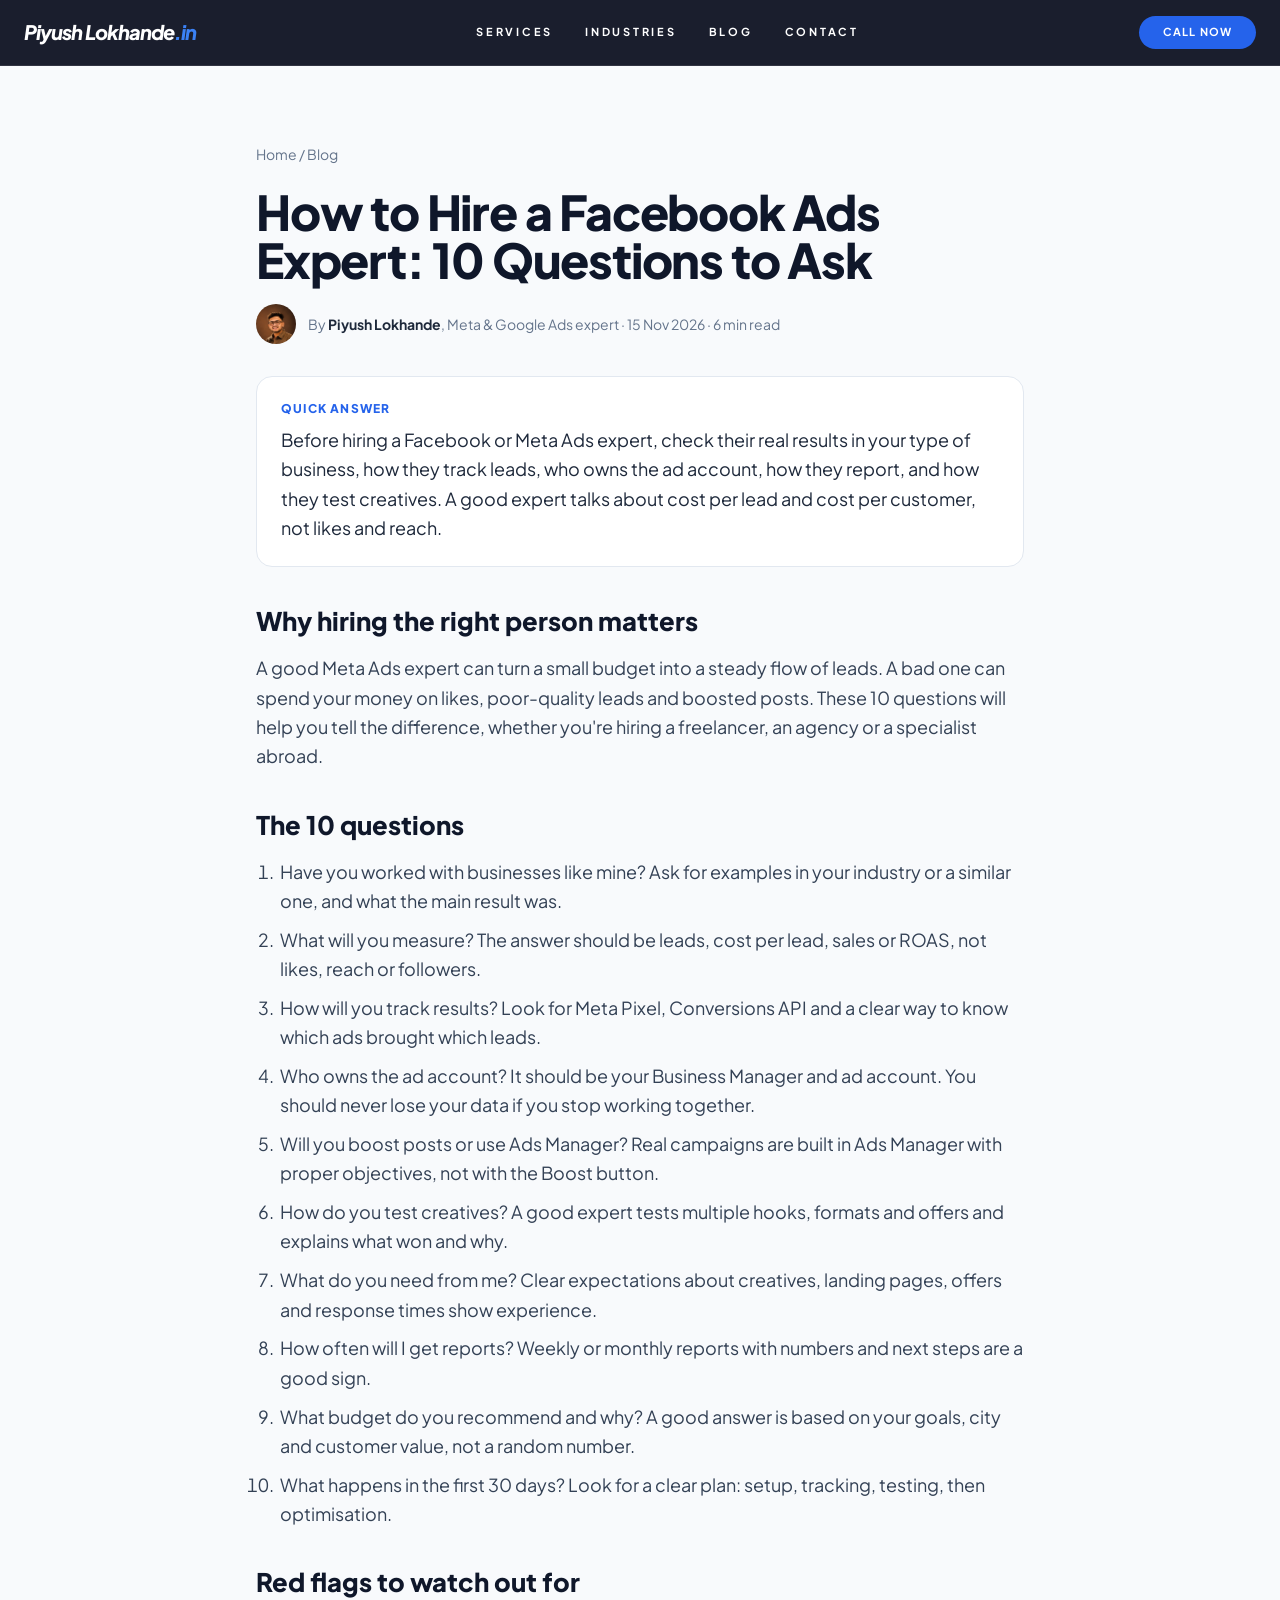
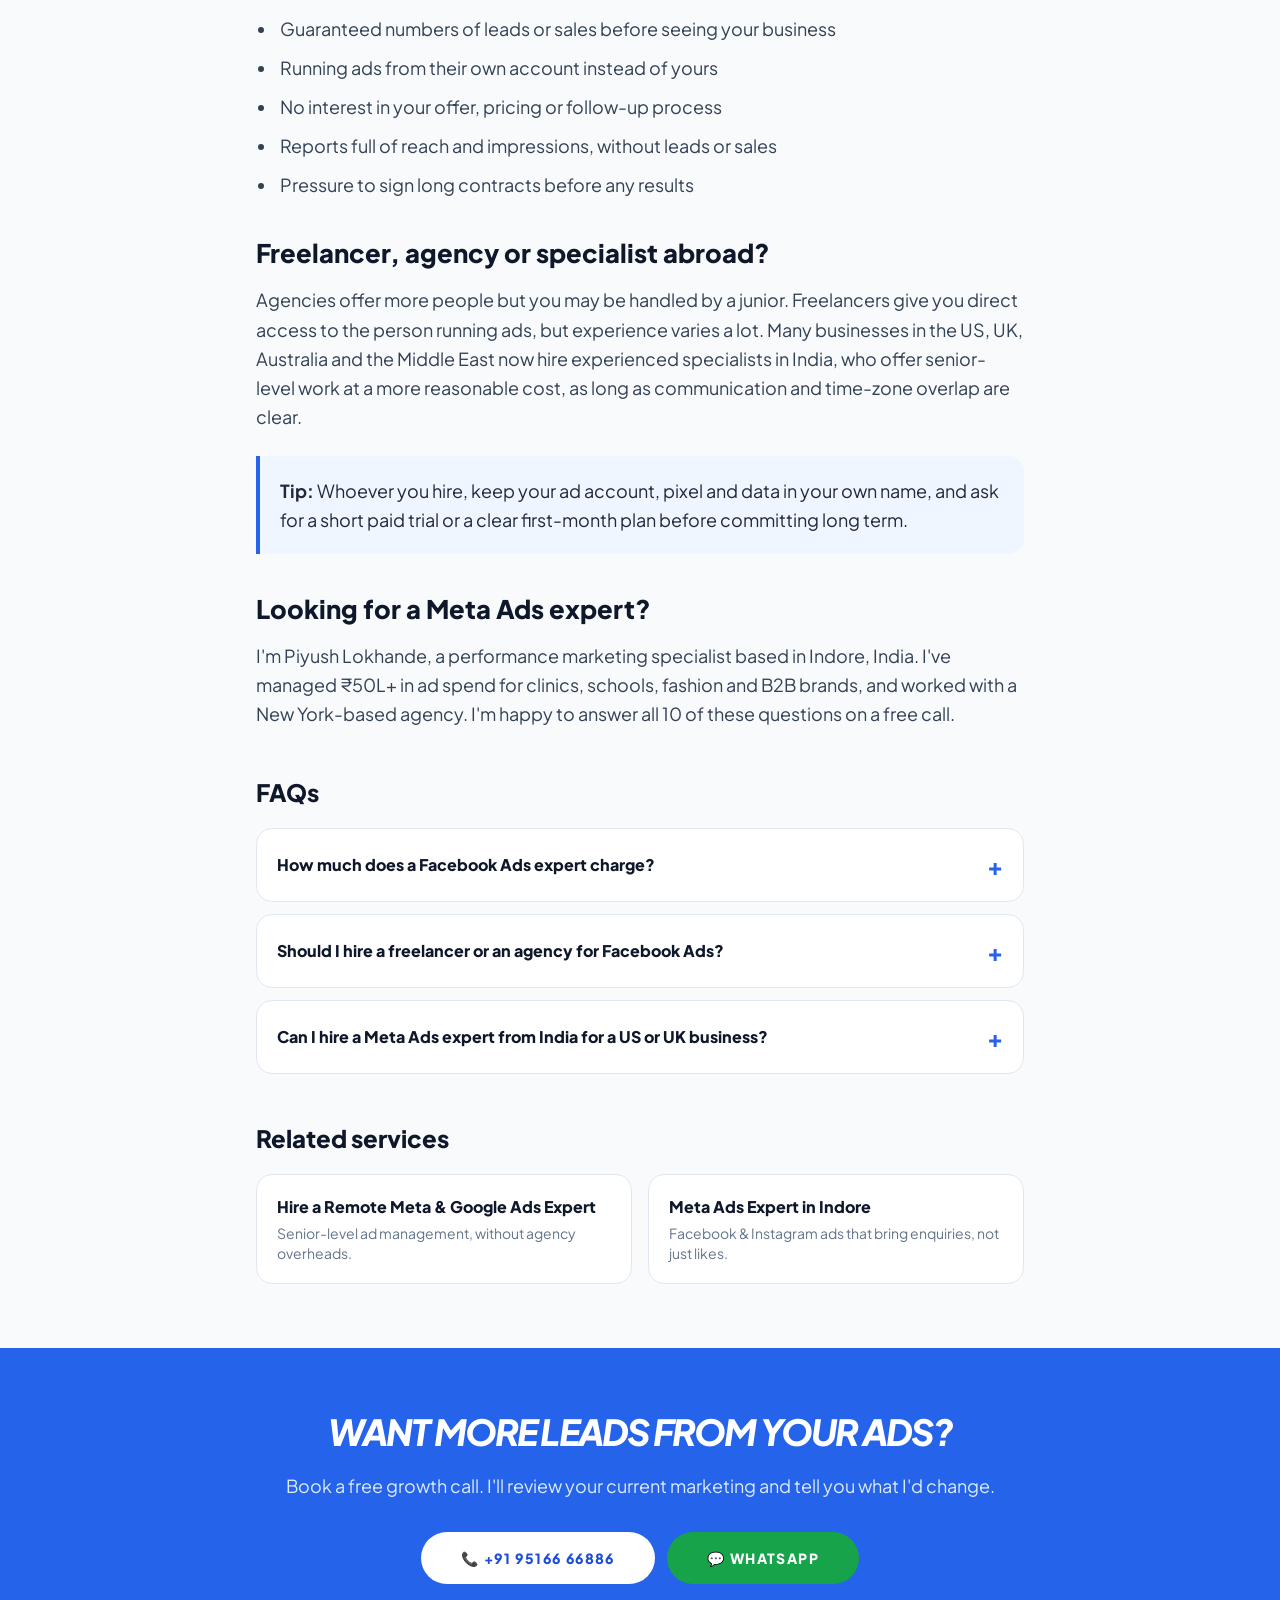
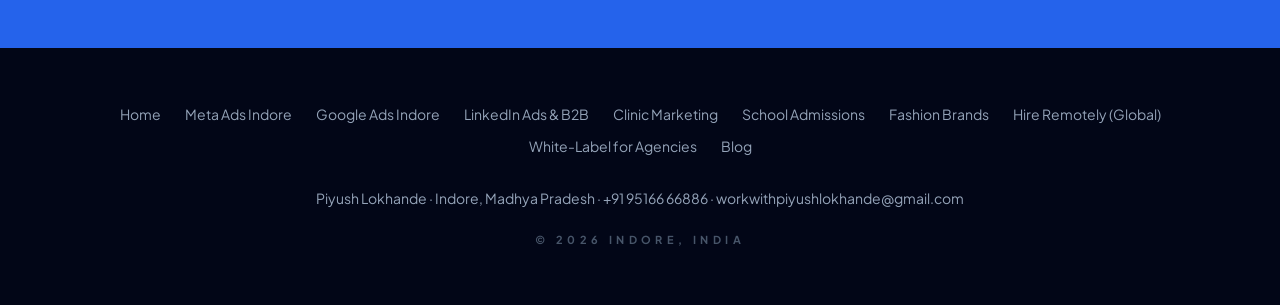
<file: blog/how-to-hire-a-facebook-ads-expert.html>
<!DOCTYPE html>
<html lang="en-IN">
<head>
    <meta charset="UTF-8">
    <meta name="viewport" content="width=device-width, initial-scale=1.0">
    <title>Hiring a Facebook Ads Expert? Ask These 10 Questions</title>
    <meta name="description" content="Hiring a Facebook or Meta Ads expert, freelancer or agency? Ask these 10 questions to check experience, tracking, reporting and account ownership before you pay anyone.">
    <meta name="robots" content="index, follow, max-image-preview:large">
    <meta name="author" content="Piyush Lokhande">
    <link rel="canonical" href="https://piyushlokhande.in/blog/how-to-hire-a-facebook-ads-expert.html">
    <meta property="og:type" content="article">
    <meta property="og:locale" content="en_IN">
    <meta property="og:site_name" content="Piyush Lokhande">
    <meta property="og:url" content="https://piyushlokhande.in/blog/how-to-hire-a-facebook-ads-expert.html">
    <meta property="og:title" content="Hiring a Facebook Ads Expert? Ask These 10 Questions">
    <meta property="og:description" content="Hiring a Facebook or Meta Ads expert, freelancer or agency? Ask these 10 questions to check experience, tracking, reporting and account ownership before you pay anyone.">
    <meta property="og:image" content="https://piyushlokhande.in/images/og-piyush-lokhande.jpg">
    <meta name="twitter:card" content="summary_large_image">
    <link rel="icon" type="image/png" sizes="32x32" href="../images/favicon-32.png">
    <link rel="apple-touch-icon" href="../images/favicon-192.png">
    <script type="application/ld+json">
{
 "@context": "https://schema.org",
 "@graph": [
  {
   "@type": "BlogPosting",
   "headline": "How to Hire a Facebook Ads Expert: 10 Questions to Ask",
   "description": "Hiring a Facebook or Meta Ads expert, freelancer or agency? Ask these 10 questions to check experience, tracking, reporting and account ownership before you pay anyone.",
   "datePublished": "2026-11-15",
   "dateModified": "2026-11-15",
   "mainEntityOfPage": "https://piyushlokhande.in/blog/how-to-hire-a-facebook-ads-expert.html",
   "image": "https://piyushlokhande.in/images/og-piyush-lokhande.jpg",
   "inLanguage": "en-IN",
   "author": {
    "@type": "Person",
    "@id": "https://piyushlokhande.in/#person",
    "name": "Piyush Lokhande",
    "url": "https://piyushlokhande.in/"
   },
   "publisher": {
    "@id": "https://piyushlokhande.in/#business"
   }
  },
  {
   "@type": "BreadcrumbList",
   "itemListElement": [
    {
     "@type": "ListItem",
     "position": 1,
     "name": "Home",
     "item": "https://piyushlokhande.in/"
    },
    {
     "@type": "ListItem",
     "position": 2,
     "name": "Blog",
     "item": "https://piyushlokhande.in/blog/"
    },
    {
     "@type": "ListItem",
     "position": 3,
     "name": "How to Hire a Facebook Ads Expert: 10 Questions to Ask",
     "item": "https://piyushlokhande.in/blog/how-to-hire-a-facebook-ads-expert.html"
    }
   ]
  },
  {
   "@type": "FAQPage",
   "mainEntity": [
    {
     "@type": "Question",
     "name": "How much does a Facebook Ads expert charge?",
     "acceptedAnswer": {
      "@type": "Answer",
      "text": "It varies widely by experience, country and scope. Some charge a fixed monthly fee, others a percentage of ad spend. Compare based on expected results and what's included, not only on price."
     }
    },
    {
     "@type": "Question",
     "name": "Should I hire a freelancer or an agency for Facebook Ads?",
     "acceptedAnswer": {
      "@type": "Answer",
      "text": "A freelancer gives you direct access to the person running your ads. An agency gives you a bigger team. For small and mid-size businesses, an experienced specialist is often the better value."
     }
    },
    {
     "@type": "Question",
     "name": "Can I hire a Meta Ads expert from India for a US or UK business?",
     "acceptedAnswer": {
      "@type": "Answer",
      "text": "Yes. Meta Ads is managed online, and many businesses abroad work with specialists in India. Make sure campaigns run in your own ad account and agree on communication times."
     }
    }
   ]
  }
 ]
}
    </script>
    <script>(function(w,d,s,l,i){w[l]=w[l]||[];w[l].push({'gtm.start':
    new Date().getTime(),event:'gtm.js'});var f=d.getElementsByTagName(s)[0],
    j=d.createElement(s),dl=l!='dataLayer'?'&l='+l:'';j.async=true;j.src=
    'https://www.googletagmanager.com/gtm.js?id='+i+dl;f.parentNode.insertBefore(j,f);
    })(window,document,'script','dataLayer','GTM-59L5B7SR');</script>
    <link rel="preconnect" href="https://fonts.googleapis.com">
    <link rel="preconnect" href="https://fonts.gstatic.com" crossorigin>
    <link href="https://fonts.googleapis.com/css2?family=Plus+Jakarta+Sans:wght@400;600;700;800&display=swap" rel="stylesheet">
    <style>
        html { scroll-behavior: smooth; scroll-padding-top: 84px; }
        body { font-family: 'Plus Jakarta Sans', sans-serif; overflow-x: hidden; }
        .faq-item summary::-webkit-details-marker { display: none; }
        .faq-item summary h3 { font: inherit; }
        .article h2 { font-size: 1.6rem; font-weight: 800; margin: 2.4rem 0 1rem; color: #0f172a; line-height: 1.25; }
        .article p { margin-bottom: 1.15rem; }
        .article ul, .article ol { margin: 0 0 1.4rem 1.3rem; }
        .article ul { list-style: disc; } .article ol { list-style: decimal; }
        .article li { margin-bottom: .6rem; padding-left: .2rem; }
        .article table { width: 100%; border-collapse: collapse; margin: 0 0 1.6rem; font-size: .95rem; }
        .article th, .article td { border: 1px solid #e2e8f0; padding: .7rem .8rem; text-align: left; vertical-align: top; }
        .article th { background: #f1f5f9; font-weight: 800; }
        .sticky-cta { position: fixed; left: 0; right: 0; bottom: 0; z-index: 60; display: grid; grid-template-columns: 1fr 1fr; gap: 8px; padding: 10px 12px calc(10px + env(safe-area-inset-bottom)); background: rgba(2,6,23,0.94); border-top: 1px solid rgba(255,255,255,0.1); }
        .sticky-cta a { display: flex; align-items: center; justify-content: center; padding: 14px 10px; border-radius: 999px; font-weight: 800; font-size: 14px; color: #fff; }
        .sticky-cta .cta-call { background: #2563eb; } .sticky-cta .cta-wa { background: #16a34a; }
        @media (min-width: 768px) { .sticky-cta { display: none; } }
        @media (max-width: 767px) { body { padding-bottom: 76px; } }
    </style>
    <link rel="stylesheet" href="../css/tailwind.css">
</head>
<body class="bg-slate-50 text-slate-900">
    <noscript><iframe src="https://www.googletagmanager.com/ns.html?id=GTM-59L5B7SR" height="0" width="0" style="display:none;visibility:hidden"></iframe></noscript>
    <nav class="fixed top-0 w-full z-50 bg-slate-950/90 backdrop-blur-md border-b border-white/10">
        <div class="max-w-7xl mx-auto px-6 py-4 flex justify-between items-center text-white">
            <a href="../" class="text-xl font-black italic tracking-tighter leading-none">Piyush Lokhande<span class="text-blue-500">.in</span></a>
            <div class="hidden md:flex gap-8 text-[11px] font-bold tracking-[0.25em] uppercase">
                <a href="../#services" class="hover:text-blue-400">Services</a>
                <a href="../#industries" class="hover:text-blue-400">Industries</a>
                <a href="./" class="hover:text-blue-400">Blog</a>
                <a href="../#contact" class="hover:text-blue-400">Contact</a>
            </div>
            <a href="tel:+919516666886" class="bg-blue-600 px-4 md:px-6 py-2 rounded-full hover:bg-white hover:text-black transition uppercase tracking-widest text-[11px] font-bold">Call Now</a>
        </div>
    </nav>

    <main class="pt-28 md:pt-36 pb-16 px-6">
        <article class="max-w-3xl mx-auto">
            <nav aria-label="Breadcrumb" class="text-slate-500 text-sm mb-6"><a href="../" class="hover:text-blue-600">Home</a> / <a href="./" class="hover:text-blue-600">Blog</a></nav>
            <h1 class="text-3xl md:text-5xl font-black tracking-tight leading-tight mb-5">How to Hire a Facebook Ads Expert: 10 Questions to Ask</h1>
            <div class="flex items-center gap-3 text-slate-500 text-sm mb-8">
                <img src="../images/piyush-lokhande-meta-google-ads-expert-indore.jpg" alt="Piyush Lokhande" width="40" height="40" class="w-10 h-10 rounded-full object-cover object-top">
                <span>By <a href="../#founder" class="font-bold text-slate-800">Piyush Lokhande</a>, Meta &amp; Google Ads expert · <time datetime="2026-11-15">15 Nov 2026</time> · 6 min read</span>
            </div>
            <div class="bg-white border border-slate-200 rounded-2xl p-6 mb-8">
                <p class="text-xs font-black uppercase tracking-widest text-blue-600 mb-2">Quick answer</p>
                <p class="text-slate-800 text-lg leading-relaxed">Before hiring a Facebook or Meta Ads expert, check their real results in your type of business, how they track leads, who owns the ad account, how they report, and how they test creatives. A good expert talks about cost per lead and cost per customer, not likes and reach.</p>
            </div>
            <div class="article text-slate-700 text-lg leading-relaxed">
            <h2>Why hiring the right person matters</h2>
            <p>A good Meta Ads expert can turn a small budget into a steady flow of leads. A bad one can spend your money on likes, poor-quality leads and boosted posts. These 10 questions will help you tell the difference, whether you&#x27;re hiring a freelancer, an agency or a specialist abroad.</p>
            <h2>The 10 questions</h2>
            <ol>
                <li>Have you worked with businesses like mine? Ask for examples in your industry or a similar one, and what the main result was.</li>
                <li>What will you measure? The answer should be leads, cost per lead, sales or ROAS, not likes, reach or followers.</li>
                <li>How will you track results? Look for Meta Pixel, Conversions API and a clear way to know which ads brought which leads.</li>
                <li>Who owns the ad account? It should be your Business Manager and ad account. You should never lose your data if you stop working together.</li>
                <li>Will you boost posts or use Ads Manager? Real campaigns are built in Ads Manager with proper objectives, not with the Boost button.</li>
                <li>How do you test creatives? A good expert tests multiple hooks, formats and offers and explains what won and why.</li>
                <li>What do you need from me? Clear expectations about creatives, landing pages, offers and response times show experience.</li>
                <li>How often will I get reports? Weekly or monthly reports with numbers and next steps are a good sign.</li>
                <li>What budget do you recommend and why? A good answer is based on your goals, city and customer value, not a random number.</li>
                <li>What happens in the first 30 days? Look for a clear plan: setup, tracking, testing, then optimisation.</li>
            </ol>
            <h2>Red flags to watch out for</h2>
            <ul>
                <li>Guaranteed numbers of leads or sales before seeing your business</li>
                <li>Running ads from their own account instead of yours</li>
                <li>No interest in your offer, pricing or follow-up process</li>
                <li>Reports full of reach and impressions, without leads or sales</li>
                <li>Pressure to sign long contracts before any results</li>
            </ul>
            <h2>Freelancer, agency or specialist abroad?</h2>
            <p>Agencies offer more people but you may be handled by a junior. Freelancers give you direct access to the person running ads, but experience varies a lot. Many businesses in the US, UK, Australia and the Middle East now hire experienced specialists in India, who offer senior-level work at a more reasonable cost, as long as communication and time-zone overlap are clear.</p>
            <div class="bg-blue-50 border-l-4 border-blue-600 rounded-r-2xl p-5 my-6 text-slate-800"><strong>Tip:</strong> Whoever you hire, keep your ad account, pixel and data in your own name, and ask for a short paid trial or a clear first-month plan before committing long term.</div>
            <h2>Looking for a Meta Ads expert?</h2>
            <p>I&#x27;m Piyush Lokhande, a performance marketing specialist based in Indore, India. I&#x27;ve managed ₹50L+ in ad spend for clinics, schools, fashion and B2B brands, and worked with a New York-based agency. I&#x27;m happy to answer all 10 of these questions on a free call.</p>
            </div>
            <h2 class="text-2xl font-black mt-12 mb-5">FAQs</h2>
            <div class="space-y-3 mb-12">
                <details class="faq-item group border border-slate-200 rounded-2xl p-5 bg-white">
                    <summary class="flex justify-between items-center gap-4 cursor-pointer font-black text-slate-900 list-none"><h3>How much does a Facebook Ads expert charge?</h3><span class="text-blue-600 text-2xl group-open:rotate-45 transition">+</span></summary>
                    <p class="text-slate-600 leading-relaxed mt-4">It varies widely by experience, country and scope. Some charge a fixed monthly fee, others a percentage of ad spend. Compare based on expected results and what&#x27;s included, not only on price.</p>
                </details>
                <details class="faq-item group border border-slate-200 rounded-2xl p-5 bg-white">
                    <summary class="flex justify-between items-center gap-4 cursor-pointer font-black text-slate-900 list-none"><h3>Should I hire a freelancer or an agency for Facebook Ads?</h3><span class="text-blue-600 text-2xl group-open:rotate-45 transition">+</span></summary>
                    <p class="text-slate-600 leading-relaxed mt-4">A freelancer gives you direct access to the person running your ads. An agency gives you a bigger team. For small and mid-size businesses, an experienced specialist is often the better value.</p>
                </details>
                <details class="faq-item group border border-slate-200 rounded-2xl p-5 bg-white">
                    <summary class="flex justify-between items-center gap-4 cursor-pointer font-black text-slate-900 list-none"><h3>Can I hire a Meta Ads expert from India for a US or UK business?</h3><span class="text-blue-600 text-2xl group-open:rotate-45 transition">+</span></summary>
                    <p class="text-slate-600 leading-relaxed mt-4">Yes. Meta Ads is managed online, and many businesses abroad work with specialists in India. Make sure campaigns run in your own ad account and agree on communication times.</p>
                </details>
            </div>
            <h2 class="text-2xl font-black mb-5">Related services</h2>
            <div class="grid grid-cols-1 sm:grid-cols-2 gap-4">
                <a href="../hire-meta-ads-expert.html" class="block bg-white border border-slate-200 hover:border-blue-500 rounded-2xl p-5 transition"><p class="font-black">Hire a Remote Meta &amp; Google Ads Expert</p><p class="text-slate-500 text-sm mt-1">Senior-level ad management, without agency overheads.</p></a>
                <a href="../meta-ads-agency-indore.html" class="block bg-white border border-slate-200 hover:border-blue-500 rounded-2xl p-5 transition"><p class="font-black">Meta Ads Expert in Indore</p><p class="text-slate-500 text-sm mt-1">Facebook &amp; Instagram ads that bring enquiries, not just likes.</p></a>
            </div>
        </article>
    </main>
    <section class="py-16 px-6 bg-blue-600 text-white text-center">
        <div class="max-w-3xl mx-auto">
            <h2 class="text-3xl md:text-4xl font-black uppercase italic tracking-tighter mb-5">Want more leads from your ads?</h2>
            <p class="text-blue-100 text-lg mb-8">Book a free growth call. I'll review your current marketing and tell you what I'd change.</p>
            <div class="flex flex-col sm:flex-row gap-3 justify-center">
                <a href="tel:+919516666886" class="bg-white text-blue-700 px-10 py-4 rounded-full font-black uppercase text-sm tracking-widest">📞 +91 95166 66886</a>
                <a href="https://wa.me/919516666886" class="bg-green-600 text-white px-10 py-4 rounded-full font-black uppercase text-sm tracking-widest">💬 WhatsApp</a>
            </div>
        </div>
    </section>
    <footer class="py-14 bg-slate-950 text-white text-center px-6">
        <nav class="flex flex-wrap justify-center gap-x-6 gap-y-3 mb-8 text-slate-400 text-sm" aria-label="Services">
            <a href="../" class="hover:text-white">Home</a>
            <a href="../meta-ads-agency-indore.html" class="hover:text-white">Meta Ads Indore</a>
            <a href="../google-ads-agency-indore.html" class="hover:text-white">Google Ads Indore</a>
            <a href="../linkedin-ads-b2b-lead-generation.html" class="hover:text-white">LinkedIn Ads &amp; B2B</a>
            <a href="../clinic-marketing.html" class="hover:text-white">Clinic Marketing</a>
            <a href="../school-admission-marketing.html" class="hover:text-white">School Admissions</a>
            <a href="../fashion-brand-marketing.html" class="hover:text-white">Fashion Brands</a>
            <a href="../hire-meta-ads-expert.html" class="hover:text-white">Hire Remotely (Global)</a>
            <a href="../white-label-ppc-for-agencies.html" class="hover:text-white">White-Label for Agencies</a>
            <a href="./" class="hover:text-white">Blog</a>
        </nav>
        <p class="text-slate-400 text-sm mb-6">Piyush Lokhande · Indore, Madhya Pradesh · <a href="tel:+919516666886" class="hover:text-white">+91 95166 66886</a> · <a href="mailto:workwithpiyushlokhande@gmail.com" class="hover:text-white">workwithpiyushlokhande@gmail.com</a></p>
        <p class="text-slate-600 text-[11px] uppercase font-bold tracking-[0.4em]">© 2026 Indore, India</p>
    </footer>
    <div class="sticky-cta"><a href="tel:+919516666886" class="cta-call">📞 Call Now</a><a href="https://wa.me/919516666886" class="cta-wa">💬 WhatsApp</a></div>
    <script>
        (function () {
            var t = encodeURIComponent("Hi Piyush, I read your blog and want to grow my business with ads. Can we talk?");
            document.querySelectorAll('a[href^="https://wa.me/"]').forEach(function (a) { if (a.href.indexOf('?') === -1) a.href += '?text=' + t; });
            window.dataLayer = window.dataLayer || [];
            document.addEventListener('click', function (e) {
                var a = e.target.closest && e.target.closest('a'); if (!a) return;
                var h = a.getAttribute('href') || '';
                var type = h.indexOf('tel:') === 0 ? 'call_click' : h.indexOf('wa.me') !== -1 ? 'whatsapp_click' : null;
                if (type) window.dataLayer.push({ event: type, page_slug: 'blog/how-to-hire-a-facebook-ads-expert' });
            });
        })();
    </script>
</body>
</html>
</file>
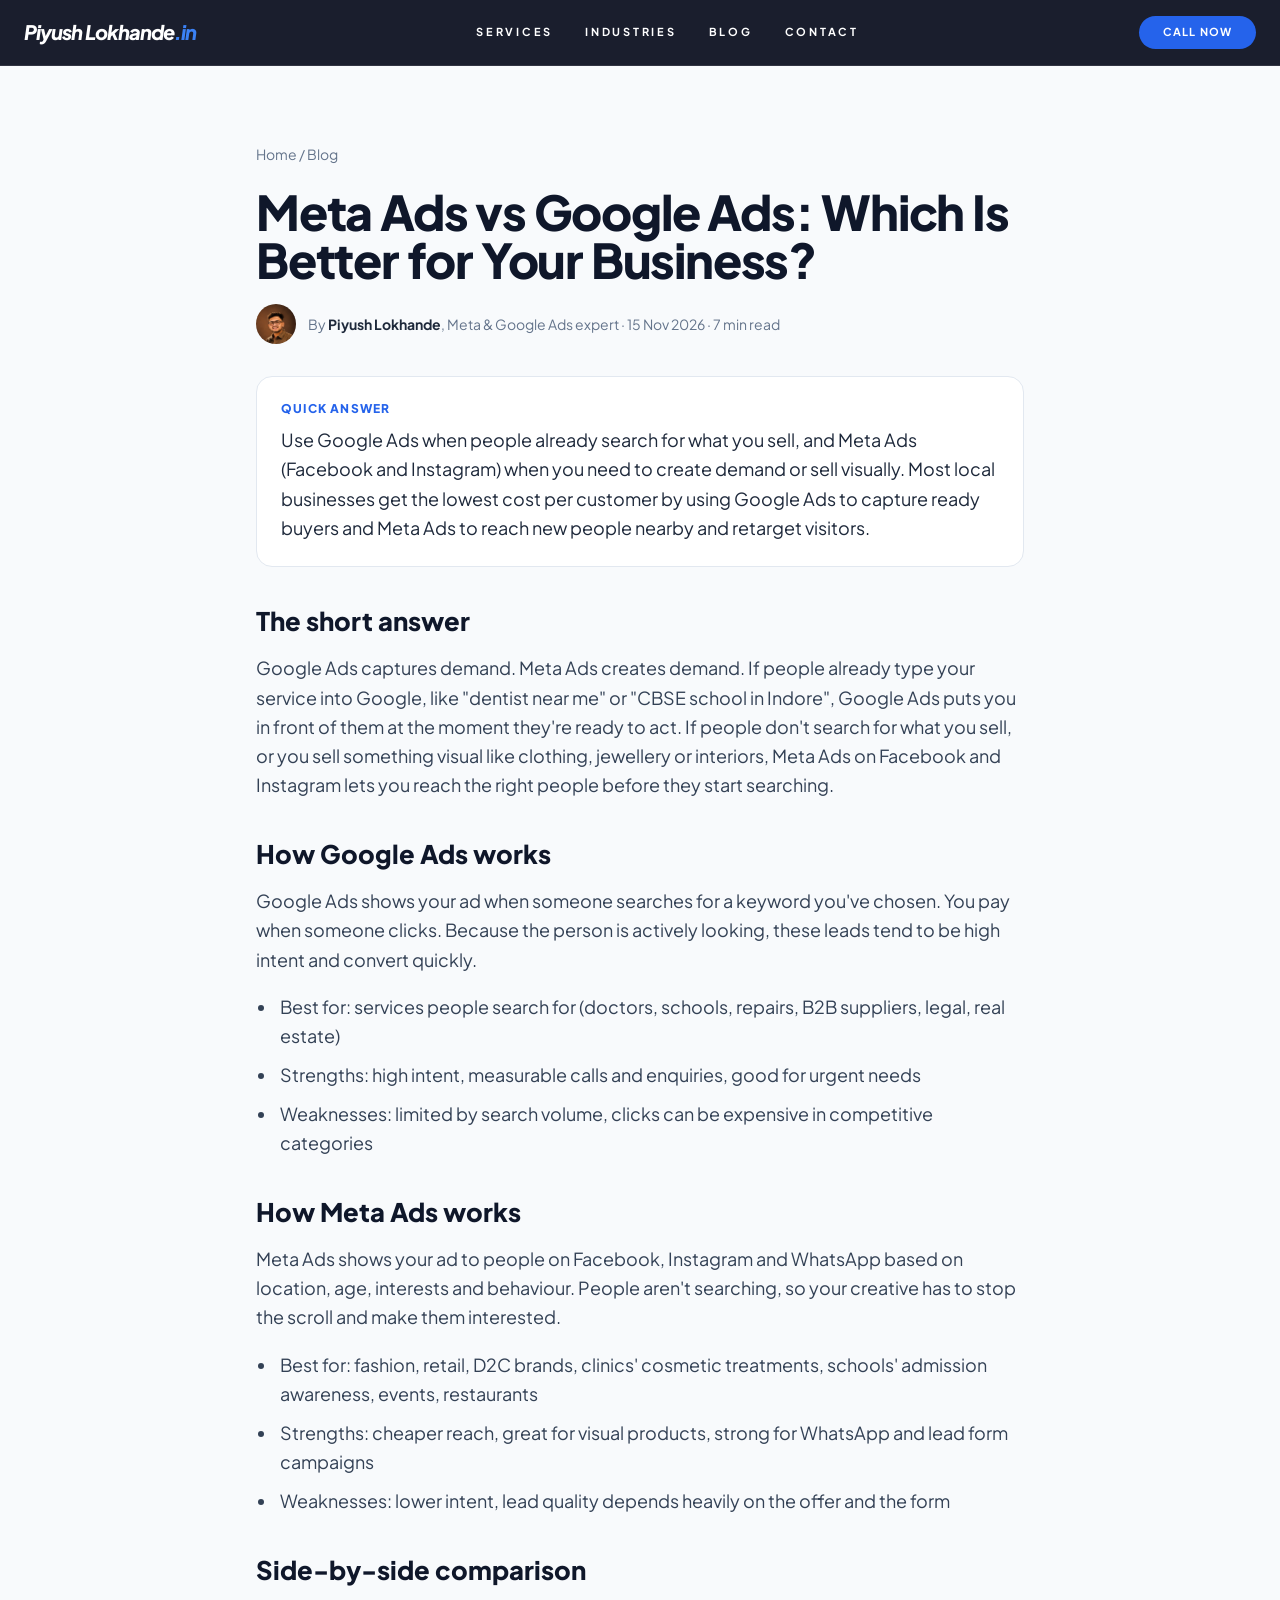
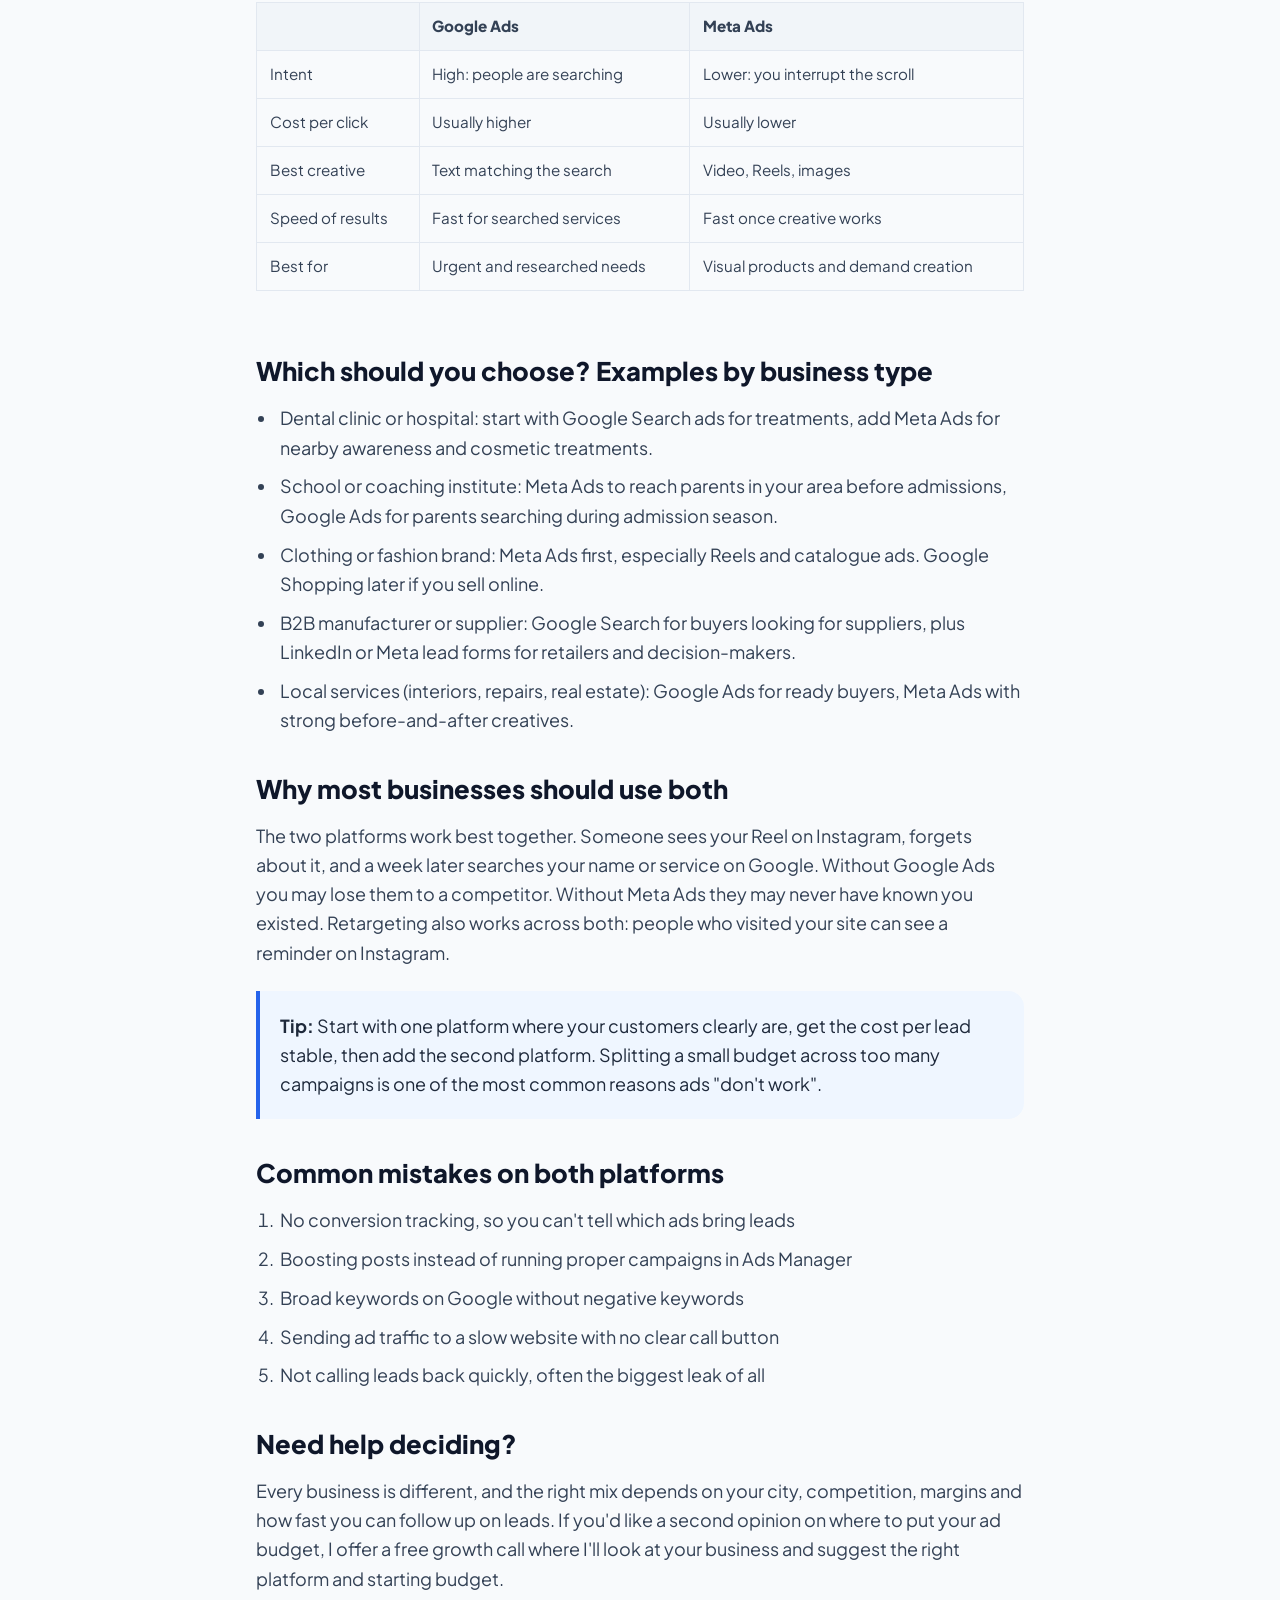
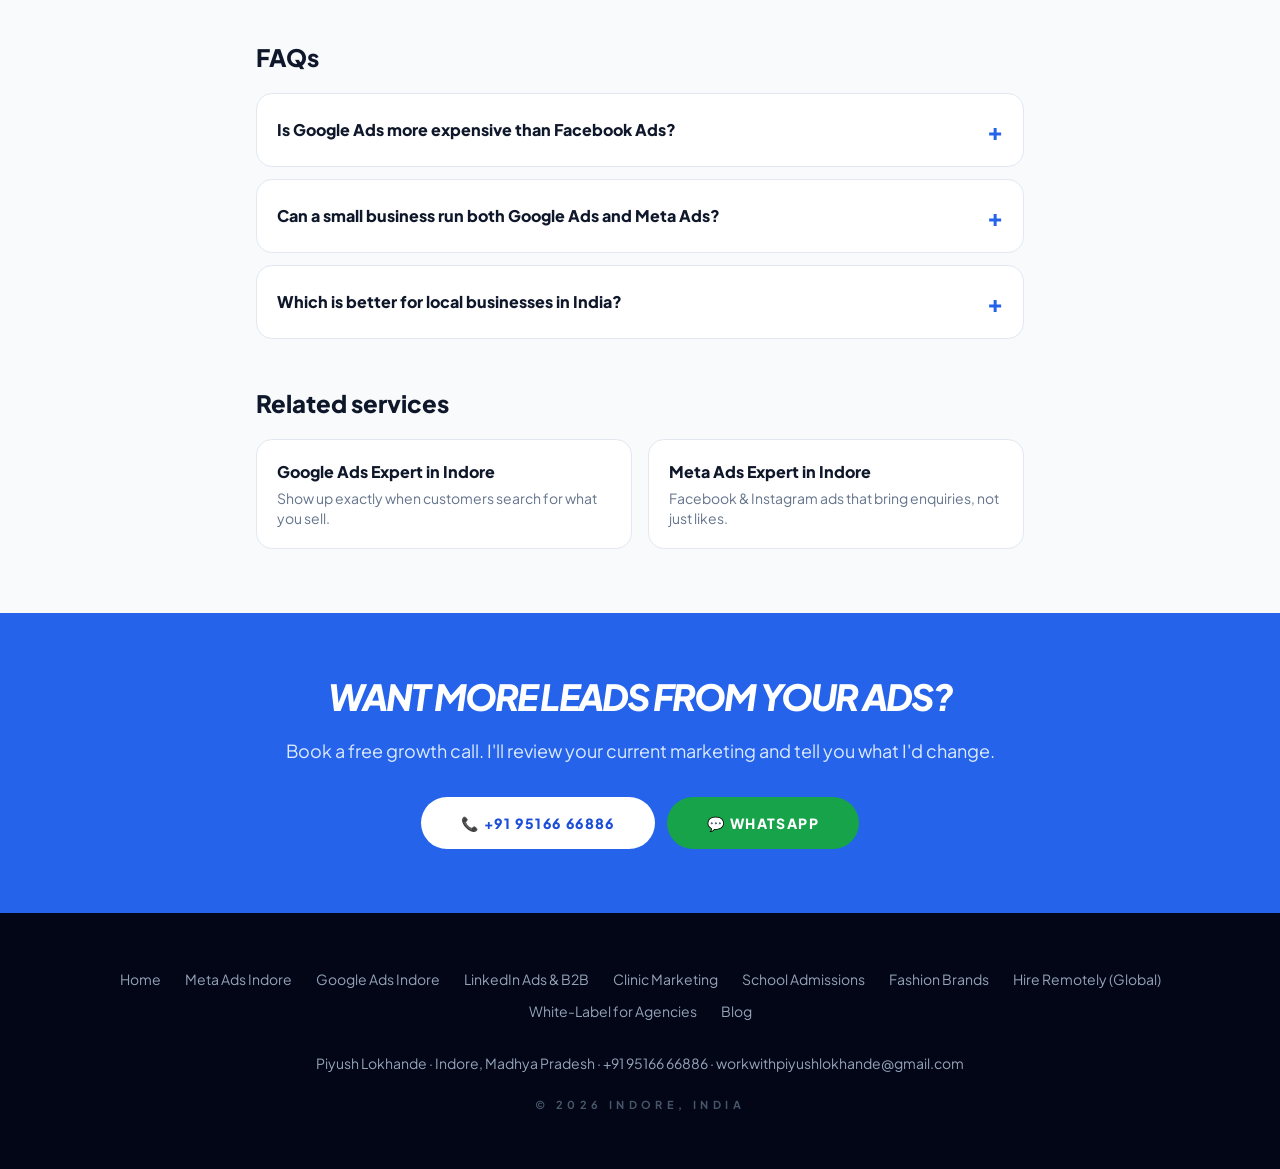
<file: blog/meta-ads-vs-google-ads.html>
<!DOCTYPE html>
<html lang="en-IN">
<head>
    <meta charset="UTF-8">
    <meta name="viewport" content="width=device-width, initial-scale=1.0">
    <title>Meta Ads vs Google Ads: Which Is Better? (2026 Guide)</title>
    <meta name="description" content="Meta Ads or Google Ads? A practical comparison of cost, lead quality and best use cases for local businesses, clinics, schools, e-commerce and B2B, from a performance marketer with ₹50L+ ad spend managed.">
    <meta name="robots" content="index, follow, max-image-preview:large">
    <meta name="author" content="Piyush Lokhande">
    <link rel="canonical" href="https://piyushlokhande.in/blog/meta-ads-vs-google-ads.html">
    <meta property="og:type" content="article">
    <meta property="og:locale" content="en_IN">
    <meta property="og:site_name" content="Piyush Lokhande">
    <meta property="og:url" content="https://piyushlokhande.in/blog/meta-ads-vs-google-ads.html">
    <meta property="og:title" content="Meta Ads vs Google Ads: Which Is Better? (2026 Guide)">
    <meta property="og:description" content="Meta Ads or Google Ads? A practical comparison of cost, lead quality and best use cases for local businesses, clinics, schools, e-commerce and B2B, from a performance marketer with ₹50L+ ad spend managed.">
    <meta property="og:image" content="https://piyushlokhande.in/images/og-piyush-lokhande.jpg">
    <meta name="twitter:card" content="summary_large_image">
    <link rel="icon" type="image/png" sizes="32x32" href="../images/favicon-32.png">
    <link rel="apple-touch-icon" href="../images/favicon-192.png">
    <script type="application/ld+json">
{
 "@context": "https://schema.org",
 "@graph": [
  {
   "@type": "BlogPosting",
   "headline": "Meta Ads vs Google Ads: Which Is Better for Your Business?",
   "description": "Meta Ads or Google Ads? A practical comparison of cost, lead quality and best use cases for local businesses, clinics, schools, e-commerce and B2B, from a performance marketer with ₹50L+ ad spend managed.",
   "datePublished": "2026-11-15",
   "dateModified": "2026-11-15",
   "mainEntityOfPage": "https://piyushlokhande.in/blog/meta-ads-vs-google-ads.html",
   "image": "https://piyushlokhande.in/images/og-piyush-lokhande.jpg",
   "inLanguage": "en-IN",
   "author": {
    "@type": "Person",
    "@id": "https://piyushlokhande.in/#person",
    "name": "Piyush Lokhande",
    "url": "https://piyushlokhande.in/"
   },
   "publisher": {
    "@id": "https://piyushlokhande.in/#business"
   }
  },
  {
   "@type": "BreadcrumbList",
   "itemListElement": [
    {
     "@type": "ListItem",
     "position": 1,
     "name": "Home",
     "item": "https://piyushlokhande.in/"
    },
    {
     "@type": "ListItem",
     "position": 2,
     "name": "Blog",
     "item": "https://piyushlokhande.in/blog/"
    },
    {
     "@type": "ListItem",
     "position": 3,
     "name": "Meta Ads vs Google Ads: Which Is Better for Your Business?",
     "item": "https://piyushlokhande.in/blog/meta-ads-vs-google-ads.html"
    }
   ]
  },
  {
   "@type": "FAQPage",
   "mainEntity": [
    {
     "@type": "Question",
     "name": "Is Google Ads more expensive than Facebook Ads?",
     "acceptedAnswer": {
      "@type": "Answer",
      "text": "Cost per click is usually higher on Google, but leads are often more ready to buy. What matters is cost per customer, not cost per click, and that varies by industry."
     }
    },
    {
     "@type": "Question",
     "name": "Can a small business run both Google Ads and Meta Ads?",
     "acceptedAnswer": {
      "@type": "Answer",
      "text": "Yes, but start with one platform, get stable results, then add the other. A small budget split across too many campaigns rarely works."
     }
    },
    {
     "@type": "Question",
     "name": "Which is better for local businesses in India?",
     "acceptedAnswer": {
      "@type": "Answer",
      "text": "For services people search for, Google Ads. For visual products and creating awareness in a local area, Meta Ads. Many local businesses in cities like Indore get the best results using both."
     }
    }
   ]
  }
 ]
}
    </script>
    <script>(function(w,d,s,l,i){w[l]=w[l]||[];w[l].push({'gtm.start':
    new Date().getTime(),event:'gtm.js'});var f=d.getElementsByTagName(s)[0],
    j=d.createElement(s),dl=l!='dataLayer'?'&l='+l:'';j.async=true;j.src=
    'https://www.googletagmanager.com/gtm.js?id='+i+dl;f.parentNode.insertBefore(j,f);
    })(window,document,'script','dataLayer','GTM-59L5B7SR');</script>
    <link rel="preconnect" href="https://fonts.googleapis.com">
    <link rel="preconnect" href="https://fonts.gstatic.com" crossorigin>
    <link href="https://fonts.googleapis.com/css2?family=Plus+Jakarta+Sans:wght@400;600;700;800&display=swap" rel="stylesheet">
    <style>
        html { scroll-behavior: smooth; scroll-padding-top: 84px; }
        body { font-family: 'Plus Jakarta Sans', sans-serif; overflow-x: hidden; }
        .faq-item summary::-webkit-details-marker { display: none; }
        .faq-item summary h3 { font: inherit; }
        .article h2 { font-size: 1.6rem; font-weight: 800; margin: 2.4rem 0 1rem; color: #0f172a; line-height: 1.25; }
        .article p { margin-bottom: 1.15rem; }
        .article ul, .article ol { margin: 0 0 1.4rem 1.3rem; }
        .article ul { list-style: disc; } .article ol { list-style: decimal; }
        .article li { margin-bottom: .6rem; padding-left: .2rem; }
        .article table { width: 100%; border-collapse: collapse; margin: 0 0 1.6rem; font-size: .95rem; }
        .article th, .article td { border: 1px solid #e2e8f0; padding: .7rem .8rem; text-align: left; vertical-align: top; }
        .article th { background: #f1f5f9; font-weight: 800; }
        .sticky-cta { position: fixed; left: 0; right: 0; bottom: 0; z-index: 60; display: grid; grid-template-columns: 1fr 1fr; gap: 8px; padding: 10px 12px calc(10px + env(safe-area-inset-bottom)); background: rgba(2,6,23,0.94); border-top: 1px solid rgba(255,255,255,0.1); }
        .sticky-cta a { display: flex; align-items: center; justify-content: center; padding: 14px 10px; border-radius: 999px; font-weight: 800; font-size: 14px; color: #fff; }
        .sticky-cta .cta-call { background: #2563eb; } .sticky-cta .cta-wa { background: #16a34a; }
        @media (min-width: 768px) { .sticky-cta { display: none; } }
        @media (max-width: 767px) { body { padding-bottom: 76px; } }
    </style>
    <link rel="stylesheet" href="../css/tailwind.css">
</head>
<body class="bg-slate-50 text-slate-900">
    <noscript><iframe src="https://www.googletagmanager.com/ns.html?id=GTM-59L5B7SR" height="0" width="0" style="display:none;visibility:hidden"></iframe></noscript>
    <nav class="fixed top-0 w-full z-50 bg-slate-950/90 backdrop-blur-md border-b border-white/10">
        <div class="max-w-7xl mx-auto px-6 py-4 flex justify-between items-center text-white">
            <a href="../" class="text-xl font-black italic tracking-tighter leading-none">Piyush Lokhande<span class="text-blue-500">.in</span></a>
            <div class="hidden md:flex gap-8 text-[11px] font-bold tracking-[0.25em] uppercase">
                <a href="../#services" class="hover:text-blue-400">Services</a>
                <a href="../#industries" class="hover:text-blue-400">Industries</a>
                <a href="./" class="hover:text-blue-400">Blog</a>
                <a href="../#contact" class="hover:text-blue-400">Contact</a>
            </div>
            <a href="tel:+919516666886" class="bg-blue-600 px-4 md:px-6 py-2 rounded-full hover:bg-white hover:text-black transition uppercase tracking-widest text-[11px] font-bold">Call Now</a>
        </div>
    </nav>

    <main class="pt-28 md:pt-36 pb-16 px-6">
        <article class="max-w-3xl mx-auto">
            <nav aria-label="Breadcrumb" class="text-slate-500 text-sm mb-6"><a href="../" class="hover:text-blue-600">Home</a> / <a href="./" class="hover:text-blue-600">Blog</a></nav>
            <h1 class="text-3xl md:text-5xl font-black tracking-tight leading-tight mb-5">Meta Ads vs Google Ads: Which Is Better for Your Business?</h1>
            <div class="flex items-center gap-3 text-slate-500 text-sm mb-8">
                <img src="../images/piyush-lokhande-meta-google-ads-expert-indore.jpg" alt="Piyush Lokhande" width="40" height="40" class="w-10 h-10 rounded-full object-cover object-top">
                <span>By <a href="../#founder" class="font-bold text-slate-800">Piyush Lokhande</a>, Meta &amp; Google Ads expert · <time datetime="2026-11-15">15 Nov 2026</time> · 7 min read</span>
            </div>
            <div class="bg-white border border-slate-200 rounded-2xl p-6 mb-8">
                <p class="text-xs font-black uppercase tracking-widest text-blue-600 mb-2">Quick answer</p>
                <p class="text-slate-800 text-lg leading-relaxed">Use Google Ads when people already search for what you sell, and Meta Ads (Facebook and Instagram) when you need to create demand or sell visually. Most local businesses get the lowest cost per customer by using Google Ads to capture ready buyers and Meta Ads to reach new people nearby and retarget visitors.</p>
            </div>
            <div class="article text-slate-700 text-lg leading-relaxed">
            <h2>The short answer</h2>
            <p>Google Ads captures demand. Meta Ads creates demand. If people already type your service into Google, like &quot;dentist near me&quot; or &quot;CBSE school in Indore&quot;, Google Ads puts you in front of them at the moment they&#x27;re ready to act. If people don&#x27;t search for what you sell, or you sell something visual like clothing, jewellery or interiors, Meta Ads on Facebook and Instagram lets you reach the right people before they start searching.</p>
            <h2>How Google Ads works</h2>
            <p>Google Ads shows your ad when someone searches for a keyword you&#x27;ve chosen. You pay when someone clicks. Because the person is actively looking, these leads tend to be high intent and convert quickly.</p>
            <ul>
                <li>Best for: services people search for (doctors, schools, repairs, B2B suppliers, legal, real estate)</li>
                <li>Strengths: high intent, measurable calls and enquiries, good for urgent needs</li>
                <li>Weaknesses: limited by search volume, clicks can be expensive in competitive categories</li>
            </ul>
            <h2>How Meta Ads works</h2>
            <p>Meta Ads shows your ad to people on Facebook, Instagram and WhatsApp based on location, age, interests and behaviour. People aren&#x27;t searching, so your creative has to stop the scroll and make them interested.</p>
            <ul>
                <li>Best for: fashion, retail, D2C brands, clinics&#x27; cosmetic treatments, schools&#x27; admission awareness, events, restaurants</li>
                <li>Strengths: cheaper reach, great for visual products, strong for WhatsApp and lead form campaigns</li>
                <li>Weaknesses: lower intent, lead quality depends heavily on the offer and the form</li>
            </ul>
            <h2>Side-by-side comparison</h2>
            <div class="overflow-x-auto"><table>
                <thead><tr><th></th><th>Google Ads</th><th>Meta Ads</th></tr></thead>
                <tbody>
                    <tr><td>Intent</td><td>High: people are searching</td><td>Lower: you interrupt the scroll</td></tr>
                    <tr><td>Cost per click</td><td>Usually higher</td><td>Usually lower</td></tr>
                    <tr><td>Best creative</td><td>Text matching the search</td><td>Video, Reels, images</td></tr>
                    <tr><td>Speed of results</td><td>Fast for searched services</td><td>Fast once creative works</td></tr>
                    <tr><td>Best for</td><td>Urgent and researched needs</td><td>Visual products and demand creation</td></tr>
                </tbody>
            </table></div>
            <h2>Which should you choose? Examples by business type</h2>
            <ul>
                <li>Dental clinic or hospital: start with Google Search ads for treatments, add Meta Ads for nearby awareness and cosmetic treatments.</li>
                <li>School or coaching institute: Meta Ads to reach parents in your area before admissions, Google Ads for parents searching during admission season.</li>
                <li>Clothing or fashion brand: Meta Ads first, especially Reels and catalogue ads. Google Shopping later if you sell online.</li>
                <li>B2B manufacturer or supplier: Google Search for buyers looking for suppliers, plus LinkedIn or Meta lead forms for retailers and decision-makers.</li>
                <li>Local services (interiors, repairs, real estate): Google Ads for ready buyers, Meta Ads with strong before-and-after creatives.</li>
            </ul>
            <h2>Why most businesses should use both</h2>
            <p>The two platforms work best together. Someone sees your Reel on Instagram, forgets about it, and a week later searches your name or service on Google. Without Google Ads you may lose them to a competitor. Without Meta Ads they may never have known you existed. Retargeting also works across both: people who visited your site can see a reminder on Instagram.</p>
            <div class="bg-blue-50 border-l-4 border-blue-600 rounded-r-2xl p-5 my-6 text-slate-800"><strong>Tip:</strong> Start with one platform where your customers clearly are, get the cost per lead stable, then add the second platform. Splitting a small budget across too many campaigns is one of the most common reasons ads &quot;don&#x27;t work&quot;.</div>
            <h2>Common mistakes on both platforms</h2>
            <ol>
                <li>No conversion tracking, so you can&#x27;t tell which ads bring leads</li>
                <li>Boosting posts instead of running proper campaigns in Ads Manager</li>
                <li>Broad keywords on Google without negative keywords</li>
                <li>Sending ad traffic to a slow website with no clear call button</li>
                <li>Not calling leads back quickly, often the biggest leak of all</li>
            </ol>
            <h2>Need help deciding?</h2>
            <p>Every business is different, and the right mix depends on your city, competition, margins and how fast you can follow up on leads. If you&#x27;d like a second opinion on where to put your ad budget, I offer a free growth call where I&#x27;ll look at your business and suggest the right platform and starting budget.</p>
            </div>
            <h2 class="text-2xl font-black mt-12 mb-5">FAQs</h2>
            <div class="space-y-3 mb-12">
                <details class="faq-item group border border-slate-200 rounded-2xl p-5 bg-white">
                    <summary class="flex justify-between items-center gap-4 cursor-pointer font-black text-slate-900 list-none"><h3>Is Google Ads more expensive than Facebook Ads?</h3><span class="text-blue-600 text-2xl group-open:rotate-45 transition">+</span></summary>
                    <p class="text-slate-600 leading-relaxed mt-4">Cost per click is usually higher on Google, but leads are often more ready to buy. What matters is cost per customer, not cost per click, and that varies by industry.</p>
                </details>
                <details class="faq-item group border border-slate-200 rounded-2xl p-5 bg-white">
                    <summary class="flex justify-between items-center gap-4 cursor-pointer font-black text-slate-900 list-none"><h3>Can a small business run both Google Ads and Meta Ads?</h3><span class="text-blue-600 text-2xl group-open:rotate-45 transition">+</span></summary>
                    <p class="text-slate-600 leading-relaxed mt-4">Yes, but start with one platform, get stable results, then add the other. A small budget split across too many campaigns rarely works.</p>
                </details>
                <details class="faq-item group border border-slate-200 rounded-2xl p-5 bg-white">
                    <summary class="flex justify-between items-center gap-4 cursor-pointer font-black text-slate-900 list-none"><h3>Which is better for local businesses in India?</h3><span class="text-blue-600 text-2xl group-open:rotate-45 transition">+</span></summary>
                    <p class="text-slate-600 leading-relaxed mt-4">For services people search for, Google Ads. For visual products and creating awareness in a local area, Meta Ads. Many local businesses in cities like Indore get the best results using both.</p>
                </details>
            </div>
            <h2 class="text-2xl font-black mb-5">Related services</h2>
            <div class="grid grid-cols-1 sm:grid-cols-2 gap-4">
                <a href="../google-ads-agency-indore.html" class="block bg-white border border-slate-200 hover:border-blue-500 rounded-2xl p-5 transition"><p class="font-black">Google Ads Expert in Indore</p><p class="text-slate-500 text-sm mt-1">Show up exactly when customers search for what you sell.</p></a>
                <a href="../meta-ads-agency-indore.html" class="block bg-white border border-slate-200 hover:border-blue-500 rounded-2xl p-5 transition"><p class="font-black">Meta Ads Expert in Indore</p><p class="text-slate-500 text-sm mt-1">Facebook &amp; Instagram ads that bring enquiries, not just likes.</p></a>
            </div>
        </article>
    </main>
    <section class="py-16 px-6 bg-blue-600 text-white text-center">
        <div class="max-w-3xl mx-auto">
            <h2 class="text-3xl md:text-4xl font-black uppercase italic tracking-tighter mb-5">Want more leads from your ads?</h2>
            <p class="text-blue-100 text-lg mb-8">Book a free growth call. I'll review your current marketing and tell you what I'd change.</p>
            <div class="flex flex-col sm:flex-row gap-3 justify-center">
                <a href="tel:+919516666886" class="bg-white text-blue-700 px-10 py-4 rounded-full font-black uppercase text-sm tracking-widest">📞 +91 95166 66886</a>
                <a href="https://wa.me/919516666886" class="bg-green-600 text-white px-10 py-4 rounded-full font-black uppercase text-sm tracking-widest">💬 WhatsApp</a>
            </div>
        </div>
    </section>
    <footer class="py-14 bg-slate-950 text-white text-center px-6">
        <nav class="flex flex-wrap justify-center gap-x-6 gap-y-3 mb-8 text-slate-400 text-sm" aria-label="Services">
            <a href="../" class="hover:text-white">Home</a>
            <a href="../meta-ads-agency-indore.html" class="hover:text-white">Meta Ads Indore</a>
            <a href="../google-ads-agency-indore.html" class="hover:text-white">Google Ads Indore</a>
            <a href="../linkedin-ads-b2b-lead-generation.html" class="hover:text-white">LinkedIn Ads &amp; B2B</a>
            <a href="../clinic-marketing.html" class="hover:text-white">Clinic Marketing</a>
            <a href="../school-admission-marketing.html" class="hover:text-white">School Admissions</a>
            <a href="../fashion-brand-marketing.html" class="hover:text-white">Fashion Brands</a>
            <a href="../hire-meta-ads-expert.html" class="hover:text-white">Hire Remotely (Global)</a>
            <a href="../white-label-ppc-for-agencies.html" class="hover:text-white">White-Label for Agencies</a>
            <a href="./" class="hover:text-white">Blog</a>
        </nav>
        <p class="text-slate-400 text-sm mb-6">Piyush Lokhande · Indore, Madhya Pradesh · <a href="tel:+919516666886" class="hover:text-white">+91 95166 66886</a> · <a href="mailto:workwithpiyushlokhande@gmail.com" class="hover:text-white">workwithpiyushlokhande@gmail.com</a></p>
        <p class="text-slate-600 text-[11px] uppercase font-bold tracking-[0.4em]">© 2026 Indore, India</p>
    </footer>
    <div class="sticky-cta"><a href="tel:+919516666886" class="cta-call">📞 Call Now</a><a href="https://wa.me/919516666886" class="cta-wa">💬 WhatsApp</a></div>
    <script>
        (function () {
            var t = encodeURIComponent("Hi Piyush, I read your blog and want to grow my business with ads. Can we talk?");
            document.querySelectorAll('a[href^="https://wa.me/"]').forEach(function (a) { if (a.href.indexOf('?') === -1) a.href += '?text=' + t; });
            window.dataLayer = window.dataLayer || [];
            document.addEventListener('click', function (e) {
                var a = e.target.closest && e.target.closest('a'); if (!a) return;
                var h = a.getAttribute('href') || '';
                var type = h.indexOf('tel:') === 0 ? 'call_click' : h.indexOf('wa.me') !== -1 ? 'whatsapp_click' : null;
                if (type) window.dataLayer.push({ event: type, page_slug: 'blog/meta-ads-vs-google-ads' });
            });
        })();
    </script>
</body>
</html>
</file>
